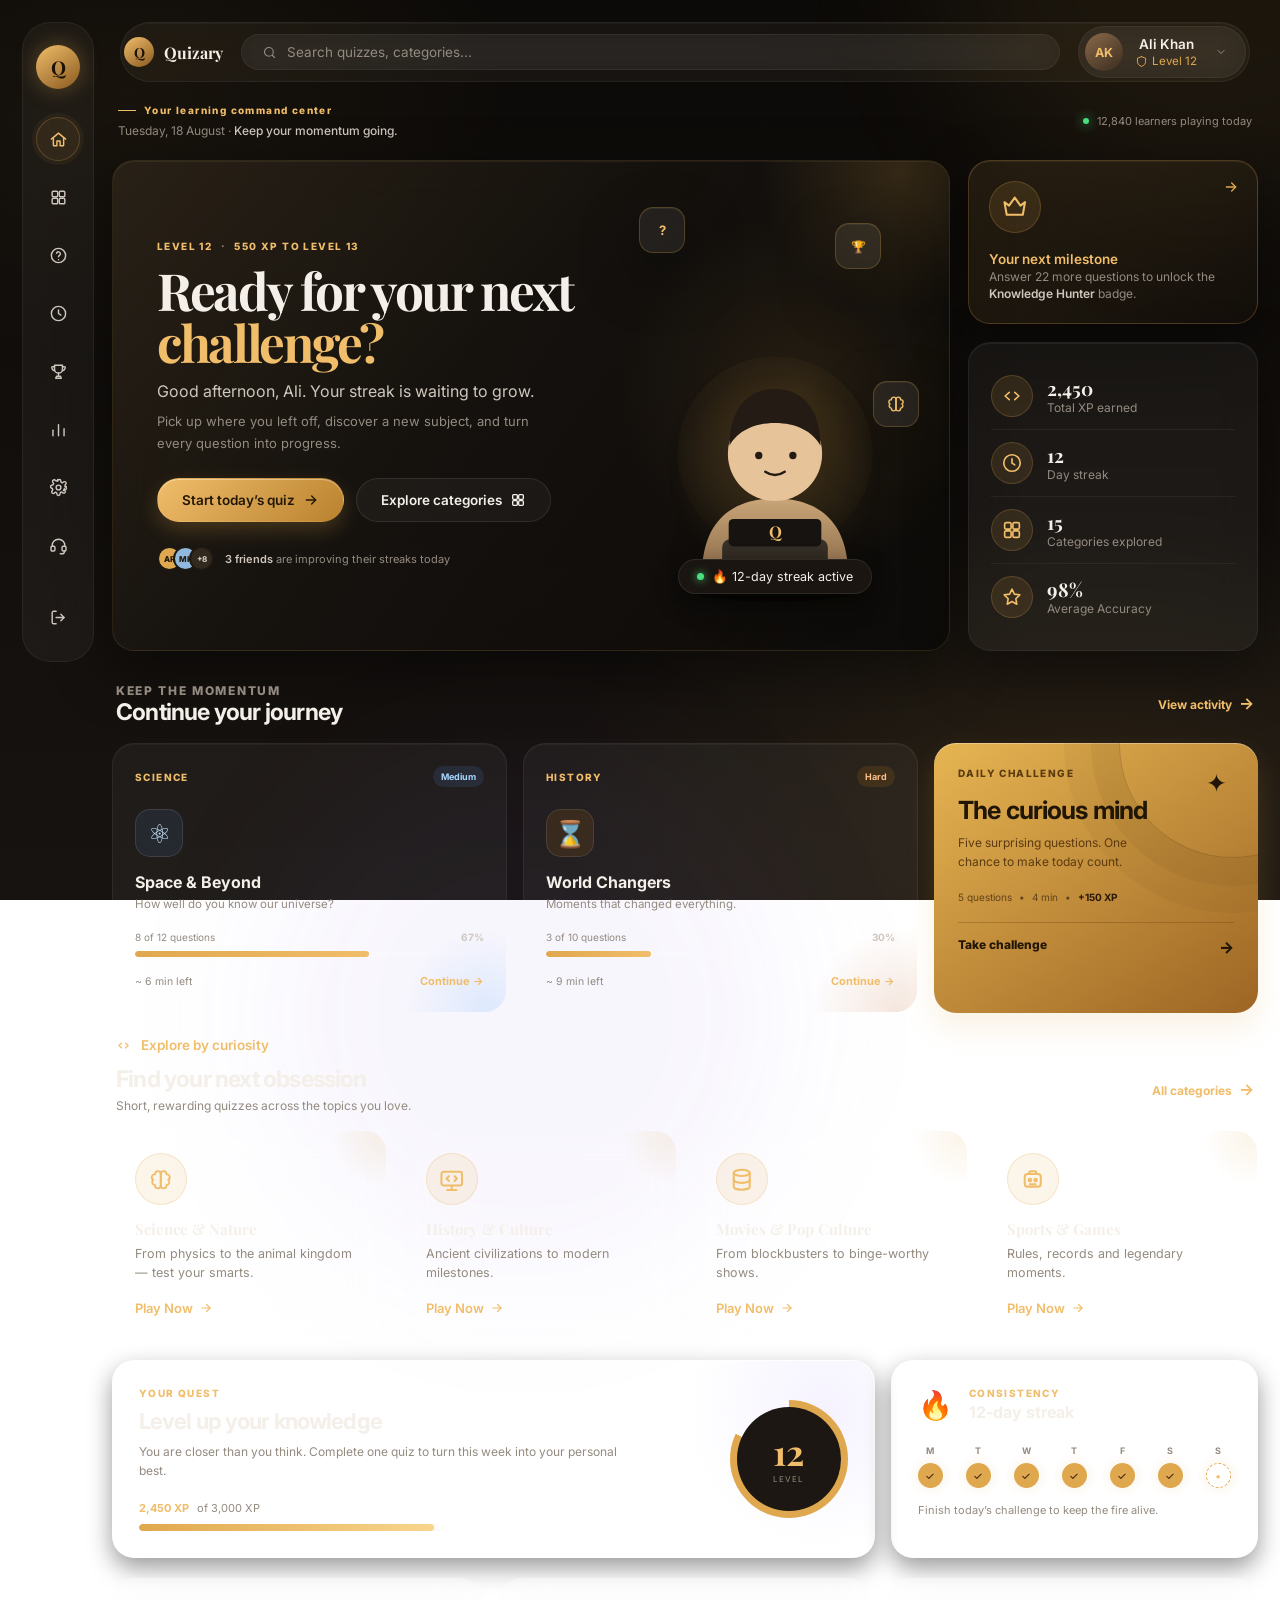
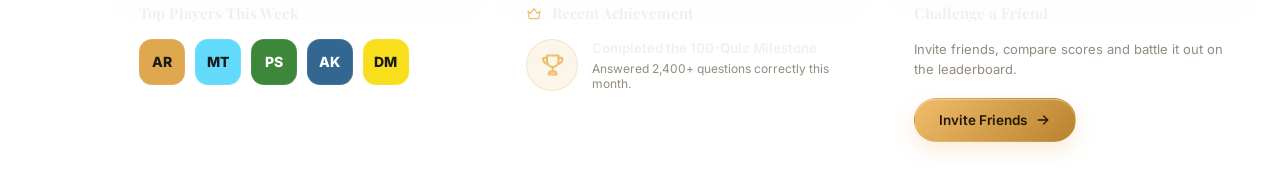
<file: index.html>
<!DOCTYPE html>
<html lang="en">
<head>
<meta charset="UTF-8">
<meta name="viewport" content="width=device-width, initial-scale=1.0">
<title>Quizary — Home</title>
<link rel="preconnect" href="https://fonts.googleapis.com">
<link rel="preconnect" href="https://fonts.gstatic.com" crossorigin>
<link href="https://fonts.googleapis.com/css2?family=Playfair+Display:wght@600;700&family=Inter:wght@400;500;600;700&display=swap" rel="stylesheet">
<link rel="stylesheet" href="assets/css/variables.css">
<link rel="stylesheet" href="assets/css/base.css">
<link rel="stylesheet" href="assets/css/sidebar.css">
<link rel="stylesheet" href="assets/css/topbar.css">
<link rel="stylesheet" href="assets/css/components.css">
<link rel="stylesheet" href="assets/css/home.css">
</head>
<body>

  <!-- ================= SIDEBAR ================= -->
  <nav class="sidebar" aria-label="Primary">
    <div class="sb-logo">Q</div>

    <a href="index.html" class="sb-icon active" aria-current="page">
      <svg viewBox="0 0 24 24" fill="none" stroke="currentColor" stroke-width="1.8" stroke-linecap="round" stroke-linejoin="round"><path d="M3 11.5 12 4l9 7.5"/><path d="M5.5 10v9a1 1 0 0 0 1 1H10v-6h4v6h3.5a1 1 0 0 0 1-1v-9"/></svg>
      <span class="sb-tooltip">Home</span>
    </a>

    <a href="categories.html" class="sb-icon">
      <svg viewBox="0 0 24 24" fill="none" stroke="currentColor" stroke-width="1.8" stroke-linecap="round" stroke-linejoin="round"><rect x="4" y="4" width="7" height="7" rx="1.5"/><rect x="13" y="4" width="7" height="7" rx="1.5"/><rect x="4" y="13" width="7" height="7" rx="1.5"/><rect x="13" y="13" width="7" height="7" rx="1.5"/></svg>
      <span class="sb-tooltip">Categories</span>
    </a>

    <a href="quizinterface.html" class="sb-icon">
      <svg viewBox="0 0 24 24" fill="none" stroke="currentColor" stroke-width="1.8" stroke-linecap="round" stroke-linejoin="round"><circle cx="12" cy="12" r="9"/><path d="M9.5 9.2a2.5 2.5 0 0 1 4.9.8c0 1.7-2.4 2-2.4 3.6"/><path d="M12 17.2v.1"/></svg>
      <span class="sb-tooltip">Quiz</span>
    </a>

    <a href="history.html" class="sb-icon">
      <svg viewBox="0 0 24 24" fill="none" stroke="currentColor" stroke-width="1.8" stroke-linecap="round" stroke-linejoin="round"><circle cx="12" cy="12" r="9"/><path d="M12 7.5V12l3 2"/></svg>
      <span class="sb-tooltip">History</span>
    </a>

    <a href="results.html" class="sb-icon">
      <svg viewBox="0 0 24 24" fill="none" stroke="currentColor" stroke-width="1.8" stroke-linecap="round" stroke-linejoin="round"><path d="M7 4h10v5a5 5 0 0 1-10 0V4Z"/><path d="M7 6H4.5a1 1 0 0 0-1 1.3l.6 1.6A3 3 0 0 0 7 11"/><path d="M17 6h2.5a1 1 0 0 1 1 1.3l-.6 1.6A3 3 0 0 1 17 11"/><path d="M12 14v3"/><path d="M8.5 20.5h7l-1-2.5h-5l-1 2.5Z"/></svg>
      <span class="sb-tooltip">Result</span>
    </a>

    <a href="leaderboard.html" class="sb-icon">
      <svg viewBox="0 0 24 24" fill="none" stroke="currentColor" stroke-width="1.8" stroke-linecap="round" stroke-linejoin="round"><path d="M5 20V13"/><path d="M12 20V6"/><path d="M19 20v-9"/></svg>
      <span class="sb-tooltip">Leaderboard</span>
    </a>

    <a href="setting.html" class="sb-icon">
      <svg viewBox="0 0 24 24" fill="none" stroke="currentColor" stroke-width="1.8" stroke-linecap="round" stroke-linejoin="round"><circle cx="12" cy="12" r="3"/><path d="M19.4 13.5a1.7 1.7 0 0 0 .3 1.9l.1.1a2 2 0 1 1-2.8 2.8l-.1-.1a1.7 1.7 0 0 0-1.9-.3 1.7 1.7 0 0 0-1 1.6V20a2 2 0 1 1-4 0v-.2a1.7 1.7 0 0 0-1-1.5 1.7 1.7 0 0 0-1.9.3l-.1.1a2 2 0 1 1-2.8-2.8l.1-.1a1.7 1.7 0 0 0 .3-1.9 1.7 1.7 0 0 0-1.6-1H4a2 2 0 1 1 0-4h.2a1.7 1.7 0 0 0 1.5-1 1.7 1.7 0 0 0-.3-1.9l-.1-.1a2 2 0 1 1 2.8-2.8l.1.1a1.7 1.7 0 0 0 1.9.3H10a1.7 1.7 0 0 0 1-1.6V4a2 2 0 1 1 4 0v.2a1.7 1.7 0 0 0 1 1.6 1.7 1.7 0 0 0 1.9-.3l.1-.1a2 2 0 1 1 2.8 2.8l-.1.1a1.7 1.7 0 0 0-.3 1.9V10a1.7 1.7 0 0 0 1.6 1H20a2 2 0 1 1 0 4h-.2a1.7 1.7 0 0 0-1.6 1Z"/></svg>
      <span class="sb-tooltip">Settings</span>
    </a>

    <a href="support.html" class="sb-icon">
      <svg viewBox="0 0 24 24" fill="none" stroke="currentColor" stroke-width="1.8" stroke-linecap="round" stroke-linejoin="round"><path d="M4 13v-1a8 8 0 0 1 16 0v1"/><rect x="2.5" y="13" width="5" height="6" rx="1.5"/><rect x="16.5" y="13" width="5" height="6" rx="1.5"/><path d="M19.5 19v.5a3 3 0 0 1-3 3h-2.3"/></svg>
      <span class="sb-tooltip">Support</span>
    </a>

    <div class="sb-spacer"></div>

    <a href="login.html" class="sb-icon">
      <svg viewBox="0 0 24 24" fill="none" stroke="currentColor" stroke-width="1.8" stroke-linecap="round" stroke-linejoin="round"><path d="M9 4H6a2 2 0 0 0-2 2v12a2 2 0 0 0 2 2h3"/><path d="M15 16l4-4-4-4"/><path d="M19 12H9"/></svg>
      <span class="sb-tooltip">Log out</span>
    </a>
  </nav>

    <div class="sidebar-overlay" id="sidebarOverlay"></div>

  <!-- ================= MAIN ================= -->
  <main class="main-col">

    <header class="top-bar panel">
      <button class="menu-toggle" id="menuToggle" aria-label="Open menu" aria-expanded="false">
        <svg viewBox="0 0 24 24" fill="none" stroke="currentColor" stroke-width="2" stroke-linecap="round" stroke-linejoin="round"><path d="M4 6h16M4 12h16M4 18h16"/></svg>
      </button>
      <div class="brand">
        <span class="brand-mark">Q</span>
        <span class="brand-word">Quizary</span>
      </div>

      <label class="search">
        <svg viewBox="0 0 24 24" fill="none" stroke="currentColor" stroke-width="1.8" stroke-linecap="round" stroke-linejoin="round"><circle cx="11" cy="11" r="7"/><path d="m20 20-3.2-3.2"/></svg>
        <input type="text" placeholder="Search quizzes, categories...">
      </label>

      <div class="profile-wrap">
        <button class="profile" aria-expanded="false" aria-haspopup="true">
          <div class="avatar avatar-fallback">AK</div>
          <div>
            <div class="profile-name">Ali Khan</div>
            <div class="profile-level">
              <svg viewBox="0 0 24 24" fill="none" stroke="currentColor" stroke-width="1.8" stroke-linecap="round" stroke-linejoin="round"><path d="M12 3 4.5 6v6c0 4.5 3 7.5 7.5 9 4.5-1.5 7.5-4.5 7.5-9V6L12 3Z"/></svg>
              Level 12
            </div>
          </div>
          <svg class="chev" viewBox="0 0 24 24" fill="none" stroke="currentColor" stroke-width="2" stroke-linecap="round" stroke-linejoin="round"><path d="m6 9 6 6 6-6"/></svg>
        </button>
        <div class="profile-menu">
          <a href="profile.html">My Profile</a>
          <a href="#">Achievements</a>
          <a href="#">Settings</a>
          <a href="login.html">Log out</a>
        </div>
      </div>
    </header>

    <section class="dashboard-welcome" aria-label="Dashboard overview">
      <div>
        <p class="eyebrow"><span></span> Your learning command center</p>
        <p class="welcome-copy">Tuesday, 18 August · <strong>Keep your momentum going.</strong></p>
      </div>
      <div class="welcome-meta">
        <span class="online-dot"></span>
        <span>12,840 learners playing today</span>
      </div>
    </section>

    <!-- ============ HERO ============ -->
    <section class="hero-row">

      <div class="hero-card panel">
        <div class="hero-text">
          <p class="hero-kicker">LEVEL 12 <span>·</span> 550 XP TO LEVEL 13</p>
          <h1 class="hero-title">Ready for your next <span class="accent">challenge?</span></h1>
          <p class="hero-role">Good afternoon, Ali. Your streak is waiting to grow.</p>
          <p class="hero-desc">Pick up where you left off, discover a new subject, and turn every question into progress.</p>

          <div class="hero-actions">
            <a href="quiz.html?subject=geography" class="btn btn-primary">
              Start today’s quiz
              <svg viewBox="0 0 24 24" fill="none" stroke="currentColor" stroke-width="2" stroke-linecap="round" stroke-linejoin="round"><path d="M5 12h14"/><path d="m13 6 6 6-6 6"/></svg>
            </a>
            <a href="categories.html" class="btn btn-secondary">
              Explore categories
              <svg viewBox="0 0 24 24" fill="none" stroke="currentColor" stroke-width="2" stroke-linecap="round" stroke-linejoin="round"><rect x="4" y="4" width="7" height="7" rx="1.5"/><rect x="13" y="4" width="7" height="7" rx="1.5"/><rect x="4" y="13" width="7" height="7" rx="1.5"/><rect x="13" y="13" width="7" height="7" rx="1.5"/></svg>
            </a>
          </div>

          <div class="hero-proof" aria-label="Learning progress">
            <div class="hero-proof-avatars"><span>AR</span><span>MK</span><span>+8</span></div>
            <p><strong>3 friends</strong> are improving their streaks today</p>
          </div>
        </div>

        <div class="hero-visual">
          <div class="chip chip-code" aria-hidden="true">?</div>
          <div class="chip chip-brain" aria-hidden="true">
            <svg viewBox="0 0 24 24" fill="none" stroke="currentColor" stroke-width="1.6" stroke-linecap="round" stroke-linejoin="round"><path d="M9.5 4.5A2.5 2.5 0 0 0 7 7v.3A2.5 2.5 0 0 0 5.5 12 2.5 2.5 0 0 0 7 16.5V17a2.5 2.5 0 0 0 5 0V7a2.5 2.5 0 0 0-2.5-2.5Z"/><path d="M14.5 4.5A2.5 2.5 0 0 1 17 7v.3a2.5 2.5 0 0 1 1.5 4.7A2.5 2.5 0 0 1 17 16.5V17a2.5 2.5 0 0 1-5 0V7a2.5 2.5 0 0 1 2.5-2.5Z"/></svg>
          </div>
          <div class="chip chip-ai">🏆</div>

          <svg class="hero-illustration" viewBox="0 0 320 340" aria-hidden="true">
            <circle cx="160" cy="150" r="120" fill="url(#glow)"/>
            <defs>
              <radialGradient id="glow" cx="50%" cy="45%" r="60%">
                <stop offset="0%" stop-color="rgba(224,168,78,0.16)"/>
                <stop offset="100%" stop-color="rgba(224,168,78,0)"/>
              </radialGradient>
              <linearGradient id="hood" x1="0" y1="0" x2="0" y2="1">
                <stop offset="0%" stop-color="#c9a578"/>
                <stop offset="100%" stop-color="#8a6a48"/>
              </linearGradient>
              <linearGradient id="lap" x1="0" y1="0" x2="0" y2="1">
                <stop offset="0%" stop-color="#3a332b"/>
                <stop offset="100%" stop-color="#221d17"/>
              </linearGradient>
            </defs>
            <ellipse cx="160" cy="322" rx="95" ry="10" fill="rgba(0,0,0,0.35)"/>
            <path d="M70 300c0-70 40-95 90-95s90 25 90 95Z" fill="url(#hood)"/>
            <circle cx="160" cy="150" r="58" fill="#e7c39a"/>
            <path d="M104 140c0-45 22-70 56-70s56 25 56 70c-10-18-30-28-56-28s-46 10-56 28Z" fill="#241c14"/>
            <circle cx="140" cy="152" r="4.5" fill="#241c14"/>
            <circle cx="182" cy="152" r="4.5" fill="#241c14"/>
            <path d="M148 172q12 8 24 0" fill="none" stroke="#241c14" stroke-width="3" stroke-linecap="round"/>
            <rect x="95" y="255" width="130" height="55" rx="10" fill="url(#lap)"/>
            <rect x="103" y="230" width="114" height="34" rx="6" fill="#161310"/>
            <text x="160" y="253" text-anchor="middle" font-family="Playfair Display, serif" font-weight="700" font-size="20" fill="#f0bd6a">Q</text>
          </svg>

          <div class="badge hero-badge">
            <span class="badge-dot"></span>
            🔥 12-day streak active
          </div>
        </div>
      </div>

      <aside class="hero-side">
        <div class="premium-card panel-gold">
          <div class="icon-circle icon-circle-md">
            <svg viewBox="0 0 24 24" fill="none" stroke="currentColor" stroke-width="1.8" stroke-linecap="round" stroke-linejoin="round"><path d="m3 8 4 3 5-7 5 7 4-3-2 11H5L3 8Z"/></svg>
          </div>
          <div>
            <div class="premium-title">Your next milestone</div>
            <div class="premium-sub">Answer 22 more questions to unlock the <strong>Knowledge Hunter</strong> badge.</div>
          </div>
          <a href="#" class="premium-arrow" aria-label="Upgrade">
            <svg viewBox="0 0 24 24" fill="none" stroke="currentColor" stroke-width="2" stroke-linecap="round" stroke-linejoin="round"><path d="M5 12h14"/><path d="m13 6 6 6-6 6"/></svg>
          </a>
        </div>

        <div class="stat-list panel">
          <div class="stat-row">
            <div class="icon-circle icon-circle-sm">
              <svg viewBox="0 0 24 24" fill="none" stroke="currentColor" stroke-width="1.8" stroke-linecap="round" stroke-linejoin="round"><path d="m9 8-4.5 4L9 16"/><path d="m15 8 4.5 4L15 16"/></svg>
            </div>
            <div>
              <div class="stat-row-num">2,450</div>
              <div class="stat-row-label">Total XP earned</div>
            </div>
          </div>
          <div class="stat-row">
            <div class="icon-circle icon-circle-sm">
              <svg viewBox="0 0 24 24" fill="none" stroke="currentColor" stroke-width="1.8" stroke-linecap="round" stroke-linejoin="round"><circle cx="12" cy="12" r="9"/><path d="M12 7.5V12l3 2"/></svg>
            </div>
            <div>
              <div class="stat-row-num">12</div>
              <div class="stat-row-label">Day streak</div>
            </div>
          </div>
          <div class="stat-row">
            <div class="icon-circle icon-circle-sm">
              <svg viewBox="0 0 24 24" fill="none" stroke="currentColor" stroke-width="1.8" stroke-linecap="round" stroke-linejoin="round"><rect x="4" y="4" width="7" height="7" rx="1.5"/><rect x="13" y="4" width="7" height="7" rx="1.5"/><rect x="4" y="13" width="7" height="7" rx="1.5"/><rect x="13" y="13" width="7" height="7" rx="1.5"/></svg>
            </div>
            <div>
              <div class="stat-row-num">15</div>
              <div class="stat-row-label">Categories explored</div>
            </div>
          </div>
          <div class="stat-row">
            <div class="icon-circle icon-circle-sm">
              <svg viewBox="0 0 24 24" fill="none" stroke="currentColor" stroke-width="1.8" stroke-linecap="round" stroke-linejoin="round"><path d="m12 3.5 2.6 5.4 5.9.8-4.3 4.2 1 5.9-5.2-2.8-5.2 2.8 1-5.9-4.3-4.2 5.9-.8L12 3.5Z"/></svg>
            </div>
            <div>
              <div class="stat-row-num">98%</div>
              <div class="stat-row-label">Average Accuracy</div>
            </div>
          </div>
        </div>
      </aside>
    </section>

    <section class="journey-section" aria-labelledby="journeyTitle">
      <div class="section-heading-row">
        <div>
          <p class="eyebrow">KEEP THE MOMENTUM</p>
          <h2 id="journeyTitle">Continue your journey</h2>
        </div>
        <a class="text-action" href="history.html">View activity <span>→</span></a>
      </div>

      <div class="journey-grid">
        <article class="journey-card panel journey-card--science">
          <div class="journey-card-top"><span class="category-tag">SCIENCE</span><span class="difficulty difficulty--medium">Medium</span></div>
          <div class="journey-icon">⚛</div>
          <h3>Space &amp; Beyond</h3>
          <p>How well do you know our universe?</p>
          <div class="journey-progress-label"><span>8 of 12 questions</span><strong>67%</strong></div>
          <div class="progress-track"><div class="progress-fill" style="width:67%"></div></div>
          <div class="journey-card-footer"><span>~ 6 min left</span><a href="quiz.html?subject=science">Continue <span>→</span></a></div>
        </article>

        <article class="journey-card panel journey-card--history">
          <div class="journey-card-top"><span class="category-tag">HISTORY</span><span class="difficulty difficulty--hard">Hard</span></div>
          <div class="journey-icon">⌛</div>
          <h3>World Changers</h3>
          <p>Moments that changed everything.</p>
          <div class="journey-progress-label"><span>3 of 10 questions</span><strong>30%</strong></div>
          <div class="progress-track"><div class="progress-fill" style="width:30%"></div></div>
          <div class="journey-card-footer"><span>~ 9 min left</span><a href="quiz.html?subject=history">Continue <span>→</span></a></div>
        </article>

        <aside class="daily-challenge" aria-labelledby="dailyTitle">
          <div class="daily-sparkle">✦</div>
          <p class="daily-label">DAILY CHALLENGE</p>
          <h2 id="dailyTitle">The curious mind</h2>
          <p>Five surprising questions. One chance to make today count.</p>
          <div class="daily-details"><span>5 questions</span><span>•</span><span>4 min</span><span>•</span><strong>+150 XP</strong></div>
          <a href="quiz.html?subject=geography" class="daily-button">Take challenge <span>→</span></a>
        </aside>
      </div>
    </section>

    <!-- ============ POPULAR CATEGORIES ============ -->
    <section id="work">
      <div class="section-header">
        <svg viewBox="0 0 24 24" fill="none" stroke="currentColor" stroke-width="1.8" stroke-linecap="round" stroke-linejoin="round"><path d="m9 8-4.5 4L9 16"/><path d="m15 8 4.5 4L15 16"/></svg>
        Explore by curiosity
      </div>

      <div class="section-heading-row category-heading">
        <div><h2>Find your next obsession</h2><p>Short, rewarding quizzes across the topics you love.</p></div>
        <a class="text-action" href="categories.html">All categories <span>→</span></a>
      </div>

      <div class="feature-grid">
        <div class="feature-card panel">
          <div class="icon-circle icon-circle-md">
            <svg viewBox="0 0 24 24" fill="none" stroke="currentColor" stroke-width="1.6" stroke-linecap="round" stroke-linejoin="round"><path d="M9.5 4.5A2.5 2.5 0 0 0 7 7v.3A2.5 2.5 0 0 0 5.5 12 2.5 2.5 0 0 0 7 16.5V17a2.5 2.5 0 0 0 5 0V7a2.5 2.5 0 0 0-2.5-2.5Z"/><path d="M14.5 4.5A2.5 2.5 0 0 1 17 7v.3a2.5 2.5 0 0 1 1.5 4.7A2.5 2.5 0 0 1 17 16.5V17a2.5 2.5 0 0 1-5 0V7a2.5 2.5 0 0 1 2.5-2.5Z"/></svg>
          </div>
          <h3 class="feature-title">Science &amp; Nature</h3>
          <p class="feature-desc">From physics to the animal kingdom — test your smarts.</p>
          <a href="quiz.html?subject=science" class="feature-link">Play Now
            <svg viewBox="0 0 24 24" fill="none" stroke="currentColor" stroke-width="2" stroke-linecap="round" stroke-linejoin="round"><path d="M5 12h14"/><path d="m13 6 6 6-6 6"/></svg>
          </a>
        </div>

        <div class="feature-card panel">
          <div class="icon-circle icon-circle-md">
            <svg viewBox="0 0 24 24" fill="none" stroke="currentColor" stroke-width="1.8" stroke-linecap="round" stroke-linejoin="round"><rect x="3" y="5" width="18" height="12" rx="2"/><path d="M8 21h8"/><path d="M12 17v4"/><path d="m9.5 9-2 2 2 2"/><path d="m14.5 9 2 2-2 2"/></svg>
          </div>
          <h3 class="feature-title">History &amp; Culture</h3>
          <p class="feature-desc">Ancient civilizations to modern milestones.</p>
          <a href="quiz.html?subject=history" class="feature-link">Play Now
            <svg viewBox="0 0 24 24" fill="none" stroke="currentColor" stroke-width="2" stroke-linecap="round" stroke-linejoin="round"><path d="M5 12h14"/><path d="m13 6 6 6-6 6"/></svg>
          </a>
        </div>

        <div class="feature-card panel">
          <div class="icon-circle icon-circle-md">
            <svg viewBox="0 0 24 24" fill="none" stroke="currentColor" stroke-width="1.8" stroke-linecap="round" stroke-linejoin="round"><ellipse cx="12" cy="6" rx="7" ry="2.7"/><path d="M5 6v6c0 1.5 3 2.7 7 2.7s7-1.2 7-2.7V6"/><path d="M5 12v6c0 1.5 3 2.7 7 2.7s7-1.2 7-2.7v-6"/></svg>
          </div>
          <h3 class="feature-title">Movies &amp; Pop Culture</h3>
          <p class="feature-desc">From blockbusters to binge-worthy shows.</p>
          <a href="quiz.html?subject=entertainment" class="feature-link">Play Now
            <svg viewBox="0 0 24 24" fill="none" stroke="currentColor" stroke-width="2" stroke-linecap="round" stroke-linejoin="round"><path d="M5 12h14"/><path d="m13 6 6 6-6 6"/></svg>
          </a>
        </div>

        <div class="feature-card panel">
          <div class="icon-circle icon-circle-md">
            <svg viewBox="0 0 24 24" fill="none" stroke="currentColor" stroke-width="1.8" stroke-linecap="round" stroke-linejoin="round"><rect x="5" y="7" width="14" height="11" rx="2.5"/><path d="M9 7V5.5a1 1 0 0 1 1-1h4a1 1 0 0 1 1 1V7"/><circle cx="9.5" cy="12.3" r="1.1"/><circle cx="14.5" cy="12.3" r="1.1"/><path d="M9.5 16h5"/></svg>
          </div>
          <h3 class="feature-title">Sports &amp; Games</h3>
          <p class="feature-desc">Rules, records and legendary moments.</p>
          <a href="quiz.html?subject=sports" class="feature-link">Play Now
            <svg viewBox="0 0 24 24" fill="none" stroke="currentColor" stroke-width="2" stroke-linecap="round" stroke-linejoin="round"><path d="M5 12h14"/><path d="m13 6 6 6-6 6"/></svg>
          </a>
        </div>
      </div>
    </section>

    <section class="progress-zone" aria-labelledby="progressTitle">
      <article class="level-card panel">
        <div class="level-card-copy">
          <p class="eyebrow">YOUR QUEST</p>
          <h2 id="progressTitle">Level up your knowledge</h2>
          <p>You are closer than you think. Complete one quiz to turn this week into your personal best.</p>
          <div class="xp-line"><strong>2,450 XP</strong><span>of 3,000 XP</span></div>
          <div class="xp-track" aria-label="82 percent of level complete"><span style="width:82%"></span></div>
        </div>
        <div class="level-orbit" aria-label="Level 12, 82 percent complete"><div><strong>12</strong><span>LEVEL</span></div></div>
      </article>

      <article class="streak-card panel">
        <div class="streak-title"><span>🔥</span><div><p class="eyebrow">CONSISTENCY</p><h3>12-day streak</h3></div></div>
        <div class="streak-days" aria-label="Quiz activity this week">
          <span><b>M</b><i>✓</i></span><span><b>T</b><i>✓</i></span><span><b>W</b><i>✓</i></span><span><b>T</b><i>✓</i></span><span><b>F</b><i>✓</i></span><span><b>S</b><i>✓</i></span><span class="streak-today"><b>S</b><i>•</i></span>
        </div>
        <p>Finish today’s challenge to keep the fire alive.</p>
      </article>
    </section>

    <!-- ============ BOTTOM ROW ============ -->
    <section class="bottom-grid">

      <div class="panel bottom-card">
        <h3 class="bottom-card-title">Top Players This Week</h3>
        <div class="tech-row">
          <span class="tech-chip tech-chip-badge" style="background:#e0a84e;" title="Aisha R. — 2,410 pts">
            <span class="tech-chip-text" style="color:#1a1a1a;">AR</span>
          </span>
          <span class="tech-chip tech-chip-badge" style="background:#61dafb;" title="Marco T. — 2,290 pts">
            <span class="tech-chip-text" style="color:#1a1a1a;">MT</span>
          </span>
          <span class="tech-chip tech-chip-badge" style="background:#3c873a;" title="Priya S. — 2,180 pts">
            <span class="tech-chip-text" style="color:#fff;">PS</span>
          </span>
          <span class="tech-chip tech-chip-badge" style="background:#336791;" title="You — 1,940 pts">
            <span class="tech-chip-text" style="color:#fff;">AK</span>
          </span>
          <span class="tech-chip tech-chip-badge" style="background:#f7df1e;" title="Diego M. — 1,880 pts">
            <span class="tech-chip-text" style="color:#1a1a1a;">DM</span>
          </span>
        </div>
      </div>

      <div class="panel bottom-card">
        <h3 class="bottom-card-title">
          <svg viewBox="0 0 24 24" fill="none" stroke="currentColor" stroke-width="1.8" stroke-linecap="round" stroke-linejoin="round" style="width:16px;height:16px;color:var(--gold-bright);vertical-align:-3px;margin-right:6px;"><path d="m3 8 4 3 5-7 5 7 4-3-2 11H5L3 8Z"/></svg>
          Recent Achievement
        </h3>
        <div class="achievement-row">
          <div class="icon-circle icon-circle-md">
            <svg viewBox="0 0 24 24" fill="none" stroke="currentColor" stroke-width="1.8" stroke-linecap="round" stroke-linejoin="round"><path d="M7 4h10v5a5 5 0 0 1-10 0V4Z"/><path d="M7 6H4.5a1 1 0 0 0-1 1.3l.6 1.6A3 3 0 0 0 7 11"/><path d="M17 6h2.5a1 1 0 0 1 1 1.3l-.6 1.6A3 3 0 0 1 17 11"/><path d="M12 14v3"/><path d="M8.5 20.5h7l-1-2.5h-5l-1 2.5Z"/></svg>
          </div>
          <div>
            <div class="achievement-title">Completed the 100-Quiz Milestone</div>
            <div class="achievement-sub">Answered 2,400+ questions correctly this month.</div>
          </div>
        </div>
      </div>

      <div class="panel bottom-card">
        <h3 class="bottom-card-title">Challenge a Friend</h3>
        <p class="connect-desc">Invite friends, compare scores and battle it out on the leaderboard.</p>
        <a href="leaderboard.html" class="btn btn-primary">
          Invite Friends
          <svg viewBox="0 0 24 24" fill="none" stroke="currentColor" stroke-width="2" stroke-linecap="round" stroke-linejoin="round"><path d="M5 12h14"/><path d="m13 6 6 6-6 6"/></svg>
        </a>
      </div>

    </section>

  </main>

  <script src="assets/js/home.js"></script>
  <script src="assets/js/nav.js"></script>
  <script src="assets/js/topbar.js"></script>

</body>
</html>
</file>
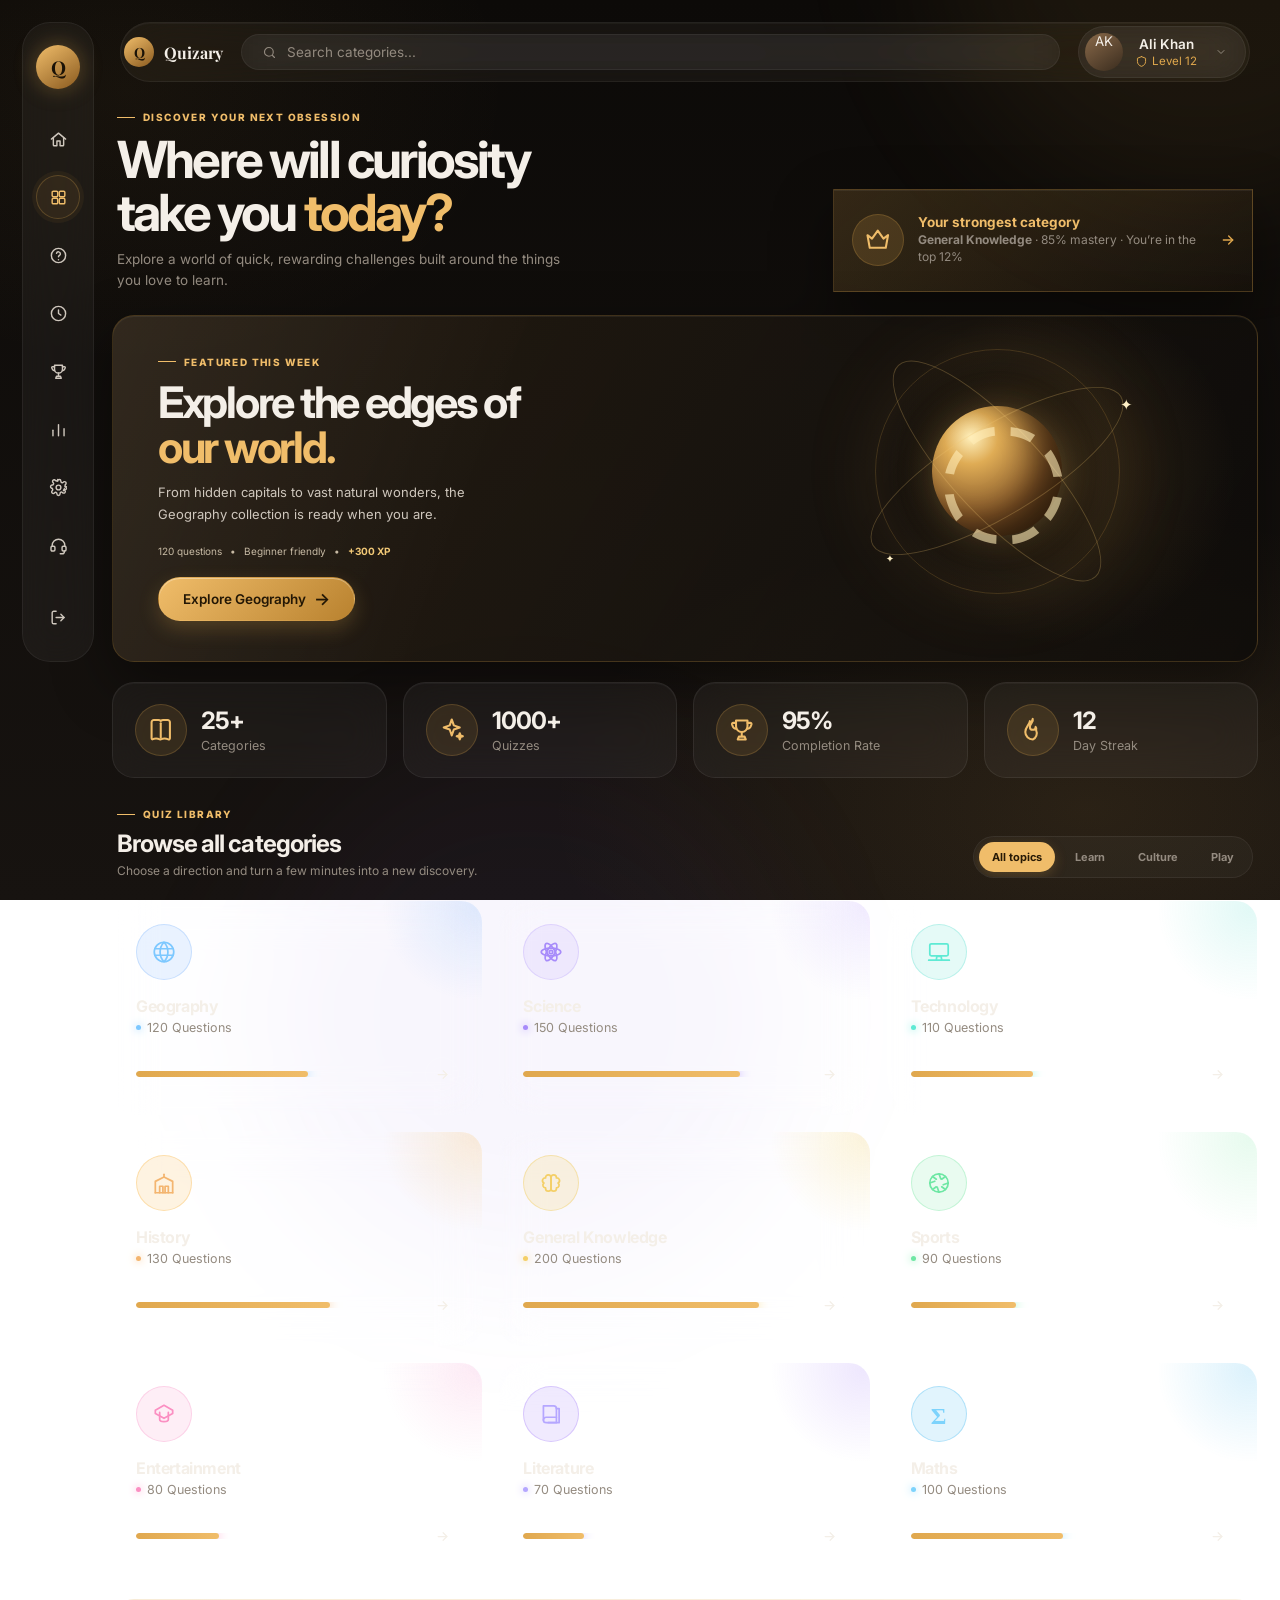
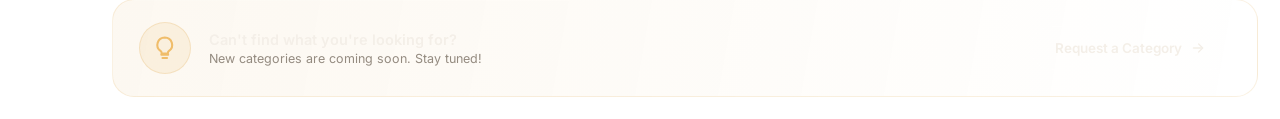
<file: categories.html>
<!DOCTYPE html>
<html lang="en">
<head>
<meta charset="UTF-8">
<meta name="viewport" content="width=device-width, initial-scale=1.0">
<title>Quizary — Categories</title>
<link rel="preconnect" href="https://fonts.googleapis.com">
<link rel="preconnect" href="https://fonts.gstatic.com" crossorigin>
<link href="https://fonts.googleapis.com/css2?family=Playfair+Display:wght@600;700&family=Inter:wght@400;500;600;700&display=swap" rel="stylesheet">
<link rel="stylesheet" href="assets/css/variables.css">
<link rel="stylesheet" href="assets/css/base.css">
<link rel="stylesheet" href="assets/css/sidebar.css">
<link rel="stylesheet" href="assets/css/topbar.css">
<link rel="stylesheet" href="assets/css/components.css">
<link rel="stylesheet" href="assets/css/categories.css">
</head>
<body>

  <!-- ================= SIDEBAR ================= -->
 <nav class="sidebar" aria-label="Primary">
    <div class="sb-logo">Q</div>

    <a href="index.html" class="sb-icon">
      <svg viewBox="0 0 24 24" fill="none" stroke="currentColor" stroke-width="1.8" stroke-linecap="round" stroke-linejoin="round"><path d="M3 11.5 12 4l9 7.5"/><path d="M5.5 10v9a1 1 0 0 0 1 1H10v-6h4v6h3.5a1 1 0 0 0 1-1v-9"/></svg>
      <span class="sb-tooltip">Home</span>
    </a>

    <a href="categories.html" class="sb-icon active" aria-current="page">
      <svg viewBox="0 0 24 24" fill="none" stroke="currentColor" stroke-width="1.8" stroke-linecap="round" stroke-linejoin="round"><rect x="4" y="4" width="7" height="7" rx="1.5"/><rect x="13" y="4" width="7" height="7" rx="1.5"/><rect x="4" y="13" width="7" height="7" rx="1.5"/><rect x="13" y="13" width="7" height="7" rx="1.5"/></svg>
      <span class="sb-tooltip">Categories</span>
    </a>

    <a href="quizinterface.html" class="sb-icon">
      <svg viewBox="0 0 24 24" fill="none" stroke="currentColor" stroke-width="1.8" stroke-linecap="round" stroke-linejoin="round"><circle cx="12" cy="12" r="9"/><path d="M9.5 9.2a2.5 2.5 0 0 1 4.9.8c0 1.7-2.4 2-2.4 3.6"/><path d="M12 17.2v.1"/></svg>
      <span class="sb-tooltip">Quiz</span>
    </a>

    <a href="history.html" class="sb-icon">
      <svg viewBox="0 0 24 24" fill="none" stroke="currentColor" stroke-width="1.8" stroke-linecap="round" stroke-linejoin="round"><circle cx="12" cy="12" r="9"/><path d="M12 7.5V12l3 2"/></svg>
      <span class="sb-tooltip">History</span>
    </a>

    <a href="results.html" class="sb-icon">
      <svg viewBox="0 0 24 24" fill="none" stroke="currentColor" stroke-width="1.8" stroke-linecap="round" stroke-linejoin="round"><path d="M7 4h10v5a5 5 0 0 1-10 0V4Z"/><path d="M7 6H4.5a1 1 0 0 0-1 1.3l.6 1.6A3 3 0 0 0 7 11"/><path d="M17 6h2.5a1 1 0 0 1 1 1.3l-.6 1.6A3 3 0 0 1 17 11"/><path d="M12 14v3"/><path d="M8.5 20.5h7l-1-2.5h-5l-1 2.5Z"/></svg>
      <span class="sb-tooltip">Result</span>
    </a>

    <a href="leaderboard.html" class="sb-icon">
      <svg viewBox="0 0 24 24" fill="none" stroke="currentColor" stroke-width="1.8" stroke-linecap="round" stroke-linejoin="round"><path d="M5 20V13"/><path d="M12 20V6"/><path d="M19 20v-9"/></svg>
      <span class="sb-tooltip">Leaderboard</span>
    </a>

    <a href="setting.html" class="sb-icon">
      <svg viewBox="0 0 24 24" fill="none" stroke="currentColor" stroke-width="1.8" stroke-linecap="round" stroke-linejoin="round"><circle cx="12" cy="12" r="3"/><path d="M19.4 13.5a1.7 1.7 0 0 0 .3 1.9l.1.1a2 2 0 1 1-2.8 2.8l-.1-.1a1.7 1.7 0 0 0-1.9-.3 1.7 1.7 0 0 0-1 1.6V20a2 2 0 1 1-4 0v-.2a1.7 1.7 0 0 0-1-1.5 1.7 1.7 0 0 0-1.9.3l-.1.1a2 2 0 1 1-2.8-2.8l.1-.1a1.7 1.7 0 0 0 .3-1.9 1.7 1.7 0 0 0-1.6-1H4a2 2 0 1 1 0-4h.2a1.7 1.7 0 0 0 1.5-1 1.7 1.7 0 0 0-.3-1.9l-.1-.1a2 2 0 1 1 2.8-2.8l.1.1a1.7 1.7 0 0 0 1.9.3H10a1.7 1.7 0 0 0 1-1.6V4a2 2 0 1 1 4 0v.2a1.7 1.7 0 0 0 1 1.6 1.7 1.7 0 0 0 1.9-.3l.1-.1a2 2 0 1 1 2.8 2.8l-.1.1a1.7 1.7 0 0 0-.3 1.9V10a1.7 1.7 0 0 0 1.6 1H20a2 2 0 1 1 0 4h-.2a1.7 1.7 0 0 0-1.6 1Z"/></svg>
      <span class="sb-tooltip">Settings</span>
    </a>

    <a href="support.html" class="sb-icon">
      <svg viewBox="0 0 24 24" fill="none" stroke="currentColor" stroke-width="1.8" stroke-linecap="round" stroke-linejoin="round"><path d="M4 13v-1a8 8 0 0 1 16 0v1"/><rect x="2.5" y="13" width="5" height="6" rx="1.5"/><rect x="16.5" y="13" width="5" height="6" rx="1.5"/><path d="M19.5 19v.5a3 3 0 0 1-3 3h-2.3"/></svg>
      <span class="sb-tooltip">Support</span>
    </a>

    <div class="sb-spacer"></div>

    <a href="login.html" class="sb-icon">
      <svg viewBox="0 0 24 24" fill="none" stroke="currentColor" stroke-width="1.8" stroke-linecap="round" stroke-linejoin="round"><path d="M9 4H6a2 2 0 0 0-2 2v12a2 2 0 0 0 2 2h3"/><path d="M15 16l4-4-4-4"/><path d="M19 12H9"/></svg>
      <span class="sb-tooltip">Log out</span>
    </a>
  </nav>

    <div class="sidebar-overlay" id="sidebarOverlay"></div>

  <!-- ================= MAIN ================= -->
  <main class="main-col">

    <header class="top-bar panel">
        <button class="menu-toggle" id="menuToggle" aria-label="Open menu" aria-expanded="false">
        <svg viewBox="0 0 24 24" fill="none" stroke="currentColor" stroke-width="2" stroke-linecap="round" stroke-linejoin="round"><path d="M4 6h16M4 12h16M4 18h16"/></svg>
      </button>
      <div class="brand">
        <span class="brand-mark">Q</span>
        <span class="brand-word">Quizary</span>
      </div>

      <label class="search">
        <svg viewBox="0 0 24 24" fill="none" stroke="currentColor" stroke-width="1.8" stroke-linecap="round" stroke-linejoin="round"><circle cx="11" cy="11" r="7"/><path d="m20 20-3.2-3.2"/></svg>
        <input type="text" placeholder="Search categories...">
      </label>

      <div class="profile-wrap">
        <button class="profile" aria-expanded="false" aria-haspopup="true">
          <div class="avatar avatar-fallback">AK</div>
          <div>
            <div class="profile-name">Ali Khan</div>
            <div class="profile-level">
              <svg viewBox="0 0 24 24" fill="none" stroke="currentColor" stroke-width="1.8" stroke-linecap="round" stroke-linejoin="round"><path d="M12 3 4.5 6v6c0 4.5 3 7.5 7.5 9 4.5-1.5 7.5-4.5 7.5-9V6L12 3Z"/></svg>
              Level 12
            </div>
          </div>
          <svg class="chev" viewBox="0 0 24 24" fill="none" stroke="currentColor" stroke-width="2" stroke-linecap="round" stroke-linejoin="round"><path d="m6 9 6 6 6-6"/></svg>
        </button>
        <div class="profile-menu">
          <a href="profile.html">My Profile</a>
          <a href="#">Achievements</a>
          <a href="#">Settings</a>
          <a href="login.html">Log out</a>
        </div>
      </div>
    </header>

    <!-- ============ PAGE HEADER ============ -->
    <section class="cat-header-row">
      <div class="cat-header-text">
        <p class="cat-eyebrow"><span></span> DISCOVER YOUR NEXT OBSESSION</p>
        <h1 class="cat-title">Where will curiosity<br>take you <em>today?</em></h1>
        <p class="cat-subtitle">Explore a world of quick, rewarding challenges built around the things you love to learn.</p>
      </div>

      <div class="premium-card panel-gold cat-premium">
        <div class="icon-circle icon-circle-md">
          <svg viewBox="0 0 24 24" fill="none" stroke="currentColor" stroke-width="1.8" stroke-linecap="round" stroke-linejoin="round"><path d="m3 8 4 3 5-7 5 7 4-3-2 11H5L3 8Z"/></svg>
        </div>
        <div>
          <div class="premium-title">Your strongest category</div>
          <div class="premium-sub"><strong>General Knowledge</strong> · 85% mastery · You’re in the top 12%</div>
        </div>
        <a href="#" class="premium-arrow" aria-label="Upgrade">
          <svg viewBox="0 0 24 24" fill="none" stroke="currentColor" stroke-width="2" stroke-linecap="round" stroke-linejoin="round"><path d="M5 12h14"/><path d="m13 6 6 6-6 6"/></svg>
        </a>
      </div>
    </section>

    <section class="cat-spotlight" aria-labelledby="spotlightTitle">
      <div class="cat-spotlight-copy">
        <p class="cat-eyebrow"><span></span> FEATURED THIS WEEK</p>
        <h2 id="spotlightTitle">Explore the edges of<br><em>our world.</em></h2>
        <p>From hidden capitals to vast natural wonders, the Geography collection is ready when you are.</p>
        <div class="spotlight-meta"><span>120 questions</span><span>•</span><span>Beginner friendly</span><span>•</span><strong>+300 XP</strong></div>
        <a href="quiz.html?subject=geography" class="btn btn-primary">Explore Geography <span>→</span></a>
      </div>
      <div class="spotlight-orb" aria-hidden="true"><div class="orb-ring orb-ring--one"></div><div class="orb-ring orb-ring--two"></div><span>◌</span><i>✦</i><b>✦</b></div>
    </section>

    <!-- ============ SUMMARY STATS ============ -->
    <section class="cat-stats-row">
      <div class="panel cat-stat-card">
        <div class="icon-circle icon-circle-md">
          <svg viewBox="0 0 24 24" fill="none" stroke="currentColor" stroke-width="1.8" stroke-linecap="round" stroke-linejoin="round"><path d="M4 19.5V5.5a2 2 0 0 1 2-2h4a3 3 0 0 1 2 .8 3 3 0 0 1 2-.8h4a2 2 0 0 1 2 2v14a1 1 0 0 1-1.4.9 8 8 0 0 0-6.6 0 1 1 0 0 1-.8 0 8 8 0 0 0-6.6 0A1 1 0 0 1 4 19.5Z"/><path d="M12 6.3V19"/></svg>
        </div>
        <div>
          <div class="cat-stat-num">25+</div>
          <div class="cat-stat-label">Categories</div>
        </div>
      </div>

      <div class="panel cat-stat-card">
        <div class="icon-circle icon-circle-md">
          <svg viewBox="0 0 24 24" fill="none" stroke="currentColor" stroke-width="1.8" stroke-linecap="round" stroke-linejoin="round"><path d="m12 3 1.8 5.2L19 10l-5.2 1.8L12 17l-1.8-5.2L5 10l5.2-1.8L12 3Z"/><path d="M19 15l.7 2 2 .7-2 .7-.7 2-.7-2-2-.7 2-.7.7-2Z"/></svg>
        </div>
        <div>
          <div class="cat-stat-num">1000+</div>
          <div class="cat-stat-label">Quizzes</div>
        </div>
      </div>

      <div class="panel cat-stat-card">
        <div class="icon-circle icon-circle-md">
          <svg viewBox="0 0 24 24" fill="none" stroke="currentColor" stroke-width="1.8" stroke-linecap="round" stroke-linejoin="round"><path d="M7 4h10v5a5 5 0 0 1-10 0V4Z"/><path d="M7 6H4.5a1 1 0 0 0-1 1.3l.6 1.6A3 3 0 0 0 7 11"/><path d="M17 6h2.5a1 1 0 0 1 1 1.3l-.6 1.6A3 3 0 0 1 17 11"/><path d="M12 14v3"/><path d="M8.5 20.5h7l-1-2.5h-5l-1 2.5Z"/></svg>
        </div>
        <div>
          <div class="cat-stat-num">95%</div>
          <div class="cat-stat-label">Completion Rate</div>
        </div>
      </div>

      <div class="panel cat-stat-card">
        <div class="icon-circle icon-circle-md">
          <svg viewBox="0 0 24 24" fill="none" stroke="currentColor" stroke-width="1.8" stroke-linecap="round" stroke-linejoin="round"><path d="M12 2.5c1 3-2.5 4-2.5 7a2.5 2.5 0 0 0 5 0c1.2 1.4.5 3 .5 3a6 6 0 0 1-3 8 6.5 6.5 0 0 1-6.5-6.5c0-4.5 3.5-6 4-9.5.7 1 1.5 1.3 2.5-2Z"/></svg>
        </div>
        <div>
          <div class="cat-stat-num">12</div>
          <div class="cat-stat-label">Day Streak</div>
        </div>
      </div>
    </section>

    <section class="cat-library-head" aria-labelledby="libraryTitle">
      <div>
        <p class="cat-eyebrow"><span></span> QUIZ LIBRARY</p>
        <h2 id="libraryTitle">Browse all categories</h2>
        <p>Choose a direction and turn a few minutes into a new discovery.</p>
      </div>
      <div class="cat-filters" aria-label="Filter categories" role="tablist">
        <button type="button" class="cat-filter is-active" data-filter="all" role="tab" aria-selected="true">All topics</button>
        <button type="button" class="cat-filter" data-filter="learn" role="tab" aria-selected="false">Learn</button>
        <button type="button" class="cat-filter" data-filter="culture" role="tab" aria-selected="false">Culture</button>
        <button type="button" class="cat-filter" data-filter="play" role="tab" aria-selected="false">Play</button>
      </div>
    </section>

    <!-- ============ CATEGORY GRID ============ -->
    <section class="cat-grid">

      <a href="quiz.html?subject=geography" class="panel cat-card cat-card--geography" data-category="learn" data-name="geography">
        <div class="icon-circle icon-circle-lg">
          <svg viewBox="0 0 24 24" fill="none" stroke="currentColor" stroke-width="1.6" stroke-linecap="round" stroke-linejoin="round"><circle cx="12" cy="12" r="9"/><path d="M12 3a13 13 0 0 0 0 18 13 13 0 0 0 0-18Z"/><path d="M3.5 9h17M3.5 15h17"/></svg>
        </div>
        <div class="cat-card-text">
          <h3 class="cat-card-title">Geography</h3>
          <p class="cat-card-sub">120 Questions</p>
        </div>
        <div class="cat-progress-row">
          <div class="cat-progress"><div class="cat-progress-fill" style="width:62%"></div></div>
          <span class="cat-go" aria-hidden="true">
            <svg viewBox="0 0 24 24" fill="none" stroke="currentColor" stroke-width="2" stroke-linecap="round" stroke-linejoin="round"><path d="M5 12h14"/><path d="m13 6 6 6-6 6"/></svg>
          </span>
        </div>
      </a>

      <a href="quiz.html?subject=science" class="panel cat-card cat-card--science" data-category="learn" data-name="science">
        <div class="icon-circle icon-circle-lg">
          <svg viewBox="0 0 24 24" fill="none" stroke="currentColor" stroke-width="1.6" stroke-linecap="round" stroke-linejoin="round"><circle cx="12" cy="12" r="1.6"/><ellipse cx="12" cy="12" rx="9" ry="3.6"/><ellipse cx="12" cy="12" rx="9" ry="3.6" transform="rotate(60 12 12)"/><ellipse cx="12" cy="12" rx="9" ry="3.6" transform="rotate(120 12 12)"/></svg>
        </div>
        <div class="cat-card-text">
          <h3 class="cat-card-title">Science</h3>
          <p class="cat-card-sub">150 Questions</p>
        </div>
        <div class="cat-progress-row">
          <div class="cat-progress"><div class="cat-progress-fill" style="width:78%"></div></div>
          <span class="cat-go" aria-hidden="true">
            <svg viewBox="0 0 24 24" fill="none" stroke="currentColor" stroke-width="2" stroke-linecap="round" stroke-linejoin="round"><path d="M5 12h14"/><path d="m13 6 6 6-6 6"/></svg>
          </span>
        </div>
      </a>

      <a href="quiz.html?subject=technology" class="panel cat-card cat-card--technology" data-category="learn" data-name="technology">
        <div class="icon-circle icon-circle-lg">
          <svg viewBox="0 0 24 24" fill="none" stroke="currentColor" stroke-width="1.6" stroke-linecap="round" stroke-linejoin="round"><rect x="3.5" y="4.5" width="17" height="11" rx="1.5"/><path d="M2.5 19.5h19"/><path d="M9.5 19.5 10 16h4l.5 3.5"/></svg>
        </div>
        <div class="cat-card-text">
          <h3 class="cat-card-title">Technology</h3>
          <p class="cat-card-sub">110 Questions</p>
        </div>
        <div class="cat-progress-row">
          <div class="cat-progress"><div class="cat-progress-fill" style="width:44%"></div></div>
          <span class="cat-go" aria-hidden="true">
            <svg viewBox="0 0 24 24" fill="none" stroke="currentColor" stroke-width="2" stroke-linecap="round" stroke-linejoin="round"><path d="M5 12h14"/><path d="m13 6 6 6-6 6"/></svg>
          </span>
        </div>
      </a>

      <a href="quiz.html?subject=history" class="panel cat-card cat-card--history" data-category="culture" data-name="history">
        <div class="icon-circle icon-circle-lg">
          <svg viewBox="0 0 24 24" fill="none" stroke="currentColor" stroke-width="1.6" stroke-linecap="round" stroke-linejoin="round"><path d="M4 21V10.5l8-4 8 4V21"/><path d="M4 21h16"/><path d="M8 21v-6h3v6M13 21v-6h3v6"/><path d="M12 6.5V4"/></svg>
        </div>
        <div class="cat-card-text">
          <h3 class="cat-card-title">History</h3>
          <p class="cat-card-sub">130 Questions</p>
        </div>
        <div class="cat-progress-row">
          <div class="cat-progress"><div class="cat-progress-fill" style="width:70%"></div></div>
          <span class="cat-go" aria-hidden="true">
            <svg viewBox="0 0 24 24" fill="none" stroke="currentColor" stroke-width="2" stroke-linecap="round" stroke-linejoin="round"><path d="M5 12h14"/><path d="m13 6 6 6-6 6"/></svg>
          </span>
        </div>
      </a>

      <a href="quiz.html?subject=general-knowledge" class="panel cat-card cat-card--knowledge" data-category="learn" data-name="general knowledge">
        <div class="icon-circle icon-circle-lg">
          <svg viewBox="0 0 24 24" fill="none" stroke="currentColor" stroke-width="1.6" stroke-linecap="round" stroke-linejoin="round"><path d="M9.5 4.5A2.5 2.5 0 0 0 7 7v.3A2.5 2.5 0 0 0 5.5 12 2.5 2.5 0 0 0 7 16.5V17a2.5 2.5 0 0 0 5 0V7a2.5 2.5 0 0 0-2.5-2.5Z"/><path d="M14.5 4.5A2.5 2.5 0 0 1 17 7v.3a2.5 2.5 0 0 1 1.5 4.7A2.5 2.5 0 0 1 17 16.5V17a2.5 2.5 0 0 1-5 0V7a2.5 2.5 0 0 1 2.5-2.5Z"/></svg>
        </div>
        <div class="cat-card-text">
          <h3 class="cat-card-title">General Knowledge</h3>
          <p class="cat-card-sub">200 Questions</p>
        </div>
        <div class="cat-progress-row">
          <div class="cat-progress"><div class="cat-progress-fill" style="width:85%"></div></div>
          <span class="cat-go" aria-hidden="true">
            <svg viewBox="0 0 24 24" fill="none" stroke="currentColor" stroke-width="2" stroke-linecap="round" stroke-linejoin="round"><path d="M5 12h14"/><path d="m13 6 6 6-6 6"/></svg>
          </span>
        </div>
      </a>

      <a href="quiz.html?subject=sports" class="panel cat-card cat-card--sports" data-category="play" data-name="sports">
        <div class="icon-circle icon-circle-lg">
          <svg viewBox="0 0 24 24" fill="none" stroke="currentColor" stroke-width="1.6" stroke-linecap="round" stroke-linejoin="round"><circle cx="12" cy="12" r="8.5"/><path d="m12 3.5 1.6 4.6M12 20.5l-1.6-4.6M3.5 12l4.6-1.6M20.5 12l-4.6 1.6M6 6l3.5 2.5M18 6l-3.5 2.5M6 18l3.5-2.5M18 18l-3.5-2.5"/></svg>
        </div>
        <div class="cat-card-text">
          <h3 class="cat-card-title">Sports</h3>
          <p class="cat-card-sub">90 Questions</p>
        </div>
        <div class="cat-progress-row">
          <div class="cat-progress"><div class="cat-progress-fill" style="width:38%"></div></div>
          <span class="cat-go" aria-hidden="true">
            <svg viewBox="0 0 24 24" fill="none" stroke="currentColor" stroke-width="2" stroke-linecap="round" stroke-linejoin="round"><path d="M5 12h14"/><path d="m13 6 6 6-6 6"/></svg>
          </span>
        </div>
      </a>

      <a href="quiz.html?subject=entertainment" class="panel cat-card cat-card--entertainment" data-category="culture" data-name="entertainment">
        <div class="icon-circle icon-circle-lg">
          <svg viewBox="0 0 24 24" fill="none" stroke="currentColor" stroke-width="1.6" stroke-linecap="round" stroke-linejoin="round"><path d="M4 8.5 12 4l8 4.5v3L12 16l-8-4.5Z"/><path d="M8 10.5V17c0 1 1.8 2 4 2s4-1 4-2v-6.5"/></svg>
        </div>
        <div class="cat-card-text">
          <h3 class="cat-card-title">Entertainment</h3>
          <p class="cat-card-sub">80 Questions</p>
        </div>
        <div class="cat-progress-row">
          <div class="cat-progress"><div class="cat-progress-fill" style="width:30%"></div></div>
          <span class="cat-go" aria-hidden="true">
            <svg viewBox="0 0 24 24" fill="none" stroke="currentColor" stroke-width="2" stroke-linecap="round" stroke-linejoin="round"><path d="M5 12h14"/><path d="m13 6 6 6-6 6"/></svg>
          </span>
        </div>
      </a>

      <a href="quiz.html?subject=literature" class="panel cat-card cat-card--literature" data-category="culture" data-name="literature">
        <div class="icon-circle icon-circle-lg">
          <svg viewBox="0 0 24 24" fill="none" stroke="currentColor" stroke-width="1.6" stroke-linecap="round" stroke-linejoin="round"><path d="M5 4.5h9.5A2.5 2.5 0 0 1 17 7v13H7.5A2.5 2.5 0 0 1 5 17.5v-13Z"/><path d="M17 7h2.5v13H9.5"/><path d="M5 17.5A2.5 2.5 0 0 1 7.5 15H17"/></svg>
        </div>
        <div class="cat-card-text">
          <h3 class="cat-card-title">Literature</h3>
          <p class="cat-card-sub">70 Questions</p>
        </div>
        <div class="cat-progress-row">
          <div class="cat-progress"><div class="cat-progress-fill" style="width:22%"></div></div>
          <span class="cat-go" aria-hidden="true">
            <svg viewBox="0 0 24 24" fill="none" stroke="currentColor" stroke-width="2" stroke-linecap="round" stroke-linejoin="round"><path d="M5 12h14"/><path d="m13 6 6 6-6 6"/></svg>
          </span>
        </div>
      </a>

      <a href="quiz.html?subject=maths" class="panel cat-card cat-card--maths" data-category="learn" data-name="maths mathematics">
        <div class="icon-circle icon-circle-lg cat-icon-sigma">Σ</div>
        <div class="cat-card-text">
          <h3 class="cat-card-title">Maths</h3>
          <p class="cat-card-sub">100 Questions</p>
        </div>
        <div class="cat-progress-row">
          <div class="cat-progress"><div class="cat-progress-fill" style="width:55%"></div></div>
          <span class="cat-go" aria-hidden="true">
            <svg viewBox="0 0 24 24" fill="none" stroke="currentColor" stroke-width="2" stroke-linecap="round" stroke-linejoin="round"><path d="M5 12h14"/><path d="m13 6 6 6-6 6"/></svg>
          </span>
        </div>
      </a>

    </section>

    <!-- ============ REQUEST CATEGORY CTA ============ -->
    <section class="panel cat-request-bar">
      <div class="icon-circle icon-circle-md">
        <svg viewBox="0 0 24 24" fill="none" stroke="currentColor" stroke-width="1.8" stroke-linecap="round" stroke-linejoin="round"><path d="M9 18h6"/><path d="M10 21h4"/><path d="M12 3a6.5 6.5 0 0 0-3.7 11.8c.6.4 1 1.1 1 1.9v.3h5.4v-.3c0-.8.4-1.5 1-1.9A6.5 6.5 0 0 0 12 3Z"/></svg>
      </div>
      <div class="cat-request-text">
        <div class="cat-request-title">Can't find what you're looking for?</div>
        <div class="cat-request-sub">New categories are coming soon. Stay tuned!</div>
      </div>
      <a href="#" class="btn btn-secondary cat-request-btn">
        Request a Category
        <svg viewBox="0 0 24 24" fill="none" stroke="currentColor" stroke-width="2" stroke-linecap="round" stroke-linejoin="round"><path d="M5 12h14"/><path d="m13 6 6 6-6 6"/></svg>
      </a>
    </section>

  </main>

  <script src="assets/js/categories.js"></script>
  <script src="assets/js/nav.js"></script>
  <script src="assets/js/topbar.js"></script>

</body>
</html>
</file>
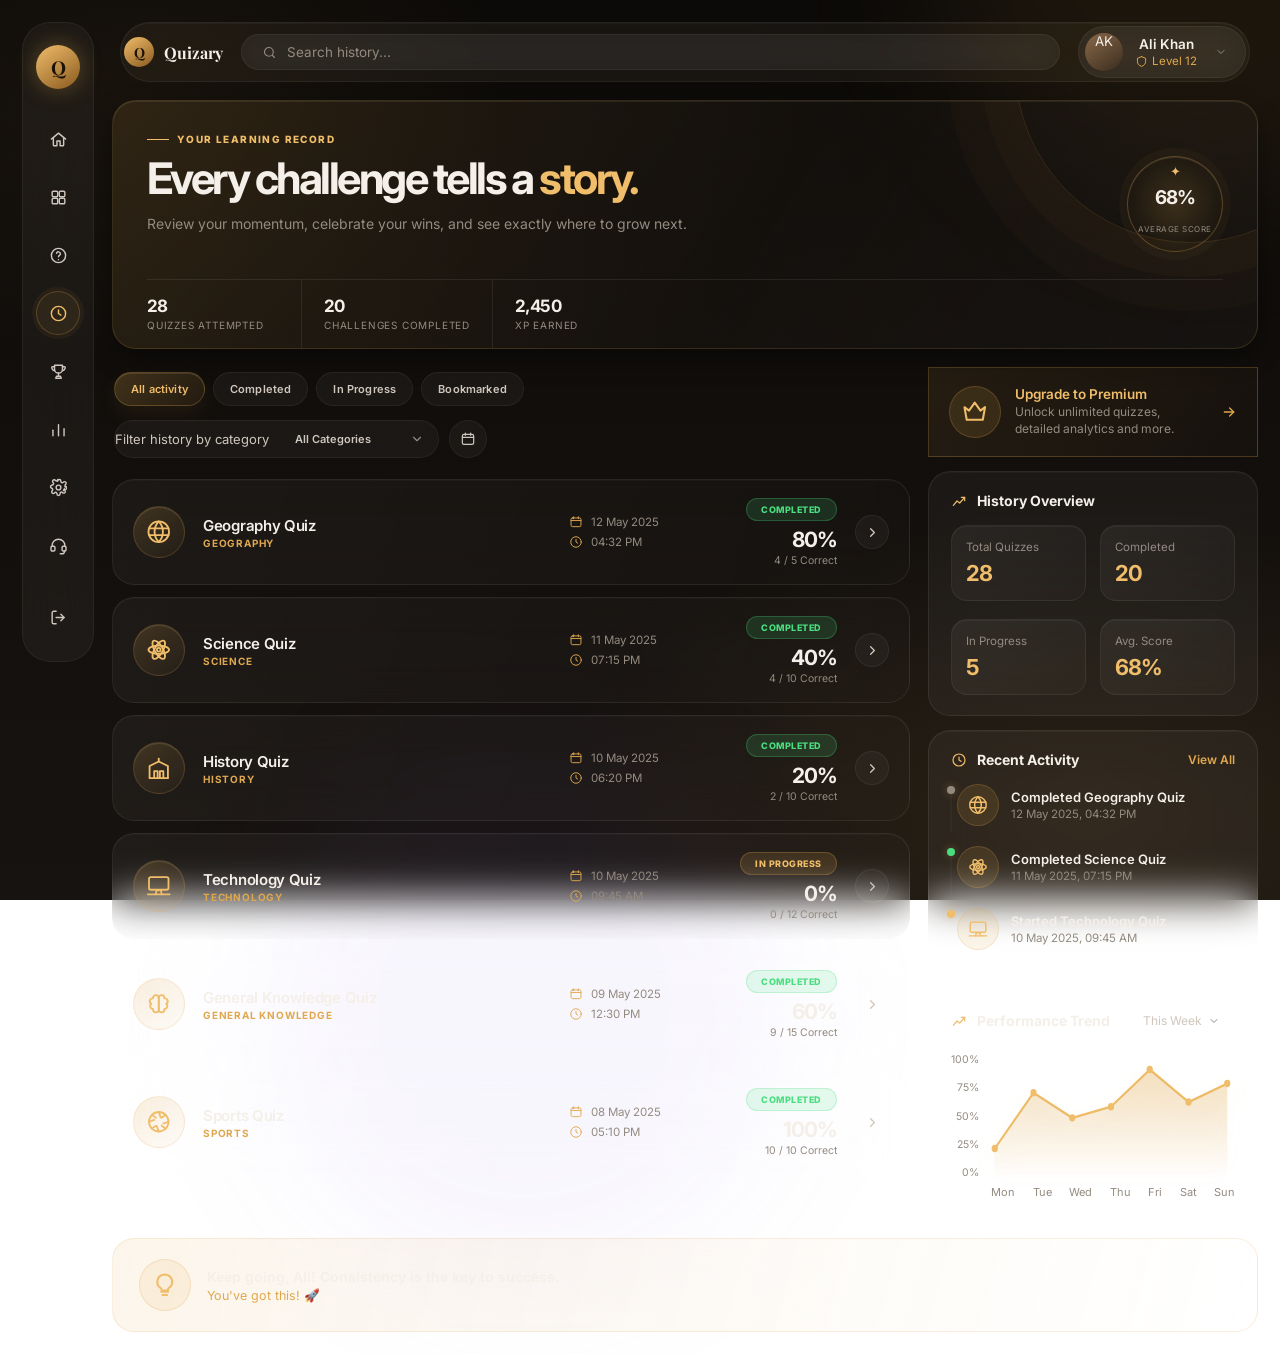
<file: history.html>
<!DOCTYPE html>
<html lang="en">
<head>
<meta charset="UTF-8">
<meta name="viewport" content="width=device-width, initial-scale=1.0">
<title>Quizary — History</title>
<link rel="preconnect" href="https://fonts.googleapis.com">
<link rel="preconnect" href="https://fonts.gstatic.com" crossorigin>
<link href="https://fonts.googleapis.com/css2?family=Playfair+Display:wght@600;700&family=Inter:wght@400;500;600;700&display=swap" rel="stylesheet">
<link rel="stylesheet" href="assets/css/variables.css">
<link rel="stylesheet" href="assets/css/base.css">
<link rel="stylesheet" href="assets/css/sidebar.css">
<link rel="stylesheet" href="assets/css/topbar.css">
<link rel="stylesheet" href="assets/css/components.css">
<link rel="stylesheet" href="assets/css/history.css">
</head>
<body>

  <!-- ================= SIDEBAR ================= -->
  <nav class="sidebar" aria-label="Primary">
    <div class="sb-logo">Q</div>

    <a href="index.html" class="sb-icon">
      <svg viewBox="0 0 24 24" fill="none" stroke="currentColor" stroke-width="1.8" stroke-linecap="round" stroke-linejoin="round"><path d="M3 11.5 12 4l9 7.5"/><path d="M5.5 10v9a1 1 0 0 0 1 1H10v-6h4v6h3.5a1 1 0 0 0 1-1v-9"/></svg>
      <span class="sb-tooltip">Home</span>
    </a>

    <a href="categories.html" class="sb-icon">
      <svg viewBox="0 0 24 24" fill="none" stroke="currentColor" stroke-width="1.8" stroke-linecap="round" stroke-linejoin="round"><rect x="4" y="4" width="7" height="7" rx="1.5"/><rect x="13" y="4" width="7" height="7" rx="1.5"/><rect x="4" y="13" width="7" height="7" rx="1.5"/><rect x="13" y="13" width="7" height="7" rx="1.5"/></svg>
      <span class="sb-tooltip">Categories</span>
    </a>

    <a href="quizinterface.html" class="sb-icon">
      <svg viewBox="0 0 24 24" fill="none" stroke="currentColor" stroke-width="1.8" stroke-linecap="round" stroke-linejoin="round"><circle cx="12" cy="12" r="9"/><path d="M9.5 9.2a2.5 2.5 0 0 1 4.9.8c0 1.7-2.4 2-2.4 3.6"/><path d="M12 17.2v.1"/></svg>
      <span class="sb-tooltip">Quiz</span>
    </a>

    <a href="history.html" class="sb-icon active" aria-current="page">
      <svg viewBox="0 0 24 24" fill="none" stroke="currentColor" stroke-width="1.8" stroke-linecap="round" stroke-linejoin="round"><circle cx="12" cy="12" r="9"/><path d="M12 7.5V12l3 2"/></svg>
      <span class="sb-tooltip">History</span>
    </a>

    <a href="results.html" class="sb-icon">
      <svg viewBox="0 0 24 24" fill="none" stroke="currentColor" stroke-width="1.8" stroke-linecap="round" stroke-linejoin="round"><path d="M7 4h10v5a5 5 0 0 1-10 0V4Z"/><path d="M7 6H4.5a1 1 0 0 0-1 1.3l.6 1.6A3 3 0 0 0 7 11"/><path d="M17 6h2.5a1 1 0 0 1 1 1.3l-.6 1.6A3 3 0 0 1 17 11"/><path d="M12 14v3"/><path d="M8.5 20.5h7l-1-2.5h-5l-1 2.5Z"/></svg>
      <span class="sb-tooltip">Result</span>
    </a>

    <a href="leaderboard.html" class="sb-icon">
      <svg viewBox="0 0 24 24" fill="none" stroke="currentColor" stroke-width="1.8" stroke-linecap="round" stroke-linejoin="round"><path d="M5 20V13"/><path d="M12 20V6"/><path d="M19 20v-9"/></svg>
      <span class="sb-tooltip">Leaderboard</span>
    </a>

    <a href="setting.html" class="sb-icon">
      <svg viewBox="0 0 24 24" fill="none" stroke="currentColor" stroke-width="1.8" stroke-linecap="round" stroke-linejoin="round"><circle cx="12" cy="12" r="3"/><path d="M19.4 13.5a1.7 1.7 0 0 0 .3 1.9l.1.1a2 2 0 1 1-2.8 2.8l-.1-.1a1.7 1.7 0 0 0-1.9-.3 1.7 1.7 0 0 0-1 1.6V20a2 2 0 1 1-4 0v-.2a1.7 1.7 0 0 0-1-1.5 1.7 1.7 0 0 0-1.9.3l-.1.1a2 2 0 1 1-2.8-2.8l.1-.1a1.7 1.7 0 0 0 .3-1.9 1.7 1.7 0 0 0-1.6-1H4a2 2 0 1 1 0-4h.2a1.7 1.7 0 0 0 1.5-1 1.7 1.7 0 0 0-.3-1.9l-.1-.1a2 2 0 1 1 2.8-2.8l.1.1a1.7 1.7 0 0 0 1.9.3H10a1.7 1.7 0 0 0 1-1.6V4a2 2 0 1 1 4 0v.2a1.7 1.7 0 0 0 1 1.6 1.7 1.7 0 0 0 1.9-.3l.1-.1a2 2 0 1 1 2.8 2.8l-.1.1a1.7 1.7 0 0 0-.3 1.9V10a1.7 1.7 0 0 0 1.6 1H20a2 2 0 1 1 0 4h-.2a1.7 1.7 0 0 0-1.6 1Z"/></svg>
      <span class="sb-tooltip">Settings</span>
    </a>

    <a href="support.html" class="sb-icon">
      <svg viewBox="0 0 24 24" fill="none" stroke="currentColor" stroke-width="1.8" stroke-linecap="round" stroke-linejoin="round"><path d="M4 13v-1a8 8 0 0 1 16 0v1"/><rect x="2.5" y="13" width="5" height="6" rx="1.5"/><rect x="16.5" y="13" width="5" height="6" rx="1.5"/><path d="M19.5 19v.5a3 3 0 0 1-3 3h-2.3"/></svg>
      <span class="sb-tooltip">Support</span>
    </a>

    <div class="sb-spacer"></div>

    <a href="login.html" class="sb-icon">
      <svg viewBox="0 0 24 24" fill="none" stroke="currentColor" stroke-width="1.8" stroke-linecap="round" stroke-linejoin="round"><path d="M9 4H6a2 2 0 0 0-2 2v12a2 2 0 0 0 2 2h3"/><path d="M15 16l4-4-4-4"/><path d="M19 12H9"/></svg>
      <span class="sb-tooltip">Log out</span>
    </a>
  </nav>

    <div class="sidebar-overlay" id="sidebarOverlay"></div>

  <!-- ================= MAIN ================= -->
  <main class="main-col">

    <header class="top-bar panel">
        <button class="menu-toggle" id="menuToggle" aria-label="Open menu" aria-expanded="false">
        <svg viewBox="0 0 24 24" fill="none" stroke="currentColor" stroke-width="2" stroke-linecap="round" stroke-linejoin="round"><path d="M4 6h16M4 12h16M4 18h16"/></svg>
      </button>
      <div class="brand">
        <span class="brand-mark">Q</span>
        <span class="brand-word">Quizary</span>
      </div>

      <label class="search">
        <svg viewBox="0 0 24 24" fill="none" stroke="currentColor" stroke-width="1.8" stroke-linecap="round" stroke-linejoin="round"><circle cx="11" cy="11" r="7"/><path d="m20 20-3.2-3.2"/></svg>
        <input type="text" placeholder="Search history...">
      </label>

      <div class="profile-wrap">
        <button class="profile" aria-expanded="false" aria-haspopup="true">
          <div class="avatar avatar-fallback">AK</div>
          <div>
            <div class="profile-name">Ali Khan</div>
            <div class="profile-level">
              <svg viewBox="0 0 24 24" fill="none" stroke="currentColor" stroke-width="1.8" stroke-linecap="round" stroke-linejoin="round"><path d="M12 3 4.5 6v6c0 4.5 3 7.5 7.5 9 4.5-1.5 7.5-4.5 7.5-9V6L12 3Z"/></svg>
              Level 12
            </div>
          </div>
          <svg class="chev" viewBox="0 0 24 24" fill="none" stroke="currentColor" stroke-width="2" stroke-linecap="round" stroke-linejoin="round"><path d="m6 9 6 6 6-6"/></svg>
        </button>
        <div class="profile-menu">
          <a href="profile.html">My Profile</a>
          <a href="#">Achievements</a>
          <a href="#">Settings</a>
          <a href="login.html">Log out</a>
        </div>
      </div>
    </header>

    <!-- ============ PAGE HEADER ============ -->
    <section class="hist-header-text">
      <div class="hist-eyebrow"><span></span> Your learning record</div>
      <div class="hist-heading-row">
        <div>
          <h1 class="hist-title">Every challenge tells a <em>story.</em></h1>
          <p class="hist-subtitle">Review your momentum, celebrate your wins, and see exactly where to grow next.</p>
        </div>
        <div class="hist-header-score"><span>✦</span><strong>68%</strong><small>average score</small></div>
      </div>
      <div class="hist-header-metrics">
        <div><strong>28</strong><span>quizzes attempted</span></div>
        <div><strong>20</strong><span>challenges completed</span></div>
        <div><strong>2,450</strong><span>XP earned</span></div>
      </div>
    </section>

    <!-- ============ BODY: LIST + SIDE ============ -->
    <div class="hist-body">

      <!-- ============ MAIN LIST ============ -->
      <div class="hist-main">

        <!-- Filters -->
        <div class="hist-filters">
          <div class="hist-tabs" role="tablist" aria-label="History status">
            <button class="hist-tab hist-tab-active" type="button" data-filter="all" role="tab" aria-selected="true">All activity</button>
            <button class="hist-tab" type="button" data-filter="completed" role="tab" aria-selected="false">Completed</button>
            <button class="hist-tab" type="button" data-filter="progress" role="tab" aria-selected="false">In Progress</button>
            <button class="hist-tab" type="button" data-filter="bookmarked" role="tab" aria-selected="false">Bookmarked</button>
          </div>

          <div class="hist-filters-right">
            <label class="hist-select">
              <span class="sr-only">Filter history by category</span>
              <select id="historyCategory" aria-label="Filter history by category">
                <option value="all">All Categories</option>
                <option value="geography">Geography</option>
                <option value="science">Science</option>
                <option value="history">History</option>
                <option value="technology">Technology</option>
                <option value="general">General Knowledge</option>
                <option value="sports">Sports</option>
              </select>
              <svg viewBox="0 0 24 24" fill="none" stroke="currentColor" stroke-width="2" stroke-linecap="round" stroke-linejoin="round"><path d="m6 9 6 6 6-6"/></svg>
            </label>
            <button class="hist-icon-btn" type="button" aria-label="Filter by date">
              <svg viewBox="0 0 24 24" fill="none" stroke="currentColor" stroke-width="1.8" stroke-linecap="round" stroke-linejoin="round"><rect x="3.5" y="5" width="17" height="15" rx="2.5"/><path d="M3.5 9.5h17"/><path d="M8 3v3.5M16 3v3.5"/></svg>
            </button>
          </div>
        </div>

        <!-- History rows -->
        <div class="hist-list">

          <a href="quiz.html?subject=geography" class="panel hist-row" data-status="completed bookmarked" data-category="geography" data-name="geography countries capitals">
            <div class="icon-circle icon-circle-md">
              <svg viewBox="0 0 24 24" fill="none" stroke="currentColor" stroke-width="1.6" stroke-linecap="round" stroke-linejoin="round"><circle cx="12" cy="12" r="9"/><path d="M12 3a13 13 0 0 0 0 18 13 13 0 0 0 0-18Z"/><path d="M3.5 9h17M3.5 15h17"/></svg>
            </div>
            <div class="hist-row-info">
              <div class="hist-row-title">Geography Quiz</div>
              <div class="hist-row-sub">Geography</div>
            </div>
            <div class="hist-row-when">
              <div class="hist-row-date">
                <svg viewBox="0 0 24 24" fill="none" stroke="currentColor" stroke-width="1.6" stroke-linecap="round" stroke-linejoin="round"><rect x="3.5" y="5" width="17" height="15" rx="2.5"/><path d="M3.5 9.5h17"/><path d="M8 3v3.5M16 3v3.5"/></svg>
                12 May 2025
              </div>
              <div class="hist-row-time">
                <svg viewBox="0 0 24 24" fill="none" stroke="currentColor" stroke-width="1.6" stroke-linecap="round" stroke-linejoin="round"><circle cx="12" cy="12" r="9"/><path d="M12 7.5V12l3 2"/></svg>
                04:32 PM
              </div>
            </div>
            <div class="hist-row-result">
              <span class="status-badge status-badge--done">Completed</span>
              <div class="hist-row-pct">80%</div>
              <div class="hist-row-frac">4 / 5 Correct</div>
            </div>
            <span class="hist-chevron" aria-hidden="true">
              <svg viewBox="0 0 24 24" fill="none" stroke="currentColor" stroke-width="2" stroke-linecap="round" stroke-linejoin="round"><path d="m9 6 6 6-6 6"/></svg>
            </span>
          </a>

          <a href="quiz.html?subject=science" class="panel hist-row" data-status="completed" data-category="science" data-name="science nature">
            <div class="icon-circle icon-circle-md">
              <svg viewBox="0 0 24 24" fill="none" stroke="currentColor" stroke-width="1.6" stroke-linecap="round" stroke-linejoin="round"><circle cx="12" cy="12" r="1.6"/><ellipse cx="12" cy="12" rx="9" ry="3.6"/><ellipse cx="12" cy="12" rx="9" ry="3.6" transform="rotate(60 12 12)"/><ellipse cx="12" cy="12" rx="9" ry="3.6" transform="rotate(120 12 12)"/></svg>
            </div>
            <div class="hist-row-info">
              <div class="hist-row-title">Science Quiz</div>
              <div class="hist-row-sub">Science</div>
            </div>
            <div class="hist-row-when">
              <div class="hist-row-date">
                <svg viewBox="0 0 24 24" fill="none" stroke="currentColor" stroke-width="1.6" stroke-linecap="round" stroke-linejoin="round"><rect x="3.5" y="5" width="17" height="15" rx="2.5"/><path d="M3.5 9.5h17"/><path d="M8 3v3.5M16 3v3.5"/></svg>
                11 May 2025
              </div>
              <div class="hist-row-time">
                <svg viewBox="0 0 24 24" fill="none" stroke="currentColor" stroke-width="1.6" stroke-linecap="round" stroke-linejoin="round"><circle cx="12" cy="12" r="9"/><path d="M12 7.5V12l3 2"/></svg>
                07:15 PM
              </div>
            </div>
            <div class="hist-row-result">
              <span class="status-badge status-badge--done">Completed</span>
              <div class="hist-row-pct">40%</div>
              <div class="hist-row-frac">4 / 10 Correct</div>
            </div>
            <span class="hist-chevron" aria-hidden="true">
              <svg viewBox="0 0 24 24" fill="none" stroke="currentColor" stroke-width="2" stroke-linecap="round" stroke-linejoin="round"><path d="m9 6 6 6-6 6"/></svg>
            </span>
          </a>

          <a href="quiz.html?subject=history" class="panel hist-row" data-status="completed bookmarked" data-category="history" data-name="history culture past">
            <div class="icon-circle icon-circle-md">
              <svg viewBox="0 0 24 24" fill="none" stroke="currentColor" stroke-width="1.6" stroke-linecap="round" stroke-linejoin="round"><path d="M4 21V10.5l8-4 8 4V21"/><path d="M4 21h16"/><path d="M8 21v-6h3v6M13 21v-6h3v6"/><path d="M12 6.5V4"/></svg>
            </div>
            <div class="hist-row-info">
              <div class="hist-row-title">History Quiz</div>
              <div class="hist-row-sub">History</div>
            </div>
            <div class="hist-row-when">
              <div class="hist-row-date">
                <svg viewBox="0 0 24 24" fill="none" stroke="currentColor" stroke-width="1.6" stroke-linecap="round" stroke-linejoin="round"><rect x="3.5" y="5" width="17" height="15" rx="2.5"/><path d="M3.5 9.5h17"/><path d="M8 3v3.5M16 3v3.5"/></svg>
                10 May 2025
              </div>
              <div class="hist-row-time">
                <svg viewBox="0 0 24 24" fill="none" stroke="currentColor" stroke-width="1.6" stroke-linecap="round" stroke-linejoin="round"><circle cx="12" cy="12" r="9"/><path d="M12 7.5V12l3 2"/></svg>
                06:20 PM
              </div>
            </div>
            <div class="hist-row-result">
              <span class="status-badge status-badge--done">Completed</span>
              <div class="hist-row-pct">20%</div>
              <div class="hist-row-frac">2 / 10 Correct</div>
            </div>
            <span class="hist-chevron" aria-hidden="true">
              <svg viewBox="0 0 24 24" fill="none" stroke="currentColor" stroke-width="2" stroke-linecap="round" stroke-linejoin="round"><path d="m9 6 6 6-6 6"/></svg>
            </span>
          </a>

          <a href="quiz.html?subject=technology" class="panel hist-row" data-status="progress" data-category="technology" data-name="technology tech innovation">
            <div class="icon-circle icon-circle-md">
              <svg viewBox="0 0 24 24" fill="none" stroke="currentColor" stroke-width="1.6" stroke-linecap="round" stroke-linejoin="round"><rect x="3.5" y="4.5" width="17" height="11" rx="1.5"/><path d="M2.5 19.5h19"/><path d="M9.5 19.5 10 16h4l.5 3.5"/></svg>
            </div>
            <div class="hist-row-info">
              <div class="hist-row-title">Technology Quiz</div>
              <div class="hist-row-sub">Technology</div>
            </div>
            <div class="hist-row-when">
              <div class="hist-row-date">
                <svg viewBox="0 0 24 24" fill="none" stroke="currentColor" stroke-width="1.6" stroke-linecap="round" stroke-linejoin="round"><rect x="3.5" y="5" width="17" height="15" rx="2.5"/><path d="M3.5 9.5h17"/><path d="M8 3v3.5M16 3v3.5"/></svg>
                10 May 2025
              </div>
              <div class="hist-row-time">
                <svg viewBox="0 0 24 24" fill="none" stroke="currentColor" stroke-width="1.6" stroke-linecap="round" stroke-linejoin="round"><circle cx="12" cy="12" r="9"/><path d="M12 7.5V12l3 2"/></svg>
                09:45 AM
              </div>
            </div>
            <div class="hist-row-result">
              <span class="status-badge status-badge--progress">In Progress</span>
              <div class="hist-row-pct">0%</div>
              <div class="hist-row-frac">0 / 12 Correct</div>
            </div>
            <span class="hist-chevron" aria-hidden="true">
              <svg viewBox="0 0 24 24" fill="none" stroke="currentColor" stroke-width="2" stroke-linecap="round" stroke-linejoin="round"><path d="m9 6 6 6-6 6"/></svg>
            </span>
          </a>

          <a href="quiz.html?subject=general-knowledge" class="panel hist-row" data-status="completed bookmarked" data-category="general" data-name="general knowledge mixed topics">
            <div class="icon-circle icon-circle-md">
              <svg viewBox="0 0 24 24" fill="none" stroke="currentColor" stroke-width="1.6" stroke-linecap="round" stroke-linejoin="round"><path d="M9.5 4.5A2.5 2.5 0 0 0 7 7v.3A2.5 2.5 0 0 0 5.5 12 2.5 2.5 0 0 0 7 16.5V17a2.5 2.5 0 0 0 5 0V7a2.5 2.5 0 0 0-2.5-2.5Z"/><path d="M14.5 4.5A2.5 2.5 0 0 1 17 7v.3a2.5 2.5 0 0 1 1.5 4.7A2.5 2.5 0 0 1 17 16.5V17a2.5 2.5 0 0 1-5 0V7a2.5 2.5 0 0 1 2.5-2.5Z"/></svg>
            </div>
            <div class="hist-row-info">
              <div class="hist-row-title">General Knowledge Quiz</div>
              <div class="hist-row-sub">General Knowledge</div>
            </div>
            <div class="hist-row-when">
              <div class="hist-row-date">
                <svg viewBox="0 0 24 24" fill="none" stroke="currentColor" stroke-width="1.6" stroke-linecap="round" stroke-linejoin="round"><rect x="3.5" y="5" width="17" height="15" rx="2.5"/><path d="M3.5 9.5h17"/><path d="M8 3v3.5M16 3v3.5"/></svg>
                09 May 2025
              </div>
              <div class="hist-row-time">
                <svg viewBox="0 0 24 24" fill="none" stroke="currentColor" stroke-width="1.6" stroke-linecap="round" stroke-linejoin="round"><circle cx="12" cy="12" r="9"/><path d="M12 7.5V12l3 2"/></svg>
                12:30 PM
              </div>
            </div>
            <div class="hist-row-result">
              <span class="status-badge status-badge--done">Completed</span>
              <div class="hist-row-pct">60%</div>
              <div class="hist-row-frac">9 / 15 Correct</div>
            </div>
            <span class="hist-chevron" aria-hidden="true">
              <svg viewBox="0 0 24 24" fill="none" stroke="currentColor" stroke-width="2" stroke-linecap="round" stroke-linejoin="round"><path d="m9 6 6 6-6 6"/></svg>
            </span>
          </a>

          <a href="quiz.html?subject=sports" class="panel hist-row" data-status="completed" data-category="sports" data-name="sports games">
            <div class="icon-circle icon-circle-md">
              <svg viewBox="0 0 24 24" fill="none" stroke="currentColor" stroke-width="1.6" stroke-linecap="round" stroke-linejoin="round"><circle cx="12" cy="12" r="8.5"/><path d="m12 3.5 1.6 4.6M12 20.5l-1.6-4.6M3.5 12l4.6-1.6M20.5 12l-4.6 1.6M6 6l3.5 2.5M18 6l-3.5 2.5M6 18l3.5-2.5M18 18l-3.5-2.5"/></svg>
            </div>
            <div class="hist-row-info">
              <div class="hist-row-title">Sports Quiz</div>
              <div class="hist-row-sub">Sports</div>
            </div>
            <div class="hist-row-when">
              <div class="hist-row-date">
                <svg viewBox="0 0 24 24" fill="none" stroke="currentColor" stroke-width="1.6" stroke-linecap="round" stroke-linejoin="round"><rect x="3.5" y="5" width="17" height="15" rx="2.5"/><path d="M3.5 9.5h17"/><path d="M8 3v3.5M16 3v3.5"/></svg>
                08 May 2025
              </div>
              <div class="hist-row-time">
                <svg viewBox="0 0 24 24" fill="none" stroke="currentColor" stroke-width="1.6" stroke-linecap="round" stroke-linejoin="round"><circle cx="12" cy="12" r="9"/><path d="M12 7.5V12l3 2"/></svg>
                05:10 PM
              </div>
            </div>
            <div class="hist-row-result">
              <span class="status-badge status-badge--done">Completed</span>
              <div class="hist-row-pct">100%</div>
              <div class="hist-row-frac">10 / 10 Correct</div>
            </div>
            <span class="hist-chevron" aria-hidden="true">
              <svg viewBox="0 0 24 24" fill="none" stroke="currentColor" stroke-width="2" stroke-linecap="round" stroke-linejoin="round"><path d="m9 6 6 6-6 6"/></svg>
            </span>
          </a>

        </div>
        <div class="hist-empty panel" hidden><span>⌕</span><h3>No activity found</h3><p>Try a different topic, status, or search to rediscover your quiz history.</p><button class="hist-reset" type="button">Clear filters</button></div>
      </div>

      <!-- ============ RIGHT SIDEBAR ============ -->
      <aside class="hist-side">

        <div class="premium-card panel-gold">
          <div class="icon-circle icon-circle-md">
            <svg viewBox="0 0 24 24" fill="none" stroke="currentColor" stroke-width="1.8" stroke-linecap="round" stroke-linejoin="round"><path d="m3 8 4 3 5-7 5 7 4-3-2 11H5L3 8Z"/></svg>
          </div>
          <div>
            <div class="premium-title">Upgrade to Premium</div>
            <div class="premium-sub">Unlock unlimited quizzes, detailed analytics and more.</div>
          </div>
          <a href="#" class="premium-arrow" aria-label="Upgrade">
            <svg viewBox="0 0 24 24" fill="none" stroke="currentColor" stroke-width="2" stroke-linecap="round" stroke-linejoin="round"><path d="M5 12h14"/><path d="m13 6 6 6-6 6"/></svg>
          </a>
        </div>

        <div class="panel hist-panel">
          <h3 class="hist-panel-title">
            <svg viewBox="0 0 24 24" fill="none" stroke="currentColor" stroke-width="1.8" stroke-linecap="round" stroke-linejoin="round"><path d="M3.5 18.5 9 12l4 3 7.5-8.5"/><path d="M15.5 6.5H20.5V11.5"/></svg>
            History Overview
          </h3>
          <div class="hist-overview-grid">
            <div class="hist-overview-cell">
              <div class="hist-overview-label">Total Quizzes</div>
              <div class="hist-overview-num">28</div>
            </div>
            <div class="hist-overview-cell">
              <div class="hist-overview-label">Completed</div>
              <div class="hist-overview-num">20</div>
            </div>
            <div class="hist-overview-cell">
              <div class="hist-overview-label">In Progress</div>
              <div class="hist-overview-num">5</div>
            </div>
            <div class="hist-overview-cell">
              <div class="hist-overview-label">Avg. Score</div>
              <div class="hist-overview-num">68%</div>
            </div>
          </div>
        </div>

        <div class="panel hist-panel">
          <div class="hist-panel-header-row">
            <h3 class="hist-panel-title">
              <svg viewBox="0 0 24 24" fill="none" stroke="currentColor" stroke-width="1.8" stroke-linecap="round" stroke-linejoin="round"><circle cx="12" cy="12" r="9"/><path d="M12 7.5V12l3 2"/></svg>
              Recent Activity
            </h3>
            <a href="#" class="hist-view-all">View All</a>
          </div>

          <ul class="hist-timeline">
            <li class="hist-timeline-item">
              <span class="hist-timeline-dot"></span>
              <div class="icon-circle icon-circle-sm">
                <svg viewBox="0 0 24 24" fill="none" stroke="currentColor" stroke-width="1.6" stroke-linecap="round" stroke-linejoin="round"><circle cx="12" cy="12" r="9"/><path d="M12 3a13 13 0 0 0 0 18 13 13 0 0 0 0-18Z"/><path d="M3.5 9h17M3.5 15h17"/></svg>
              </div>
              <div>
                <div class="hist-timeline-title">Completed Geography Quiz</div>
                <div class="hist-timeline-sub">12 May 2025, 04:32 PM</div>
              </div>
            </li>
            <li class="hist-timeline-item">
              <span class="hist-timeline-dot hist-timeline-dot--done"></span>
              <div class="icon-circle icon-circle-sm">
                <svg viewBox="0 0 24 24" fill="none" stroke="currentColor" stroke-width="1.6" stroke-linecap="round" stroke-linejoin="round"><circle cx="12" cy="12" r="1.6"/><ellipse cx="12" cy="12" rx="9" ry="3.6"/><ellipse cx="12" cy="12" rx="9" ry="3.6" transform="rotate(60 12 12)"/><ellipse cx="12" cy="12" rx="9" ry="3.6" transform="rotate(120 12 12)"/></svg>
              </div>
              <div>
                <div class="hist-timeline-title">Completed Science Quiz</div>
                <div class="hist-timeline-sub">11 May 2025, 07:15 PM</div>
              </div>
            </li>
            <li class="hist-timeline-item hist-timeline-item--last">
              <span class="hist-timeline-dot hist-timeline-dot--progress"></span>
              <div class="icon-circle icon-circle-sm">
                <svg viewBox="0 0 24 24" fill="none" stroke="currentColor" stroke-width="1.6" stroke-linecap="round" stroke-linejoin="round"><rect x="3.5" y="4.5" width="17" height="11" rx="1.5"/><path d="M2.5 19.5h19"/><path d="M9.5 19.5 10 16h4l.5 3.5"/></svg>
              </div>
              <div>
                <div class="hist-timeline-title">Started Technology Quiz</div>
                <div class="hist-timeline-sub">10 May 2025, 09:45 AM</div>
              </div>
            </li>
          </ul>
        </div>

        <div class="panel hist-panel">
          <div class="hist-panel-header-row">
            <h3 class="hist-panel-title">
              <svg viewBox="0 0 24 24" fill="none" stroke="currentColor" stroke-width="1.8" stroke-linecap="round" stroke-linejoin="round"><path d="M3.5 18.5 9 12l4 3 7.5-8.5"/><path d="M15.5 6.5H20.5V11.5"/></svg>
              Performance Trend
            </h3>
            <button class="hist-week-select" type="button">
              This Week
              <svg viewBox="0 0 24 24" fill="none" stroke="currentColor" stroke-width="2" stroke-linecap="round" stroke-linejoin="round"><path d="m6 9 6 6 6-6"/></svg>
            </button>
          </div>

          <div class="hist-chart-wrap">
            <div class="hist-chart-axis">
              <span>100%</span><span>75%</span><span>50%</span><span>25%</span><span>0%</span>
            </div>
            <svg class="hist-chart-svg" viewBox="0 0 320 140" preserveAspectRatio="none" aria-hidden="true">
              <defs>
                <linearGradient id="trendFill" x1="0" y1="0" x2="0" y2="1">
                  <stop offset="0%" stop-color="rgba(224,168,78,0.35)"/>
                  <stop offset="100%" stop-color="rgba(224,168,78,0)"/>
                </linearGradient>
              </defs>
              <polyline points="10,105 60,45 110,72 160,60 210,20 260,55 310,35" fill="none" stroke="var(--gold-bright)" stroke-width="2.5" stroke-linecap="round" stroke-linejoin="round"/>
              <polygon points="10,105 60,45 110,72 160,60 210,20 260,55 310,35 310,140 10,140" fill="url(#trendFill)"/>
              <circle cx="10" cy="105" r="4" fill="var(--gold-bright)"/>
              <circle cx="60" cy="45" r="4" fill="var(--gold-bright)"/>
              <circle cx="110" cy="72" r="4" fill="var(--gold-bright)"/>
              <circle cx="160" cy="60" r="4" fill="var(--gold-bright)"/>
              <circle cx="210" cy="20" r="4" fill="var(--gold-bright)"/>
              <circle cx="260" cy="55" r="4" fill="var(--gold-bright)"/>
              <circle cx="310" cy="35" r="4" fill="var(--gold-bright)"/>
            </svg>
          </div>
          <div class="hist-chart-labels">
            <span>Mon</span><span>Tue</span><span>Wed</span><span>Thu</span><span>Fri</span><span>Sat</span><span>Sun</span>
          </div>
        </div>

      </aside>
    </div>

    <!-- ============ MOTIVATIONAL BAR ============ -->
    <section class="panel hist-motivate-bar">
      <div class="icon-circle icon-circle-md">
        <svg viewBox="0 0 24 24" fill="none" stroke="currentColor" stroke-width="1.8" stroke-linecap="round" stroke-linejoin="round"><path d="M9 18h6"/><path d="M10 21h4"/><path d="M12 3a6.5 6.5 0 0 0-3.7 11.8c.6.4 1 1.1 1 1.9v.3h5.4v-.3c0-.8.4-1.5 1-1.9A6.5 6.5 0 0 0 12 3Z"/></svg>
      </div>
      <div>
        <div class="hist-motivate-title">Keep going, Ali! Consistency is the key to success.</div>
        <div class="hist-motivate-sub">You've got this! 🚀</div>
      </div>
    </section>

  </main>

    <script src="assets/js/nav.js"></script>
    <script src="assets/js/topbar.js"></script>
    <script src="assets/js/history.js"></script>

</body>
</html>
</file>
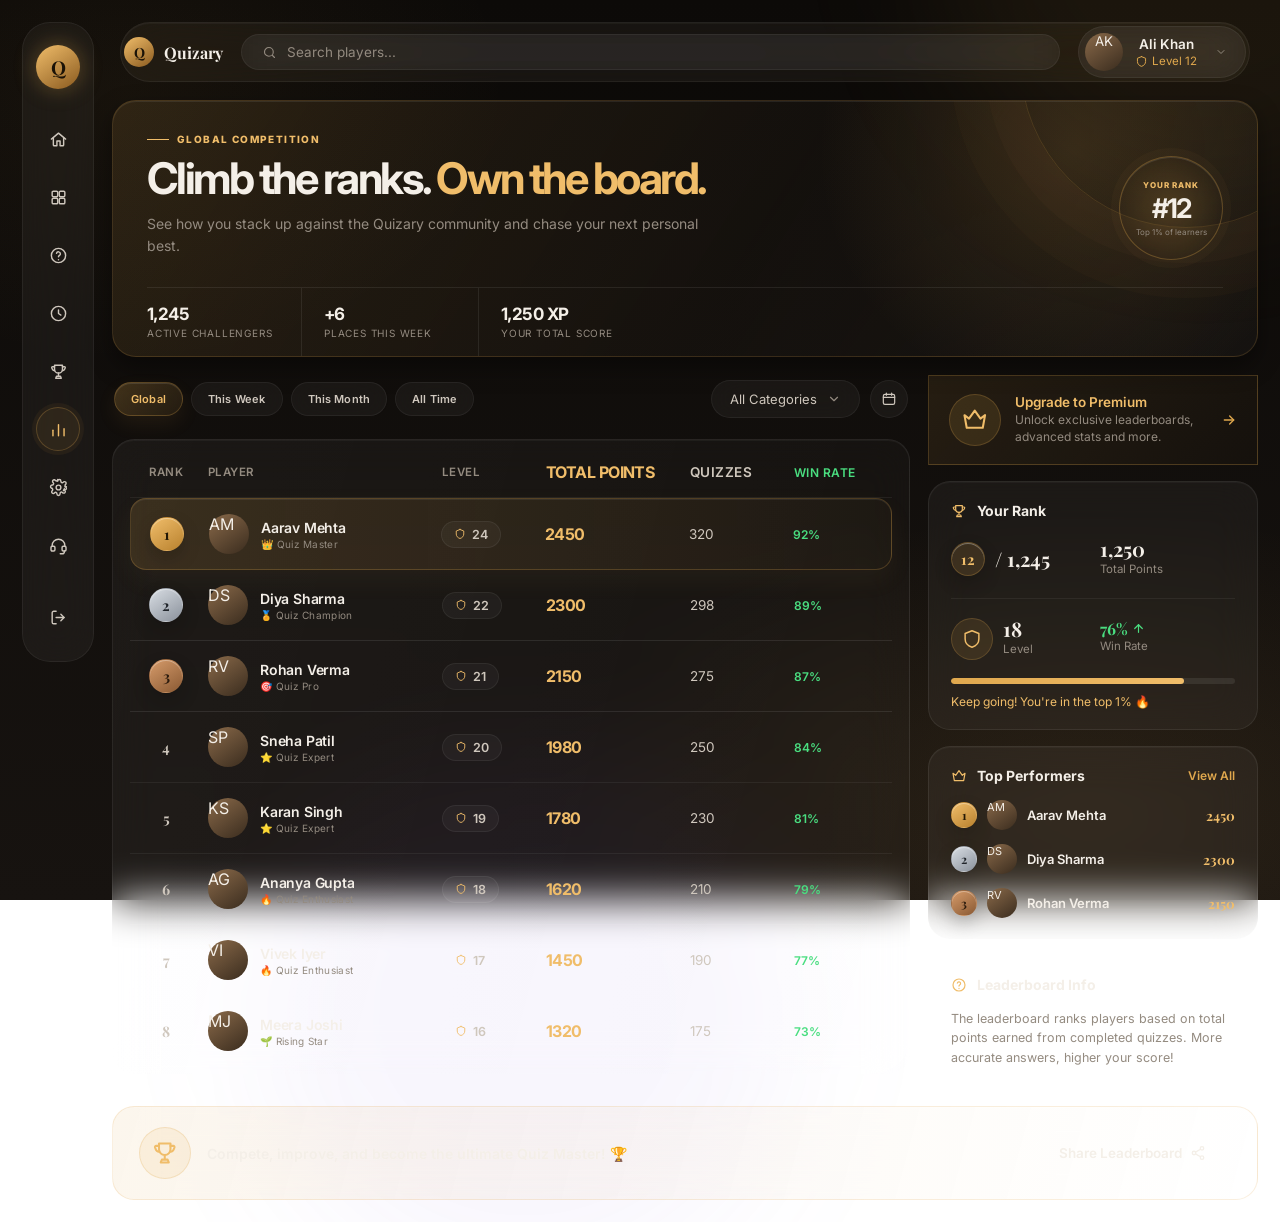
<file: leaderboard.html>
<!DOCTYPE html>
<html lang="en">
<head>
<meta charset="UTF-8">
<meta name="viewport" content="width=device-width, initial-scale=1.0">
<title>Quizary — Leaderboard</title>
<link rel="preconnect" href="https://fonts.googleapis.com">
<link rel="preconnect" href="https://fonts.gstatic.com" crossorigin>
<link href="https://fonts.googleapis.com/css2?family=Playfair+Display:wght@600;700&family=Inter:wght@400;500;600;700&display=swap" rel="stylesheet">
<link rel="stylesheet" href="assets/css/variables.css">
<link rel="stylesheet" href="assets/css/base.css">
<link rel="stylesheet" href="assets/css/sidebar.css">
<link rel="stylesheet" href="assets/css/topbar.css">
<link rel="stylesheet" href="assets/css/components.css">
<link rel="stylesheet" href="assets/css/leaderboard.css">
</head>
<body>

  <!-- ================= SIDEBAR ================= -->
  <nav class="sidebar" aria-label="Primary">
    <div class="sb-logo">Q</div>

    <a href="index.html" class="sb-icon">
      <svg viewBox="0 0 24 24" fill="none" stroke="currentColor" stroke-width="1.8" stroke-linecap="round" stroke-linejoin="round"><path d="M3 11.5 12 4l9 7.5"/><path d="M5.5 10v9a1 1 0 0 0 1 1H10v-6h4v6h3.5a1 1 0 0 0 1-1v-9"/></svg>
      <span class="sb-tooltip">Home</span>
    </a>

    <a href="categories.html" class="sb-icon">
      <svg viewBox="0 0 24 24" fill="none" stroke="currentColor" stroke-width="1.8" stroke-linecap="round" stroke-linejoin="round"><rect x="4" y="4" width="7" height="7" rx="1.5"/><rect x="13" y="4" width="7" height="7" rx="1.5"/><rect x="4" y="13" width="7" height="7" rx="1.5"/><rect x="13" y="13" width="7" height="7" rx="1.5"/></svg>
      <span class="sb-tooltip">Categories</span>
    </a>

    <a href="quizinterface.html" class="sb-icon">
      <svg viewBox="0 0 24 24" fill="none" stroke="currentColor" stroke-width="1.8" stroke-linecap="round" stroke-linejoin="round"><circle cx="12" cy="12" r="9"/><path d="M9.5 9.2a2.5 2.5 0 0 1 4.9.8c0 1.7-2.4 2-2.4 3.6"/><path d="M12 17.2v.1"/></svg>
      <span class="sb-tooltip">Quiz</span>
    </a>

    <a href="history.html" class="sb-icon">
      <svg viewBox="0 0 24 24" fill="none" stroke="currentColor" stroke-width="1.8" stroke-linecap="round" stroke-linejoin="round"><circle cx="12" cy="12" r="9"/><path d="M12 7.5V12l3 2"/></svg>
      <span class="sb-tooltip">History</span>
    </a>

    <a href="results.html" class="sb-icon">
      <svg viewBox="0 0 24 24" fill="none" stroke="currentColor" stroke-width="1.8" stroke-linecap="round" stroke-linejoin="round"><path d="M7 4h10v5a5 5 0 0 1-10 0V4Z"/><path d="M7 6H4.5a1 1 0 0 0-1 1.3l.6 1.6A3 3 0 0 0 7 11"/><path d="M17 6h2.5a1 1 0 0 1 1 1.3l-.6 1.6A3 3 0 0 1 17 11"/><path d="M12 14v3"/><path d="M8.5 20.5h7l-1-2.5h-5l-1 2.5Z"/></svg>
      <span class="sb-tooltip">Result</span>
    </a>

    <a href="leaderboard.html" class="sb-icon active" aria-current="page">
      <svg viewBox="0 0 24 24" fill="none" stroke="currentColor" stroke-width="1.8" stroke-linecap="round" stroke-linejoin="round"><path d="M5 20V13"/><path d="M12 20V6"/><path d="M19 20v-9"/></svg>
      <span class="sb-tooltip">Leaderboard</span>
    </a>

    <a href="setting.html" class="sb-icon">
      <svg viewBox="0 0 24 24" fill="none" stroke="currentColor" stroke-width="1.8" stroke-linecap="round" stroke-linejoin="round"><circle cx="12" cy="12" r="3"/><path d="M19.4 13.5a1.7 1.7 0 0 0 .3 1.9l.1.1a2 2 0 1 1-2.8 2.8l-.1-.1a1.7 1.7 0 0 0-1.9-.3 1.7 1.7 0 0 0-1 1.6V20a2 2 0 1 1-4 0v-.2a1.7 1.7 0 0 0-1-1.5 1.7 1.7 0 0 0-1.9.3l-.1.1a2 2 0 1 1-2.8-2.8l.1-.1a1.7 1.7 0 0 0 .3-1.9 1.7 1.7 0 0 0-1.6-1H4a2 2 0 1 1 0-4h.2a1.7 1.7 0 0 0 1.5-1 1.7 1.7 0 0 0-.3-1.9l-.1-.1a2 2 0 1 1 2.8-2.8l.1.1a1.7 1.7 0 0 0 1.9.3H10a1.7 1.7 0 0 0 1-1.6V4a2 2 0 1 1 4 0v.2a1.7 1.7 0 0 0 1 1.6 1.7 1.7 0 0 0 1.9-.3l.1-.1a2 2 0 1 1 2.8 2.8l-.1.1a1.7 1.7 0 0 0-.3 1.9V10a1.7 1.7 0 0 0 1.6 1H20a2 2 0 1 1 0 4h-.2a1.7 1.7 0 0 0-1.6 1Z"/></svg>
      <span class="sb-tooltip">Settings</span>
    </a>

    <a href="support.html" class="sb-icon">
      <svg viewBox="0 0 24 24" fill="none" stroke="currentColor" stroke-width="1.8" stroke-linecap="round" stroke-linejoin="round"><path d="M4 13v-1a8 8 0 0 1 16 0v1"/><rect x="2.5" y="13" width="5" height="6" rx="1.5"/><rect x="16.5" y="13" width="5" height="6" rx="1.5"/><path d="M19.5 19v.5a3 3 0 0 1-3 3h-2.3"/></svg>
      <span class="sb-tooltip">Support</span>
    </a>

    <div class="sb-spacer"></div>

    <a href="login.html" class="sb-icon">
      <svg viewBox="0 0 24 24" fill="none" stroke="currentColor" stroke-width="1.8" stroke-linecap="round" stroke-linejoin="round"><path d="M9 4H6a2 2 0 0 0-2 2v12a2 2 0 0 0 2 2h3"/><path d="M15 16l4-4-4-4"/><path d="M19 12H9"/></svg>
      <span class="sb-tooltip">Log out</span>
    </a>
  </nav>

    <div class="sidebar-overlay" id="sidebarOverlay"></div>

  <!-- ================= MAIN ================= -->
  <main class="main-col">

    <header class="top-bar panel">
      <button class="menu-toggle" id="menuToggle" aria-label="Open menu" aria-expanded="false">
        <svg viewBox="0 0 24 24" fill="none" stroke="currentColor" stroke-width="2" stroke-linecap="round" stroke-linejoin="round"><path d="M4 6h16M4 12h16M4 18h16"/></svg>
      </button>
      <div class="brand">
        <span class="brand-mark">Q</span>
        <span class="brand-word">Quizary</span>
      </div>

      <label class="search">
        <svg viewBox="0 0 24 24" fill="none" stroke="currentColor" stroke-width="1.8" stroke-linecap="round" stroke-linejoin="round"><circle cx="11" cy="11" r="7"/><path d="m20 20-3.2-3.2"/></svg>
        <input type="text" placeholder="Search players...">
      </label>

      <div class="profile-wrap">
        <button class="profile" aria-expanded="false" aria-haspopup="true">
          <div class="avatar avatar-fallback">AK</div>
          <div>
            <div class="profile-name">Ali Khan</div>
            <div class="profile-level">
              <svg viewBox="0 0 24 24" fill="none" stroke="currentColor" stroke-width="1.8" stroke-linecap="round" stroke-linejoin="round"><path d="M12 3 4.5 6v6c0 4.5 3 7.5 7.5 9 4.5-1.5 7.5-4.5 7.5-9V6L12 3Z"/></svg>
              Level 12
            </div>
          </div>
          <svg class="chev" viewBox="0 0 24 24" fill="none" stroke="currentColor" stroke-width="2" stroke-linecap="round" stroke-linejoin="round"><path d="m6 9 6 6 6-6"/></svg>
        </button>
        <div class="profile-menu">
          <a href="profile.html">My Profile</a>
          <a href="#">Achievements</a>
          <a href="#">Settings</a>
          <a href="login.html">Log out</a>
        </div>
      </div>
    </header>

    <!-- ============ PAGE HEADER ============ -->
    <section class="hist-header-text lb-hero-header">
      <div class="lb-eyebrow"><span></span> Global competition</div>
      <div class="lb-heading-row">
        <div>
          <h1 class="hist-title">Climb the ranks. <em>Own the board.</em></h1>
          <p class="hist-subtitle">See how you stack up against the Quizary community and chase your next personal best.</p>
        </div>
        <div class="lb-rank-highlight"><span>YOUR RANK</span><strong>#12</strong><small>Top 1% of learners</small></div>
      </div>
      <div class="lb-hero-stats"><div><strong>1,245</strong><span>active challengers</span></div><div><strong>+6</strong><span>places this week</span></div><div><strong>1,250 XP</strong><span>your total score</span></div></div>
    </section>

    <!-- ============ BODY: TABLE + SIDE ============ -->
    <div class="hist-body">

      <!-- ============ MAIN COLUMN ============ -->
      <div class="hist-main">

        <!-- Filters -->
        <div class="hist-filters">
          <div class="hist-tabs">
            <button class="hist-tab hist-tab-active" type="button">Global</button>
            <button class="hist-tab" type="button">This Week</button>
            <button class="hist-tab" type="button">This Month</button>
            <button class="hist-tab" type="button">All Time</button>
          </div>

          <div class="hist-filters-right">
            <button class="hist-select" type="button">
              All Categories
              <svg viewBox="0 0 24 24" fill="none" stroke="currentColor" stroke-width="2" stroke-linecap="round" stroke-linejoin="round"><path d="m6 9 6 6 6-6"/></svg>
            </button>
            <button class="hist-icon-btn" type="button" aria-label="Filter by date">
              <svg viewBox="0 0 24 24" fill="none" stroke="currentColor" stroke-width="1.8" stroke-linecap="round" stroke-linejoin="round"><rect x="3.5" y="5" width="17" height="15" rx="2.5"/><path d="M3.5 9.5h17"/><path d="M8 3v3.5M16 3v3.5"/></svg>
            </button>
          </div>
        </div>

        <!-- ============ RANKINGS TABLE ============ -->
        <div class="panel lb-table">

          <div class="lb-row lb-row-head" role="row">
            <div class="lb-col-rank">Rank</div>
            <div class="lb-col-player">Player</div>
            <div class="lb-col-level">Level</div>
            <div class="lb-col-points">Total Points</div>
            <div class="lb-col-quizzes">Quizzes</div>
            <div class="lb-col-winrate">Win Rate</div>
          </div>

          <div class="lb-row lb-row-top1">
            <div class="lb-col-rank">
              <span class="lb-medal lb-medal-gold">1</span>
            </div>
            <div class="lb-col-player">
              <div class="avatar avatar-fallback lb-avatar">AM</div>
              <div>
                <div class="lb-player-name">Aarav Mehta</div>
                <div class="lb-player-tag">👑 Quiz Master</div>
              </div>
            </div>
            <div class="lb-col-level">
              <span class="lb-level-badge">
                <svg viewBox="0 0 24 24" fill="none" stroke="currentColor" stroke-width="1.8" stroke-linecap="round" stroke-linejoin="round"><path d="M12 3 4.5 6v6c0 4.5 3 7.5 7.5 9 4.5-1.5 7.5-4.5 7.5-9V6L12 3Z"/></svg>
                24
              </span>
            </div>
            <div class="lb-col-points">2450</div>
            <div class="lb-col-quizzes">320</div>
            <div class="lb-col-winrate">92%</div>
          </div>

          <div class="lb-row">
            <div class="lb-col-rank">
              <span class="lb-medal lb-medal-silver">2</span>
            </div>
            <div class="lb-col-player">
              <div class="avatar avatar-fallback lb-avatar">DS</div>
              <div>
                <div class="lb-player-name">Diya Sharma</div>
                <div class="lb-player-tag">🏅 Quiz Champion</div>
              </div>
            </div>
            <div class="lb-col-level">
              <span class="lb-level-badge">
                <svg viewBox="0 0 24 24" fill="none" stroke="currentColor" stroke-width="1.8" stroke-linecap="round" stroke-linejoin="round"><path d="M12 3 4.5 6v6c0 4.5 3 7.5 7.5 9 4.5-1.5 7.5-4.5 7.5-9V6L12 3Z"/></svg>
                22
              </span>
            </div>
            <div class="lb-col-points">2300</div>
            <div class="lb-col-quizzes">298</div>
            <div class="lb-col-winrate">89%</div>
          </div>

          <div class="lb-row">
            <div class="lb-col-rank">
              <span class="lb-medal lb-medal-bronze">3</span>
            </div>
            <div class="lb-col-player">
              <div class="avatar avatar-fallback lb-avatar">RV</div>
              <div>
                <div class="lb-player-name">Rohan Verma</div>
                <div class="lb-player-tag">🎯 Quiz Pro</div>
              </div>
            </div>
            <div class="lb-col-level">
              <span class="lb-level-badge">
                <svg viewBox="0 0 24 24" fill="none" stroke="currentColor" stroke-width="1.8" stroke-linecap="round" stroke-linejoin="round"><path d="M12 3 4.5 6v6c0 4.5 3 7.5 7.5 9 4.5-1.5 7.5-4.5 7.5-9V6L12 3Z"/></svg>
                21
              </span>
            </div>
            <div class="lb-col-points">2150</div>
            <div class="lb-col-quizzes">275</div>
            <div class="lb-col-winrate">87%</div>
          </div>

          <div class="lb-row">
            <div class="lb-col-rank">
              <span class="lb-rank-num">4</span>
            </div>
            <div class="lb-col-player">
              <div class="avatar avatar-fallback lb-avatar">SP</div>
              <div>
                <div class="lb-player-name">Sneha Patil</div>
                <div class="lb-player-tag">⭐ Quiz Expert</div>
              </div>
            </div>
            <div class="lb-col-level">
              <span class="lb-level-badge">
                <svg viewBox="0 0 24 24" fill="none" stroke="currentColor" stroke-width="1.8" stroke-linecap="round" stroke-linejoin="round"><path d="M12 3 4.5 6v6c0 4.5 3 7.5 7.5 9 4.5-1.5 7.5-4.5 7.5-9V6L12 3Z"/></svg>
                20
              </span>
            </div>
            <div class="lb-col-points">1980</div>
            <div class="lb-col-quizzes">250</div>
            <div class="lb-col-winrate">84%</div>
          </div>

          <div class="lb-row">
            <div class="lb-col-rank">
              <span class="lb-rank-num">5</span>
            </div>
            <div class="lb-col-player">
              <div class="avatar avatar-fallback lb-avatar">KS</div>
              <div>
                <div class="lb-player-name">Karan Singh</div>
                <div class="lb-player-tag">⭐ Quiz Expert</div>
              </div>
            </div>
            <div class="lb-col-level">
              <span class="lb-level-badge">
                <svg viewBox="0 0 24 24" fill="none" stroke="currentColor" stroke-width="1.8" stroke-linecap="round" stroke-linejoin="round"><path d="M12 3 4.5 6v6c0 4.5 3 7.5 7.5 9 4.5-1.5 7.5-4.5 7.5-9V6L12 3Z"/></svg>
                19
              </span>
            </div>
            <div class="lb-col-points">1780</div>
            <div class="lb-col-quizzes">230</div>
            <div class="lb-col-winrate">81%</div>
          </div>

          <div class="lb-row">
            <div class="lb-col-rank">
              <span class="lb-rank-num">6</span>
            </div>
            <div class="lb-col-player">
              <div class="avatar avatar-fallback lb-avatar">AG</div>
              <div>
                <div class="lb-player-name">Ananya Gupta</div>
                <div class="lb-player-tag">🔥 Quiz Enthusiast</div>
              </div>
            </div>
            <div class="lb-col-level">
              <span class="lb-level-badge">
                <svg viewBox="0 0 24 24" fill="none" stroke="currentColor" stroke-width="1.8" stroke-linecap="round" stroke-linejoin="round"><path d="M12 3 4.5 6v6c0 4.5 3 7.5 7.5 9 4.5-1.5 7.5-4.5 7.5-9V6L12 3Z"/></svg>
                18
              </span>
            </div>
            <div class="lb-col-points">1620</div>
            <div class="lb-col-quizzes">210</div>
            <div class="lb-col-winrate">79%</div>
          </div>

          <div class="lb-row">
            <div class="lb-col-rank">
              <span class="lb-rank-num">7</span>
            </div>
            <div class="lb-col-player">
              <div class="avatar avatar-fallback lb-avatar">VI</div>
              <div>
                <div class="lb-player-name">Vivek Iyer</div>
                <div class="lb-player-tag">🔥 Quiz Enthusiast</div>
              </div>
            </div>
            <div class="lb-col-level">
              <span class="lb-level-badge">
                <svg viewBox="0 0 24 24" fill="none" stroke="currentColor" stroke-width="1.8" stroke-linecap="round" stroke-linejoin="round"><path d="M12 3 4.5 6v6c0 4.5 3 7.5 7.5 9 4.5-1.5 7.5-4.5 7.5-9V6L12 3Z"/></svg>
                17
              </span>
            </div>
            <div class="lb-col-points">1450</div>
            <div class="lb-col-quizzes">190</div>
            <div class="lb-col-winrate">77%</div>
          </div>

          <div class="lb-row lb-row-last">
            <div class="lb-col-rank">
              <span class="lb-rank-num">8</span>
            </div>
            <div class="lb-col-player">
              <div class="avatar avatar-fallback lb-avatar">MJ</div>
              <div>
                <div class="lb-player-name">Meera Joshi</div>
                <div class="lb-player-tag">🌱 Rising Star</div>
              </div>
            </div>
            <div class="lb-col-level">
              <span class="lb-level-badge">
                <svg viewBox="0 0 24 24" fill="none" stroke="currentColor" stroke-width="1.8" stroke-linecap="round" stroke-linejoin="round"><path d="M12 3 4.5 6v6c0 4.5 3 7.5 7.5 9 4.5-1.5 7.5-4.5 7.5-9V6L12 3Z"/></svg>
                16
              </span>
            </div>
            <div class="lb-col-points">1320</div>
            <div class="lb-col-quizzes">175</div>
            <div class="lb-col-winrate">73%</div>
          </div>

        </div>
      </div>

      <!-- ============ RIGHT SIDEBAR ============ -->
      <aside class="hist-side">

        <div class="premium-card panel-gold">
          <div class="icon-circle icon-circle-md">
            <svg viewBox="0 0 24 24" fill="none" stroke="currentColor" stroke-width="1.8" stroke-linecap="round" stroke-linejoin="round"><path d="m3 8 4 3 5-7 5 7 4-3-2 11H5L3 8Z"/></svg>
          </div>
          <div>
            <div class="premium-title">Upgrade to Premium</div>
            <div class="premium-sub">Unlock exclusive leaderboards, advanced stats and more.</div>
          </div>
          <a href="#" class="premium-arrow" aria-label="Upgrade">
            <svg viewBox="0 0 24 24" fill="none" stroke="currentColor" stroke-width="2" stroke-linecap="round" stroke-linejoin="round"><path d="M5 12h14"/><path d="m13 6 6 6-6 6"/></svg>
          </a>
        </div>

        <!-- ============ YOUR RANK ============ -->
        <div class="panel hist-panel">
          <h3 class="hist-panel-title">
            <svg viewBox="0 0 24 24" fill="none" stroke="currentColor" stroke-width="1.8" stroke-linecap="round" stroke-linejoin="round"><path d="M7 4h10v5a5 5 0 0 1-10 0V4Z"/><path d="M7 6H4.5a1 1 0 0 0-1 1.3l.6 1.6A3 3 0 0 0 7 11"/><path d="M17 6h2.5a1 1 0 0 1 1 1.3l-.6 1.6A3 3 0 0 1 17 11"/><path d="M12 14v3"/><path d="M8.5 20.5h7l-1-2.5h-5l-1 2.5Z"/></svg>
            Your Rank
          </h3>

          <div class="lb-yourrank-grid">
            <div class="lb-yourrank-cell">
              <span class="lb-medal lb-medal-you">12</span>
              <div>
                <div class="lb-yourrank-num">/ 1,245</div>
              </div>
            </div>
            <div class="lb-yourrank-cell">
              <div>
                <div class="lb-yourrank-num">1,250</div>
                <div class="hist-overview-label">Total Points</div>
              </div>
            </div>
          </div>

          <div class="lb-yourrank-grid lb-yourrank-grid--stats">
            <div class="lb-yourrank-cell">
              <div class="icon-circle icon-circle-sm">
                <svg viewBox="0 0 24 24" fill="none" stroke="currentColor" stroke-width="1.6" stroke-linecap="round" stroke-linejoin="round"><path d="M12 3 4.5 6v6c0 4.5 3 7.5 7.5 9 4.5-1.5 7.5-4.5 7.5-9V6L12 3Z"/></svg>
              </div>
              <div>
                <div class="lb-yourrank-num">18</div>
                <div class="hist-overview-label">Level</div>
              </div>
            </div>
            <div class="lb-yourrank-cell">
              <div>
                <div class="lb-yourrank-num lb-yourrank-num--win">76%
                  <svg viewBox="0 0 24 24" fill="none" stroke="currentColor" stroke-width="2.2" stroke-linecap="round" stroke-linejoin="round"><path d="M12 19V5"/><path d="m5 12 7-7 7 7"/></svg>
                </div>
                <div class="hist-overview-label">Win Rate</div>
              </div>
            </div>
          </div>

          <div class="lb-yourrank-progress">
            <div class="progress-track">
              <div class="progress-fill" style="width:82%;"></div>
            </div>
          </div>
          <p class="lb-yourrank-note">Keep going! You're in the top 1% 🔥</p>
        </div>

        <!-- ============ TOP PERFORMERS ============ -->
        <div class="panel hist-panel">
          <div class="hist-panel-header-row">
            <h3 class="hist-panel-title">
              <svg viewBox="0 0 24 24" fill="none" stroke="currentColor" stroke-width="1.8" stroke-linecap="round" stroke-linejoin="round"><path d="m3 8 4 3 5-7 5 7 4-3-2 11H5L3 8Z"/></svg>
              Top Performers
            </h3>
            <a href="#" class="hist-view-all">View All</a>
          </div>

          <ul class="lb-top-list">
            <li class="lb-top-item">
              <span class="lb-medal lb-medal-gold lb-medal-sm">1</span>
              <div class="avatar avatar-fallback lb-avatar-sm">AM</div>
              <div class="lb-top-name">Aarav Mehta</div>
              <div class="lb-top-pts">2450</div>
            </li>
            <li class="lb-top-item">
              <span class="lb-medal lb-medal-silver lb-medal-sm">2</span>
              <div class="avatar avatar-fallback lb-avatar-sm">DS</div>
              <div class="lb-top-name">Diya Sharma</div>
              <div class="lb-top-pts">2300</div>
            </li>
            <li class="lb-top-item">
              <span class="lb-medal lb-medal-bronze lb-medal-sm">3</span>
              <div class="avatar avatar-fallback lb-avatar-sm">RV</div>
              <div class="lb-top-name">Rohan Verma</div>
              <div class="lb-top-pts">2150</div>
            </li>
          </ul>
        </div>

        <!-- ============ INFO PANEL ============ -->
        <div class="panel hist-panel">
          <h3 class="hist-panel-title">
            <svg viewBox="0 0 24 24" fill="none" stroke="currentColor" stroke-width="1.8" stroke-linecap="round" stroke-linejoin="round"><circle cx="12" cy="12" r="9"/><path d="M9.5 9.2a2.5 2.5 0 0 1 4.9.8c0 1.7-2.4 2-2.4 3.6"/><path d="M12 17.2v.1"/></svg>
            Leaderboard Info
          </h3>
          <p class="lb-info-text">The leaderboard ranks players based on total points earned from completed quizzes. More accurate answers, higher your score!</p>
        </div>

      </aside>
    </div>

    <!-- ============ SHARE / MOTIVATIONAL BAR ============ -->
    <section class="panel hist-motivate-bar lb-share-bar">
      <div class="icon-circle icon-circle-md">
        <svg viewBox="0 0 24 24" fill="none" stroke="currentColor" stroke-width="1.8" stroke-linecap="round" stroke-linejoin="round"><path d="M7 4h10v5a5 5 0 0 1-10 0V4Z"/><path d="M7 6H4.5a1 1 0 0 0-1 1.3l.6 1.6A3 3 0 0 0 7 11"/><path d="M17 6h2.5a1 1 0 0 1 1 1.3l-.6 1.6A3 3 0 0 1 17 11"/><path d="M12 14v3"/><path d="M8.5 20.5h7l-1-2.5h-5l-1 2.5Z"/></svg>
      </div>
      <div class="lb-share-text">
        <div class="hist-motivate-title">Compete, improve, and become the ultimate Quiz Master! 🏆</div>
      </div>
      <button class="btn btn-secondary lb-share-btn" type="button">
        Share Leaderboard
        <svg viewBox="0 0 24 24" fill="none" stroke="currentColor" stroke-width="2" stroke-linecap="round" stroke-linejoin="round"><circle cx="18" cy="5" r="2.6"/><circle cx="6" cy="12" r="2.6"/><circle cx="18" cy="19" r="2.6"/><path d="m8.3 10.6 7.4-4.2M8.3 13.4l7.4 4.2"/></svg>
      </button>
    </section>

  </main>

    <script src="assets/js/nav.js"></script>
    <script src="assets/js/topbar.js"></script>
    <script src="assets/js/leaderboard.js"></script>

</body>
</html>
</file>
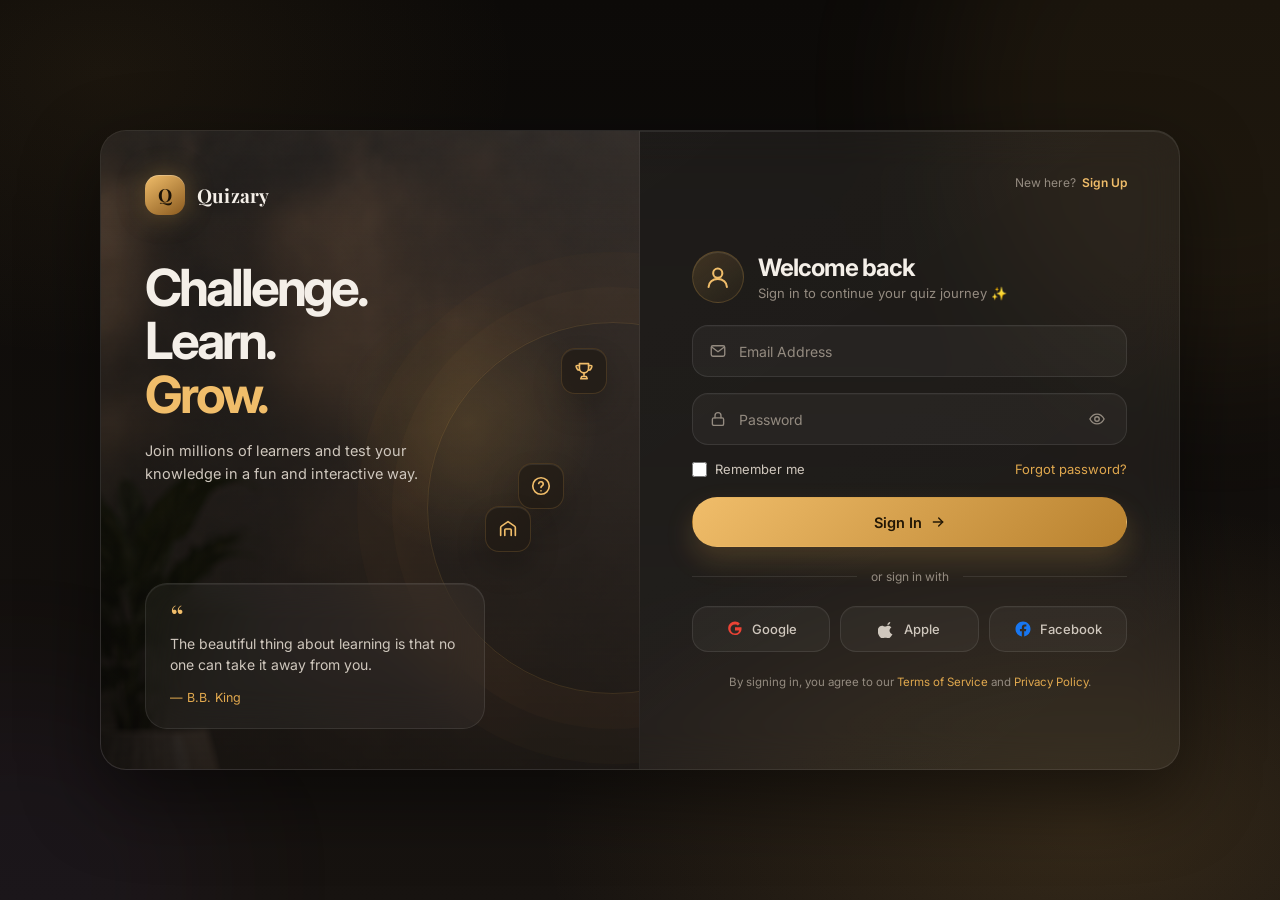
<file: login.html>
<!DOCTYPE html>
<html lang="en">
<head>
<meta charset="UTF-8">
<meta name="viewport" content="width=device-width, initial-scale=1.0">
<title>Quizary — Sign In</title>
<link rel="preconnect" href="https://fonts.googleapis.com">
<link rel="preconnect" href="https://fonts.gstatic.com" crossorigin>
<link href="https://fonts.googleapis.com/css2?family=Playfair+Display:wght@600;700&family=Inter:wght@400;500;600;700&display=swap" rel="stylesheet">
<link rel="stylesheet" href="assets/css/variables.css">
<link rel="stylesheet" href="assets/css/base.css">
<link rel="stylesheet" href="assets/css/components.css">
<link rel="stylesheet" href="assets/css/login.css">
</head>
<body class="auth-body">

  <div class="auth-shell panel">

    <!-- ================= LEFT — BRAND PANEL ================= -->
    <div class="auth-brand">

      <div class="auth-brand-top">
        <div class="auth-logo-mark">Q</div>
        <span class="auth-logo-word">Quizary</span>
      </div>

      <h1 class="auth-tagline">
        Challenge.<br>
        Learn.<br>
        <span class="accent">Grow.</span>
      </h1>

      <p class="auth-subtext">Join millions of learners and test your knowledge in a fun and interactive way.</p>

      <!-- decorative floating chips, echoes the sidebar/quiz icon language -->
      <div class="auth-float auth-float-1">
        <svg viewBox="0 0 24 24" fill="none" stroke="currentColor" stroke-width="1.8" stroke-linecap="round" stroke-linejoin="round"><path d="M9.5 9.2a2.5 2.5 0 0 1 4.9.8c0 1.7-2.4 2-2.4 3.6"/><path d="M12 17.2v.1"/><circle cx="12" cy="12" r="9"/></svg>
      </div>
      <div class="auth-float auth-float-2">
        <svg viewBox="0 0 24 24" fill="none" stroke="currentColor" stroke-width="1.8" stroke-linecap="round" stroke-linejoin="round"><path d="M7 4h10v5a5 5 0 0 1-10 0V4Z"/><path d="M7 6H4.5a1 1 0 0 0-1 1.3l.6 1.6A3 3 0 0 0 7 11"/><path d="M17 6h2.5a1 1 0 0 1 1 1.3l-.6 1.6A3 3 0 0 1 17 11"/><path d="M12 14v3"/><path d="M8.5 20.5h7l-1-2.5h-5l-1 2.5Z"/></svg>
      </div>
      <div class="auth-float auth-float-3">
        <svg viewBox="0 0 24 24" fill="none" stroke="currentColor" stroke-width="1.8" stroke-linecap="round" stroke-linejoin="round"><path d="M4 19V10.5a2 2 0 0 1 .9-1.7L12 4l7.1 4.8a2 2 0 0 1 .9 1.7V19"/><path d="M8.5 19v-6a1 1 0 0 1 1-1h5a1 1 0 0 1 1 1v6"/></svg>
      </div>

      <blockquote class="auth-quote panel">
        <span class="auth-quote-mark">&ldquo;</span>
        <p>The beautiful thing about learning is that no one can take it away from you.</p>
        <cite>— B.B. King</cite>
      </blockquote>
    </div>

    <!-- ================= RIGHT — SIGN IN FORM ================= -->
    <div class="auth-form-col">

      <div class="auth-form-top">
        <span>New here?</span>
        <a href="signup.html" class="auth-switch-link">Sign Up</a>
      </div>

      <form class="auth-form" novalidate>

        <div class="auth-form-head">
          <div class="icon-circle icon-circle-md">
            <svg viewBox="0 0 24 24" fill="none" stroke="currentColor" stroke-width="1.8" stroke-linecap="round" stroke-linejoin="round"><circle cx="12" cy="8" r="4"/><path d="M4 20c0-4 3.5-7 8-7s8 3 8 7"/></svg>
          </div>
          <div>
            <h2 class="auth-form-title">Welcome back</h2>
            <p class="auth-form-sub">Sign in to continue your quiz journey <span aria-hidden="true">✨</span></p>
          </div>
        </div>

        <label class="auth-field">
          <svg viewBox="0 0 24 24" fill="none" stroke="currentColor" stroke-width="1.8" stroke-linecap="round" stroke-linejoin="round"><rect x="3" y="5" width="18" height="14" rx="2.2"/><path d="m4 7 8 6 8-6"/></svg>
          <input type="email" name="email" placeholder="Email Address" autocomplete="email" required>
        </label>

        <label class="auth-field">
          <svg viewBox="0 0 24 24" fill="none" stroke="currentColor" stroke-width="1.8" stroke-linecap="round" stroke-linejoin="round"><rect x="4.5" y="10.5" width="15" height="10" rx="2"/><path d="M8 10.5V7.5a4 4 0 0 1 8 0v3"/></svg>
          <input type="password" name="password" placeholder="Password" autocomplete="current-password" required>
          <button type="button" class="auth-field-toggle" aria-label="Show password">
            <svg viewBox="0 0 24 24" fill="none" stroke="currentColor" stroke-width="1.8" stroke-linecap="round" stroke-linejoin="round"><path d="M2.5 12S6 5.5 12 5.5 21.5 12 21.5 12 18 18.5 12 18.5 2.5 12 2.5 12Z"/><circle cx="12" cy="12" r="3"/></svg>
          </button>
        </label>

        <div class="auth-row-between">
          <label class="auth-checkbox">
            <input type="checkbox" name="remember">
            <span>Remember me</span>
          </label>
          <a href="#" class="auth-link">Forgot password?</a>
        </div>

        <button type="submit" class="btn btn-primary btn-block auth-submit">
          Sign In
          <svg viewBox="0 0 24 24" fill="none" stroke="currentColor" stroke-width="2" stroke-linecap="round" stroke-linejoin="round"><path d="M5 12h14"/><path d="m13 6 6 6-6 6"/></svg>
        </button>

        <div class="auth-divider"><span>or sign in with</span></div>

        <div class="auth-social-row">
          <button type="button" class="auth-social-btn">
            <svg viewBox="0 0 24 24" width="18" height="18"><path fill="#EA4335" d="M12 10.2v3.9h5.5c-.24 1.36-1.7 4-5.5 4-3.31 0-6-2.73-6-6.1s2.69-6.1 6-6.1c1.88 0 3.14.8 3.86 1.49l2.63-2.53C16.86 3.14 14.66 2.1 12 2.1 6.98 2.1 2.9 6.14 2.9 11.1s4.08 9 9.1 9c5.25 0 8.73-3.69 8.73-8.89 0-.6-.07-1.05-.15-1.51H12Z"/></svg>
            Google
          </button>
          <button type="button" class="auth-social-btn">
            <svg viewBox="0 0 24 24" width="18" height="18" fill="currentColor"><path d="M16.4 2.6c0 1-.4 1.9-1 2.6-.7.8-1.8 1.4-2.8 1.3-.1-1 .4-2 1-2.6.7-.8 1.9-1.4 2.8-1.3Zm2.9 16c-.5 1.2-.8 1.7-1.5 2.7-1 1.4-2.3 3.2-4 3.2-1.5 0-1.9-1-3.9-1-2 0-2.5 1-4 1-1.7 0-3-1.6-4-3-2.7-3.9-3-8.5-1.3-11 1.2-1.8 3-2.8 4.7-2.8 1.7 0 2.8 1 4.2 1 1.4 0 2.2-1 4.2-1 1.5 0 3.1.8 4.2 2.2-3.7 2-3.1 7.3.4 8.7Z"/></svg>
            Apple
          </button>
          <button type="button" class="auth-social-btn">
            <svg viewBox="0 0 24 24" width="18" height="18"><path fill="#1877F2" d="M22 12.06C22 6.5 17.52 2 12 2S2 6.5 2 12.06c0 5 3.66 9.16 8.44 9.94v-7.03H7.9v-2.9h2.54V9.85c0-2.5 1.5-3.89 3.78-3.89 1.1 0 2.24.2 2.24.2v2.46h-1.26c-1.24 0-1.63.77-1.63 1.56v1.88h2.78l-.44 2.9h-2.34V22c4.78-.78 8.44-4.94 8.44-9.94Z"/></svg>
            Facebook
          </button>
        </div>

        <p class="auth-terms">By signing in, you agree to our <a href="#">Terms of Service</a> and <a href="#">Privacy Policy</a>.</p>

      </form>
    </div>

  </div>

</body>
</html>
</file>
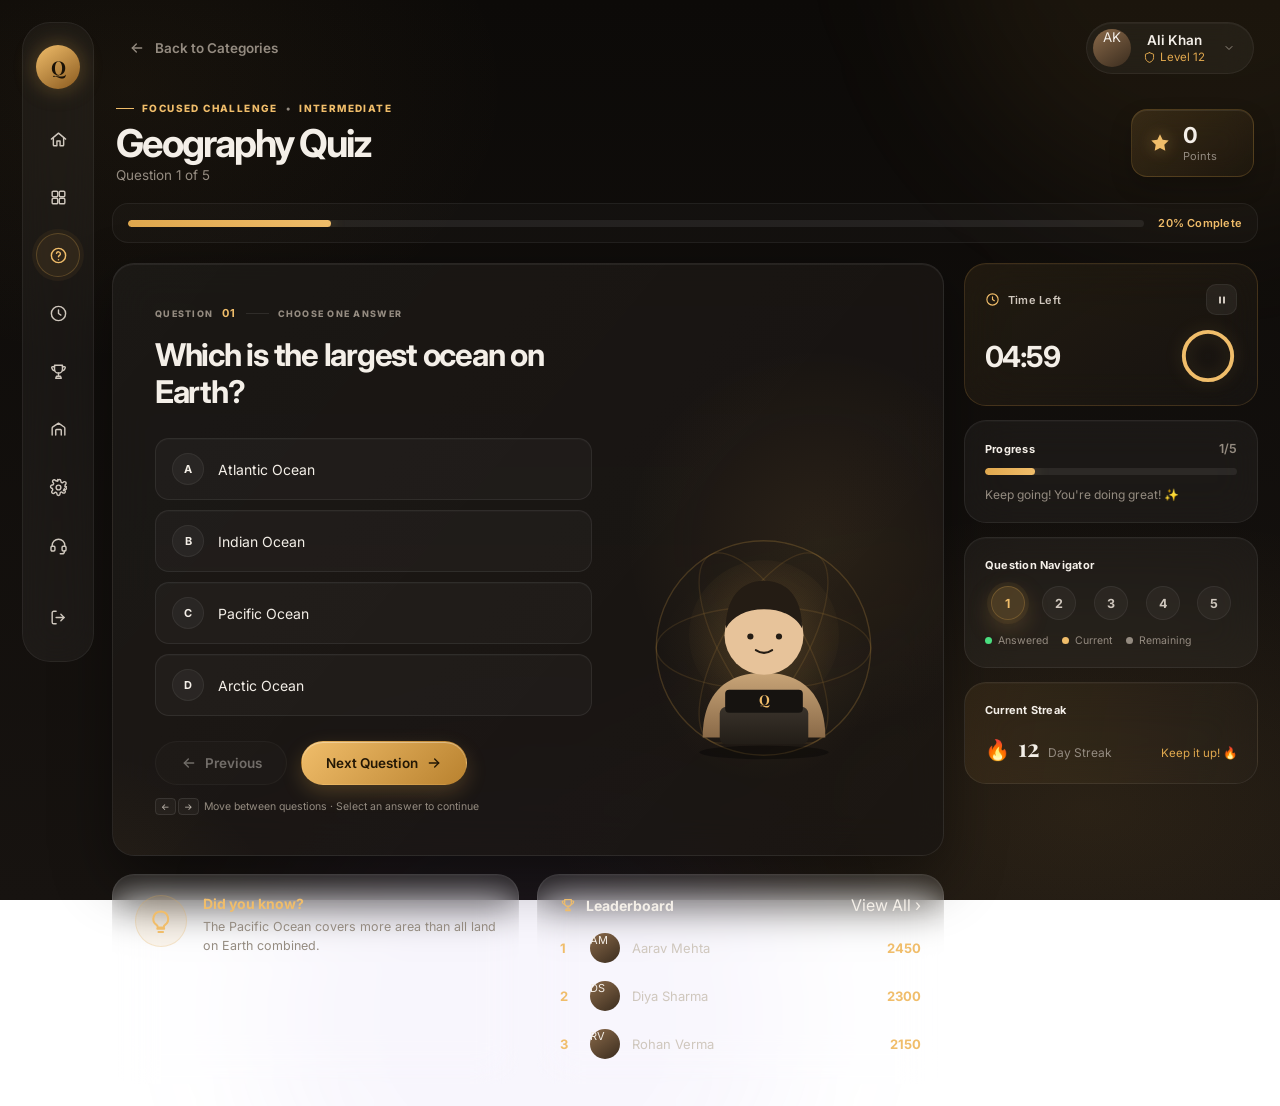
<file: quiz.html>
<!DOCTYPE html>
<html lang="en">
<head>
<meta charset="UTF-8">
<meta name="viewport" content="width=device-width, initial-scale=1.0">
<title>Quizary — Quiz</title>
<link rel="preconnect" href="https://fonts.googleapis.com">
<link rel="preconnect" href="https://fonts.gstatic.com" crossorigin>
<link href="https://fonts.googleapis.com/css2?family=Playfair+Display:wght@600;700&family=Inter:wght@400;500;600;700&display=swap" rel="stylesheet">
<link rel="stylesheet" href="assets/css/variables.css">
<link rel="stylesheet" href="assets/css/base.css">
<link rel="stylesheet" href="assets/css/sidebar.css">
<link rel="stylesheet" href="assets/css/topbar.css">
<link rel="stylesheet" href="assets/css/components.css">
<link rel="stylesheet" href="assets/css/quiz.css">
</head>
<body>

  <!-- ================= SIDEBAR ================= -->
  <nav class="sidebar" aria-label="Primary">
    <div class="sb-logo">Q</div>

    <a href="index.html" class="sb-icon">
      <svg viewBox="0 0 24 24" fill="none" stroke="currentColor" stroke-width="1.8" stroke-linecap="round" stroke-linejoin="round"><path d="M3 11.5 12 4l9 7.5"/><path d="M5.5 10v9a1 1 0 0 0 1 1H10v-6h4v6h3.5a1 1 0 0 0 1-1v-9"/></svg>
      <span class="sb-tooltip">Home</span>
    </a>

    <a href="categories.html" class="sb-icon">
      <svg viewBox="0 0 24 24" fill="none" stroke="currentColor" stroke-width="1.8" stroke-linecap="round" stroke-linejoin="round"><rect x="4" y="4" width="7" height="7" rx="1.5"/><rect x="13" y="4" width="7" height="7" rx="1.5"/><rect x="4" y="13" width="7" height="7" rx="1.5"/><rect x="13" y="13" width="7" height="7" rx="1.5"/></svg>
      <span class="sb-tooltip">Categories</span>
    </a>

    <a href="quizinterface.html" class="sb-icon active" aria-current="page">
      <svg viewBox="0 0 24 24" fill="none" stroke="currentColor" stroke-width="1.8" stroke-linecap="round" stroke-linejoin="round"><circle cx="12" cy="12" r="9"/><path d="M9.5 9.2a2.5 2.5 0 0 1 4.9.8c0 1.7-2.4 2-2.4 3.6"/><path d="M12 17.2v.1"/></svg>
      <span class="sb-tooltip">Quiz</span>
    </a>

    <a href="history.html" class="sb-icon">
      <svg viewBox="0 0 24 24" fill="none" stroke="currentColor" stroke-width="1.8" stroke-linecap="round" stroke-linejoin="round"><circle cx="12" cy="12" r="9"/><path d="M12 7.5V12l3 2"/></svg>
      <span class="sb-tooltip">History</span>
    </a>

    <a href="leaderboard.html" class="sb-icon">
      <svg viewBox="0 0 24 24" fill="none" stroke="currentColor" stroke-width="1.8" stroke-linecap="round" stroke-linejoin="round"><path d="M7 4h10v5a5 5 0 0 1-10 0V4Z"/><path d="M7 6H4.5a1 1 0 0 0-1 1.3l.6 1.6A3 3 0 0 0 7 11"/><path d="M17 6h2.5a1 1 0 0 1 1 1.3l-.6 1.6A3 3 0 0 1 17 11"/><path d="M12 14v3"/><path d="M8.5 20.5h7l-1-2.5h-5l-1 2.5Z"/></svg>
      <span class="sb-tooltip">Leaderboard</span>
    </a>

    <a href="results.html" class="sb-icon">
      <svg viewBox="0 0 24 24" fill="none" stroke="currentColor" stroke-width="1.8" stroke-linecap="round" stroke-linejoin="round"><path d="M4 19V10.5a2 2 0 0 1 .9-1.7L12 4l7.1 4.8a2 2 0 0 1 .9 1.7V19"/><path d="M8.5 19v-6a1 1 0 0 1 1-1h5a1 1 0 0 1 1 1v6"/></svg>
      <span class="sb-tooltip">Stats</span>
    </a>

    <a href="setting.html" class="sb-icon">
      <svg viewBox="0 0 24 24" fill="none" stroke="currentColor" stroke-width="1.8" stroke-linecap="round" stroke-linejoin="round"><circle cx="12" cy="12" r="3"/><path d="M19.4 13.5a1.7 1.7 0 0 0 .3 1.9l.1.1a2 2 0 1 1-2.8 2.8l-.1-.1a1.7 1.7 0 0 0-1.9-.3 1.7 1.7 0 0 0-1 1.6V20a2 2 0 1 1-4 0v-.2a1.7 1.7 0 0 0-1-1.5 1.7 1.7 0 0 0-1.9.3l-.1.1a2 2 0 1 1-2.8-2.8l.1-.1a1.7 1.7 0 0 0 .3-1.9 1.7 1.7 0 0 0-1.6-1H4a2 2 0 1 1 0-4h.2a1.7 1.7 0 0 0 1.5-1 1.7 1.7 0 0 0-.3-1.9l-.1-.1a2 2 0 1 1 2.8-2.8l.1.1a1.7 1.7 0 0 0 1.9.3H10a1.7 1.7 0 0 0 1-1.6V4a2 2 0 1 1 4 0v.2a1.7 1.7 0 0 0 1 1.6 1.7 1.7 0 0 0 1.9-.3l.1-.1a2 2 0 1 1 2.8 2.8l-.1.1a1.7 1.7 0 0 0-.3 1.9V10a1.7 1.7 0 0 0 1.6 1H20a2 2 0 1 1 0 4h-.2a1.7 1.7 0 0 0-1.6 1Z"/></svg>
      <span class="sb-tooltip">Settings</span>
    </a>

    <a href="support.html" class="sb-icon">
      <svg viewBox="0 0 24 24" fill="none" stroke="currentColor" stroke-width="1.8" stroke-linecap="round" stroke-linejoin="round"><path d="M4 13v-1a8 8 0 0 1 16 0v1"/><rect x="2.5" y="13" width="5" height="6" rx="1.5"/><rect x="16.5" y="13" width="5" height="6" rx="1.5"/><path d="M19.5 19v.5a3 3 0 0 1-3 3h-2.3"/></svg>
      <span class="sb-tooltip">Support</span>
    </a>

    <div class="sb-spacer"></div>

    <a href="login.html" class="sb-icon">
      <svg viewBox="0 0 24 24" fill="none" stroke="currentColor" stroke-width="1.8" stroke-linecap="round" stroke-linejoin="round"><path d="M9 4H6a2 2 0 0 0-2 2v12a2 2 0 0 0 2 2h3"/><path d="M15 16l4-4-4-4"/><path d="M19 12H9"/></svg>
      <span class="sb-tooltip">Log out</span>
    </a>
  </nav>

  <div class="sidebar-overlay" id="sidebarOverlay"></div>

  <!-- ================= MAIN ================= -->
  <main class="main-col">

    <div class="quiz-top-row">
      <div class="quiz-top-actions">
        <button class="menu-toggle" id="menuToggle" aria-label="Open menu" aria-expanded="false">
          <svg viewBox="0 0 24 24" fill="none" stroke="currentColor" stroke-width="2" stroke-linecap="round" stroke-linejoin="round"><path d="M4 6h16M4 12h16M4 18h16"/></svg>
        </button>
        <a href="categories.html" class="quiz-back">
          <svg viewBox="0 0 24 24" fill="none" stroke="currentColor" stroke-width="2" stroke-linecap="round" stroke-linejoin="round"><path d="M19 12H5"/><path d="m11 18-6-6 6-6"/></svg>
          Back to Categories
        </a>
      </div>

      <div class="profile-wrap quiz-profile-wrap">
        <button class="profile" aria-expanded="false" aria-haspopup="true">
          <div class="avatar avatar-fallback">AK</div>
          <div>
            <div class="profile-name">Ali Khan</div>
            <div class="profile-level">
              <svg viewBox="0 0 24 24" fill="none" stroke="currentColor" stroke-width="1.8" stroke-linecap="round" stroke-linejoin="round"><path d="M12 3 4.5 6v6c0 4.5 3 7.5 7.5 9 4.5-1.5 7.5-4.5 7.5-9V6L12 3Z"/></svg>
              Level 12
            </div>
          </div>
          <svg class="chev" viewBox="0 0 24 24" fill="none" stroke="currentColor" stroke-width="2" stroke-linecap="round" stroke-linejoin="round"><path d="m6 9 6 6 6-6"/></svg>
        </button>
        <div class="profile-menu">
          <a href="profile.html">My Profile</a>
          <a href="#">Achievements</a>
          <a href="#">Settings</a>
          <a href="login.html">Log out</a>
        </div>
      </div>
    </div>

    <!-- ============ QUIZ HEADER ============ -->
    <section class="quiz-header-row">
      <div class="quiz-header-text">
        <p class="quiz-kicker"><span></span> FOCUSED CHALLENGE <i>•</i> INTERMEDIATE</p>
        <h1 class="quiz-title" id="quizTitle">Geography Quiz</h1>
        <p class="quiz-subtitle" id="quizProgressText">Question 2 of 5</p>
      </div>

      <div class="quiz-points-badge">
        <svg viewBox="0 0 24 24" fill="currentColor" stroke="none"><path d="m12 2.5 2.9 6 6.6.9-4.8 4.6 1.1 6.5L12 17.4l-5.8 3.1 1.1-6.5-4.8-4.6 6.6-.9L12 2.5Z"/></svg>
        <div>
          <div class="quiz-points-num" id="quizPoints">120</div>
          <div class="quiz-points-label">Points</div>
        </div>
      </div>
    </section>

    <div class="quiz-progress-row">
      <div class="quiz-progress-track">
        <div class="quiz-progress-fill" id="quizProgressFill" style="width:40%"></div>
      </div>
      <span class="quiz-progress-pct" id="quizProgressPct">40% Complete</span>
    </div>

    <!-- ============ QUIZ BODY ============ -->
    <div class="quiz-layout">

      <div class="quiz-main">

        <div class="panel quiz-card">
          <div class="quiz-card-left">
            <div class="quiz-question-context"><span>QUESTION</span><strong id="quizQuestionNumber">02</strong><i></i><span>CHOOSE ONE ANSWER</span></div>
            <h2 class="quiz-question" id="quizQuestion" aria-live="polite">What is the capital of Japan?</h2>

            <div class="quiz-options" id="quizOptions">
              <button type="button" class="quiz-option" data-letter="A">
                <span class="quiz-option-letter">A</span>
                <span class="quiz-option-text">Beijing</span>
              </button>
              <button type="button" class="quiz-option" data-letter="B">
                <span class="quiz-option-letter">B</span>
                <span class="quiz-option-text">Seoul</span>
              </button>
              <button type="button" class="quiz-option quiz-option--selected" data-letter="C">
                <span class="quiz-option-letter">C</span>
                <span class="quiz-option-text">Tokyo</span>
                <svg class="quiz-option-check" viewBox="0 0 24 24" fill="none" stroke="currentColor" stroke-width="2.5" stroke-linecap="round" stroke-linejoin="round"><path d="m5 13 4 4 10-10"/></svg>
              </button>
              <button type="button" class="quiz-option" data-letter="D">
                <span class="quiz-option-letter">D</span>
                <span class="quiz-option-text">Bangkok</span>
              </button>
            </div>

            <div class="quiz-nav-buttons">
              <button type="button" class="btn btn-secondary" id="quizPrevBtn">
                <svg viewBox="0 0 24 24" fill="none" stroke="currentColor" stroke-width="2" stroke-linecap="round" stroke-linejoin="round"><path d="M19 12H5"/><path d="m11 18-6-6 6-6"/></svg>
                Previous
              </button>
              <button type="button" class="btn btn-primary" id="quizNextBtn">
                Next Question
                <svg viewBox="0 0 24 24" fill="none" stroke="currentColor" stroke-width="2" stroke-linecap="round" stroke-linejoin="round"><path d="M5 12h14"/><path d="m13 6 6 6-6 6"/></svg>
              </button>
            </div>
            <p class="quiz-keyboard-hint"><kbd>←</kbd><kbd>→</kbd> Move between questions · Select an answer to continue</p>
          </div>

          <div class="quiz-card-visual">
            <svg class="quiz-globe" viewBox="0 0 200 200" aria-hidden="true">
              <circle cx="100" cy="100" r="78" fill="none" stroke="var(--gold-tint-25)" stroke-width="1"/>
              <ellipse cx="100" cy="100" rx="78" ry="30" fill="none" stroke="var(--gold-tint-15)" stroke-width="1"/>
              <ellipse cx="100" cy="100" rx="78" ry="30" fill="none" stroke="var(--gold-tint-15)" stroke-width="1" transform="rotate(60 100 100)"/>
              <ellipse cx="100" cy="100" rx="78" ry="30" fill="none" stroke="var(--gold-tint-15)" stroke-width="1" transform="rotate(120 100 100)"/>
            </svg>

            <svg class="hero-illustration quiz-mascot" viewBox="0 0 320 340" aria-hidden="true">
              <circle cx="160" cy="150" r="110" fill="url(#quizGlow)"/>
              <defs>
                <radialGradient id="quizGlow" cx="50%" cy="45%" r="60%">
                  <stop offset="0%" stop-color="rgba(224,168,78,0.16)"/>
                  <stop offset="100%" stop-color="rgba(224,168,78,0)"/>
                </radialGradient>
                <linearGradient id="quizHood" x1="0" y1="0" x2="0" y2="1">
                  <stop offset="0%" stop-color="#c9a578"/>
                  <stop offset="100%" stop-color="#8a6a48"/>
                </linearGradient>
                <linearGradient id="quizLap" x1="0" y1="0" x2="0" y2="1">
                  <stop offset="0%" stop-color="#3a332b"/>
                  <stop offset="100%" stop-color="#221d17"/>
                </linearGradient>
              </defs>
              <ellipse cx="160" cy="322" rx="95" ry="10" fill="rgba(0,0,0,0.35)"/>
              <path d="M70 300c0-70 40-95 90-95s90 25 90 95Z" fill="url(#quizHood)"/>
              <circle cx="160" cy="150" r="58" fill="#e7c39a"/>
              <path d="M104 140c0-45 22-70 56-70s56 25 56 70c-10-18-30-28-56-28s-46 10-56 28Z" fill="#241c14"/>
              <circle cx="140" cy="152" r="4.5" fill="#241c14"/>
              <circle cx="182" cy="152" r="4.5" fill="#241c14"/>
              <path d="M148 172q12 8 24 0" fill="none" stroke="#241c14" stroke-width="3" stroke-linecap="round"/>
              <rect x="95" y="255" width="130" height="55" rx="10" fill="url(#quizLap)"/>
              <rect x="103" y="230" width="114" height="34" rx="6" fill="#161310"/>
              <text x="160" y="253" text-anchor="middle" font-family="Playfair Display, serif" font-weight="700" font-size="20" fill="#f0bd6a">Q</text>
            </svg>
          </div>
        </div>

        <div class="quiz-bottom-row">
          <div class="panel quiz-fact-card">
            <div class="icon-circle icon-circle-md">
              <svg viewBox="0 0 24 24" fill="none" stroke="currentColor" stroke-width="1.8" stroke-linecap="round" stroke-linejoin="round"><path d="M9 18h6"/><path d="M10 21h4"/><path d="M12 3a6.5 6.5 0 0 0-3.7 11.8c.6.4 1 1.1 1 1.9v.3h5.4v-.3c0-.8.4-1.5 1-1.9A6.5 6.5 0 0 0 12 3Z"/></svg>
            </div>
            <div>
              <div class="quiz-fact-title">Did you know?</div>
              <p class="quiz-fact-text" id="quizFactText">Tokyo is not only the capital of Japan, but also one of the world's most populous and innovative megacities.</p>
            </div>
          </div>

          <div class="panel quiz-leaderboard-card">
            <div class="quiz-leaderboard-header">
              <h3 class="quiz-leaderboard-title">
                <svg viewBox="0 0 24 24" fill="none" stroke="currentColor" stroke-width="1.8" stroke-linecap="round" stroke-linejoin="round"><path d="M7 4h10v5a5 5 0 0 1-10 0V4Z"/><path d="M7 6H4.5a1 1 0 0 0-1 1.3l.6 1.6A3 3 0 0 0 7 11"/><path d="M17 6h2.5a1 1 0 0 1 1 1.3l-.6 1.6A3 3 0 0 1 17 11"/><path d="M12 14v3"/><path d="M8.5 20.5h7l-1-2.5h-5l-1 2.5Z"/></svg>
                Leaderboard
              </h3>
              <a href="leaderboard.html" class="hist-view-all">View All ›</a>
            </div>

            <ul class="quiz-leaderboard-list">
              <li class="quiz-leaderboard-row">
                <span class="quiz-lb-rank">1</span>
                <span class="avatar avatar-fallback quiz-lb-avatar">AM</span>
                <span class="quiz-lb-name">Aarav Mehta</span>
                <span class="quiz-lb-score">2450</span>
              </li>
              <li class="quiz-leaderboard-row">
                <span class="quiz-lb-rank">2</span>
                <span class="avatar avatar-fallback quiz-lb-avatar">DS</span>
                <span class="quiz-lb-name">Diya Sharma</span>
                <span class="quiz-lb-score">2300</span>
              </li>
              <li class="quiz-leaderboard-row">
                <span class="quiz-lb-rank quiz-lb-rank--gold">3</span>
                <span class="avatar avatar-fallback quiz-lb-avatar">RV</span>
                <span class="quiz-lb-name">Rohan Verma</span>
                <span class="quiz-lb-score">2150</span>
              </li>
            </ul>
          </div>
        </div>

      </div>

      <!-- ============ RIGHT SIDEBAR ============ -->
      <aside class="quiz-side">

        <div class="panel quiz-side-panel">
          <div class="quiz-side-header-row">
            <div class="quiz-side-label">
              <svg viewBox="0 0 24 24" fill="none" stroke="currentColor" stroke-width="1.8" stroke-linecap="round" stroke-linejoin="round"><circle cx="12" cy="12" r="9"/><path d="M12 7.5V12l3 2"/></svg>
              Time Left
            </div>
            <button class="quiz-pause-btn" type="button" id="quizPauseBtn" aria-label="Pause timer">
              <svg viewBox="0 0 24 24" fill="currentColor" stroke="none"><rect x="6" y="5" width="4" height="14" rx="1"/><rect x="14" y="5" width="4" height="14" rx="1"/></svg>
            </button>
          </div>
          <div class="quiz-timer-row">
            <div class="quiz-timer-num" id="quizTimer">04:32</div>
            <svg class="quiz-timer-ring" viewBox="0 0 60 60" aria-hidden="true">
              <circle cx="30" cy="30" r="25" fill="none" stroke="rgba(255,255,255,0.08)" stroke-width="4"/>
              <circle cx="30" cy="30" r="25" fill="none" stroke="var(--gold-bright)" stroke-width="4" stroke-linecap="round" stroke-dasharray="157" stroke-dashoffset="55" transform="rotate(-90 30 30)"/>
            </svg>
          </div>
        </div>

        <div class="panel quiz-side-panel">
          <div class="quiz-side-header-row">
            <div class="quiz-side-label quiz-side-label--plain">Progress</div>
            <span class="quiz-side-fraction" id="quizProgressFraction">2/5</span>
          </div>
          <div class="quiz-progress-track quiz-progress-track--sm">
            <div class="quiz-progress-fill" style="width:40%"></div>
          </div>
          <p class="quiz-encourage">Keep going! You're doing great! ✨</p>
        </div>

        <div class="panel quiz-side-panel">
          <div class="quiz-side-label quiz-side-label--plain quiz-nav-title">Question Navigator</div>
          <div class="quiz-nav-grid" id="quizNavGrid">
            <div class="qnav-cell">
              <span class="qnav-circle qnav-circle--answered">1</span>
              <svg class="qnav-check" viewBox="0 0 24 24" fill="none" stroke="currentColor" stroke-width="3" stroke-linecap="round" stroke-linejoin="round"><path d="m5 13 4 4 10-10"/></svg>
            </div>
            <div class="qnav-cell">
              <span class="qnav-circle qnav-circle--current">2</span>
              <svg class="qnav-check qnav-check--gold" viewBox="0 0 24 24" fill="none" stroke="currentColor" stroke-width="3" stroke-linecap="round" stroke-linejoin="round"><path d="m5 13 4 4 10-10"/></svg>
            </div>
            <div class="qnav-cell">
              <span class="qnav-circle">3</span>
            </div>
            <div class="qnav-cell">
              <span class="qnav-circle">4</span>
            </div>
            <div class="qnav-cell">
              <span class="qnav-circle">5</span>
            </div>
          </div>
          <div class="qnav-legend">
            <span><i class="qnav-dot qnav-dot--answered"></i>Answered</span>
            <span><i class="qnav-dot qnav-dot--current"></i>Current</span>
            <span><i class="qnav-dot qnav-dot--remaining"></i>Remaining</span>
          </div>
        </div>

        <div class="panel quiz-side-panel quiz-streak-panel">
          <div class="quiz-side-label quiz-side-label--plain quiz-nav-title">Current Streak</div>
          <div class="quiz-streak-row">
            <span class="quiz-streak-flame">🔥</span>
            <span class="quiz-streak-num">12</span>
            <span class="quiz-streak-label">Day Streak</span>
            <span class="quiz-streak-cheer">Keep it up! 🔥</span>
          </div>
        </div>

      </aside>
    </div>

  </main>

  <script src="assets/js/data.js"></script>
  <script src="assets/js/quiz.js"></script>
  <script src="assets/js/nav.js"></script>
</body>
</html>
</file>
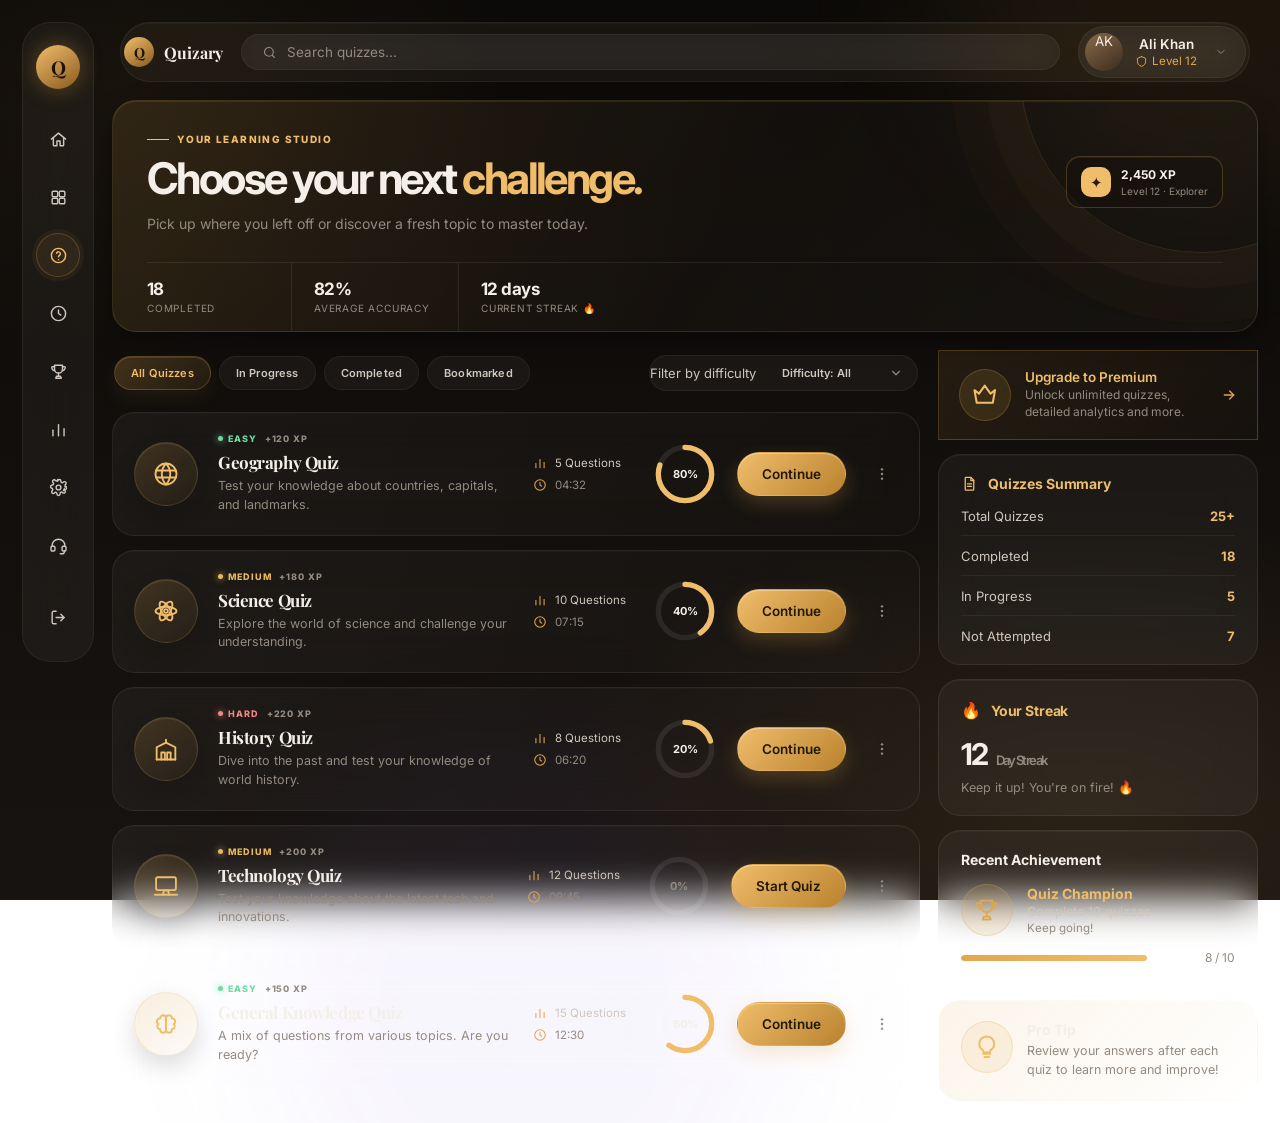
<file: quizinterface.html>
<!DOCTYPE html>
<html lang="en">
<head>
<meta charset="UTF-8">
<meta name="viewport" content="width=device-width, initial-scale=1.0">
<title>Quizary — Quizzes</title>
<link rel="preconnect" href="https://fonts.googleapis.com">
<link rel="preconnect" href="https://fonts.gstatic.com" crossorigin>
<link href="https://fonts.googleapis.com/css2?family=Playfair+Display:wght@600;700&family=Inter:wght@400;500;600;700&display=swap" rel="stylesheet">
<link rel="stylesheet" href="assets/css/variables.css">
<link rel="stylesheet" href="assets/css/base.css">
<link rel="stylesheet" href="assets/css/sidebar.css">
<link rel="stylesheet" href="assets/css/topbar.css">
<link rel="stylesheet" href="assets/css/components.css">
<link rel="stylesheet" href="assets/css/quizinterface.css">
</head>
<body>

  <!-- ================= SIDEBAR ================= -->
 <nav class="sidebar" aria-label="Primary">
    <div class="sb-logo">Q</div>

    <a href="index.html" class="sb-icon">
      <svg viewBox="0 0 24 24" fill="none" stroke="currentColor" stroke-width="1.8" stroke-linecap="round" stroke-linejoin="round"><path d="M3 11.5 12 4l9 7.5"/><path d="M5.5 10v9a1 1 0 0 0 1 1H10v-6h4v6h3.5a1 1 0 0 0 1-1v-9"/></svg>
      <span class="sb-tooltip">Home</span>
    </a>

    <a href="categories.html" class="sb-icon">
      <svg viewBox="0 0 24 24" fill="none" stroke="currentColor" stroke-width="1.8" stroke-linecap="round" stroke-linejoin="round"><rect x="4" y="4" width="7" height="7" rx="1.5"/><rect x="13" y="4" width="7" height="7" rx="1.5"/><rect x="4" y="13" width="7" height="7" rx="1.5"/><rect x="13" y="13" width="7" height="7" rx="1.5"/></svg>
      <span class="sb-tooltip">Categories</span>
    </a>

    <a href="quizinterface.html" class="sb-icon active" aria-current="page">
      <svg viewBox="0 0 24 24" fill="none" stroke="currentColor" stroke-width="1.8" stroke-linecap="round" stroke-linejoin="round"><circle cx="12" cy="12" r="9"/><path d="M9.5 9.2a2.5 2.5 0 0 1 4.9.8c0 1.7-2.4 2-2.4 3.6"/><path d="M12 17.2v.1"/></svg>
      <span class="sb-tooltip">Quiz</span>
    </a>

    <a href="history.html" class="sb-icon">
      <svg viewBox="0 0 24 24" fill="none" stroke="currentColor" stroke-width="1.8" stroke-linecap="round" stroke-linejoin="round"><circle cx="12" cy="12" r="9"/><path d="M12 7.5V12l3 2"/></svg>
      <span class="sb-tooltip">History</span>
    </a>

    <a href="results.html" class="sb-icon">
      <svg viewBox="0 0 24 24" fill="none" stroke="currentColor" stroke-width="1.8" stroke-linecap="round" stroke-linejoin="round"><path d="M7 4h10v5a5 5 0 0 1-10 0V4Z"/><path d="M7 6H4.5a1 1 0 0 0-1 1.3l.6 1.6A3 3 0 0 0 7 11"/><path d="M17 6h2.5a1 1 0 0 1 1 1.3l-.6 1.6A3 3 0 0 1 17 11"/><path d="M12 14v3"/><path d="M8.5 20.5h7l-1-2.5h-5l-1 2.5Z"/></svg>
      <span class="sb-tooltip">Result</span>
    </a>

    <a href="leaderboard.html" class="sb-icon">
      <svg viewBox="0 0 24 24" fill="none" stroke="currentColor" stroke-width="1.8" stroke-linecap="round" stroke-linejoin="round"><path d="M5 20V13"/><path d="M12 20V6"/><path d="M19 20v-9"/></svg>
      <span class="sb-tooltip">Leaderboard</span>
    </a>

    <a href="setting.html" class="sb-icon">
      <svg viewBox="0 0 24 24" fill="none" stroke="currentColor" stroke-width="1.8" stroke-linecap="round" stroke-linejoin="round"><circle cx="12" cy="12" r="3"/><path d="M19.4 13.5a1.7 1.7 0 0 0 .3 1.9l.1.1a2 2 0 1 1-2.8 2.8l-.1-.1a1.7 1.7 0 0 0-1.9-.3 1.7 1.7 0 0 0-1 1.6V20a2 2 0 1 1-4 0v-.2a1.7 1.7 0 0 0-1-1.5 1.7 1.7 0 0 0-1.9.3l-.1.1a2 2 0 1 1-2.8-2.8l.1-.1a1.7 1.7 0 0 0 .3-1.9 1.7 1.7 0 0 0-1.6-1H4a2 2 0 1 1 0-4h.2a1.7 1.7 0 0 0 1.5-1 1.7 1.7 0 0 0-.3-1.9l-.1-.1a2 2 0 1 1 2.8-2.8l.1.1a1.7 1.7 0 0 0 1.9.3H10a1.7 1.7 0 0 0 1-1.6V4a2 2 0 1 1 4 0v.2a1.7 1.7 0 0 0 1 1.6 1.7 1.7 0 0 0 1.9-.3l.1-.1a2 2 0 1 1 2.8 2.8l-.1.1a1.7 1.7 0 0 0-.3 1.9V10a1.7 1.7 0 0 0 1.6 1H20a2 2 0 1 1 0 4h-.2a1.7 1.7 0 0 0-1.6 1Z"/></svg>
      <span class="sb-tooltip">Settings</span>
    </a>

    <a href="support.html" class="sb-icon">
      <svg viewBox="0 0 24 24" fill="none" stroke="currentColor" stroke-width="1.8" stroke-linecap="round" stroke-linejoin="round"><path d="M4 13v-1a8 8 0 0 1 16 0v1"/><rect x="2.5" y="13" width="5" height="6" rx="1.5"/><rect x="16.5" y="13" width="5" height="6" rx="1.5"/><path d="M19.5 19v.5a3 3 0 0 1-3 3h-2.3"/></svg>
      <span class="sb-tooltip">Support</span>
    </a>

    <div class="sb-spacer"></div>

    <a href="login.html" class="sb-icon">
      <svg viewBox="0 0 24 24" fill="none" stroke="currentColor" stroke-width="1.8" stroke-linecap="round" stroke-linejoin="round"><path d="M9 4H6a2 2 0 0 0-2 2v12a2 2 0 0 0 2 2h3"/><path d="M15 16l4-4-4-4"/><path d="M19 12H9"/></svg>
      <span class="sb-tooltip">Log out</span>
    </a>
  </nav>

  <div class="sidebar-overlay" id="sidebarOverlay"></div>

  <!-- ================= MAIN ================= -->
  <main class="main-col">

    <header class="top-bar panel">
      <button class="menu-toggle" id="menuToggle" aria-label="Open menu" aria-expanded="false">
        <svg viewBox="0 0 24 24" fill="none" stroke="currentColor" stroke-width="2" stroke-linecap="round" stroke-linejoin="round"><path d="M4 6h16M4 12h16M4 18h16"/></svg>
      </button>
      <div class="brand">
        <span class="brand-mark">Q</span>
        <span class="brand-word">Quizary</span>
      </div>

      <label class="search">
        <svg viewBox="0 0 24 24" fill="none" stroke="currentColor" stroke-width="1.8" stroke-linecap="round" stroke-linejoin="round"><circle cx="11" cy="11" r="7"/><path d="m20 20-3.2-3.2"/></svg>
        <input type="text" placeholder="Search quizzes...">
      </label>

      <div class="profile-wrap">
        <button class="profile" aria-expanded="false" aria-haspopup="true">
          <div class="avatar avatar-fallback">AK</div>
          <div>
            <div class="profile-name">Ali Khan</div>
            <div class="profile-level">
              <svg viewBox="0 0 24 24" fill="none" stroke="currentColor" stroke-width="1.8" stroke-linecap="round" stroke-linejoin="round"><path d="M12 3 4.5 6v6c0 4.5 3 7.5 7.5 9 4.5-1.5 7.5-4.5 7.5-9V6L12 3Z"/></svg>
              Level 12
            </div>
          </div>
          <svg class="chev" viewBox="0 0 24 24" fill="none" stroke="currentColor" stroke-width="2" stroke-linecap="round" stroke-linejoin="round"><path d="m6 9 6 6 6-6"/></svg>
        </button>
        <div class="profile-menu">
          <a href="profile.html">My Profile</a>
          <a href="achievements.html">Achievements</a>
          <a href="setting.html">Settings</a>
          <a href="login.html">Log out</a>
        </div>
      </div>
    </header>

    <!-- ============ PAGE HEADER ============ -->
    <section class="qz-header-text">
      <div class="qz-eyebrow"><span></span> Your learning studio</div>
      <div class="qz-heading-row">
        <div>
          <h1 class="qz-title">Choose your next <em>challenge.</em></h1>
          <p class="qz-subtitle">Pick up where you left off or discover a fresh topic to master today.</p>
        </div>
        <div class="qz-xp-chip" aria-label="2,450 experience points">
          <span class="qz-xp-spark">✦</span>
          <span><strong>2,450 XP</strong><small>Level 12 · Explorer</small></span>
        </div>
      </div>
      <div class="qz-quick-stats" aria-label="Quiz progress summary">
        <div><strong>18</strong><span>completed</span></div>
        <div><strong>82%</strong><span>average accuracy</span></div>
        <div><strong>12 days</strong><span>current streak 🔥</span></div>
      </div>
    </section>

    <!-- ============ BODY: LIST + SIDE ============ -->
    <div class="qz-body">

      <!-- ============ MAIN COLUMN ============ -->
      <div class="qz-main">

        <!-- Filters -->
        <div class="qz-filters">
          <div class="qz-tabs" role="tablist" aria-label="Quiz status">
            <button class="qz-tab qz-tab-active" type="button" data-filter="all" role="tab" aria-selected="true">All Quizzes</button>
            <button class="qz-tab" type="button" data-filter="progress" role="tab" aria-selected="false">In Progress</button>
            <button class="qz-tab" type="button" data-filter="completed" role="tab" aria-selected="false">Completed</button>
            <button class="qz-tab" type="button" data-filter="bookmarked" role="tab" aria-selected="false">Bookmarked</button>
          </div>

          <label class="qz-select">
            <span class="sr-only">Filter by difficulty</span>
            <select id="difficultyFilter" aria-label="Filter quizzes by difficulty">
              <option value="all">Difficulty: All</option>
              <option value="easy">Difficulty: Easy</option>
              <option value="medium">Difficulty: Medium</option>
              <option value="hard">Difficulty: Hard</option>
            </select>
            <svg viewBox="0 0 24 24" fill="none" stroke="currentColor" stroke-width="2" stroke-linecap="round" stroke-linejoin="round"><path d="m6 9 6 6 6-6"/></svg>
          </label>
        </div>

        <!-- ============ QUIZ LIST ============ -->
        <div class="qz-list">

          <div class="panel qz-item" data-status="progress bookmarked" data-difficulty="easy" data-name="geography countries capitals landmarks">
            <div class="icon-circle icon-circle-lg qz-icon">
              <svg viewBox="0 0 24 24" fill="none" stroke="currentColor" stroke-width="1.6" stroke-linecap="round" stroke-linejoin="round"><circle cx="12" cy="12" r="9"/><path d="M12 3a13 13 0 0 0 0 18 13 13 0 0 0 0-18Z"/><path d="M3.5 9h17M3.5 15h17"/></svg>
            </div>
            <div class="qz-item-text">
              <div class="qz-item-kicker"><span class="qz-difficulty qz-difficulty--easy">Easy</span><span>+120 XP</span></div>
              <h3 class="qz-item-title">Geography Quiz</h3>
              <p class="qz-item-desc">Test your knowledge about countries, capitals, and landmarks.</p>
            </div>
            <div class="qz-item-meta">
              <span><svg viewBox="0 0 24 24" fill="none" stroke="currentColor" stroke-width="1.8" stroke-linecap="round" stroke-linejoin="round"><path d="M5 20V13"/><path d="M12 20V6"/><path d="M19 20v-9"/></svg>5 Questions</span>
              <span><svg viewBox="0 0 24 24" fill="none" stroke="currentColor" stroke-width="1.8" stroke-linecap="round" stroke-linejoin="round"><circle cx="12" cy="12" r="9"/><path d="M12 7.5V12l3 2"/></svg>04:32</span>
            </div>
            <div class="qz-ring-wrap">
              <svg class="qz-ring" viewBox="0 0 60 60" aria-hidden="true">
                <circle cx="30" cy="30" r="25" fill="none" stroke="rgba(255,255,255,0.08)" stroke-width="5"/>
                <circle cx="30" cy="30" r="25" fill="none" stroke="var(--gold-bright)" stroke-width="5" stroke-linecap="round" stroke-dasharray="157" stroke-dashoffset="31.4" transform="rotate(-90 30 30)"/>
              </svg>
              <span class="qz-ring-pct">80%</span>
            </div>
            <a href="quiz.html?subject=geography" class="btn btn-primary qz-item-btn">Continue</a>
            <button class="qz-menu-btn" type="button" aria-label="More options">
              <svg viewBox="0 0 24 24" fill="currentColor" stroke="none"><circle cx="12" cy="5" r="1.8"/><circle cx="12" cy="12" r="1.8"/><circle cx="12" cy="19" r="1.8"/></svg>
            </button>
          </div>

          <div class="panel qz-item" data-status="progress" data-difficulty="medium" data-name="science nature world knowledge">
            <div class="icon-circle icon-circle-lg qz-icon">
              <svg viewBox="0 0 24 24" fill="none" stroke="currentColor" stroke-width="1.6" stroke-linecap="round" stroke-linejoin="round"><circle cx="12" cy="12" r="1.6"/><ellipse cx="12" cy="12" rx="9" ry="3.6"/><ellipse cx="12" cy="12" rx="9" ry="3.6" transform="rotate(60 12 12)"/><ellipse cx="12" cy="12" rx="9" ry="3.6" transform="rotate(120 12 12)"/></svg>
            </div>
            <div class="qz-item-text">
              <div class="qz-item-kicker"><span class="qz-difficulty qz-difficulty--medium">Medium</span><span>+180 XP</span></div>
              <h3 class="qz-item-title">Science Quiz</h3>
              <p class="qz-item-desc">Explore the world of science and challenge your understanding.</p>
            </div>
            <div class="qz-item-meta">
              <span><svg viewBox="0 0 24 24" fill="none" stroke="currentColor" stroke-width="1.8" stroke-linecap="round" stroke-linejoin="round"><path d="M5 20V13"/><path d="M12 20V6"/><path d="M19 20v-9"/></svg>10 Questions</span>
              <span><svg viewBox="0 0 24 24" fill="none" stroke="currentColor" stroke-width="1.8" stroke-linecap="round" stroke-linejoin="round"><circle cx="12" cy="12" r="9"/><path d="M12 7.5V12l3 2"/></svg>07:15</span>
            </div>
            <div class="qz-ring-wrap">
              <svg class="qz-ring" viewBox="0 0 60 60" aria-hidden="true">
                <circle cx="30" cy="30" r="25" fill="none" stroke="rgba(255,255,255,0.08)" stroke-width="5"/>
                <circle cx="30" cy="30" r="25" fill="none" stroke="var(--gold-bright)" stroke-width="5" stroke-linecap="round" stroke-dasharray="157" stroke-dashoffset="94.2" transform="rotate(-90 30 30)"/>
              </svg>
              <span class="qz-ring-pct">40%</span>
            </div>
            <a href="quiz.html?subject=science" class="btn btn-primary qz-item-btn">Continue</a>
            <button class="qz-menu-btn" type="button" aria-label="More options">
              <svg viewBox="0 0 24 24" fill="currentColor" stroke="none"><circle cx="12" cy="5" r="1.8"/><circle cx="12" cy="12" r="1.8"/><circle cx="12" cy="19" r="1.8"/></svg>
            </button>
          </div>

          <div class="panel qz-item" data-status="completed bookmarked" data-difficulty="hard" data-name="history world past culture">
            <div class="icon-circle icon-circle-lg qz-icon">
              <svg viewBox="0 0 24 24" fill="none" stroke="currentColor" stroke-width="1.6" stroke-linecap="round" stroke-linejoin="round"><path d="M4 21V10.5l8-4 8 4V21"/><path d="M4 21h16"/><path d="M8 21v-6h3v6M13 21v-6h3v6"/><path d="M12 6.5V4"/></svg>
            </div>
            <div class="qz-item-text">
              <div class="qz-item-kicker"><span class="qz-difficulty qz-difficulty--hard">Hard</span><span>+220 XP</span></div>
              <h3 class="qz-item-title">History Quiz</h3>
              <p class="qz-item-desc">Dive into the past and test your knowledge of world history.</p>
            </div>
            <div class="qz-item-meta">
              <span><svg viewBox="0 0 24 24" fill="none" stroke="currentColor" stroke-width="1.8" stroke-linecap="round" stroke-linejoin="round"><path d="M5 20V13"/><path d="M12 20V6"/><path d="M19 20v-9"/></svg>8 Questions</span>
              <span><svg viewBox="0 0 24 24" fill="none" stroke="currentColor" stroke-width="1.8" stroke-linecap="round" stroke-linejoin="round"><circle cx="12" cy="12" r="9"/><path d="M12 7.5V12l3 2"/></svg>06:20</span>
            </div>
            <div class="qz-ring-wrap">
              <svg class="qz-ring" viewBox="0 0 60 60" aria-hidden="true">
                <circle cx="30" cy="30" r="25" fill="none" stroke="rgba(255,255,255,0.08)" stroke-width="5"/>
                <circle cx="30" cy="30" r="25" fill="none" stroke="var(--gold-bright)" stroke-width="5" stroke-linecap="round" stroke-dasharray="157" stroke-dashoffset="125.6" transform="rotate(-90 30 30)"/>
              </svg>
              <span class="qz-ring-pct">20%</span>
            </div>
            <a href="quiz.html?subject=history" class="btn btn-primary qz-item-btn">Continue</a>
            <button class="qz-menu-btn" type="button" aria-label="More options">
              <svg viewBox="0 0 24 24" fill="currentColor" stroke="none"><circle cx="12" cy="5" r="1.8"/><circle cx="12" cy="12" r="1.8"/><circle cx="12" cy="19" r="1.8"/></svg>
            </button>
          </div>

          <div class="panel qz-item" data-status="new" data-difficulty="medium" data-name="technology tech innovation">
            <div class="icon-circle icon-circle-lg qz-icon">
              <svg viewBox="0 0 24 24" fill="none" stroke="currentColor" stroke-width="1.6" stroke-linecap="round" stroke-linejoin="round"><rect x="3.5" y="4.5" width="17" height="11" rx="1.5"/><path d="M2.5 19.5h19"/><path d="M9.5 19.5 10 16h4l.5 3.5"/></svg>
            </div>
            <div class="qz-item-text">
              <div class="qz-item-kicker"><span class="qz-difficulty qz-difficulty--medium">Medium</span><span>+200 XP</span></div>
              <h3 class="qz-item-title">Technology Quiz</h3>
              <p class="qz-item-desc">Test your knowledge about the latest tech and innovations.</p>
            </div>
            <div class="qz-item-meta">
              <span><svg viewBox="0 0 24 24" fill="none" stroke="currentColor" stroke-width="1.8" stroke-linecap="round" stroke-linejoin="round"><path d="M5 20V13"/><path d="M12 20V6"/><path d="M19 20v-9"/></svg>12 Questions</span>
              <span><svg viewBox="0 0 24 24" fill="none" stroke="currentColor" stroke-width="1.8" stroke-linecap="round" stroke-linejoin="round"><circle cx="12" cy="12" r="9"/><path d="M12 7.5V12l3 2"/></svg>09:45</span>
            </div>
            <div class="qz-ring-wrap qz-ring-wrap--empty">
              <svg class="qz-ring" viewBox="0 0 60 60" aria-hidden="true">
                <circle cx="30" cy="30" r="25" fill="none" stroke="rgba(255,255,255,0.08)" stroke-width="5"/>
              </svg>
              <span class="qz-ring-pct">0%</span>
            </div>
            <a href="quiz.html?subject=technology" class="btn btn-primary qz-item-btn">Start Quiz</a>
            <button class="qz-menu-btn" type="button" aria-label="More options">
              <svg viewBox="0 0 24 24" fill="currentColor" stroke="none"><circle cx="12" cy="5" r="1.8"/><circle cx="12" cy="12" r="1.8"/><circle cx="12" cy="19" r="1.8"/></svg>
            </button>
          </div>

          <div class="panel qz-item" data-status="progress bookmarked" data-difficulty="easy" data-name="general knowledge mixed topics">
            <div class="icon-circle icon-circle-lg qz-icon">
              <svg viewBox="0 0 24 24" fill="none" stroke="currentColor" stroke-width="1.6" stroke-linecap="round" stroke-linejoin="round"><path d="M9.5 4.5A2.5 2.5 0 0 0 7 7v.3A2.5 2.5 0 0 0 5.5 12 2.5 2.5 0 0 0 7 16.5V17a2.5 2.5 0 0 0 5 0V7a2.5 2.5 0 0 0-2.5-2.5Z"/><path d="M14.5 4.5A2.5 2.5 0 0 1 17 7v.3a2.5 2.5 0 0 1 1.5 4.7A2.5 2.5 0 0 1 17 16.5V17a2.5 2.5 0 0 1-5 0V7a2.5 2.5 0 0 1 2.5-2.5Z"/></svg>
            </div>
            <div class="qz-item-text">
              <div class="qz-item-kicker"><span class="qz-difficulty qz-difficulty--easy">Easy</span><span>+150 XP</span></div>
              <h3 class="qz-item-title">General Knowledge Quiz</h3>
              <p class="qz-item-desc">A mix of questions from various topics. Are you ready?</p>
            </div>
            <div class="qz-item-meta">
              <span><svg viewBox="0 0 24 24" fill="none" stroke="currentColor" stroke-width="1.8" stroke-linecap="round" stroke-linejoin="round"><path d="M5 20V13"/><path d="M12 20V6"/><path d="M19 20v-9"/></svg>15 Questions</span>
              <span><svg viewBox="0 0 24 24" fill="none" stroke="currentColor" stroke-width="1.8" stroke-linecap="round" stroke-linejoin="round"><circle cx="12" cy="12" r="9"/><path d="M12 7.5V12l3 2"/></svg>12:30</span>
            </div>
            <div class="qz-ring-wrap">
              <svg class="qz-ring" viewBox="0 0 60 60" aria-hidden="true">
                <circle cx="30" cy="30" r="25" fill="none" stroke="rgba(255,255,255,0.08)" stroke-width="5"/>
                <circle cx="30" cy="30" r="25" fill="none" stroke="var(--gold-bright)" stroke-width="5" stroke-linecap="round" stroke-dasharray="157" stroke-dashoffset="62.8" transform="rotate(-90 30 30)"/>
              </svg>
              <span class="qz-ring-pct">60%</span>
            </div>
            <a href="quiz.html?subject=general-knowledge" class="btn btn-primary qz-item-btn">Continue</a>
            <button class="qz-menu-btn" type="button" aria-label="More options">
              <svg viewBox="0 0 24 24" fill="currentColor" stroke="none"><circle cx="12" cy="5" r="1.8"/><circle cx="12" cy="12" r="1.8"/><circle cx="12" cy="19" r="1.8"/></svg>
            </button>
          </div>

        </div>
        <div class="qz-empty panel" hidden>
          <span>⌕</span><h3>No quizzes found</h3><p>Try another search or change the filters to see more challenges.</p>
          <button type="button" class="qz-reset">Clear filters</button>
        </div>
      </div>

      <!-- ============ RIGHT SIDEBAR ============ -->
      <aside class="qz-side">

        <div class="premium-card panel-gold">
          <div class="icon-circle icon-circle-md">
            <svg viewBox="0 0 24 24" fill="none" stroke="currentColor" stroke-width="1.8" stroke-linecap="round" stroke-linejoin="round"><path d="m3 8 4 3 5-7 5 7 4-3-2 11H5L3 8Z"/></svg>
          </div>
          <div>
            <div class="premium-title">Upgrade to Premium</div>
            <div class="premium-sub">Unlock unlimited quizzes, detailed analytics and more.</div>
          </div>
          <a href="#" class="premium-arrow" aria-label="Upgrade">
            <svg viewBox="0 0 24 24" fill="none" stroke="currentColor" stroke-width="2" stroke-linecap="round" stroke-linejoin="round"><path d="M5 12h14"/><path d="m13 6 6 6-6 6"/></svg>
          </a>
        </div>

        <!-- ============ QUIZZES SUMMARY ============ -->
        <div class="panel qz-panel">
          <h3 class="qz-panel-title">
            <svg viewBox="0 0 24 24" fill="none" stroke="currentColor" stroke-width="1.8" stroke-linecap="round" stroke-linejoin="round"><path d="M7 3.5h7l4 4v13a1 1 0 0 1-1 1H7a1 1 0 0 1-1-1v-16a1 1 0 0 1 1-1Z"/><path d="M14 3.5V8h4"/><path d="M9 12.5h6M9 16h6"/></svg>
            Quizzes Summary
          </h3>
          <div class="qz-summary-list">
            <div class="qz-summary-row">
              <span>Total Quizzes</span>
              <span class="qz-summary-val">25+</span>
            </div>
            <div class="qz-summary-row">
              <span>Completed</span>
              <span class="qz-summary-val">18</span>
            </div>
            <div class="qz-summary-row">
              <span>In Progress</span>
              <span class="qz-summary-val">5</span>
            </div>
            <div class="qz-summary-row">
              <span>Not Attempted</span>
              <span class="qz-summary-val">7</span>
            </div>
          </div>
        </div>

        <!-- ============ YOUR STREAK ============ -->
        <div class="panel qz-panel">
          <h3 class="qz-panel-title">
            <span class="qz-flame">🔥</span>
            Your Streak
          </h3>
          <div class="qz-streak-num">12 <span class="qz-streak-unit">Day Streak</span></div>
          <p class="qz-streak-note">Keep it up! You're on fire! 🔥</p>
        </div>

        <!-- ============ RECENT ACHIEVEMENT ============ -->
        <div class="panel qz-panel">
          <h3 class="qz-panel-title-plain">Recent Achievement</h3>
          <div class="qz-recent-row">
            <div class="icon-circle icon-circle-md" style="background:rgba(224,168,78,0.14); border-color:rgba(224,168,78,0.3); color:#e0a84e;">
              <svg viewBox="0 0 24 24" fill="none" stroke="currentColor" stroke-width="1.6" stroke-linecap="round" stroke-linejoin="round"><path d="M7 4h10v5a5 5 0 0 1-10 0V4Z"/><path d="M7 6H4.5a1 1 0 0 0-1 1.3l.6 1.6A3 3 0 0 0 7 11"/><path d="M17 6h2.5a1 1 0 0 1 1 1.3l-.6 1.6A3 3 0 0 1 17 11"/><path d="M12 14v3"/><path d="M8.5 20.5h7l-1-2.5h-5l-1 2.5Z"/></svg>
            </div>
            <div class="qz-recent-text">
              <div class="qz-recent-title">Quiz Champion</div>
              <div class="qz-recent-sub">Complete 10 quizzes</div>
              <div class="qz-recent-sub2">Keep going!</div>
            </div>
          </div>
          <div class="qz-recent-progress-row">
            <div class="progress-track"><div class="progress-fill" style="width:80%;"></div></div>
            <span class="qz-recent-frac">8 / 10</span>
          </div>
        </div>

        <!-- ============ PRO TIP ============ -->
        <div class="panel qz-panel qz-tip-card">
          <div class="icon-circle icon-circle-md">
            <svg viewBox="0 0 24 24" fill="none" stroke="currentColor" stroke-width="1.8" stroke-linecap="round" stroke-linejoin="round"><path d="M9 18h6"/><path d="M10 21h4"/><path d="M12 3a6.5 6.5 0 0 0-3.7 11.8c.6.4 1 1.1 1 1.9v.3h5.4v-.3c0-.8.4-1.5 1-1.9A6.5 6.5 0 0 0 12 3Z"/></svg>
          </div>
          <div>
            <div class="qz-tip-title">Pro Tip</div>
            <p class="qz-tip-text">Review your answers after each quiz to learn more and improve!</p>
          </div>
        </div>

      </aside>
    </div>

  </main>

  <script src="assets/js/nav.js"></script>
  <script src="assets/js/topbar.js"></script>
  <script src="assets/js/quizinterface.js"></script>
</body>
</html>
</file>
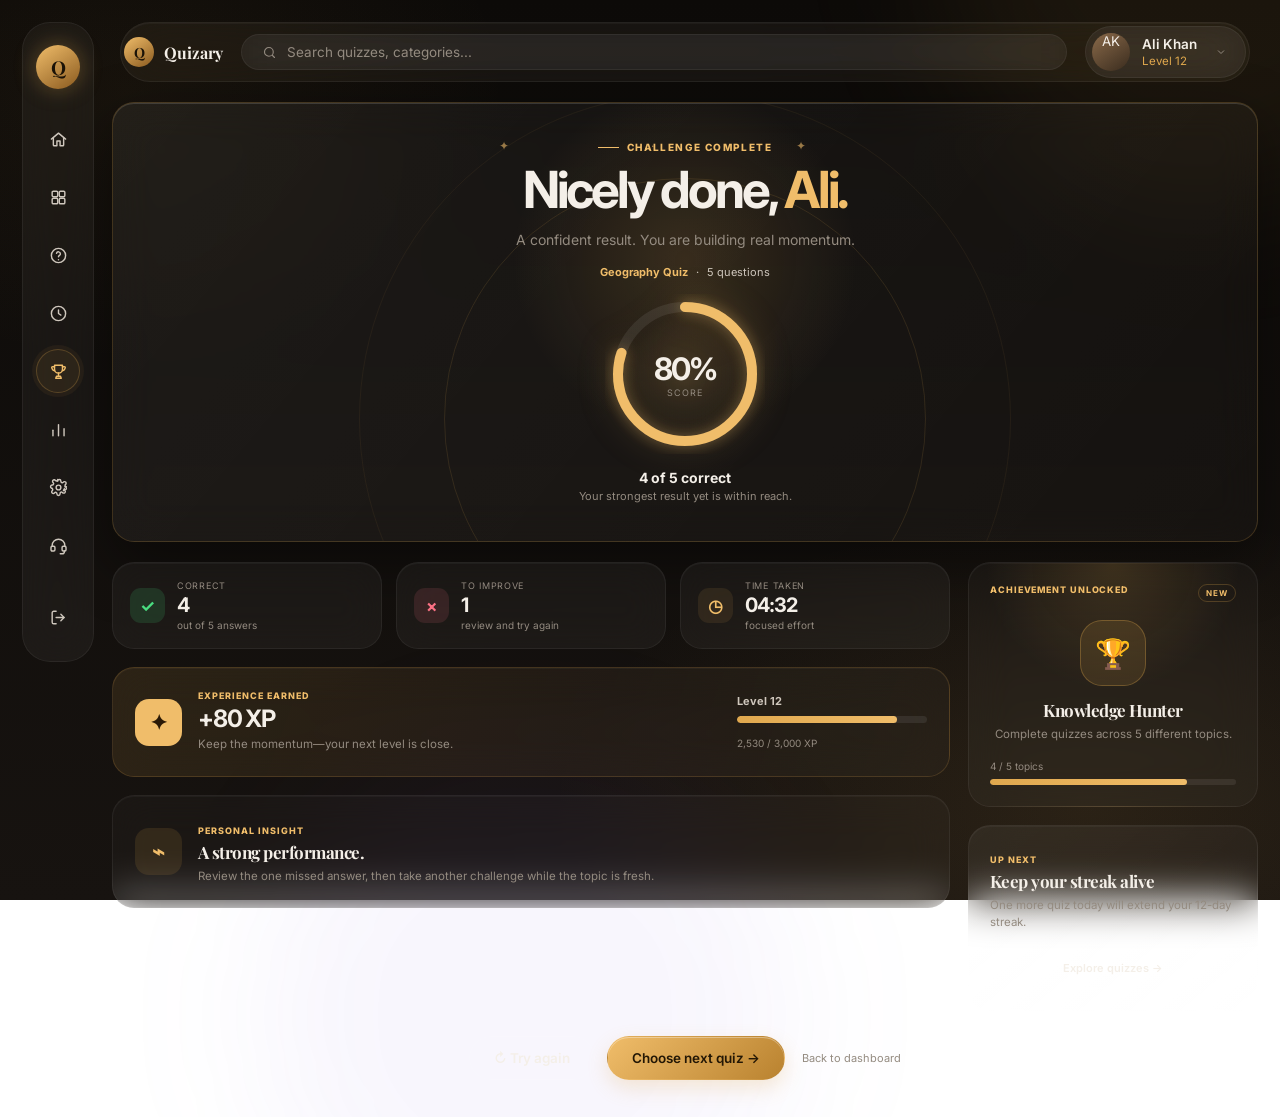
<file: results.html>
<!doctype html>
<html lang="en"><head><meta charset="utf-8"><meta name="viewport" content="width=device-width,initial-scale=1"><title>Quizary — Results</title><link rel="preconnect" href="https://fonts.googleapis.com"><link rel="preconnect" href="https://fonts.gstatic.com" crossorigin><link href="https://fonts.googleapis.com/css2?family=Playfair+Display:wght@600;700&family=Inter:wght@400;500;600;700;800&display=swap" rel="stylesheet"><link rel="stylesheet" href="assets/css/variables.css"><link rel="stylesheet" href="assets/css/base.css"><link rel="stylesheet" href="assets/css/sidebar.css"><link rel="stylesheet" href="assets/css/topbar.css"><link rel="stylesheet" href="assets/css/components.css"><link rel="stylesheet" href="assets/css/result.css"></head>
<body><nav class="sidebar" aria-label="Primary"><div class="sb-logo">Q</div>
  <a href="index.html" class="sb-icon"><svg viewBox="0 0 24 24" fill="none" stroke="currentColor" stroke-width="1.8" stroke-linecap="round" stroke-linejoin="round"><path d="M3 11.5 12 4l9 7.5"/><path d="M5.5 10v9a1 1 0 0 0 1 1H10v-6h4v6h3.5a1 1 0 0 0 1-1v-9"/></svg><span class="sb-tooltip">Home</span></a>
  <a href="categories.html" class="sb-icon"><svg viewBox="0 0 24 24" fill="none" stroke="currentColor" stroke-width="1.8" stroke-linecap="round" stroke-linejoin="round"><rect x="4" y="4" width="7" height="7" rx="1.5"/><rect x="13" y="4" width="7" height="7" rx="1.5"/><rect x="4" y="13" width="7" height="7" rx="1.5"/><rect x="13" y="13" width="7" height="7" rx="1.5"/></svg><span class="sb-tooltip">Categories</span></a>
  <a href="quizinterface.html" class="sb-icon"><svg viewBox="0 0 24 24" fill="none" stroke="currentColor" stroke-width="1.8" stroke-linecap="round" stroke-linejoin="round"><circle cx="12" cy="12" r="9"/><path d="M9.5 9.2a2.5 2.5 0 0 1 4.9.8c0 1.7-2.4 2-2.4 3.6"/><path d="M12 17.2v.1"/></svg><span class="sb-tooltip">Quiz</span></a>
  <a href="history.html" class="sb-icon"><svg viewBox="0 0 24 24" fill="none" stroke="currentColor" stroke-width="1.8" stroke-linecap="round" stroke-linejoin="round"><circle cx="12" cy="12" r="9"/><path d="M12 7.5V12l3 2"/></svg><span class="sb-tooltip">History</span></a>
  <a href="results.html" class="sb-icon active" aria-current="page"><svg viewBox="0 0 24 24" fill="none" stroke="currentColor" stroke-width="1.8" stroke-linecap="round" stroke-linejoin="round"><path d="M7 4h10v5a5 5 0 0 1-10 0V4Z"/><path d="M7 6H4.5a1 1 0 0 0-1 1.3l.6 1.6A3 3 0 0 0 7 11"/><path d="M17 6h2.5a1 1 0 0 1 1 1.3l-.6 1.6A3 3 0 0 1 17 11"/><path d="M12 14v3"/><path d="M8.5 20.5h7l-1-2.5h-5l-1 2.5Z"/></svg><span class="sb-tooltip">Result</span></a>
  <a href="leaderboard.html" class="sb-icon"><svg viewBox="0 0 24 24" fill="none" stroke="currentColor" stroke-width="1.8" stroke-linecap="round" stroke-linejoin="round"><path d="M5 20V13"/><path d="M12 20V6"/><path d="M19 20v-9"/></svg><span class="sb-tooltip">Leaderboard</span></a>
  <a href="setting.html" class="sb-icon"><svg viewBox="0 0 24 24" fill="none" stroke="currentColor" stroke-width="1.8" stroke-linecap="round" stroke-linejoin="round"><circle cx="12" cy="12" r="3"/><path d="M19.4 13.5a1.7 1.7 0 0 0 .3 1.9l.1.1a2 2 0 1 1-2.8 2.8l-.1-.1a1.7 1.7 0 0 0-1.9-.3 1.7 1.7 0 0 0-1 1.6V20a2 2 0 1 1-4 0v-.2a1.7 1.7 0 0 0-1-1.5 1.7 1.7 0 0 0-1.9.3l-.1.1a2 2 0 1 1-2.8-2.8l.1-.1a1.7 1.7 0 0 0 .3-1.9 1.7 1.7 0 0 0-1.6-1H4a2 2 0 1 1 0-4h.2a1.7 1.7 0 0 0 1.5-1 1.7 1.7 0 0 0-.3-1.9l-.1-.1a2 2 0 1 1 2.8-2.8l.1.1a1.7 1.7 0 0 0 1.9.3H10a1.7 1.7 0 0 0 1-1.6V4a2 2 0 1 1 4 0v.2a1.7 1.7 0 0 0 1 1.6 1.7 1.7 0 0 0 1.9-.3l.1-.1a2 2 0 1 1 2.8 2.8l-.1.1a1.7 1.7 0 0 0-.3 1.9V10a1.7 1.7 0 0 0 1.6 1H20a2 2 0 1 1 0 4h-.2a1.7 1.7 0 0 0-1.6 1Z"/></svg><span class="sb-tooltip">Settings</span></a>
  <a href="support.html" class="sb-icon"><svg viewBox="0 0 24 24" fill="none" stroke="currentColor" stroke-width="1.8" stroke-linecap="round" stroke-linejoin="round"><path d="M4 13v-1a8 8 0 0 1 16 0v1"/><rect x="2.5" y="13" width="5" height="6" rx="1.5"/><rect x="16.5" y="13" width="5" height="6" rx="1.5"/><path d="M19.5 19v.5a3 3 0 0 1-3 3h-2.3"/></svg><span class="sb-tooltip">Support</span></a><div class="sb-spacer"></div><a href="login.html" class="sb-icon"><svg viewBox="0 0 24 24" fill="none" stroke="currentColor" stroke-width="1.8" stroke-linecap="round" stroke-linejoin="round"><path d="M9 4H6a2 2 0 0 0-2 2v12a2 2 0 0 0 2 2h3"/><path d="M15 16l4-4-4-4"/><path d="M19 12H9"/></svg><span class="sb-tooltip">Log out</span></a></nav><div class="sidebar-overlay" id="sidebarOverlay"></div>
<main class="results-main"><header class="top-bar panel"><button class="menu-toggle" id="menuToggle" aria-label="Open menu" aria-expanded="false"><svg viewBox="0 0 24 24" fill="none" stroke="currentColor" stroke-width="2" stroke-linecap="round" stroke-linejoin="round"><path d="M4 6h16M4 12h16M4 18h16"/></svg></button><div class="brand"><span class="brand-mark">Q</span><span class="brand-word">Quizary</span></div><label class="search"><svg viewBox="0 0 24 24" fill="none" stroke="currentColor" stroke-width="1.8" stroke-linecap="round" stroke-linejoin="round"><circle cx="11" cy="11" r="7"/><path d="m20 20-3.2-3.2"/></svg><input type="text" placeholder="Search quizzes, categories..."></label><div class="profile-wrap"><button class="profile" aria-expanded="false" aria-haspopup="true"><div class="avatar avatar-fallback">PK</div><div><div class="profile-name">Pranav Kulkarni</div><div class="profile-level">Level 12</div></div><svg class="chev" viewBox="0 0 24 24" fill="none" stroke="currentColor" stroke-width="2"><path d="m6 9 6 6 6-6"/></svg></button><div class="profile-menu"><a href="profile.html">My Profile</a><a href="achievements.html">Achievements</a><a href="setting.html">Settings</a><a href="login.html">Log out</a></div></div></header>
<section class="results-hero panel"><div class="results-orbits" aria-hidden="true">✦　·　✦</div><div class="results-kicker"><span></span> Challenge complete</div><h1>Nicely done, <em>Pranav.</em></h1><p id="resultMessage">You completed your quiz — every answer is another step forward.</p><div class="results-subject"><span id="resultSubject">Geography Quiz</span><span>·</span><span id="resultQuestions">5 questions</span></div><div class="results-score-ring" aria-label="Quiz score"><svg viewBox="0 0 160 160"><circle cx="80" cy="80" r="67"/><circle class="results-ring-value" cx="80" cy="80" r="67" transform="rotate(-90 80 80)"/></svg><div><strong id="resultPercent">80%</strong><small>score</small></div></div><div class="results-score-caption"><strong id="resultCorrectCaption">4 of 5 correct</strong><span>Your strongest result yet is within reach.</span></div></section>
<section class="results-layout"><div class="results-primary"><div class="results-stats"><article class="panel result-stat"><b class="good">✓</b><div><small>Correct</small><strong id="resultCorrect">4</strong><span id="resultCorrectDetail">out of 5 answers</span></div></article><article class="panel result-stat"><b class="miss">×</b><div><small>To improve</small><strong id="resultIncorrect">1</strong><span>review and try again</span></div></article><article class="panel result-stat"><b class="time">◷</b><div><small>Time taken</small><strong>04:32</strong><span>focused effort</span></div></article></div><article class="panel result-xp"><b>✦</b><div><span>Experience earned</span><strong id="resultXp">+80 XP</strong><p>Keep the momentum—your next level is close.</p></div><div class="result-level"><span>Level 12</span><div class="progress-track"><div class="progress-fill" id="resultLevelFill"></div></div><small id="resultLevelText">2,530 / 3,000 XP</small></div></article><article class="panel result-insight"><b>⌁</b><div><span>Personal insight</span><h2 id="resultInsightTitle">A solid finish.</h2><p id="resultInsightText">Review the one missed answer, then take another challenge while the topic is fresh.</p></div></article></div><aside class="results-side"><article class="panel result-achievement"><div><span>Achievement unlocked</span><b>New</b></div><strong>🏆</strong><h2>Knowledge Hunter</h2><p>Complete quizzes across 5 different topics.</p><small>4 / 5 topics</small><div class="progress-track"><div class="progress-fill" style="width:80%"></div></div></article><article class="panel result-next"><span>Up next</span><h2>Keep your streak alive</h2><p>One more quiz today will extend your 12-day streak.</p><a href="quizinterface.html" class="btn btn-secondary">Explore quizzes →</a></article></aside></section>
<nav class="results-actions" aria-label="Quiz result actions"><a id="tryAgainLink" href="quiz.html?subject=geography" class="btn btn-secondary">↻ Try again</a><a href="quizinterface.html" class="btn btn-primary">Choose next quiz →</a><a href="index.html">Back to dashboard</a></nav></main><script src="assets/js/result.js"></script><script src="assets/js/nav.js"></script><script src="assets/js/topbar.js"></script></body></html>
</file>
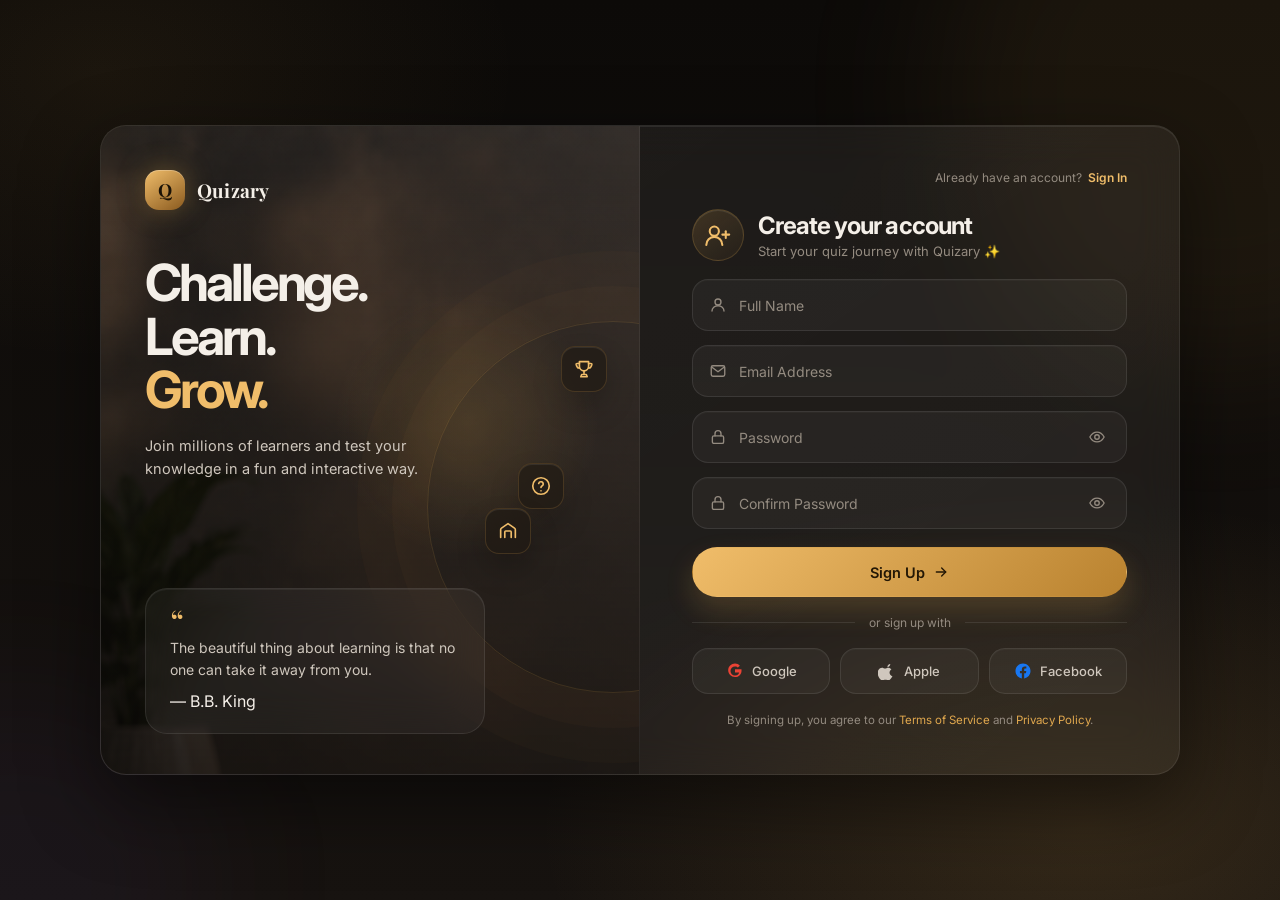
<file: signup.html>
<!DOCTYPE html>
<html lang="en">
<head>
<meta charset="UTF-8">
<meta name="viewport" content="width=device-width, initial-scale=1.0">
<title>Quizary — Sign Up</title>
<link rel="preconnect" href="https://fonts.googleapis.com">
<link rel="preconnect" href="https://fonts.gstatic.com" crossorigin>
<link href="https://fonts.googleapis.com/css2?family=Playfair+Display:wght@600;700&family=Inter:wght@400;500;600;700&display=swap" rel="stylesheet">
<link rel="stylesheet" href="assets/css/variables.css">
<link rel="stylesheet" href="assets/css/base.css">
<link rel="stylesheet" href="assets/css/components.css">
<link rel="stylesheet" href="assets/css/login.css">
<link rel="stylesheet" href="assets/css/signup.css">
</head>
<body class="auth-body">

  <div class="auth-shell panel">

    <!-- ================= LEFT — BRAND PANEL ================= -->
    <div class="auth-brand">

      <div class="auth-brand-top">
        <div class="auth-logo-mark">Q</div>
        <span class="auth-logo-word">Quizary</span>
      </div>

      <h1 class="auth-tagline">
        Challenge.<br>
        Learn.<br>
        <span class="accent">Grow.</span>
      </h1>

      <p class="auth-subtext">Join millions of learners and test your knowledge in a fun and interactive way.</p>

      <!-- decorative floating chips, echoes the sidebar/quiz icon language -->
      <div class="auth-float auth-float-1">
        <svg viewBox="0 0 24 24" fill="none" stroke="currentColor" stroke-width="1.8" stroke-linecap="round" stroke-linejoin="round"><path d="M9.5 9.2a2.5 2.5 0 0 1 4.9.8c0 1.7-2.4 2-2.4 3.6"/><path d="M12 17.2v.1"/><circle cx="12" cy="12" r="9"/></svg>
      </div>
      <div class="auth-float auth-float-2">
        <svg viewBox="0 0 24 24" fill="none" stroke="currentColor" stroke-width="1.8" stroke-linecap="round" stroke-linejoin="round"><path d="M7 4h10v5a5 5 0 0 1-10 0V4Z"/><path d="M7 6H4.5a1 1 0 0 0-1 1.3l.6 1.6A3 3 0 0 0 7 11"/><path d="M17 6h2.5a1 1 0 0 1 1 1.3l-.6 1.6A3 3 0 0 1 17 11"/><path d="M12 14v3"/><path d="M8.5 20.5h7l-1-2.5h-5l-1 2.5Z"/></svg>
      </div>
      <div class="auth-float auth-float-3">
        <svg viewBox="0 0 24 24" fill="none" stroke="currentColor" stroke-width="1.8" stroke-linecap="round" stroke-linejoin="round"><path d="M4 19V10.5a2 2 0 0 1 .9-1.7L12 4l7.1 4.8a2 2 0 0 1 .9 1.7V19"/><path d="M8.5 19v-6a1 1 0 0 1 1-1h5a1 1 0 0 1 1 1v6"/></svg>
      </div>

      <blockquote class="auth-quote panel">
        <span class="auth-quote-mark">&ldquo;</span>
        <p>The beautiful thing about learning is that no one can take it away from you.</p>
        — B.B. King
      </blockquote>
    </div>

    <!-- ================= RIGHT — SIGN UP FORM ================= -->
    <div class="auth-form-col">

      <div class="auth-form-top">
        <span>Already have an account?</span>
        <a href="login.html" class="auth-switch-link">Sign In</a>
      </div>

      <form class="auth-form" novalidate>

        <div class="auth-form-head">
          <div class="icon-circle icon-circle-md">
            <svg viewBox="0 0 24 24" fill="none" stroke="currentColor" stroke-width="1.8" stroke-linecap="round" stroke-linejoin="round"><circle cx="9" cy="8" r="4"/><path d="M2 20c0-4 3.1-7 7-7s7 3 7 7"/><path d="M19 8v6"/><path d="M16 11h6"/></svg>
          </div>
          <div>
            <h2 class="auth-form-title">Create your account</h2>
            <p class="auth-form-sub">Start your quiz journey with Quizary <span aria-hidden="true">✨</span></p>
          </div>
        </div>

        <label class="auth-field">
          <svg viewBox="0 0 24 24" fill="none" stroke="currentColor" stroke-width="1.8" stroke-linecap="round" stroke-linejoin="round"><circle cx="12" cy="8" r="4"/><path d="M4 20c0-4 3.5-7 8-7s8 3 8 7"/></svg>
          <input type="text" name="fullname" placeholder="Full Name" autocomplete="name" required>
        </label>

        <label class="auth-field">
          <svg viewBox="0 0 24 24" fill="none" stroke="currentColor" stroke-width="1.8" stroke-linecap="round" stroke-linejoin="round"><rect x="3" y="5" width="18" height="14" rx="2.2"/><path d="m4 7 8 6 8-6"/></svg>
          <input type="email" name="email" placeholder="Email Address" autocomplete="email" required>
        </label>

        <label class="auth-field">
          <svg viewBox="0 0 24 24" fill="none" stroke="currentColor" stroke-width="1.8" stroke-linecap="round" stroke-linejoin="round"><rect x="4.5" y="10.5" width="15" height="10" rx="2"/><path d="M8 10.5V7.5a4 4 0 0 1 8 0v3"/></svg>
          <input type="password" name="password" placeholder="Password" autocomplete="new-password" required>
          <button type="button" class="auth-field-toggle" aria-label="Show password">
            <svg viewBox="0 0 24 24" fill="none" stroke="currentColor" stroke-width="1.8" stroke-linecap="round" stroke-linejoin="round"><path d="M2.5 12S6 5.5 12 5.5 21.5 12 21.5 12 18 18.5 12 18.5 2.5 12 2.5 12Z"/><circle cx="12" cy="12" r="3"/></svg>
          </button>
        </label>

        <label class="auth-field">
          <svg viewBox="0 0 24 24" fill="none" stroke="currentColor" stroke-width="1.8" stroke-linecap="round" stroke-linejoin="round"><rect x="4.5" y="10.5" width="15" height="10" rx="2"/><path d="M8 10.5V7.5a4 4 0 0 1 8 0v3"/></svg>
          <input type="password" name="confirm_password" placeholder="Confirm Password" autocomplete="new-password" required>
          <button type="button" class="auth-field-toggle" aria-label="Show password">
            <svg viewBox="0 0 24 24" fill="none" stroke="currentColor" stroke-width="1.8" stroke-linecap="round" stroke-linejoin="round"><path d="M2.5 12S6 5.5 12 5.5 21.5 12 21.5 12 18 18.5 12 18.5 2.5 12 2.5 12Z"/><circle cx="12" cy="12" r="3"/></svg>
          </button>
        </label>

        <button type="submit" class="btn btn-primary btn-block auth-submit">
          Sign Up
          <svg viewBox="0 0 24 24" fill="none" stroke="currentColor" stroke-width="2" stroke-linecap="round" stroke-linejoin="round"><path d="M5 12h14"/><path d="m13 6 6 6-6 6"/></svg>
        </button>

        <div class="auth-divider"><span>or sign up with</span></div>

        <div class="auth-social-row">
          <button type="button" class="auth-social-btn">
            <svg viewBox="0 0 24 24" width="18" height="18"><path fill="#EA4335" d="M12 10.2v3.9h5.5c-.24 1.36-1.7 4-5.5 4-3.31 0-6-2.73-6-6.1s2.69-6.1 6-6.1c1.88 0 3.14.8 3.86 1.49l2.63-2.53C16.86 3.14 14.66 2.1 12 2.1 6.98 2.1 2.9 6.14 2.9 11.1s4.08 9 9.1 9c5.25 0 8.73-3.69 8.73-8.89 0-.6-.07-1.05-.15-1.51H12Z"/></svg>
            Google
          </button>
          <button type="button" class="auth-social-btn">
            <svg viewBox="0 0 24 24" width="18" height="18" fill="currentColor"><path d="M16.4 2.6c0 1-.4 1.9-1 2.6-.7.8-1.8 1.4-2.8 1.3-.1-1 .4-2 1-2.6.7-.8 1.9-1.4 2.8-1.3Zm2.9 16c-.5 1.2-.8 1.7-1.5 2.7-1 1.4-2.3 3.2-4 3.2-1.5 0-1.9-1-3.9-1-2 0-2.5 1-4 1-1.7 0-3-1.6-4-3-2.7-3.9-3-8.5-1.3-11 1.2-1.8 3-2.8 4.7-2.8 1.7 0 2.8 1 4.2 1 1.4 0 2.2-1 4.2-1 1.5 0 3.1.8 4.2 2.2-3.7 2-3.1 7.3.4 8.7Z"/></svg>
            Apple
          </button>
          <button type="button" class="auth-social-btn">
            <svg viewBox="0 0 24 24" width="18" height="18"><path fill="#1877F2" d="M22 12.06C22 6.5 17.52 2 12 2S2 6.5 2 12.06c0 5 3.66 9.16 8.44 9.94v-7.03H7.9v-2.9h2.54V9.85c0-2.5 1.5-3.89 3.78-3.89 1.1 0 2.24.2 2.24.2v2.46h-1.26c-1.24 0-1.63.77-1.63 1.56v1.88h2.78l-.44 2.9h-2.34V22c4.78-.78 8.44-4.94 8.44-9.94Z"/></svg>
            Facebook
          </button>
        </div>

        <p class="auth-terms">By signing up, you agree to our <a href="#">Terms of Service</a> and <a href="#">Privacy Policy</a>.</p>

      </form>
    </div>

  </div>

  <script src="assets/js/signup.js"></script>
  
    

</body>
</html>
</file>
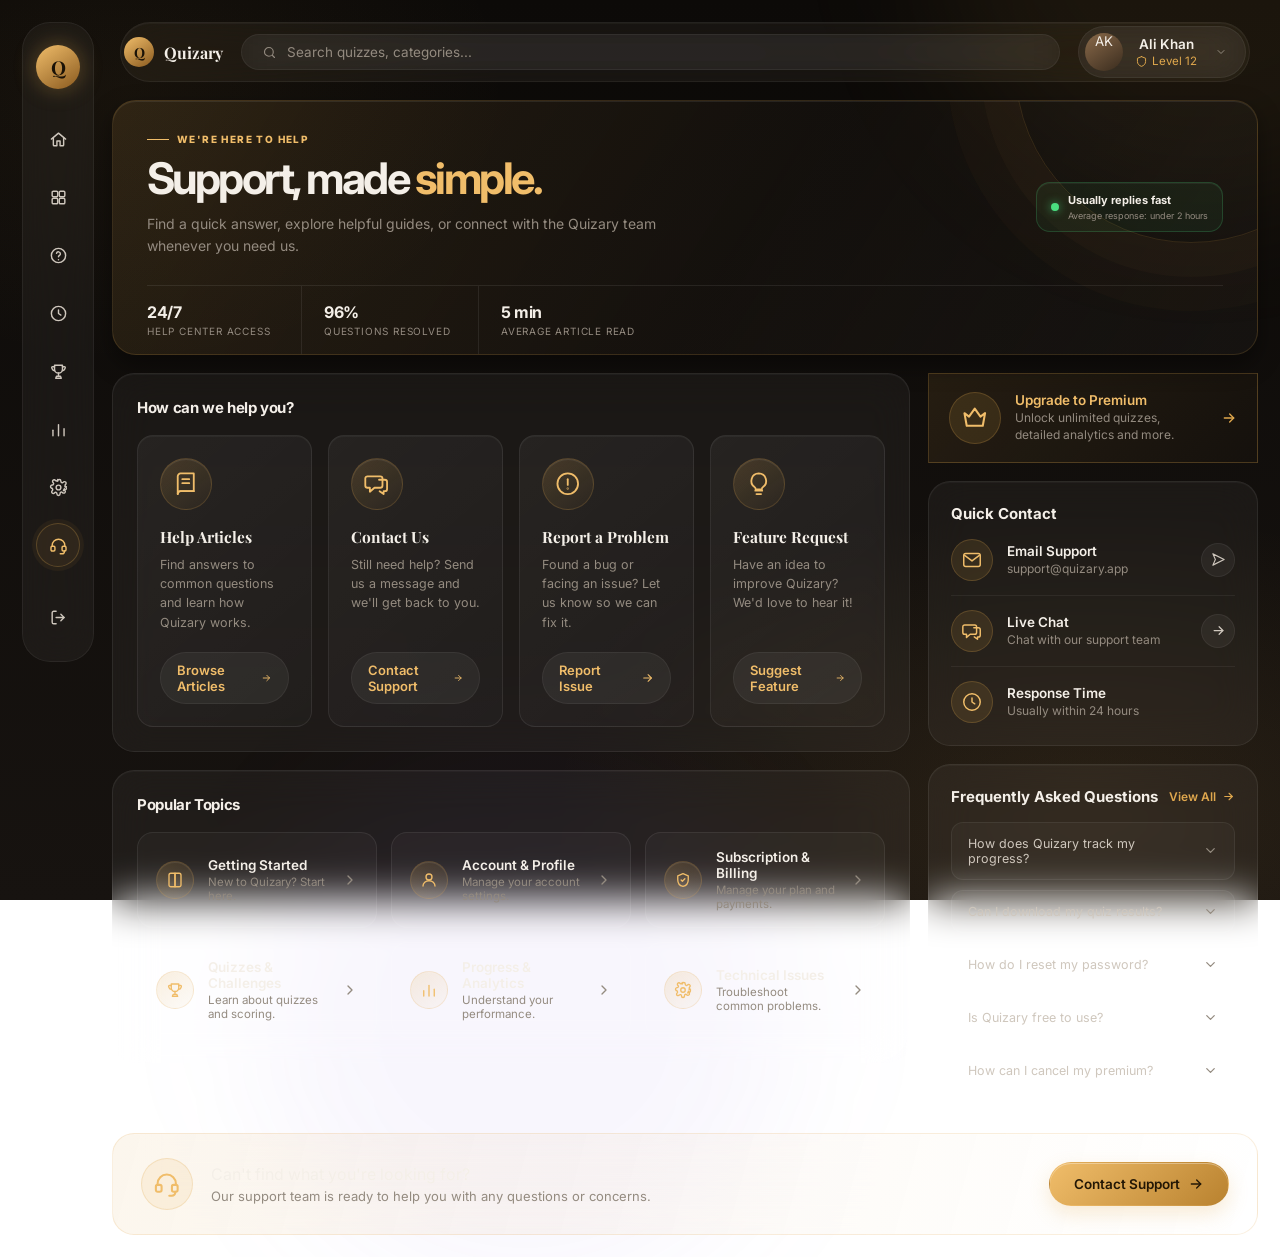
<file: support.html>
<!DOCTYPE html>
<html lang="en">
<head>
<meta charset="UTF-8">
<meta name="viewport" content="width=device-width, initial-scale=1.0">
<title>Quizary — Support Center</title>
<link rel="preconnect" href="https://fonts.googleapis.com">
<link rel="preconnect" href="https://fonts.gstatic.com" crossorigin>
<link href="https://fonts.googleapis.com/css2?family=Playfair+Display:wght@600;700&family=Inter:wght@400;500;600;700&display=swap" rel="stylesheet">
<link rel="stylesheet" href="assets/css/variables.css">
<link rel="stylesheet" href="assets/css/base.css">
<link rel="stylesheet" href="assets/css/sidebar.css">
<link rel="stylesheet" href="assets/css/topbar.css">
<link rel="stylesheet" href="assets/css/components.css">
<link rel="stylesheet" href="assets/css/support.css">
</head>
<body>

  <nav class="sidebar" aria-label="Primary">
    <div class="sb-logo">Q</div>

   <a href="index.html" class="sb-icon">
      <svg viewBox="0 0 24 24" fill="none" stroke="currentColor" stroke-width="1.8" stroke-linecap="round" stroke-linejoin="round"><path d="M3 11.5 12 4l9 7.5"/><path d="M5.5 10v9a1 1 0 0 0 1 1H10v-6h4v6h3.5a1 1 0 0 0 1-1v-9"/></svg>
      <span class="sb-tooltip">Home</span>
    </a>

    <a href="categories.html" class="sb-icon">
      <svg viewBox="0 0 24 24" fill="none" stroke="currentColor" stroke-width="1.8" stroke-linecap="round" stroke-linejoin="round"><rect x="4" y="4" width="7" height="7" rx="1.5"/><rect x="13" y="4" width="7" height="7" rx="1.5"/><rect x="4" y="13" width="7" height="7" rx="1.5"/><rect x="13" y="13" width="7" height="7" rx="1.5"/></svg>
      <span class="sb-tooltip">Categories</span>
    </a>

    <a href="quizinterface.html" class="sb-icon">
      <svg viewBox="0 0 24 24" fill="none" stroke="currentColor" stroke-width="1.8" stroke-linecap="round" stroke-linejoin="round"><circle cx="12" cy="12" r="9"/><path d="M9.5 9.2a2.5 2.5 0 0 1 4.9.8c0 1.7-2.4 2-2.4 3.6"/><path d="M12 17.2v.1"/></svg>
      <span class="sb-tooltip">Quiz</span>
    </a>

    <a href="history.html" class="sb-icon">
      <svg viewBox="0 0 24 24" fill="none" stroke="currentColor" stroke-width="1.8" stroke-linecap="round" stroke-linejoin="round"><circle cx="12" cy="12" r="9"/><path d="M12 7.5V12l3 2"/></svg>
      <span class="sb-tooltip">History</span>
    </a>

    <a href="results.html" class="sb-icon">
      <svg viewBox="0 0 24 24" fill="none" stroke="currentColor" stroke-width="1.8" stroke-linecap="round" stroke-linejoin="round"><path d="M7 4h10v5a5 5 0 0 1-10 0V4Z"/><path d="M7 6H4.5a1 1 0 0 0-1 1.3l.6 1.6A3 3 0 0 0 7 11"/><path d="M17 6h2.5a1 1 0 0 1 1 1.3l-.6 1.6A3 3 0 0 1 17 11"/><path d="M12 14v3"/><path d="M8.5 20.5h7l-1-2.5h-5l-1 2.5Z"/></svg>
      <span class="sb-tooltip">Result</span>
    </a>

    <a href="leaderboard.html" class="sb-icon">
      <svg viewBox="0 0 24 24" fill="none" stroke="currentColor" stroke-width="1.8" stroke-linecap="round" stroke-linejoin="round"><path d="M5 20V13"/><path d="M12 20V6"/><path d="M19 20v-9"/></svg>
      <span class="sb-tooltip">Leaderboard</span>
    </a>

    <a href="setting.html" class="sb-icon">
      <svg viewBox="0 0 24 24" fill="none" stroke="currentColor" stroke-width="1.8" stroke-linecap="round" stroke-linejoin="round"><circle cx="12" cy="12" r="3"/><path d="M19.4 13.5a1.7 1.7 0 0 0 .3 1.9l.1.1a2 2 0 1 1-2.8 2.8l-.1-.1a1.7 1.7 0 0 0-1.9-.3 1.7 1.7 0 0 0-1 1.6V20a2 2 0 1 1-4 0v-.2a1.7 1.7 0 0 0-1-1.5 1.7 1.7 0 0 0-1.9.3l-.1.1a2 2 0 1 1-2.8-2.8l.1-.1a1.7 1.7 0 0 0 .3-1.9 1.7 1.7 0 0 0-1.6-1H4a2 2 0 1 1 0-4h.2a1.7 1.7 0 0 0 1.5-1 1.7 1.7 0 0 0-.3-1.9l-.1-.1a2 2 0 1 1 2.8-2.8l.1.1a1.7 1.7 0 0 0 1.9.3H10a1.7 1.7 0 0 0 1-1.6V4a2 2 0 1 1 4 0v.2a1.7 1.7 0 0 0 1 1.6 1.7 1.7 0 0 0 1.9-.3l.1-.1a2 2 0 1 1 2.8 2.8l-.1.1a1.7 1.7 0 0 0-.3 1.9V10a1.7 1.7 0 0 0 1.6 1H20a2 2 0 1 1 0 4h-.2a1.7 1.7 0 0 0-1.6 1Z"/></svg>
      <span class="sb-tooltip">Settings</span>
    </a>

    <a href="support.html" class="sb-icon active" aria-current="page">
      <svg viewBox="0 0 24 24" fill="none" stroke="currentColor" stroke-width="1.8" stroke-linecap="round" stroke-linejoin="round"><path d="M4 13v-1a8 8 0 0 1 16 0v1"/><rect x="2.5" y="13" width="5" height="6" rx="1.5"/><rect x="16.5" y="13" width="5" height="6" rx="1.5"/><path d="M19.5 19v.5a3 3 0 0 1-3 3h-2.3"/></svg>
      <span class="sb-tooltip">Support</span>
    </a>

    <div class="sb-spacer"></div>

    <a href="login.html" class="sb-icon">
      <svg viewBox="0 0 24 24" fill="none" stroke="currentColor" stroke-width="1.8" stroke-linecap="round" stroke-linejoin="round"><path d="M9 4H6a2 2 0 0 0-2 2v12a2 2 0 0 0 2 2h3"/><path d="M15 16l4-4-4-4"/><path d="M19 12H9"/></svg>
      <span class="sb-tooltip">Log out</span>
    </a>
  </nav>

  <div class="sidebar-overlay" id="sidebarOverlay"></div>

  <main class="main-col">

    <header class="top-bar panel">
      <button class="menu-toggle" id="menuToggle" aria-label="Open menu" aria-expanded="false">
        <svg viewBox="0 0 24 24" fill="none" stroke="currentColor" stroke-width="2" stroke-linecap="round" stroke-linejoin="round"><path d="M4 6h16M4 12h16M4 18h16"/></svg>
      </button>
      <div class="brand">
        <span class="brand-mark">Q</span>
        <span class="brand-word">Quizary</span>
      </div>

      <label class="search">
        <svg viewBox="0 0 24 24" fill="none" stroke="currentColor" stroke-width="1.8" stroke-linecap="round" stroke-linejoin="round"><circle cx="11" cy="11" r="7"/><path d="m20 20-3.2-3.2"/></svg>
        <input type="text" placeholder="Search quizzes, categories...">
      </label>

      <div class="profile-wrap">
        <button class="profile" aria-expanded="false" aria-haspopup="true">
          <div class="avatar avatar-fallback">AK</div>
          <div>
            <div class="profile-name">Ali Khan</div>
            <div class="profile-level">
              <svg viewBox="0 0 24 24" fill="none" stroke="currentColor" stroke-width="1.8" stroke-linecap="round" stroke-linejoin="round"><path d="M12 3 4.5 6v6c0 4.5 3 7.5 7.5 9 4.5-1.5 7.5-4.5 7.5-9V6L12 3Z"/></svg>
              Level 12
            </div>
          </div>
          <svg class="chev" viewBox="0 0 24 24" fill="none" stroke="currentColor" stroke-width="2" stroke-linecap="round" stroke-linejoin="round"><path d="m6 9 6 6 6-6"/></svg>
        </button>
        <div class="profile-menu">
          <a href="profile.html">My Profile</a>
          <a href="#">Achievements</a>
          <a href="#">Settings</a>
          <a href="login.html">Log out</a>
        </div>
      </div>
    </header>

    <section class="sup-header-text">
      <div class="sup-eyebrow"><span></span> We're here to help</div>
      <div class="sup-heading-row">
        <div>
          <h1 class="sup-title">Support, made <em>simple.</em></h1>
          <p class="sup-subtitle">Find a quick answer, explore helpful guides, or connect with the Quizary team whenever you need us.</p>
        </div>
        <div class="sup-response-chip"><span></span><div><strong>Usually replies fast</strong><small>Average response: under 2 hours</small></div></div>
      </div>
      <div class="sup-header-stats"><div><strong>24/7</strong><span>help center access</span></div><div><strong>96%</strong><span>questions resolved</span></div><div><strong>5 min</strong><span>average article read</span></div></div>
    </section>

    <div class="sup-body">

      <div class="sup-main">

        <!-- ============ HOW CAN WE HELP YOU ============ -->
        <div class="panel sup-section">
          <h2 class="sup-section-title">How can we help you?</h2>

          <div class="sup-help-grid">

            <div class="sup-help-card">
              <div class="icon-circle icon-circle-md">
                <svg viewBox="0 0 24 24" fill="none" stroke="currentColor" stroke-width="1.6" stroke-linecap="round" stroke-linejoin="round"><path d="M5 5.5A2.5 2.5 0 0 1 7.5 3H19v15.5H7.5A2.5 2.5 0 0 0 5 21V5.5Z"/><path d="M19 18.5H7.5A2.5 2.5 0 0 0 5 21"/><path d="M9 8h6M9 11.5h6"/></svg>
              </div>
              <h3 class="sup-help-title">Help Articles</h3>
              <p class="sup-help-desc">Find answers to common questions and learn how Quizary works.</p>
              <a href="#" class="sup-help-link">
                Browse Articles
                <svg viewBox="0 0 24 24" fill="none" stroke="currentColor" stroke-width="2" stroke-linecap="round" stroke-linejoin="round"><path d="M5 12h14"/><path d="m13 6 6 6-6 6"/></svg>
              </a>
            </div>

            <div class="sup-help-card">
              <div class="icon-circle icon-circle-md">
                <svg viewBox="0 0 24 24" fill="none" stroke="currentColor" stroke-width="1.6" stroke-linecap="round" stroke-linejoin="round"><path d="M4 5.5h11a2 2 0 0 1 2 2v6a2 2 0 0 1-2 2H10l-4 3.5V15.5H4a2 2 0 0 1-2-2v-6a2 2 0 0 1 2-2Z"/><path d="M14 8.5h5a2 2 0 0 1 2 2v6a2 2 0 0 1-2 2h-1v2.5l-3.5-2.5"/></svg>
              </div>
              <h3 class="sup-help-title">Contact Us</h3>
              <p class="sup-help-desc">Still need help? Send us a message and we'll get back to you.</p>
              <a href="#" class="sup-help-link">
                Contact Support
                <svg viewBox="0 0 24 24" fill="none" stroke="currentColor" stroke-width="2" stroke-linecap="round" stroke-linejoin="round"><path d="M5 12h14"/><path d="m13 6 6 6-6 6"/></svg>
              </a>
            </div>

            <div class="sup-help-card">
              <div class="icon-circle icon-circle-md">
                <svg viewBox="0 0 24 24" fill="none" stroke="currentColor" stroke-width="1.6" stroke-linecap="round" stroke-linejoin="round"><circle cx="12" cy="12" r="9"/><path d="M12 8v5"/><circle cx="12" cy="16.2" r="0.2" fill="currentColor"/></svg>
              </div>
              <h3 class="sup-help-title">Report a Problem</h3>
              <p class="sup-help-desc">Found a bug or facing an issue? Let us know so we can fix it.</p>
              <a href="#" class="sup-help-link">
                Report Issue
                <svg viewBox="0 0 24 24" fill="none" stroke="currentColor" stroke-width="2" stroke-linecap="round" stroke-linejoin="round"><path d="M5 12h14"/><path d="m13 6 6 6-6 6"/></svg>
              </a>
            </div>

            <div class="sup-help-card">
              <div class="icon-circle icon-circle-md">
                <svg viewBox="0 0 24 24" fill="none" stroke="currentColor" stroke-width="1.6" stroke-linecap="round" stroke-linejoin="round"><path d="M9 18h6"/><path d="M10 21h4"/><path d="M12 3a6.5 6.5 0 0 0-3.7 11.8c.6.4 1 1.1 1 1.9v.3h5.4v-.3c0-.8.4-1.5 1-1.9A6.5 6.5 0 0 0 12 3Z"/></svg>
              </div>
              <h3 class="sup-help-title">Feature Request</h3>
              <p class="sup-help-desc">Have an idea to improve Quizary? We'd love to hear it!</p>
              <a href="#" class="sup-help-link">
                Suggest Feature
                <svg viewBox="0 0 24 24" fill="none" stroke="currentColor" stroke-width="2" stroke-linecap="round" stroke-linejoin="round"><path d="M5 12h14"/><path d="m13 6 6 6-6 6"/></svg>
              </a>
            </div>

          </div>
        </div>

        <!-- ============ POPULAR TOPICS ============ -->
        <div class="panel sup-section">
          <h2 class="sup-section-title">Popular Topics</h2>

          <div class="sup-topics-grid">

            <a href="#" class="sup-topic-row">
              <div class="sup-topic-icon">
                <svg viewBox="0 0 24 24" fill="none" stroke="currentColor" stroke-width="1.8" stroke-linecap="round" stroke-linejoin="round"><path d="M4 5.5A2.5 2.5 0 0 1 6.5 3H12v18H6.5A2.5 2.5 0 0 1 4 18.5v-13Z"/><path d="M20 5.5A2.5 2.5 0 0 0 17.5 3H12v18h5.5a2.5 2.5 0 0 0 2.5-2.5v-13Z"/></svg>
              </div>
              <div class="sup-topic-text">
                <div class="sup-topic-title">Getting Started</div>
                <div class="sup-topic-desc">New to Quizary? Start here.</div>
              </div>
              <svg viewBox="0 0 24 24" fill="none" stroke="currentColor" stroke-width="2" stroke-linecap="round" stroke-linejoin="round"><path d="m9 6 6 6-6 6"/></svg>
            </a>

            <a href="#" class="sup-topic-row">
              <div class="sup-topic-icon">
                <svg viewBox="0 0 24 24" fill="none" stroke="currentColor" stroke-width="1.8" stroke-linecap="round" stroke-linejoin="round"><circle cx="12" cy="8" r="4"/><path d="M4 20c0-4 3.5-7 8-7s8 3 8 7"/></svg>
              </div>
              <div class="sup-topic-text">
                <div class="sup-topic-title">Account &amp; Profile</div>
                <div class="sup-topic-desc">Manage your account settings.</div>
              </div>
              <svg viewBox="0 0 24 24" fill="none" stroke="currentColor" stroke-width="2" stroke-linecap="round" stroke-linejoin="round"><path d="m9 6 6 6-6 6"/></svg>
            </a>

            <a href="#" class="sup-topic-row">
              <div class="sup-topic-icon">
                <svg viewBox="0 0 24 24" fill="none" stroke="currentColor" stroke-width="1.8" stroke-linecap="round" stroke-linejoin="round"><path d="M12 3.5 19 6.5v5c0 5-3 8-7 9-4-1-7-4-7-9v-5L12 3.5Z"/><path d="m9.5 12 1.7 1.7 3.3-3.4"/></svg>
              </div>
              <div class="sup-topic-text">
                <div class="sup-topic-title">Subscription &amp; Billing</div>
                <div class="sup-topic-desc">Manage your plan and payments.</div>
              </div>
              <svg viewBox="0 0 24 24" fill="none" stroke="currentColor" stroke-width="2" stroke-linecap="round" stroke-linejoin="round"><path d="m9 6 6 6-6 6"/></svg>
            </a>

            <a href="#" class="sup-topic-row">
              <div class="sup-topic-icon">
                <svg viewBox="0 0 24 24" fill="none" stroke="currentColor" stroke-width="1.8" stroke-linecap="round" stroke-linejoin="round"><path d="M7 4h10v5a5 5 0 0 1-10 0V4Z"/><path d="M7 6H4.5a1 1 0 0 0-1 1.3l.6 1.6A3 3 0 0 0 7 11"/><path d="M17 6h2.5a1 1 0 0 1 1 1.3l-.6 1.6A3 3 0 0 1 17 11"/><path d="M12 14v3"/><path d="M8.5 20.5h7l-1-2.5h-5l-1 2.5Z"/></svg>
              </div>
              <div class="sup-topic-text">
                <div class="sup-topic-title">Quizzes &amp; Challenges</div>
                <div class="sup-topic-desc">Learn about quizzes and scoring.</div>
              </div>
              <svg viewBox="0 0 24 24" fill="none" stroke="currentColor" stroke-width="2" stroke-linecap="round" stroke-linejoin="round"><path d="m9 6 6 6-6 6"/></svg>
            </a>

            <a href="#" class="sup-topic-row">
              <div class="sup-topic-icon">
                <svg viewBox="0 0 24 24" fill="none" stroke="currentColor" stroke-width="1.8" stroke-linecap="round" stroke-linejoin="round"><path d="M5 20V13"/><path d="M12 20V6"/><path d="M19 20v-9"/></svg>
              </div>
              <div class="sup-topic-text">
                <div class="sup-topic-title">Progress &amp; Analytics</div>
                <div class="sup-topic-desc">Understand your performance.</div>
              </div>
              <svg viewBox="0 0 24 24" fill="none" stroke="currentColor" stroke-width="2" stroke-linecap="round" stroke-linejoin="round"><path d="m9 6 6 6-6 6"/></svg>
            </a>

            <a href="#" class="sup-topic-row">
              <div class="sup-topic-icon">
                <svg viewBox="0 0 24 24" fill="none" stroke="currentColor" stroke-width="1.8" stroke-linecap="round" stroke-linejoin="round"><circle cx="12" cy="12" r="3"/><path d="M19.4 13.5a1.7 1.7 0 0 0 .3 1.9l.1.1a2 2 0 1 1-2.8 2.8l-.1-.1a1.7 1.7 0 0 0-1.9-.3 1.7 1.7 0 0 0-1 1.6V20a2 2 0 1 1-4 0v-.2a1.7 1.7 0 0 0-1-1.5 1.7 1.7 0 0 0-1.9.3l-.1.1a2 2 0 1 1-2.8-2.8l.1-.1a1.7 1.7 0 0 0 .3-1.9 1.7 1.7 0 0 0-1.6-1H4a2 2 0 1 1 0-4h.2a1.7 1.7 0 0 0 1.5-1 1.7 1.7 0 0 0-.3-1.9l-.1-.1a2 2 0 1 1 2.8-2.8l.1.1a1.7 1.7 0 0 0 1.9.3H10a1.7 1.7 0 0 0 1-1.6V4a2 2 0 1 1 4 0v.2a1.7 1.7 0 0 0 1 1.6 1.7 1.7 0 0 0 1.9-.3l.1-.1a2 2 0 1 1 2.8 2.8l-.1.1a1.7 1.7 0 0 0-.3 1.9V10a1.7 1.7 0 0 0 1.6 1H20a2 2 0 1 1 0 4h-.2a1.7 1.7 0 0 0-1.6 1Z"/></svg>
              </div>
              <div class="sup-topic-text">
                <div class="sup-topic-title">Technical Issues</div>
                <div class="sup-topic-desc">Troubleshoot common problems.</div>
              </div>
              <svg viewBox="0 0 24 24" fill="none" stroke="currentColor" stroke-width="2" stroke-linecap="round" stroke-linejoin="round"><path d="m9 6 6 6-6 6"/></svg>
            </a>

          </div>
        </div>

      </div>

      <!-- ============ RIGHT SIDEBAR ============ -->
      <aside class="sup-side">

        <div class="premium-card panel-gold">
          <div class="icon-circle icon-circle-md">
            <svg viewBox="0 0 24 24" fill="none" stroke="currentColor" stroke-width="1.8" stroke-linecap="round" stroke-linejoin="round"><path d="m3 8 4 3 5-7 5 7 4-3-2 11H5L3 8Z"/></svg>
          </div>
          <div>
            <div class="premium-title">Upgrade to Premium</div>
            <div class="premium-sub">Unlock unlimited quizzes, detailed analytics and more.</div>
          </div>
          <a href="#" class="premium-arrow" aria-label="Upgrade">
            <svg viewBox="0 0 24 24" fill="none" stroke="currentColor" stroke-width="2" stroke-linecap="round" stroke-linejoin="round"><path d="M5 12h14"/><path d="m13 6 6 6-6 6"/></svg>
          </a>
        </div>

        <!-- ============ QUICK CONTACT ============ -->
        <div class="panel sup-panel">
          <h3 class="sup-panel-title">Quick Contact</h3>

          <div class="sup-contact-list">
            <div class="sup-contact-row">
              <div class="icon-circle icon-circle-sm">
                <svg viewBox="0 0 24 24" fill="none" stroke="currentColor" stroke-width="1.6" stroke-linecap="round" stroke-linejoin="round"><rect x="3" y="5" width="18" height="14" rx="2.2"/><path d="m4 7 8 6 8-6"/></svg>
              </div>
              <div class="sup-contact-text">
                <div class="sup-contact-title">Email Support</div>
                <div class="sup-contact-sub">support@quizary.app</div>
              </div>
              <a href="mailto:support@quizary.app" class="sup-contact-action" aria-label="Email support">
                <svg viewBox="0 0 24 24" fill="none" stroke="currentColor" stroke-width="1.8" stroke-linecap="round" stroke-linejoin="round"><path d="m3 3 18 9-18 9 4-9-4-9Z"/></svg>
              </a>
            </div>

            <div class="sup-contact-row">
              <div class="icon-circle icon-circle-sm">
                <svg viewBox="0 0 24 24" fill="none" stroke="currentColor" stroke-width="1.6" stroke-linecap="round" stroke-linejoin="round"><path d="M4 5.5h11a2 2 0 0 1 2 2v6a2 2 0 0 1-2 2H10l-4 3.5V15.5H4a2 2 0 0 1-2-2v-6a2 2 0 0 1 2-2Z"/><path d="M14 8.5h5a2 2 0 0 1 2 2v6a2 2 0 0 1-2 2h-1v2.5l-3.5-2.5"/></svg>
              </div>
              <div class="sup-contact-text">
                <div class="sup-contact-title">Live Chat</div>
                <div class="sup-contact-sub">Chat with our support team</div>
              </div>
              <a href="#" class="sup-contact-action" aria-label="Open live chat">
                <svg viewBox="0 0 24 24" fill="none" stroke="currentColor" stroke-width="2" stroke-linecap="round" stroke-linejoin="round"><path d="M5 12h14"/><path d="m13 6 6 6-6 6"/></svg>
              </a>
            </div>

            <div class="sup-contact-row">
              <div class="icon-circle icon-circle-sm">
                <svg viewBox="0 0 24 24" fill="none" stroke="currentColor" stroke-width="1.6" stroke-linecap="round" stroke-linejoin="round"><circle cx="12" cy="12" r="9"/><path d="M12 7.5V12l3 2"/></svg>
              </div>
              <div class="sup-contact-text">
                <div class="sup-contact-title">Response Time</div>
                <div class="sup-contact-sub">Usually within 24 hours</div>
              </div>
            </div>
          </div>
        </div>

        <!-- ============ FAQ ============ -->
        <div class="panel sup-panel">
          <div class="sup-panel-header-row">
            <h3 class="sup-panel-title">Frequently Asked Questions</h3>
            <a href="#" class="sup-view-all">
              View All
              <svg viewBox="0 0 24 24" fill="none" stroke="currentColor" stroke-width="2" stroke-linecap="round" stroke-linejoin="round"><path d="M5 12h14"/><path d="m13 6 6 6-6 6"/></svg>
            </a>
          </div>

          <div class="sup-faq-list">

            <div class="sup-faq-item">
              <button class="sup-faq-question" type="button">
                How does Quizary track my progress?
                <svg viewBox="0 0 24 24" fill="none" stroke="currentColor" stroke-width="2" stroke-linecap="round" stroke-linejoin="round"><path d="m6 9 6 6 6-6"/></svg>
              </button>
              <div class="sup-faq-answer">
                <p>Quizary records every quiz you complete — your score, time, and accuracy — and uses that to build your History, Achievements, and Stats pages automatically.</p>
              </div>
            </div>

            <div class="sup-faq-item">
              <button class="sup-faq-question" type="button">
                Can I download my quiz results?
                <svg viewBox="0 0 24 24" fill="none" stroke="currentColor" stroke-width="2" stroke-linecap="round" stroke-linejoin="round"><path d="m6 9 6 6 6-6"/></svg>
              </button>
              <div class="sup-faq-answer">
                <p>Yes — Premium members can export their full quiz history and stats as a PDF or CSV from the Settings page.</p>
              </div>
            </div>

            <div class="sup-faq-item">
              <button class="sup-faq-question" type="button">
                How do I reset my password?
                <svg viewBox="0 0 24 24" fill="none" stroke="currentColor" stroke-width="2" stroke-linecap="round" stroke-linejoin="round"><path d="m6 9 6 6 6-6"/></svg>
              </button>
              <div class="sup-faq-answer">
                <p>Go to the login page and select "Forgot password?" — you'll receive a reset link at your registered email address.</p>
              </div>
            </div>

            <div class="sup-faq-item">
              <button class="sup-faq-question" type="button">
                Is Quizary free to use?
                <svg viewBox="0 0 24 24" fill="none" stroke="currentColor" stroke-width="2" stroke-linecap="round" stroke-linejoin="round"><path d="m6 9 6 6 6-6"/></svg>
              </button>
              <div class="sup-faq-answer">
                <p>Quizary is free with access to core quizzes and categories. Premium unlocks unlimited quizzes, detailed analytics, and exclusive achievements.</p>
              </div>
            </div>

            <div class="sup-faq-item">
              <button class="sup-faq-question" type="button">
                How can I cancel my premium?
                <svg viewBox="0 0 24 24" fill="none" stroke="currentColor" stroke-width="2" stroke-linecap="round" stroke-linejoin="round"><path d="m6 9 6 6 6-6"/></svg>
              </button>
              <div class="sup-faq-answer">
                <p>Head to Settings → Subscription & Billing and select "Cancel Plan." Your premium features stay active until the end of your billing cycle.</p>
              </div>
            </div>

          </div>
        </div>

      </aside>
    </div>

    <!-- ============ BOTTOM CONTACT BAR ============ -->
    <section class="panel sup-bottom-bar">
      <div class="icon-circle icon-circle-md">
        <svg viewBox="0 0 24 24" fill="none" stroke="currentColor" stroke-width="1.8" stroke-linecap="round" stroke-linejoin="round"><path d="M4 13v-1a8 8 0 0 1 16 0v1"/><rect x="2.5" y="13" width="5" height="6" rx="1.5"/><rect x="16.5" y="13" width="5" height="6" rx="1.5"/><path d="M19.5 19v.5a3 3 0 0 1-3 3h-2.3"/></svg>
      </div>
      <div class="sup-bottom-text">
        <div class="sup-bottom-title">Can't find what you're looking for?</div>
        <div class="sup-bottom-sub">Our support team is ready to help you with any questions or concerns.</div>
      </div>
      <a href="#" class="btn btn-primary sup-bottom-btn">
        Contact Support
        <svg viewBox="0 0 24 24" fill="none" stroke="currentColor" stroke-width="2" stroke-linecap="round" stroke-linejoin="round"><path d="M5 12h14"/><path d="m13 6 6 6-6 6"/></svg>
      </a>
    </section>

  </main>

</body>
</html>
</file>
<file: assets/css/variables.css>
/* ==============================================
   QUIZARY — DESIGN TOKENS
   Single source of truth for color, radius, type.
   Every other CSS file reads from these variables.
   ============================================== */

:root{
  /* ---- Base surface colors ---- */
  --bg-0:#0c0a08;              /* deepest background */
  --bg-1:#171310;              /* background gradient end */

  /* ---- Glass panel surfaces ---- */
  --panel:rgba(255,255,255,0.045);        /* default glass fill */
  --panel-strong:rgba(255,255,255,0.07);  /* hover / emphasized glass */
  --panel-blur:20px;                      /* backdrop-filter blur amount */
  --panel-blur-soft:16px;                 /* lighter blur for small elements */

  /* ---- Borders ---- */
  --border:rgba(255,255,255,0.09);
  --border-soft:rgba(255,255,255,0.06);

  /* ---- Accent (gold) ---- */
  --gold:#e0a84e;
  --gold-bright:#f0bd6a;
  --gold-glow:rgba(224,168,78,0.35);      /* used in box-shadows */
  --gold-tint-10:rgba(224,168,78,0.10);   /* subtle gold-tinted glass fill */
  --gold-tint-15:rgba(224,168,78,0.15);
  --gold-tint-22:rgba(224,168,78,0.22);
  --gold-tint-25:rgba(224,168,78,0.25);

  /* ---- Text ---- */
  --text-0:#f4efe8;   /* headings / primary */
  --text-1:#cfc7bd;   /* body */
  --text-2:#948b80;   /* muted / captions */

  /* ---- Status ---- */
  --success:#4ade80;
  --warning:#f59e0b;
  --danger:#fb7185;
  --info:#60a5fa;
  --violet:#a78bfa;

  /* ---- Radius scale ---- */
  --radius-lg:22px;   /* panels, hero */
  --radius-md:16px;   /* cards, inputs */
  --radius-sm:12px;   /* buttons, chips */
  --radius-pill:30px; /* badges */

  /* ---- Spacing scale ---- */
  --space-xs:8px;
  --space-sm:12px;
  --space-md:18px;
  --space-lg:24px;
  --space-xl:34px;

  /* ---- Typography ---- */
  --font-display:'Playfair Display', serif;
  --font-body:'Inter', sans-serif;

  /* ---- Shadows ---- */
  --shadow-panel:0 20px 50px rgba(0,0,0,0.5);
  --shadow-card:0 10px 24px rgba(0,0,0,0.4);
  --shadow-glow-gold:0 8px 24px rgba(224,168,78,0.25);
  --shadow-float:0 22px 60px rgba(0,0,0,0.42), inset 0 1px 0 rgba(255,255,255,0.06);
  --transition-fast:160ms cubic-bezier(.2,.8,.2,1);
  --transition-smooth:300ms cubic-bezier(.2,.8,.2,1);
}
</file>
<file: assets/css/base.css>
/* ==============================================
   QUIZARY — BASE
   Resets, fonts, body background, core .panel glass class.
   Load AFTER variables.css on every page.
   ============================================== */

*{
  box-sizing:border-box;
  margin:0;
  padding:0;
}

html{
  scroll-behavior:smooth;
}

body{
  font-family:var(--font-body);
  color:var(--text-0);
  min-height:100vh;
  background:
    radial-gradient(ellipse 900px 500px at 85% 90%, rgba(224,168,78,0.10), transparent 60%),
    radial-gradient(ellipse 700px 500px at 10% 10%, rgba(224,168,78,0.05), transparent 55%),
    linear-gradient(180deg, var(--bg-0), var(--bg-1));
  background-attachment:fixed;
  padding:22px;
  display:flex;
  gap:18px;
  position:relative;
  overflow-x:hidden;
}

body::before,
body::after{
  content:"";
  position:fixed;
  width:42vw;
  height:42vw;
  max-width:620px;
  max-height:620px;
  border-radius:50%;
  filter:blur(70px);
  pointer-events:none;
  z-index:-1;
}

body::before{ top:-26vw; right:-15vw; background:rgba(224,168,78,.07); }
body::after{ bottom:-30vw; left:20vw; background:rgba(117,82,202,.05); }

h1,h2,h3{
  font-family:var(--font-display);
  font-weight:700;
}

a{
  color:inherit;
  text-decoration:none;
}

button, input, select, textarea{
  font-family:inherit;
  color:inherit;
}

::selection{
  background:var(--gold-tint-25);
  color:var(--text-0);
}

/* ---- Scrollbar (webkit) ---- */
::-webkit-scrollbar{ width:8px; height:8px; }
::-webkit-scrollbar-track{ background:transparent; }
::-webkit-scrollbar-thumb{
  background:var(--border);
  border-radius:8px;
}
::-webkit-scrollbar-thumb:hover{ background:var(--gold-tint-25); }

/* ==============================================
   CORE GLASS PANEL
   The base unit of every card, sidebar, and bar
   in Quizary. Everything else composes this.
   ============================================== */
.panel{
  background:var(--panel);
  border:1px solid var(--border-soft);
  border-radius:var(--radius-lg);
  backdrop-filter:blur(var(--panel-blur));
  -webkit-backdrop-filter:blur(var(--panel-blur));
  box-shadow:inset 0 1px 0 rgba(255,255,255,.035);
}

.panel-strong{
  background:var(--panel-strong);
}

/* Gold-tinted glass variant, used for premium/callout cards */
.panel-gold{
  background:linear-gradient(135deg, var(--gold-tint-10), rgba(224,168,78,0.02));
  border:1px solid var(--gold-tint-25);
}

/* Focus visibility (accessibility) — glass UI still needs a visible focus ring */
a:focus-visible,
button:focus-visible,
.sb-icon:focus-visible,
.btn:focus-visible,
input:focus-visible{
  outline:2px solid var(--gold-bright);
  outline-offset:2px;
  border-radius:var(--radius-sm);
}

/* Respect reduced motion preference */
@media (prefers-reduced-motion: reduce){
  *{
    animation-duration:0.001ms !important;
    animation-iteration-count:1 !important;
    transition-duration:0.001ms !important;
    scroll-behavior:auto !important;
  }
}
</file>
<file: assets/css/sidebar.css>
/* ==============================================
   QUIZARY — SIDEBAR
   Shared glass nav rail. Used on every page.
   Depends on variables.css + base.css (.panel).
   ============================================== */

.sidebar{
  width:72px;
  flex-shrink:0;
  background:var(--panel);
  border:1px solid var(--border-soft);
  border-radius:28px;
  padding:22px 0;
  display:flex;
  flex-direction:column;
  align-items:center;
  gap:14px;
  backdrop-filter:blur(var(--panel-blur));
  -webkit-backdrop-filter:blur(var(--panel-blur));
  height:fit-content;
  position:sticky;
  top:22px;
  z-index:30;
}

.sb-logo{
  width:44px;
  height:44px;
  border-radius:50%;
  background:linear-gradient(145deg, var(--gold-bright), #8a5a1f);
  display:flex;
  align-items:center;
  justify-content:center;
  font-family:var(--font-display);
  font-weight:700;
  font-size:19px;
  color:#1a1207;
  margin-bottom:14px;
  box-shadow:0 0 22px var(--gold-glow);
  flex-shrink:0;
}

.sb-icon{
  width:44px;
  height:44px;
  border-radius:50%;
  display:flex;
  align-items:center;
  justify-content:center;
  color:var(--text-1);
  border:1px solid transparent;
  cursor:pointer;
  transition:all .2s ease;
  position:relative;
  flex-shrink:0;
}

.sb-icon svg{
  width:19px;
  height:19px;
}

.sb-icon:hover{
  color:var(--text-0);
  background:rgba(255,255,255,0.05);
}

.sb-icon.active{
  color:var(--gold-bright);
  border-color:var(--gold-tint-25);
  background:var(--gold-tint-10);
  box-shadow:0 0 0 4px rgba(224,168,78,0.06);
}

.sb-spacer{
  flex:1;
}

/* Tooltip shown on hover, e.g. "Home", "Categories" */
.sb-tooltip{
  position:absolute;
  left:56px;
  top:50%;
  transform:translateY(-50%) translateX(-6px);
  background:#221b13;
  border:1px solid var(--border);
  color:var(--text-0);
  font-size:12.5px;
  padding:6px 12px;
  border-radius:8px;
  white-space:nowrap;
  box-shadow:var(--shadow-card);
  opacity:0;
  pointer-events:none;
  transition:opacity .15s ease, transform .15s ease;
  z-index:50;
}

.sb-icon:hover .sb-tooltip{
  opacity:1;
  transform:translateY(-50%) translateX(0);
}

/* ---- Responsive: horizontal rail on mobile ---- */
/* ---- Overlay backdrop behind the mobile drawer ---- */
.sidebar-overlay{
  display:none;
  position:fixed;
  inset:0;
  background:rgba(0,0,0,0.5);
  z-index:90;
}

/* ---- Responsive: same icon-only rail as desktop, off-canvas on mobile ---- */
@media (max-width: 640px){
  .sidebar{
    position:fixed;
    top:0;
    left:0;
    height:100vh;
    width:auto;
    flex-direction:column;
    align-items:center;
    border-radius:0 24px 24px 0;
    padding:22px 14px;
    gap:14px;
    overflow-y:auto;
    transform:translateX(-100%);
    transition:transform .25s ease;
    z-index:100;
  }

  .sidebar.sidebar--open{
    transform:translateX(0);
  }

  .sb-spacer{
    flex:1;
  }

  .sidebar-overlay.sidebar-overlay--visible{
    display:block;
  }
}
</file>
<file: assets/css/topbar.css>
/* ==============================================
   QUIZARY — TOPBAR
   Shared search bar + profile row. Used on every page.
   Depends on variables.css + base.css.
   ============================================== */

.top-bar{
  display:flex;
  align-items:center;
  gap:18px;
  flex-wrap:wrap;
  position:sticky;
  top:22px;
  z-index:25;
  margin:0 8px;
  padding:3px 3px;
  border-radius:999px;
  backdrop-filter:blur(var(--panel-blur-strong, 26px)) saturate(var(--panel-saturate, 180%));
  -webkit-backdrop-filter:blur(var(--panel-blur-strong, 26px)) saturate(var(--panel-saturate, 180%));
  transition:background .25s ease, box-shadow .25s ease;
}

.top-bar--scrolled{
  background:var(--panel-strong);
  box-shadow:var(--shadow-card), inset 0 1px 0 var(--panel-edge-highlight, rgba(255,255,255,0.10));
}

/* ---- Welcome message ---- */
.welcome{
  font-size:14.5px;
  color:var(--text-1);
  white-space:nowrap;
}

.welcome b{
  color:var(--gold-bright);
  font-weight:600;
}

/* ---- Search bar ---- */
.search{
  flex:1;
  min-width:180px;
  display:flex;
  align-items:center;
  gap:10px;
  background:var(--panel);
  border:1px solid var(--border-soft);
  border-radius:var(--radius-pill);
  padding:9px 20px;
  color:var(--text-2);
  font-size:13.5px;
  backdrop-filter:blur(var(--panel-blur-soft));
  -webkit-backdrop-filter:blur(var(--panel-blur-soft));
  transition:border-color .15s ease, background .15s ease;
}

.search:focus-within{
  border-color:var(--gold-tint-25);
  background:var(--panel-strong);
}

.search svg{
  width:15px;
  height:15px;
  flex-shrink:0;
}

.search input{
  background:none;
  border:none;
  outline:none;
  width:100%;
  font-size:13.5px;
  color:var(--text-0);
}

.search input::placeholder{
  color:var(--text-2);
}

/* ---- Profile pill ---- */
.profile{
  display:flex;
  align-items:center;
  gap:12px;
  background:var(--panel);
  border:1px solid var(--border-soft);
  border-radius:var(--radius-pill);
  padding:6px 18px 6px 6px;
  backdrop-filter:blur(var(--panel-blur-soft));
  -webkit-backdrop-filter:blur(var(--panel-blur-soft));
  white-space:nowrap;
  cursor:pointer;
  transition:background .15s ease, border-color .15s ease;
}

.profile:hover{
  background:var(--panel-strong);
  border-color:var(--border);
}

.avatar{
  width:38px;
  height:38px;
  border-radius:50%;
  background:linear-gradient(145deg,#8a6a4a,#3a2c1e);
  object-fit:cover;
  flex-shrink:0;
}

.profile-name{
  font-size:13.5px;
  font-weight:600;
}

.profile-level{
  font-size:11.5px;
  color:var(--gold);
  display:flex;
  align-items:center;
  gap:4px;
  margin-top:2px;
}

.profile-level svg{
  width:13px;
  height:13px;
  flex-shrink:0;
}

.chev{
  width:12px;
  height:12px;
  color:var(--text-2);
  margin-left:6px;
  flex-shrink:0;
  transition:transform .15s ease;
}

.profile[aria-expanded="true"] .chev{
  transform:rotate(180deg);
}

/* ---- Profile dropdown menu (optional, JS-toggled) ---- */
.profile-wrap{
  position:relative;
}

.profile-menu{
  position:absolute;
  top:calc(100% + 8px);
  right:0;
  min-width:180px;
  background:#1a1510;
  border:1px solid var(--border);
  border-radius:var(--radius-md);
  box-shadow:var(--shadow-panel);
  padding:8px;
  display:none;
  flex-direction:column;
  gap:2px;
  z-index:30;
}

.profile-menu.open{
  display:flex;
}

.profile-menu a{
  padding:10px 12px;
  border-radius:10px;
  font-size:13px;
  color:var(--text-1);
  transition:background .15s ease, color .15s ease;
}

.profile-menu a:hover{
  background:var(--gold-tint-10);
  color:var(--gold-bright);
}

/* ---- Responsive ---- */
@media (max-width: 640px){
  .top-bar{
    flex-wrap:wrap;
  }
 
    .search{
    order:3;
    width:100%;
  }

    .brand-word{
    display:none;
  }

  .top-bar{
    gap:8px;
    padding:6px 8px;
    justify-content:space-between;
  }

  .brand{
    gap:6px;
  }

  /* ---- Search collapses to an icon button, expands on click ---- */
   .search{
    flex:none;
    width:38px;
    height:38px;
    min-width:0;
    padding:0;
    justify-content:center;
    border-radius:50%;
    order:0;
    overflow:hidden;
    margin-left:auto;
    transition:width .2s ease, border-radius .2s ease;
  }

  .search input{
    display:none;
    width:0;
  }

  .search.search--open{
    width:100%;
    border-radius:var(--radius-pill);
    justify-content:flex-start;
    padding:9px 16px;
    order:10;
    flex-basis:100%;
  }

  .search.search--open input{
    display:block;
    width:100%;
  }

  /* ---- Profile: avatar + Level badge only, name hidden ---- */
  .profile{
    padding:4px 10px 4px 4px;
    gap:8px;
  }

  .profile-name{
    display:none;
  }

  .profile-level{
    margin-top:0;
  }

  .chev{
    display:none;
  }
}
/* ---- Brand (site name, replaces per-page "Welcome back" message) ---- */
.brand{
  display:flex;
  align-items:center;
  gap:10px;
  white-space:nowrap;
}

.brand-mark{
  width:30px;
  height:30px;
  border-radius:50%;
  background:linear-gradient(145deg, var(--gold-bright), #8a5a1f);
  display:flex;
  align-items:center;
  justify-content:center;
  font-family:var(--font-display);
  font-weight:700;
  font-size:14px;
  color:#1a1207;
  flex-shrink:0;
}

.brand-word{
  font-family:var(--font-display);
  font-weight:700;
  font-size:16px;
  color:var(--text-0);
}

/* ---- Mobile menu toggle (hamburger) ---- */
.menu-toggle{
  display:none;
  width:38px;
  height:38px;
  flex-shrink:0;
  border-radius:50%;
  border:1px solid var(--border-soft);
  background:var(--panel);
  color:var(--text-0);
  align-items:center;
  justify-content:center;
  cursor:pointer;
  backdrop-filter:blur(var(--panel-blur-soft));
  -webkit-backdrop-filter:blur(var(--panel-blur-soft));
}

.menu-toggle svg{
  width:18px;
  height:18px;
}

.menu-toggle:hover{
  border-color:var(--gold-tint-25);
  color:var(--gold-bright);
}

@media (max-width: 640px){
  .menu-toggle{
    display:flex;
  }
}
</file>
<file: assets/css/components.css>
/* ==============================================
   QUIZARY — COMPONENTS
   Shared building blocks: buttons, stat tiles,
   progress bars, badges, premium callout card.
   Depends on variables.css + base.css.
   ============================================== */

/* ---- Buttons ---- */
.btn{
  display:inline-flex;
  align-items:center;
  gap:8px;
  padding:13px 24px;
  border-radius:var(--radius-pill);
  font-size:13.5px;
  font-weight:600;
  cursor:pointer;
  border:1px solid transparent;
  transition:transform var(--transition-fast), box-shadow var(--transition-fast), background var(--transition-fast), border-color var(--transition-fast);
  white-space:nowrap;
}

.btn:hover{
  transform:translateY(-1px);
}

.btn:active{
  transform:translateY(0);
}

.btn-primary{
  background:linear-gradient(135deg, var(--gold-bright), #b9822f);
  color:#231705;
  box-shadow:0 8px 20px rgba(224,168,78,.23), inset 0 1px 0 rgba(255,255,255,.34);
}

.btn-primary:hover{
  box-shadow:0 13px 31px rgba(224,168,78,.34), inset 0 1px 0 rgba(255,255,255,.34);
}

.btn-secondary{
  background:rgba(255,255,255,0.04);
  border-color:var(--border);
  color:var(--text-0);
}

.btn-secondary:hover{
  background:rgba(255,255,255,0.07);
}

.btn-block{
  width:100%;
  justify-content:center;
}

.btn svg{
  width:16px;
  height:16px;
  flex-shrink:0;
}

/* ---- Icon circle (used inside stat tiles, cards, badges) ---- */
.icon-circle{
  border-radius:50%;
  background:var(--gold-tint-12, rgba(224,168,78,0.12));
  border:1px solid var(--gold-tint-22);
  display:flex;
  align-items:center;
  justify-content:center;
  color:var(--gold-bright);
  flex-shrink:0;
}

.icon-circle svg{
  width:55%;
  height:55%;
}

.icon-circle-sm{ width:42px; height:42px; }
.icon-circle-md{ width:52px; height:52px; }

/* ---- Stat tile (used on Home + Categories stat strips) ---- */
.stat-tile{
  padding:22px 24px;
  display:flex;
  align-items:center;
  gap:16px;
}

.stat-tile-num{
  font-size:24px;
  font-weight:700;
  font-family:var(--font-display);
  line-height:1.2;
}

.stat-tile-label{
  font-size:12.5px;
  color:var(--text-2);
  margin-top:2px;
}

/* ---- Progress bar (used on category cards, quiz progress) ---- */
.progress-row{
  display:flex;
  align-items:center;
  gap:12px;
}

.progress-track{
  flex:1;
  height:6px;
  border-radius:6px;
  background:rgba(255,255,255,0.08);
  overflow:hidden;
}

.progress-fill{
  height:100%;
  border-radius:6px;
  background:linear-gradient(90deg, var(--gold), var(--gold-bright));
  transition:width .3s ease;
}

.progress-go{
  width:34px;
  height:34px;
  border-radius:50%;
  flex-shrink:0;
  background:rgba(255,255,255,0.06);
  border:1px solid var(--border-soft);
  display:flex;
  align-items:center;
  justify-content:center;
  color:var(--text-1);
  cursor:pointer;
  transition:all .15s ease;
}

.progress-go:hover{
  color:var(--gold-bright);
  border-color:var(--gold-tint-25);
  background:var(--gold-tint-10);
}

.progress-go svg{
  width:14px;
  height:14px;
}

/* ---- Badge / pill (e.g. "Available for new projects", status tags) ---- */
.badge{
  display:inline-flex;
  align-items:center;
  gap:8px;
  background:rgba(15,12,8,0.9);
  border:1px solid var(--border);
  padding:9px 18px;
  border-radius:var(--radius-pill);
  font-size:12.5px;
  white-space:nowrap;
  box-shadow:var(--shadow-card);
}

.badge-dot{
  width:7px;
  height:7px;
  border-radius:50%;
  background:var(--success);
  box-shadow:0 0 8px var(--success);
  flex-shrink:0;
}

/* ---- Premium / callout card ---- */
.premium-card{
  padding:18px 20px;
  display:flex;
  align-items:center;
  gap:14px;
  border:1px solid var(--gold-tint-25);
  background:linear-gradient(135deg, var(--gold-tint-10), rgba(224,168,78,0.02));
}

.premium-title{
  font-size:13.5px;
  font-weight:600;
  color:var(--gold-bright);
  margin-bottom:2px;
}

.premium-sub{
  font-size:12px;
  color:var(--text-2);
  line-height:1.4;
}

.premium-arrow{
  margin-left:auto;
  color:var(--gold);
  flex-shrink:0;
  display:flex;
}

.premium-arrow svg{
  width:16px;
  height:16px;
}

/* ---- Section header (e.g. "What I Do Best", "Recent Achievement") ---- */
.section-header{
  display:flex;
  align-items:center;
  gap:10px;
  padding:4px 4px 2px 4px;
  color:var(--gold-bright);
  font-size:13.5px;
  font-weight:600;
}

.section-header svg{
  width:15px;
  height:15px;
}

/* ---- Empty state / info banner (e.g. "Request a Category") ---- */
.info-banner{
  padding:22px 30px;
  display:flex;
  align-items:center;
  gap:18px;
  flex-wrap:wrap;
}

.info-banner-title{
  font-size:15px;
  font-weight:600;
  margin-bottom:3px;
}

.info-banner-sub{
  font-size:13px;
  color:var(--gold);
}

.info-banner-spacer{
  flex:1;
}

/* ---- Responsive tweaks shared across components ---- */
@media (max-width: 640px){
  .info-banner{
    flex-wrap:wrap;
  }
  .info-banner-spacer{
    display:none;
  }
  .btn-block-mobile{
    width:100%;
    justify-content:center;
  }
}
</file>
<file: assets/css/home.css>
/* ==============================================
   QUIZARY — HOME
   Hero, "What I Do Best", and bottom info row.
   Depends on variables.css + base.css + components.css.
   ============================================== */

/* ---- Page shell (sidebar sits beside this) ---- */
.main-col{
  flex:1;
  min-width:0;
  display:flex;
  flex-direction:column;
  gap:18px;
}

/* ---- Avatar fallback (no image asset yet) ---- */
.avatar-fallback{
  display:flex;
  align-items:center;
  justify-content:center;
  font-size:12.5px;
  font-weight:700;
  color:var(--gold-bright);
}

/* ================= HERO ================= */
.hero-row{
  display:grid;
  grid-template-columns:1fr 300px;
  gap:18px;
  align-items:stretch;
}

.hero-card{
  padding:34px 36px;
  display:flex;
  align-items:center;
  gap:24px;
  overflow:hidden;
  position:relative;
  box-shadow:var(--shadow-panel);
}

/* Soft top-left sheen for a more premium glass feel */
.hero-card::before{
  content:"";
  position:absolute;
  inset:0;
  background:linear-gradient(135deg, rgba(255,255,255,0.05) 0%, rgba(255,255,255,0) 40%);
  pointer-events:none;
}

.hero-text{
  flex:1;
  min-width:0;
}

.hero-title{
  font-size:40px;
  line-height:1.15;
  margin-bottom:6px;
}

.hero-title .accent{
  color:var(--gold-bright);
}

.hero-role{
  font-size:16px;
  color:var(--text-1);
  margin-bottom:14px;
}

.hero-desc{
  font-size:13.5px;
  color:var(--text-2);
  line-height:1.6;
  max-width:38ch;
  margin-bottom:24px;
}

.hero-actions{
  display:flex;
  gap:12px;
  margin-bottom:22px;
  flex-wrap:wrap;
}

.social-row{
  display:flex;
  gap:10px;
}

.social-row .icon-circle{
  background:rgba(255,255,255,0.05);
  border:1px solid var(--border-soft);
  color:var(--text-1);
  transition:all .15s ease;
}

.social-row .icon-circle:hover{
  color:var(--gold-bright);
  border-color:var(--gold-tint-25);
  background:var(--gold-tint-10);
}

/* ---- Hero visual (illustration + floating chips) ---- */
.hero-visual{
  position:relative;
  width:260px;
  flex-shrink:0;
  display:flex;
  align-items:flex-end;
  justify-content:center;
}

.hero-illustration{
  width:100%;
  height:auto;
  display:block;
}

.chip{
  position:absolute;
  width:46px;
  height:46px;
  border-radius:14px;
  background:var(--panel-strong);
  border:1px solid var(--gold-tint-25);
  display:flex;
  align-items:center;
  justify-content:center;
  font-family:var(--font-body);
  font-weight:700;
  font-size:13px;
  color:var(--gold-bright);
  box-shadow:var(--shadow-card);
  backdrop-filter:blur(var(--panel-blur-soft));
  -webkit-backdrop-filter:blur(var(--panel-blur-soft));
}

.chip svg{
  width:22px;
  height:22px;
}

.chip-code{ top:4px; left:-6px; }
.chip-brain{ top:44%; right:-14px; }
.chip-ai{ top:20px; right:24px; font-size:12px; }

.hero-badge{
  position:absolute;
  bottom:-10px;
  left:50%;
  transform:translateX(-50%);
  background:#1a1510;
}

/* ---- Hero side column ---- */
.hero-side{
  display:flex;
  flex-direction:column;
  gap:18px;
}

.hero-side .premium-card{
  flex-direction:column;
  align-items:flex-start;
  text-align:left;
}

.hero-side .premium-card .icon-circle{
  margin-bottom:4px;
}

.hero-side .premium-arrow{
  position:absolute;
  top:18px;
  right:18px;
}

.hero-side .premium-card{
  position:relative;
}

.stat-list{
  flex:1;
  padding:20px 22px;
  display:flex;
  flex-direction:column;
}

.stat-row{
  display:flex;
  align-items:center;
  gap:14px;
  padding:12px 0;
}

.stat-row + .stat-row{
  border-top:1px solid var(--border-soft);
}

.stat-row-num{
  font-family:var(--font-display);
  font-weight:700;
  font-size:19px;
  line-height:1.2;
}

.stat-row-label{
  font-size:12px;
  color:var(--text-2);
  margin-top:1px;
}

/* ================= WHAT I DO BEST ================= */
.feature-grid{
  display:grid;
  grid-template-columns:repeat(auto-fit, minmax(230px, 1fr));
  gap:16px;
}

.feature-card{
  padding:22px 22px 20px;
  transition:transform .2s ease, box-shadow .2s ease, border-color .2s ease;
}

.feature-card:hover{
  transform:translateY(-4px);
  box-shadow:var(--shadow-card);
  border-color:var(--gold-tint-25);
}

.feature-card .icon-circle{
  margin-bottom:14px;
}

.feature-title{
  font-size:15px;
  margin-bottom:6px;
}

.feature-desc{
  font-size:12.5px;
  color:var(--text-2);
  line-height:1.5;
  margin-bottom:14px;
  min-height:38px;
}

.feature-link{
  display:inline-flex;
  align-items:center;
  gap:6px;
  font-size:13px;
  font-weight:600;
  color:var(--gold-bright);
  transition:gap .15s ease;
}

.feature-link svg{
  width:14px;
  height:14px;
}

.feature-link:hover{
  gap:9px;
}

/* ================= BOTTOM ROW ================= */
.bottom-grid{
  display:grid;
  grid-template-columns:repeat(auto-fit, minmax(260px, 1fr));
  gap:16px;
}

.bottom-card{
  padding:24px 26px;
  transition:transform .2s ease, box-shadow .2s ease, border-color .2s ease;
}

.bottom-card:hover{
  transform:translateY(-3px);
  box-shadow:var(--shadow-card);
  border-color:var(--border);
}

.bottom-card-title{
  font-size:15px;
  margin-bottom:16px;
}

.tech-row{
  display:flex;
  flex-wrap:wrap;
  gap:10px;
}

.tech-chip{
  width:46px;
  height:46px;
  border-radius:13px;
  background:rgba(255,255,255,0.06);
  border:1px solid var(--border-soft);
  display:flex;
  align-items:center;
  justify-content:center;
  transition:transform .18s ease, border-color .18s ease, background .18s ease, box-shadow .18s ease;
  flex-shrink:0;
}

.tech-chip svg{
  width:24px;
  height:24px;
  flex-shrink:0;
}

.tech-chip-badge{
  border-color:rgba(255,255,255,0.08);
}

.tech-chip-text{
  font-family:var(--font-body);
  font-weight:800;
  font-size:14px;
  letter-spacing:0.3px;
}

.tech-chip:hover{
  transform:translateY(-3px);
  border-color:var(--gold-tint-25);
  box-shadow:var(--shadow-card);
}

.tech-chip:not(.tech-chip-badge):hover{
  background:rgba(255,255,255,0.09);
}

.achievement-row{
  display:flex;
  align-items:center;
  gap:14px;
}

.achievement-title{
  font-size:13.5px;
  font-weight:600;
  line-height:1.4;
}

.achievement-sub{
  font-size:12px;
  color:var(--text-2);
  margin-top:3px;
}

.connect-desc{
  font-size:13px;
  color:var(--text-2);
  line-height:1.6;
  margin-bottom:18px;
}

/* ================= RESPONSIVE ================= */
@media (max-width: 980px){
  .hero-row{
    grid-template-columns:1fr;
  }
  .hero-side{
    flex-direction:row;
  }
  .hero-side .premium-card,
  .stat-list{
    flex:1;
  }
}

@media (max-width: 720px){
  .hero-card{
    flex-direction:column;
    text-align:center;
    padding:28px 22px;
  }
  .hero-desc{
    max-width:none;
  }
  .hero-actions,
  .social-row{
    justify-content:center;
  }
  .hero-visual{
    width:200px;
  }
  .hero-side{
    flex-direction:column;
  }
  .hero-title{
    font-size:32px;
  }
}

/* ================= RESPONSIVE — ADD-ON (640 / 480) ================= */

/* Sidebar + topbar switch to mobile layout at 640px (see sidebar.css /
   topbar.css) — body needs to stack too, or main-col gets squeezed
   beside the now-horizontal sidebar rail. */
@media (max-width: 640px){
  body{
    flex-direction:column;
  }

  .main-col{
    gap:14px;
  }

  .hero-row{
    gap:14px;
  }

  .hero-card{
    padding:24px 18px;
  }

  .hero-title{
    font-size:26px;
  }

  .hero-role{
    font-size:14px;
  }

  .hero-desc{
    font-size:13px;
    margin-bottom:18px;
  }

  .hero-actions{
    width:100%;
  }

  .hero-actions .btn{
    flex:1;
    justify-content:center;
  }

  .hero-visual{
    width:150px;
  }

  .hero-illustration{
    width:100%;
    height:auto;
  }

  .chip{
    transform:scale(0.85);
  }

  .premium-card{
    padding:16px;
  }

  .premium-title{
    font-size:13.5px;
  }

  .premium-sub{
    font-size:12px;
  }

  .stat-list{
    padding:16px;
  }

  .stat-row-num{
    font-size:15px;
  }

  .feature-grid{
    grid-template-columns:1fr 1fr;
  }

  .bottom-grid{
    grid-template-columns:1fr;
  }

  .section-header{
    font-size:15px;
  }
}

/* Small phones */
@media (max-width: 480px){
  .hero-visual{
    display:none; /* illustration takes too much vertical space on small phones */
  }

  .hero-actions{
    flex-direction:column;
  }

  .social-row{
    flex-wrap:wrap;
  }

  .hero-side{
    flex-direction:column;
  }

  .feature-grid{
    grid-template-columns:1fr;
  }

  .profile-name,
  .profile-level{
    display:none; /* keep just the avatar + chevron in the topbar on very small screens */
  }

  .profile{
    padding:6px;
  }
}

/* Dashboard-specific responsive behaviour */
@media (max-width:1100px){
  .hero-card{ padding:34px; }.hero-title{ font-size:42px; }.hero-visual{ width:210px; }.hero-illustration{ width:230px; }
  .journey-grid{ grid-template-columns:1fr 1fr; }.daily-challenge{ grid-column:1 / -1; min-height:auto; }.daily-challenge p:not(.daily-label){ max-width:52ch; }
}
@media (max-width:820px){
  .dashboard-welcome{ align-items:flex-start; }.welcome-meta{ padding-top:4px; }.hero-row{ grid-template-columns:1fr; }.hero-side{ display:grid; grid-template-columns:1fr 1.4fr; }.hero-side .premium-card{ min-height:auto; }.journey-grid,.progress-zone{ grid-template-columns:1fr; }.daily-challenge{ grid-column:auto; }.level-card{ min-height:220px; }
}
@media (max-width:640px){
  .dashboard-welcome{ padding:2px 3px; }.welcome-meta{ display:none; }.hero-card{ min-height:0; padding:29px 22px 77px; text-align:left; }.hero-title{ font-size:36px; }.hero-actions,.social-row{ justify-content:flex-start; }.hero-proof{ margin-top:4px; }.social-row{ left:22px; right:auto; bottom:20px; }.hero-visual{ display:none; }.hero-side{ grid-template-columns:1fr; }.section-heading-row{ align-items:end; margin:8px 2px 15px; }.section-heading-row h2{ font-size:20px; }.journey-card{ min-height:248px; }.level-card{ padding:23px; }.level-orbit{ width:94px; height:94px; }.level-orbit strong{ font-size:29px; }.level-card h2{ font-size:19px; }.streak-card{ padding:22px; }
}
@media (max-width:420px){
  .hero-card{ padding:26px 18px 80px; }.hero-title{ font-size:31px; }.hero-actions .btn{ width:100%; }.hero-proof p{ font-size:10px; }.section-heading-row{ gap:8px; }.text-action{ font-size:10px; }.daily-challenge{ padding:22px; }.level-card{ align-items:flex-start; }.level-orbit{ position:absolute; right:22px; bottom:22px; }.level-card-copy{ padding-right:0; }.xp-track{ width:calc(100% - 105px); }.streak-days i{ width:23px; height:23px; }
}

/* Refined hero atmosphere and subtle character motion. */
.hero-card{
  border-color:rgba(224,168,78,.16);
  background:
    radial-gradient(circle at 81% 48%,rgba(224,168,78,.09),transparent 23%),
    linear-gradient(125deg,rgba(255,255,255,.045),rgba(255,255,255,.018) 53%,rgba(0,0,0,.08)),
    rgba(20,17,13,.78);
}
.hero-card::after{
  background:radial-gradient(circle,rgba(224,168,78,.13),transparent 67%);
  animation:hero-ambient-pulse 5.5s ease-in-out infinite;
}
.hero-visual::before{
  content:"";
  position:absolute;
  width:214px;
  height:214px;
  bottom:24px;
  border-radius:50%;
  background:radial-gradient(circle,rgba(224,168,78,.12),rgba(224,168,78,.035) 48%,transparent 70%);
  filter:blur(4px);
  animation:character-halo 4.6s ease-in-out infinite;
}
.hero-illustration{ animation:character-float 5.2s ease-in-out infinite; transform-origin:50% 90%; }
.chip-code{ animation:hero-chip-one 4.2s ease-in-out infinite; }
.chip-brain{ animation:hero-chip-two 4.8s ease-in-out .45s infinite; }
.chip-ai{ animation:hero-chip-three 4.4s ease-in-out .9s infinite; }
.hero-badge{ animation:hero-badge-float 4.2s ease-in-out .6s infinite; }

@keyframes character-float{
  0%,100%{ transform:translate3d(0,0,0) rotate(0deg); }
  50%{ transform:translate3d(0,-9px,0) rotate(.45deg); }
}
@keyframes character-halo{
  0%,100%{ opacity:.62; transform:scale(.94); }
  50%{ opacity:1; transform:scale(1.08); }
}
@keyframes hero-ambient-pulse{
  0%,100%{ opacity:.5; transform:scale(.93); }
  50%{ opacity:1; transform:scale(1.06); }
}
@keyframes hero-chip-one{
  0%,100%{ transform:translate3d(0,0,0) rotate(-3deg); }
  50%{ transform:translate3d(-5px,-10px,0) rotate(3deg); }
}
@keyframes hero-chip-two{
  0%,100%{ transform:translate3d(0,0,0) rotate(3deg); }
  50%{ transform:translate3d(7px,8px,0) rotate(-3deg); }
}
@keyframes hero-chip-three{
  0%,100%{ transform:translate3d(0,0,0) rotate(2deg); }
  50%{ transform:translate3d(5px,-8px,0) rotate(-3deg); }
}
@keyframes hero-badge-float{
  0%,100%{ transform:translateX(-50%) translateY(0); }
  50%{ transform:translateX(-50%) translateY(-6px); }
}
@media (prefers-reduced-motion: reduce){
  .hero-card::after,.hero-visual::before,.hero-illustration,.chip-code,.chip-brain,.chip-ai,.hero-badge{ animation:none; }
}

/* ================= RESPONSIVE HARDENING ================= */
@media (max-width:900px){.hero-row{grid-template-columns:1fr}.hero-side{display:grid;grid-template-columns:minmax(0,1fr) minmax(0,1fr);gap:14px}.hero-card{min-height:370px}.feature-grid{grid-template-columns:repeat(2,minmax(0,1fr))}.journey-grid{grid-template-columns:repeat(2,minmax(0,1fr))}.daily-challenge{grid-column:1 / -1}}
@media (max-width:640px){body{padding:14px}.main-col{min-width:0}.dashboard-welcome{gap:8px}.welcome-copy{font-size:11px}.hero-card{padding:27px 20px 74px;min-height:0}.hero-title{font-size:clamp(30px,9vw,38px);line-height:1.06}.hero-role{font-size:13px}.hero-desc{line-height:1.58}.hero-actions{display:grid;grid-template-columns:1fr 1fr;gap:9px}.hero-actions .btn{min-width:0;padding-inline:12px}.social-row{bottom:18px;left:20px}.hero-side{grid-template-columns:1fr}.hero-side .premium-card,.stat-list{min-width:0}.feature-grid,.journey-grid{grid-template-columns:1fr}.feature-card{padding:20px}.feature-desc{min-height:0}.bottom-card{padding:20px}.tech-row{gap:8px}.tech-chip{width:42px;height:42px}.section-heading-row{flex-wrap:wrap}.section-heading-row h2{font-size:19px}}
@media (max-width:390px){body{padding:10px}.hero-card{padding:24px 16px 76px}.hero-actions{grid-template-columns:1fr}.hero-proof{align-items:flex-start}.hero-proof p{font-size:9.5px}.social-row .icon-circle{width:34px;height:34px}.journey-card{padding:19px}.level-orbit{position:static;margin:12px auto 0}.xp-track{width:100%}}

/* Keep the dashboard hero in Quizary's deep charcoal and amber palette. */
.hero-card{background:radial-gradient(circle at 82% 47%,rgba(224,168,78,.10),transparent 25%),linear-gradient(125deg,rgba(31,26,20,.96),rgba(18,15,12,.88) 62%,rgba(13,11,9,.94))!important}.hero-card::before{background:linear-gradient(135deg,rgba(224,168,78,.055),transparent 42%)!important}

/* The hero learner has a friendly, low-key idle motion. */
.hero-illustration{animation:hero-character-idle 4.2s ease-in-out infinite!important;filter:drop-shadow(0 14px 18px rgba(0,0,0,.22))}.hero-visual:hover .hero-illustration{animation:hero-character-greet .72s cubic-bezier(.2,1.25,.35,1) both!important}@keyframes hero-character-idle{0%,100%{transform:translateY(0) rotate(0deg) scale(1)}35%{transform:translateY(-8px) rotate(-.45deg) scale(1.012)}70%{transform:translateY(-3px) rotate(.35deg) scale(1.004)}}@keyframes hero-character-greet{0%{transform:translateY(0) rotate(0) scale(1)}45%{transform:translateY(-13px) rotate(-1deg) scale(1.055)}100%{transform:translateY(0) rotate(0) scale(1)}}
@media (prefers-reduced-motion:reduce){.hero-illustration,.hero-visual:hover .hero-illustration{animation:none!important}}

/* ================= DASHBOARD REDESIGN ================= */
.main-col{ gap:20px; max-width:1600px; margin:0 auto; width:100%; }
.dashboard-welcome,.section-heading-row,.journey-card-top,.journey-card-footer,.journey-progress-label,.daily-details,.xp-line,.streak-title{ display:flex; align-items:center; justify-content:space-between; gap:16px; }
.dashboard-welcome{ padding:2px 6px; animation:dashboard-rise .55s both; }
.eyebrow,.hero-kicker,.category-tag,.daily-label{ color:var(--gold-bright); font-size:10px; font-weight:800; letter-spacing:.14em; line-height:1.2; }
.eyebrow{ display:flex; align-items:center; gap:8px; }
.eyebrow span{ width:18px; height:1px; background:currentColor; display:inline-block; }
.welcome-copy{ margin-top:7px; color:var(--text-2); font-size:12px; }
.welcome-copy strong{ color:var(--text-1); font-weight:500; }
.welcome-meta{ color:var(--text-2); font-size:11px; display:flex; align-items:center; gap:8px; }
.online-dot{ width:6px; height:6px; background:var(--success); box-shadow:0 0 12px var(--success); border-radius:50%; }
.hero-row{ grid-template-columns:minmax(0,1fr) 290px; }
.hero-card{ min-height:400px; padding:42px 44px; border-color:rgba(224,168,78,.14); background:linear-gradient(120deg,rgba(255,255,255,.065),rgba(255,255,255,.025) 65%),var(--panel); box-shadow:var(--shadow-float); }
.hero-card::after{ content:""; position:absolute; width:300px; height:300px; right:-100px; top:-140px; border-radius:50%; background:radial-gradient(circle,rgba(224,168,78,.17),transparent 67%); pointer-events:none; }
.hero-text{ position:relative; z-index:1; }
.hero-kicker{ margin-bottom:12px; }
.hero-kicker span{ color:var(--text-2); margin:0 5px; }
.hero-title{ max-width:610px; font-size:clamp(38px,4vw,58px); letter-spacing:-.045em; line-height:1.02; margin-bottom:13px; }
.hero-role{ font-size:16px; color:var(--text-1); margin-bottom:9px; }
.hero-desc{ max-width:47ch; font-size:13px; line-height:1.7; margin-bottom:24px; }
.hero-actions{ margin-bottom:24px; }
.hero-proof{ display:flex; align-items:center; gap:11px; font-size:11px; color:var(--text-2); }
.hero-proof strong{ color:var(--text-1); font-weight:600; }
.hero-proof-avatars{ display:flex; padding-left:9px; }
.hero-proof-avatars span{ width:25px; height:25px; margin-left:-9px; border:2px solid #1d1812; border-radius:50%; display:grid; place-items:center; font-size:8px; font-weight:800; color:#211708; background:var(--gold); }
.hero-proof-avatars span:nth-child(2){ background:#91b9df; }.hero-proof-avatars span:last-child{ background:#31291d; color:var(--text-1); }
.social-row{ position:absolute; right:30px; bottom:24px; z-index:2; }
.hero-visual{ align-self:stretch; }.hero-illustration{ position:relative; z-index:1; width:290px; align-self:end; }
.chip{ z-index:2; box-shadow:var(--shadow-float); }.hero-badge{ z-index:3; bottom:14px; }
.hero-side .premium-card{ min-height:164px; justify-content:center; border-radius:var(--radius-lg); box-shadow:var(--shadow-float); }
.premium-sub strong{ color:var(--text-1); font-weight:600; }.stat-list{ box-shadow:var(--shadow-float); }

.journey-section,.progress-zone{ animation:dashboard-rise .65s .08s both; }
.section-heading-row{ margin:8px 4px 17px; }.section-heading-row h2{ font-family:var(--font-body); font-size:23px; letter-spacing:-.035em; }.section-heading-row p{ font-size:12px; color:var(--text-2); margin-top:5px; }
.text-action{ color:var(--gold-bright); font-size:12px; font-weight:700; white-space:nowrap; transition:gap var(--transition-fast),color var(--transition-fast); }.text-action span{ font-size:16px; margin-left:4px; }.text-action:hover{ color:#fff1c7; }
.journey-grid{ display:grid; grid-template-columns:1fr 1fr minmax(280px,.82fr); gap:16px; }
.journey-card{ min-height:270px; padding:22px; position:relative; overflow:hidden; transition:transform var(--transition-smooth),border-color var(--transition-smooth),box-shadow var(--transition-smooth); }.journey-card:hover{ transform:translateY(-5px); border-color:rgba(224,168,78,.33); box-shadow:var(--shadow-float); }.journey-card::after{ content:""; position:absolute; width:180px; height:180px; right:-70px; bottom:-90px; background:radial-gradient(circle,rgba(99,171,255,.18),transparent 66%); pointer-events:none; }.journey-card--history::after{ background:radial-gradient(circle,rgba(202,123,69,.18),transparent 66%); }
.difficulty{ border-radius:99px; padding:5px 8px; font-size:9px; font-weight:700; }.difficulty--medium{ color:#a8d7ff; background:rgba(96,165,250,.11); }.difficulty--hard{ color:#ffc28d; background:rgba(245,158,11,.11); }
.journey-icon{ width:48px; height:48px; margin:22px 0 15px; border:1px solid rgba(255,255,255,.1); border-radius:15px; display:grid; place-items:center; color:#c7e7ff; font-size:26px; background:rgba(96,165,250,.1); }.journey-card--history .journey-icon{ color:#ffd19e; background:rgba(245,158,11,.1); }
.journey-card h3{ font-family:var(--font-body); font-size:16px; margin-bottom:5px; }.journey-card p{ font-size:11.5px; color:var(--text-2); margin-bottom:20px; }.journey-progress-label{ color:var(--text-2); font-size:10px; margin-bottom:8px; }.journey-progress-label strong{ color:var(--text-1); }.journey-card-footer{ margin-top:17px; color:var(--text-2); font-size:10.5px; }.journey-card-footer a{ color:var(--gold-bright); font-weight:700; font-size:11px; position:relative; z-index:1; }
.daily-challenge{ min-height:270px; padding:24px; overflow:hidden; position:relative; border-radius:var(--radius-lg); background:linear-gradient(145deg,#e6b552,#9d6524); color:#211605; box-shadow:0 15px 30px rgba(224,168,78,.16),inset 0 1px rgba(255,255,255,.33); }.daily-challenge::before{ content:""; position:absolute; width:225px; height:225px; border:1px solid rgba(62,34,5,.22); border-radius:50%; right:-88px; top:-112px; box-shadow:0 0 0 28px rgba(62,34,5,.06),0 0 0 55px rgba(62,34,5,.045); }.daily-challenge > *{ position:relative; z-index:1; }.daily-sparkle{ position:absolute; right:31px; top:25px; font-size:25px; }.daily-label{ color:#5c3a10; }.daily-challenge h2{ margin:16px 0 9px; font-family:var(--font-body); letter-spacing:-.035em; font-size:25px; }.daily-challenge p:not(.daily-label){ max-width:26ch; font-size:12px; line-height:1.55; color:#5c3a10; }.daily-details{ justify-content:flex-start; gap:7px; margin:19px 0; font-size:10px; color:#60421b; }.daily-details strong{ color:#2a1907; }.daily-button{ display:flex; justify-content:space-between; border-top:1px solid rgba(63,38,6,.23); padding-top:14px; font-size:12px; font-weight:800; }.daily-button span{ font-size:16px; }
.category-heading{ margin-top:10px; }.category-heading h2{ margin:0; }.category-heading p{ max-width:40ch; }.feature-card{ position:relative; overflow:hidden; min-height:210px; }.feature-card::after{ content:""; width:100px; height:100px; border-radius:50%; position:absolute; right:-45px; top:-45px; background:radial-gradient(circle,rgba(224,168,78,.13),transparent 70%); }.feature-card .icon-circle{ position:relative; z-index:1; }
.progress-zone{ display:grid; grid-template-columns:minmax(0,1.35fr) minmax(280px,.65fr); gap:16px; }.level-card,.streak-card{ padding:26px; box-shadow:var(--shadow-card); }.level-card{ display:flex; align-items:center; justify-content:space-between; overflow:hidden; position:relative; }.level-card::after{ content:""; position:absolute; width:300px; height:300px; right:-100px; top:-100px; background:radial-gradient(circle,rgba(167,139,250,.11),transparent 64%); }.level-card-copy{ max-width:480px; position:relative; z-index:1; }.level-card h2{ margin:9px 0; font-family:var(--font-body); font-size:22px; letter-spacing:-.04em; }.level-card-copy > p:not(.eyebrow){ color:var(--text-2); font-size:12px; line-height:1.55; margin-bottom:20px; }.xp-line{ justify-content:flex-start; gap:8px; font-size:11px; }.xp-line strong{ color:var(--gold-bright); }.xp-line span{ color:var(--text-2); }.xp-track{ width:min(100%,360px); height:7px; margin-top:9px; border-radius:99px; overflow:hidden; background:rgba(255,255,255,.08); }.xp-track span{ height:100%; display:block; border-radius:inherit; background:linear-gradient(90deg,var(--gold),#f8d58c); box-shadow:0 0 14px var(--gold-glow); }.level-orbit{ width:118px; height:118px; flex:0 0 auto; border-radius:50%; display:grid; place-items:center; background:conic-gradient(var(--gold) 0 82%,rgba(255,255,255,.09) 82%); padding:7px; position:relative; z-index:1; }.level-orbit::before{ content:""; position:absolute; inset:7px; background:#1c1712; border-radius:inherit; }.level-orbit div{ text-align:center; position:relative; z-index:1; }.level-orbit strong{ display:block; font-family:var(--font-display); color:var(--gold-bright); font-size:35px; line-height:1; }.level-orbit span{ display:block; margin-top:5px; font-size:8px; letter-spacing:.12em; color:var(--text-2); }
.streak-title{ justify-content:flex-start; }.streak-title > span{ font-size:28px; }.streak-title h3{ font-family:var(--font-body); font-size:16px; margin-top:3px; }.streak-days{ display:flex; justify-content:space-between; margin:23px 0 15px; }.streak-days span{ display:grid; gap:7px; place-items:center; color:var(--text-2); font-size:9px; }.streak-days i{ width:25px; height:25px; border-radius:50%; font-size:11px; font-style:normal; display:grid; place-items:center; color:#251906; background:var(--gold); box-shadow:0 0 12px rgba(224,168,78,.18); }.streak-days .streak-today i{ color:var(--gold-bright); background:transparent; border:1px dashed var(--gold); }.streak-card > p{ color:var(--text-2); font-size:11px; }
@keyframes dashboard-rise{ from{ opacity:0; transform:translateY(12px); } to{ opacity:1; transform:none; } }
/* ==============================================
   RESPONSIVE FIX — index.html
   Root cause: .hero-row, .journey-grid and
   .progress-zone each had a later, un-guarded
   rule (in the "DASHBOARD REDESIGN" section)
   sitting AFTER the @media blocks. In CSS, a
   plain rule beats a same-specificity rule
   inside a media query if it comes later in the
   file — so those 3 grids were stuck at desktop
   column counts on every screen size. That's
   what squeezed the hero card + milestone/stats
   panel into slivers on tablet/mobile. This
   block goes last so it wins the cascade back.
   ============================================== */

@media (max-width:1100px){
  .journey-grid{ grid-template-columns:1fr 1fr; }
  .daily-challenge{ grid-column:1 / -1; min-height:auto; }
}

@media (max-width:900px){
  .hero-row{ grid-template-columns:1fr; }
  .hero-side{ display:grid; grid-template-columns:1fr 1fr; gap:14px; }
  .hero-side .premium-card{ min-height:auto; }
  .progress-zone{ grid-template-columns:1fr; }
}

@media (max-width:640px){
  .hero-side{ grid-template-columns:1fr; }
  .journey-grid{ grid-template-columns:1fr; }
  .daily-challenge{ grid-column:auto; min-height:auto; }
}

@media (max-width:420px){
  .hero-side{ gap:12px; }
}
</file>
<file: assets/css/categories.css>
/* ==============================================
   QUIZARY — CATEGORIES
   Page header, summary stat tiles, category grid
   with progress bars, and bottom request-a-category
   bar. Depends on variables.css + base.css +
   sidebar.css + topbar.css + components.css.
   ============================================== */

.main-col{
  flex:1;
  min-width:0;
  display:flex;
  flex-direction:column;
  gap:18px;
}

/* ================= PAGE HEADER ================= */
.cat-header-row{
  display:flex;
  align-items:center;
  justify-content:space-between;
  gap:18px;
  flex-wrap:wrap;
}

.cat-header-text{
  min-width:240px;
}

.cat-title{
  font-size:38px;
  line-height:1.15;
  margin-bottom:4px;
}

.cat-subtitle{
  font-size:13.5px;
  color:var(--text-2);
}

.cat-premium{
  flex-direction:row;
  align-items:center;
  gap:14px;
  padding:16px 44px 16px 18px;
  position:relative;
  min-width:300px;
  flex:1;
  max-width:420px;
}

.cat-premium .icon-circle{
  flex-shrink:0;
}

.cat-premium .premium-title{
  font-size:13.5px;
  font-weight:700;
  color:var(--gold-bright);
}

.cat-premium .premium-sub{
  font-size:12px;
  color:var(--text-2);
  margin-top:2px;
  line-height:1.4;
}

.cat-premium .premium-arrow{
  position:absolute;
  top:50%;
  right:16px;
  transform:translateY(-50%);
}

/* ================= SUMMARY STATS ================= */
.cat-stats-row{
  display:grid;
  grid-template-columns:repeat(auto-fit, minmax(200px, 1fr));
  gap:16px;
}

.cat-stat-card{
  display:flex;
  align-items:center;
  gap:14px;
  padding:20px 22px;
}

.cat-stat-num{
  font-family:var(--font-display);
  font-weight:700;
  font-size:24px;
  line-height:1.2;
}

.cat-stat-label{
  font-size:12.5px;
  color:var(--text-2);
  margin-top:2px;
}

/* ================= CATEGORY GRID ================= */
.cat-grid{
  display:grid;
  grid-template-columns:repeat(auto-fit, minmax(230px, 1fr));
  gap:16px;
}

.cat-card{
  display:flex;
  flex-direction:column;
  padding:22px;
  transition:transform .2s ease, box-shadow .2s ease, border-color .2s ease;
  position:relative;
  isolation:isolate;
}

.cat-card::after{
  content:"";
  position:absolute;
  inset:0;
  border-radius:inherit;
  background:radial-gradient(220px circle at var(--glow-x, 50%) var(--glow-y, 20%), var(--gold-tint-10), transparent 70%);
  opacity:0;
  transition:opacity .25s ease;
  pointer-events:none;
  z-index:-1;
}

.cat-card:hover{
  transform:translateY(-4px);
  box-shadow:var(--shadow-card);
  border-color:var(--gold-tint-25);
}

.cat-card:hover::after{
  opacity:1;
}

.icon-circle-lg{
  width:56px;
  height:56px;
  margin-bottom:16px;
}

.icon-circle-lg svg{
  width:26px;
  height:26px;
}

.cat-icon-sigma{
  font-family:var(--font-display);
  font-weight:700;
  font-size:24px;
}

.cat-card-text{
  margin-bottom:18px;
}

.cat-card-title{
  font-size:16px;
  margin-bottom:4px;
}

.cat-card-sub{
  font-size:12.5px;
  color:var(--text-2);
}

.cat-progress-row{
  margin-top:auto;
  display:flex;
  align-items:center;
  gap:12px;
}

.cat-progress{
  flex:1;
  height:6px;
  border-radius:var(--radius-pill);
  background:rgba(255,255,255,0.08);
  overflow:hidden;
}

.cat-progress-fill{
  height:100%;
  border-radius:var(--radius-pill);
  background:linear-gradient(90deg, var(--gold), var(--gold-bright));
}

.cat-go{
  width:34px;
  height:34px;
  border-radius:50%;
  flex-shrink:0;
  display:flex;
  align-items:center;
  justify-content:center;
  background:rgba(255,255,255,0.06);
  border:1px solid var(--border-soft);
  color:var(--text-0);
  transition:background .18s ease, border-color .18s ease, transform .18s ease;
}

.cat-go svg{
  width:15px;
  height:15px;
}

.cat-card:hover .cat-go{
  background:var(--gold-tint-15);
  border-color:var(--gold-tint-25);
  color:var(--gold-bright);
  transform:translateX(2px);
}

/* ================= REQUEST CATEGORY BAR ================= */
.cat-request-bar{
  display:flex;
  align-items:center;
  gap:18px;
  padding:22px 26px;
  flex-wrap:wrap;
}

.cat-request-text{
  flex:1;
  min-width:220px;
}

.cat-request-title{
  font-size:14.5px;
  font-weight:600;
}

.cat-request-sub{
  font-size:12.5px;
  color:var(--gold);
  margin-top:3px;
}

.cat-request-btn{
  flex-shrink:0;
}

/* ================= RESPONSIVE ================= */
@media (max-width: 980px){
  .cat-header-row{
    flex-direction:column;
    align-items:stretch;
  }
  .cat-premium{
    max-width:none;
  }
}

@media (max-width: 640px){
  .cat-title{
    font-size:30px;
  }
  .cat-request-bar{
    flex-direction:column;
    align-items:flex-start;
  }
  .cat-request-btn{
    width:100%;
    justify-content:center;
  }
}

/* ================= RESPONSIVE — ADD-ON (640 / 480) ================= */

@media (max-width: 640px){
  /* Sidebar/topbar switch to mobile layout at 640px — body must stack
     too, or main-col gets squeezed beside the horizontal sidebar rail. */
  body{
    flex-direction:column;
  }

  .main-col{
    gap:14px;
  }

  .cat-subtitle{
    font-size:13px;
  }

  .cat-premium{
    min-width:0;
    padding:14px 40px 14px 14px;
  }

  .cat-stats-row{
    grid-template-columns:1fr 1fr;
    gap:12px;
  }

  .cat-stat-card{
    padding:16px;
    gap:10px;
  }

  .cat-stat-num{
    font-size:20px;
  }

  .cat-grid{
    grid-template-columns:1fr 1fr;
    gap:12px;
  }

  .cat-card{
    padding:16px;
  }

  .icon-circle-lg{
    width:46px;
    height:46px;
    margin-bottom:12px;
  }

  .cat-card-title{
    font-size:14.5px;
  }

  .cat-request-bar{
    padding:18px;
  }
}

/* Small phones */
@media (max-width: 480px){
  .cat-stats-row{
    grid-template-columns:1fr;
  }

  .cat-grid{
    grid-template-columns:1fr;
  }

  .cat-title{
    font-size:26px;
  }

  .cat-premium{
    flex-direction:column;
    align-items:flex-start;
    padding:16px;
  }

  .cat-premium .premium-arrow{
    position:static;
    transform:none;
    margin-top:8px;
  }
}

/* ================= CATEGORY DISCOVERY REDESIGN ================= */
.main-col{ max-width:1600px; width:100%; margin:0 auto; gap:20px; }
.cat-header-row{ padding:9px 5px 3px; align-items:end; }.cat-header-text{ max-width:620px; }.cat-eyebrow{ display:flex; align-items:center; gap:8px; color:var(--gold-bright); font-size:10px; font-weight:800; letter-spacing:.14em; }.cat-eyebrow span{ display:block; width:18px; height:1px; background:currentColor; }.cat-title{ margin:10px 0 9px; font-family:var(--font-body); font-size:clamp(34px,4vw,54px); letter-spacing:-.055em; line-height:1.04; }.cat-title em,.cat-spotlight h2 em{ color:var(--gold-bright); font-style:normal; }.cat-subtitle{ max-width:52ch; line-height:1.6; }.cat-premium{ min-height:103px; background:linear-gradient(140deg,rgba(224,168,78,.18),rgba(224,168,78,.035)); border-color:rgba(224,168,78,.23); box-shadow:var(--shadow-float); }.cat-premium .icon-circle{ background:rgba(224,168,78,.16); }
.cat-spotlight{ min-height:310px; padding:40px 45px; position:relative; overflow:hidden; border-radius:var(--radius-lg); border:1px solid rgba(224,168,78,.2); background:radial-gradient(circle at 83% 45%,rgba(224,168,78,.13),transparent 18%),linear-gradient(120deg,rgba(61,45,24,.48),rgba(27,22,16,.64) 57%,rgba(13,11,9,.76)); box-shadow:var(--shadow-float); }.cat-spotlight::after{ content:""; position:absolute; inset:0; pointer-events:none; background:linear-gradient(110deg,rgba(255,255,255,.055),transparent 34%); }.cat-spotlight-copy{ max-width:560px; position:relative; z-index:1; }.cat-spotlight h2{ font-family:var(--font-body); font-size:clamp(28px,3.4vw,44px); letter-spacing:-.052em; line-height:1.04; margin:12px 0; }.cat-spotlight-copy > p:not(.cat-eyebrow){ color:var(--text-1); font-size:13px; line-height:1.65; max-width:45ch; }.spotlight-meta{ display:flex; flex-wrap:wrap; gap:8px; margin:20px 0; color:#c7baa4; font-size:10px; }.spotlight-meta strong{ color:#f2c977; }.cat-spotlight .btn{ position:relative; z-index:1; }.cat-spotlight .btn span{ font-size:17px; line-height:0; }.spotlight-orb{ position:absolute; width:245px; height:245px; right:12%; top:33px; display:grid; place-items:center; color:#e4c17a; border:1px solid rgba(224,168,78,.22); border-radius:50%; box-shadow:inset 0 0 60px rgba(224,168,78,.08),0 0 80px rgba(224,168,78,.1); }.spotlight-orb::before{ content:""; position:absolute; width:130px; height:130px; border-radius:50%; background:radial-gradient(circle at 30% 24%,#fff0bc,#dfac55 20%,#805326 60%,#2a1a0d); box-shadow:inset -22px -12px 30px rgba(22,12,4,.55),0 0 35px rgba(224,168,78,.28); }.spotlight-orb > span{ position:relative; font-size:155px; transform:rotate(-23deg); color:rgba(255,237,184,.6); line-height:.5; z-index:1; }.spotlight-orb i,.spotlight-orb b{ position:absolute; color:#fff0c6; font-size:15px; font-style:normal; z-index:2; }.spotlight-orb i{ right:-14px; top:45px; }.spotlight-orb b{ left:10px; bottom:29px; font-size:9px; }.orb-ring{ border-radius:50%; border:1px solid rgba(237,195,113,.26); position:absolute; }.orb-ring--one{ width:290px; height:90px; transform:rotate(-31deg); }.orb-ring--two{ width:290px; height:90px; transform:rotate(47deg); }
.cat-stats-row{ grid-template-columns:repeat(4,1fr); }.cat-stat-card{ min-height:96px; border-color:rgba(255,255,255,.07); transition:transform var(--transition-fast),border-color var(--transition-fast),background var(--transition-fast); }.cat-stat-card:hover{ transform:translateY(-3px); border-color:rgba(224,168,78,.25); background:var(--panel-strong); }.cat-stat-num{ font-family:var(--font-body); letter-spacing:-.04em; }.cat-library-head{ display:flex; align-items:end; justify-content:space-between; gap:20px; padding:10px 5px 2px; }.cat-library-head h2{ margin:9px 0 5px; font-family:var(--font-body); font-size:24px; letter-spacing:-.04em; }.cat-library-head > div > p:not(.cat-eyebrow){ color:var(--text-2); font-size:12px; }.cat-filters{ display:flex; gap:7px; padding:5px; overflow:auto; max-width:100%; border:1px solid var(--border-soft); border-radius:999px; background:rgba(255,255,255,.03); }.cat-filter{ padding:8px 13px; border:0; border-radius:999px; background:transparent; color:var(--text-2); white-space:nowrap; cursor:pointer; font-size:11px; font-weight:700; transition:background var(--transition-fast),color var(--transition-fast),box-shadow var(--transition-fast); }.cat-filter:hover{ color:var(--text-0); }.cat-filter.is-active{ color:#281a06; background:var(--gold-bright); box-shadow:0 4px 13px rgba(224,168,78,.22); }
.cat-grid{ grid-template-columns:repeat(3,minmax(0,1fr)); gap:16px; }.cat-card{ min-height:215px; padding:23px; overflow:hidden; border-color:rgba(255,255,255,.07); transition:transform var(--transition-smooth),box-shadow var(--transition-smooth),border-color var(--transition-smooth),background var(--transition-smooth); }.cat-card::before{ content:""; position:absolute; width:190px; height:190px; right:-88px; top:-88px; border-radius:50%; background:radial-gradient(circle,var(--card-glow,rgba(224,168,78,.16)),transparent 69%); opacity:.78; transition:opacity var(--transition-smooth),transform var(--transition-smooth); pointer-events:none; }.cat-card:hover{ transform:translateY(-5px); box-shadow:var(--shadow-float); border-color:var(--card-border,rgba(224,168,78,.28)); }.cat-card:hover::before{ opacity:1; transform:scale(1.2); }.cat-card .icon-circle-lg{ position:relative; z-index:1; background:var(--card-tint,rgba(224,168,78,.12)); border-color:var(--card-border,rgba(224,168,78,.22)); color:var(--card-color,var(--gold-bright)); transition:transform var(--transition-smooth),background var(--transition-smooth); }.cat-card:hover .icon-circle-lg{ transform:rotate(-6deg) scale(1.07); }.cat-card-text{ position:relative; z-index:1; margin-bottom:20px; }.cat-card-title{ font-family:var(--font-body); font-size:16px; letter-spacing:-.025em; }.cat-card-sub{ display:flex; align-items:center; gap:6px; }.cat-card-sub::before{ content:""; width:5px; height:5px; border-radius:50%; background:var(--card-color,var(--gold)); box-shadow:0 0 8px var(--card-color,var(--gold)); }.cat-progress-row{ position:relative; z-index:1; }.cat-progress-fill{ box-shadow:0 0 12px var(--card-color,var(--gold)); }.cat-go{ background:rgba(255,255,255,.045); }.cat-card--geography{ --card-color:#7dc8ff; --card-tint:rgba(96,165,250,.13); --card-border:rgba(96,165,250,.25); --card-glow:rgba(96,165,250,.21); }.cat-card--science{ --card-color:#a78bfa; --card-tint:rgba(167,139,250,.13); --card-border:rgba(167,139,250,.25); --card-glow:rgba(167,139,250,.2); }.cat-card--technology{ --card-color:#5eead4; --card-tint:rgba(45,212,191,.12); --card-border:rgba(45,212,191,.24); --card-glow:rgba(45,212,191,.18); }.cat-card--history{ --card-color:#f4b56f; --card-tint:rgba(245,158,11,.12); --card-border:rgba(245,158,11,.25); --card-glow:rgba(245,158,11,.18); }.cat-card--knowledge{ --card-color:#f4cf67; --card-tint:rgba(234,179,8,.12); --card-border:rgba(234,179,8,.24); --card-glow:rgba(234,179,8,.18); }.cat-card--sports{ --card-color:#6ee7a4; --card-tint:rgba(74,222,128,.12); --card-border:rgba(74,222,128,.24); --card-glow:rgba(74,222,128,.17); }.cat-card--entertainment{ --card-color:#fb8fc2; --card-tint:rgba(244,114,182,.12); --card-border:rgba(244,114,182,.23); --card-glow:rgba(244,114,182,.18); }.cat-card--literature{ --card-color:#b5a7ff; --card-tint:rgba(139,92,246,.13); --card-border:rgba(139,92,246,.25); --card-glow:rgba(139,92,246,.19); }.cat-card--maths{ --card-color:#7dd3fc; --card-tint:rgba(14,165,233,.12); --card-border:rgba(14,165,233,.24); --card-glow:rgba(14,165,233,.19); }
.cat-empty{ margin-top:16px; padding:40px; text-align:center; }.cat-empty span{ color:var(--gold-bright); font-size:28px; }.cat-empty h3{ margin:8px 0 4px; font-family:var(--font-body); font-size:16px; }.cat-empty p{ color:var(--text-2); font-size:12px; }.cat-request-bar{ margin-top:2px; border-color:rgba(224,168,78,.16); background:linear-gradient(100deg,rgba(224,168,78,.08),rgba(255,255,255,.025)); }.cat-request-sub{ color:var(--text-2); }
@media (max-width:1100px){ .cat-grid{ grid-template-columns:repeat(2,minmax(0,1fr)); }.spotlight-orb{ right:5%; }.cat-stats-row{ grid-template-columns:repeat(2,1fr); } }
@media (max-width:760px){ .cat-header-row{ align-items:flex-start; }.cat-spotlight{ padding:31px 28px; }.spotlight-orb{ opacity:.45; right:-55px; top:52px; }.cat-library-head{ align-items:flex-start; flex-direction:column; }.cat-filters{ width:100%; }.cat-filter{ flex:1; text-align:center; }.cat-stats-row{ grid-template-columns:repeat(2,1fr); }.cat-grid{ grid-template-columns:1fr 1fr; } }
@media (max-width:480px){ .cat-header-row{ padding-top:0; }.cat-title{ font-size:35px; }.cat-spotlight{ min-height:330px; padding:26px 22px; }.cat-spotlight h2{ font-size:31px; }.spotlight-orb{ width:180px; height:180px; right:-48px; bottom:-35px; top:auto; }.spotlight-orb::before{ width:98px; height:98px; }.spotlight-orb > span{ font-size:116px; }.orb-ring--one,.orb-ring--two{ width:215px; height:68px; }.cat-stats-row,.cat-grid{ grid-template-columns:1fr; }.cat-stat-card{ min-height:79px; }.cat-card{ min-height:190px; }.cat-filter{ padding:8px 10px; font-size:10px; }.cat-library-head{ gap:12px; } }

/* Gentle motion for the featured globe — decorative, low-cost, and optional. */
.spotlight-orb{ animation:orb-float 6s ease-in-out infinite; }
.spotlight-orb::before{ animation:orb-glow 3.8s ease-in-out infinite; }
.spotlight-orb > span{ animation:orb-symbol 8s linear infinite; }
.spotlight-orb i{ animation:star-twinkle 2.8s ease-in-out infinite; }
.spotlight-orb b{ animation:star-twinkle 2.8s ease-in-out .8s infinite; }
.orb-ring--one{ animation:orb-ring-one 11s linear infinite; }
.orb-ring--two{ animation:orb-ring-two 14s linear infinite; }

@keyframes orb-float{ 0%,100%{ transform:translate3d(0,0,0); } 50%{ transform:translate3d(0,-10px,0); } }
@keyframes orb-glow{ 0%,100%{ transform:scale(1); box-shadow:inset -22px -12px 30px rgba(22,12,4,.55),0 0 28px rgba(224,168,78,.2); } 50%{ transform:scale(1.045); box-shadow:inset -22px -12px 30px rgba(22,12,4,.55),0 0 48px rgba(224,168,78,.4); } }
@keyframes orb-symbol{ from{ transform:rotate(-23deg); } to{ transform:rotate(337deg); } }
@keyframes orb-ring-one{ from{ transform:rotate(-31deg); } to{ transform:rotate(329deg); } }
@keyframes orb-ring-two{ from{ transform:rotate(47deg); } to{ transform:rotate(-313deg); } }
@keyframes star-twinkle{ 0%,100%{ opacity:.42; transform:scale(.75); } 50%{ opacity:1; transform:scale(1.2); } }
@media (prefers-reduced-motion: reduce){ .spotlight-orb,.spotlight-orb::before,.spotlight-orb > span,.spotlight-orb i,.spotlight-orb b,.orb-ring{ animation:none; } }

/* ================= RESPONSIVE HARDENING ================= */
@media (max-width:900px){.cat-header-row{gap:16px}.cat-premium{width:280px}.cat-spotlight{min-height:310px}.cat-grid{grid-template-columns:repeat(2,minmax(0,1fr))}.cat-card{min-height:205px}.cat-library-head{gap:16px}.cat-filters{max-width:100%;overflow-x:auto;flex-wrap:nowrap;padding-bottom:3px}.cat-filter{white-space:nowrap;flex:0 0 auto}}
@media (max-width:640px){body{padding:14px}.main-col{min-width:0}.cat-header-row{display:block}.cat-header-text{max-width:100%}.cat-title{font-size:clamp(31px,9vw,42px);line-height:1.06}.cat-title br{display:none}.cat-subtitle{font-size:13px;line-height:1.55}.cat-premium{width:100%;margin-top:17px}.cat-spotlight{padding:26px 21px;min-height:300px}.cat-spotlight-copy{position:relative;z-index:2;max-width:75%}.cat-spotlight h2{font-size:clamp(27px,8vw,36px)}.cat-stats-row{gap:10px}.cat-stat-card{padding:15px;min-height:83px}.cat-stat-num{font-size:20px}.cat-library-head{align-items:stretch}.cat-filters{width:calc(100% + 2px);margin-inline:-1px}.cat-grid{gap:12px}.cat-card{min-height:190px;padding:19px}.cat-card-title{font-size:15px}.cat-request-bar{padding:19px;align-items:flex-start}.cat-request-btn{width:100%;justify-content:center}}
@media (max-width:420px){body{padding:10px}.cat-spotlight{min-height:274px;padding:22px 17px}.cat-spotlight-copy{max-width:100%}.spotlight-orb{opacity:.26;right:-74px}.cat-stats-row,.cat-grid{grid-template-columns:1fr}.cat-stat-card{min-height:74px}.cat-card{min-height:172px}.cat-request-bar{flex-direction:column}.cat-request-text{min-width:0}.cat-filter{font-size:10px;padding:8px 11px}}
</file>
<file: assets/css/history.css>
/* ==============================================
   QUIZARY — HISTORY
   Page header, filter tabs, quiz history list,
   and right sidebar (overview stats, recent
   activity timeline, performance trend chart).
   Depends on variables.css + base.css +
   sidebar.css + topbar.css + components.css.
   ============================================== */

.main-col{
  flex:1;
  min-width:0;
  display:flex;
  flex-direction:column;
  gap:18px;
}

/* ================= PAGE HEADER ================= */
.hist-header-text{
  max-width:640px;
}

.hist-title{
  font-size:38px;
  line-height:1.15;
  margin-bottom:4px;
}

.hist-subtitle{
  font-size:13.5px;
  color:var(--text-2);
}

/* ================= BODY LAYOUT ================= */
.hist-body{
  display:flex;
  align-items:flex-start;
  gap:18px;
}

.hist-main{
  flex:1;
  min-width:0;
  display:flex;
  flex-direction:column;
  gap:16px;
}

.hist-side{
  width:330px;
  flex-shrink:0;
  display:flex;
  flex-direction:column;
  gap:16px;
}

/* ================= FILTERS ================= */
.hist-filters{
  display:flex;
  align-items:center;
  justify-content:space-between;
  gap:14px;
  flex-wrap:wrap;
}

.hist-tabs{
  display:flex;
  gap:8px;
  flex-wrap:wrap;
}

.hist-tab{
  font-family:var(--font-body);
  font-size:13px;
  font-weight:600;
  color:var(--text-1);
  background:var(--panel);
  border:1px solid var(--border-soft);
  border-radius:var(--radius-pill);
  padding:10px 20px;
  cursor:pointer;
  backdrop-filter:blur(var(--panel-blur-soft));
  -webkit-backdrop-filter:blur(var(--panel-blur-soft));
  transition:background .18s ease, border-color .18s ease, color .18s ease;
}

.hist-tab:hover{
  border-color:var(--gold-tint-25);
  color:var(--text-0);
}

.hist-tab-active,
.hist-tab-active:hover{
  background:var(--gold-tint-22);
  border-color:var(--gold-tint-25);
  color:var(--gold-bright);
}

.hist-filters-right{
  display:flex;
  gap:10px;
}

.hist-select{
  display:flex;
  align-items:center;
  gap:10px;
  font-family:var(--font-body);
  font-size:13px;
  color:var(--text-1);
  background:var(--panel);
  border:1px solid var(--border-soft);
  border-radius:var(--radius-pill);
  padding:10px 18px;
  cursor:pointer;
  backdrop-filter:blur(var(--panel-blur-soft));
  -webkit-backdrop-filter:blur(var(--panel-blur-soft));
  white-space:nowrap;
}

.hist-select svg{
  width:14px;
  height:14px;
  color:var(--text-2);
}

.hist-icon-btn{
  width:38px;
  height:38px;
  flex-shrink:0;
  border-radius:50%;
  border:1px solid var(--border-soft);
  background:var(--panel);
  color:var(--text-1);
  display:flex;
  align-items:center;
  justify-content:center;
  cursor:pointer;
  backdrop-filter:blur(var(--panel-blur-soft));
  -webkit-backdrop-filter:blur(var(--panel-blur-soft));
  transition:border-color .18s ease, color .18s ease;
}

.hist-icon-btn svg{
  width:16px;
  height:16px;
}

.hist-icon-btn:hover{
  border-color:var(--gold-tint-25);
  color:var(--gold-bright);
}

/* ================= HISTORY LIST ================= */
.hist-list{
  display:flex;
  flex-direction:column;
  gap:12px;
}

.hist-row{
  display:flex;
  align-items:center;
  gap:18px;
  padding:16px 20px;
  text-decoration:none;
  color:inherit;
  transition:transform .18s ease, border-color .18s ease, box-shadow .18s ease;
}

.hist-row:hover{
  transform:translateY(-2px);
  border-color:var(--gold-tint-25);
  box-shadow:var(--shadow-card);
}

.hist-row-info{
  min-width:150px;
  flex:1;
}

.hist-row-title{
  font-size:14.5px;
  font-weight:600;
  margin-bottom:2px;
}

.hist-row-sub{
  font-size:12px;
  color:var(--text-2);
}

.hist-row-when{
  display:flex;
  flex-direction:column;
  gap:6px;
  min-width:130px;
  font-size:12.5px;
  color:var(--text-1);
}

.hist-row-date,
.hist-row-time{
  display:flex;
  align-items:center;
  gap:8px;
}

.hist-row-date svg,
.hist-row-time svg{
  width:14px;
  height:14px;
  color:var(--gold);
  flex-shrink:0;
}

.hist-row-result{
  text-align:right;
  min-width:120px;
}

.hist-row-pct{
  font-family:var(--font-display);
  font-weight:700;
  font-size:20px;
  margin-top:6px;
}

.hist-row-frac{
  font-size:11.5px;
  color:var(--text-2);
  margin-top:2px;
}

.hist-chevron{
  width:34px;
  height:34px;
  border-radius:50%;
  flex-shrink:0;
  display:flex;
  align-items:center;
  justify-content:center;
  background:rgba(255,255,255,0.06);
  border:1px solid var(--border-soft);
  color:var(--text-1);
  transition:background .18s ease, border-color .18s ease, color .18s ease, transform .18s ease;
}

.hist-chevron svg{
  width:15px;
  height:15px;
}

.hist-row:hover .hist-chevron{
  background:var(--gold-tint-15);
  border-color:var(--gold-tint-25);
  color:var(--gold-bright);
  transform:translateX(2px);
}

/* ---- Status badges ---- */
.status-badge{
  display:inline-block;
  font-size:11px;
  font-weight:600;
  padding:5px 14px;
  border-radius:var(--radius-pill);
}

.status-badge--done{
  background:rgba(74,222,128,0.14);
  color:var(--success);
  border:1px solid rgba(74,222,128,0.25);
}

.status-badge--progress{
  background:var(--gold-tint-15);
  color:var(--gold-bright);
  border:1px solid var(--gold-tint-25);
}

/* ================= SIDE PANELS ================= */
.hist-panel{
  padding:20px 22px;
}

.hist-panel-title{
  display:flex;
  align-items:center;
  gap:10px;
  font-family:var(--font-body);
  font-size:14px;
  font-weight:700;
  color:var(--text-0);
  margin-bottom:16px;
}

.hist-panel-title svg{
  width:16px;
  height:16px;
  color:var(--gold-bright);
  flex-shrink:0;
}

.hist-panel-header-row{
  display:flex;
  align-items:center;
  justify-content:space-between;
  margin-bottom:16px;
}

.hist-panel-header-row .hist-panel-title{
  margin-bottom:0;
}

.hist-view-all{
  font-size:12px;
  font-weight:600;
  color:var(--gold);
  text-decoration:none;
}

.hist-view-all:hover{
  color:var(--gold-bright);
}

/* ---- Overview grid ---- */
.hist-overview-grid{
  display:grid;
  grid-template-columns:1fr 1fr;
  gap:18px 14px;
}

.hist-overview-cell{
  padding:14px;
  border-radius:var(--radius-md);
  background:rgba(255,255,255,0.03);
  border:1px solid var(--border-soft);
}

.hist-overview-label{
  font-size:11.5px;
  color:var(--text-2);
  margin-bottom:6px;
}

.hist-overview-num{
  font-family:var(--font-display);
  font-weight:700;
  font-size:22px;
}

/* ---- Recent activity timeline ---- */
.hist-timeline{
  list-style:none;
  display:flex;
  flex-direction:column;
}

.hist-timeline-item{
  display:flex;
  align-items:center;
  gap:12px;
  position:relative;
  padding-bottom:20px;
  padding-left:6px;
}

.hist-timeline-item--last{
  padding-bottom:0;
}

.hist-timeline-dot{
  position:absolute;
  left:0;
  top:2px;
  width:8px;
  height:8px;
  border-radius:50%;
  background:var(--text-2);
  transform:translateX(-50%);
}

.hist-timeline-dot::after{
  content:"";
  position:absolute;
  top:8px;
  left:50%;
  transform:translateX(-50%);
  width:1px;
  height:38px;
  background:var(--border-soft);
}

.hist-timeline-item--last .hist-timeline-dot::after{
  display:none;
}

.hist-timeline-dot--done{
  background:var(--success);
}

.hist-timeline-dot--progress{
  background:var(--gold-bright);
}

.hist-timeline-title{
  font-size:13px;
  font-weight:600;
}

.hist-timeline-sub{
  font-size:11.5px;
  color:var(--text-2);
  margin-top:2px;
}

/* ---- Performance trend chart ---- */
.hist-week-select{
  display:flex;
  align-items:center;
  gap:6px;
  font-family:var(--font-body);
  font-size:12px;
  color:var(--text-1);
  background:var(--panel);
  border:1px solid var(--border-soft);
  border-radius:var(--radius-pill);
  padding:6px 14px;
  cursor:pointer;
}

.hist-week-select svg{
  width:12px;
  height:12px;
  color:var(--text-2);
}

.hist-chart-wrap{
  display:flex;
  gap:8px;
}

.hist-chart-axis{
  display:flex;
  flex-direction:column;
  justify-content:space-between;
  font-size:10.5px;
  color:var(--text-2);
  padding:2px 0 2px;
  text-align:right;
}

.hist-chart-svg{
  flex:1;
  width:100%;
  height:130px;
}

.hist-chart-labels{
  display:flex;
  justify-content:space-between;
  font-size:11px;
  color:var(--text-2);
  padding-left:40px;
  margin-top:4px;
}

/* ================= MOTIVATIONAL BAR ================= */
.hist-motivate-bar{
  display:flex;
  align-items:center;
  gap:16px;
  padding:20px 26px;
}

.hist-motivate-title{
  font-size:14px;
  font-weight:600;
  color:var(--text-0);
}

.hist-motivate-sub{
  font-size:12.5px;
  color:var(--gold);
  margin-top:3px;
}

/* ================= RESPONSIVE ================= */
@media (max-width: 1100px){
  .hist-body{
    flex-direction:column;
  }
  .hist-side{
    width:100%;
  }
}

@media (max-width: 720px){
  .hist-row{
    flex-wrap:wrap;
  }
  .hist-row-when{
    order:3;
    flex-direction:row;
    gap:16px;
  }
  .hist-row-result{
    order:2;
    text-align:left;
  }
}

/* ================= RESPONSIVE — ADD-ON (640 / 480) ================= */

@media (max-width: 640px){
  /* Sidebar/topbar switch to mobile layout at 640px — body must stack
     too, or main-col gets squeezed beside the horizontal sidebar rail. */
  body{
    flex-direction:column;
  }

  .main-col{
    gap:14px;
  }

  .hist-title{
    font-size:28px;
  }

  .hist-filters{
    flex-direction:column;
    align-items:stretch;
  }

  .hist-filters-right{
    justify-content:space-between;
  }

  .hist-select{
    flex:1;
    justify-content:space-between;
  }

  .hist-row{
    padding:14px;
    gap:12px;
  }

  .hist-row-info{
    min-width:120px;
  }

  .hist-panel{
    padding:16px;
  }

  .hist-overview-grid{
    gap:12px 10px;
  }

  .hist-overview-num{
    font-size:19px;
  }

  .hist-motivate-bar{
    padding:16px 18px;
  }
}

/* Small phones */
@media (max-width: 480px){
  .hist-row{
    flex-direction:column;
    align-items:flex-start;
  }

  .hist-row-when{
    order:2;
    flex-direction:column;
    gap:6px;
  }

  .hist-row-result{
    order:3;
    text-align:left;
    display:flex;
    align-items:center;
    gap:10px;
  }

  .hist-chevron{
    order:4;
    align-self:flex-end;
    margin-top:-30px;
  }

  .hist-overview-grid{
    grid-template-columns:1fr;
  }

  .hist-chart-labels{
    padding-left:0;
    font-size:9.5px;
  }

  .hist-motivate-bar{
    flex-direction:column;
    text-align:center;
  }
}

/* ================= PREMIUM HISTORY EXPERIENCE ================= */
.hist-header-text{position:relative;overflow:hidden;max-width:none;padding:32px 34px 0;border:1px solid rgba(224,168,78,.16);border-radius:24px;background:linear-gradient(122deg,rgba(224,168,78,.12),rgba(28,23,18,.42) 55%,rgba(255,255,255,.025));box-shadow:inset 0 1px rgba(255,255,255,.08),var(--shadow-card)}.hist-header-text::before{content:"";position:absolute;width:350px;height:350px;right:-110px;top:-210px;border:1px solid rgba(224,168,78,.15);border-radius:50%;box-shadow:0 0 0 34px rgba(224,168,78,.025),0 0 0 68px rgba(224,168,78,.018);pointer-events:none}.hist-eyebrow{position:relative;z-index:1;display:flex;align-items:center;gap:8px;color:var(--gold-bright);font-size:10px;font-weight:800;letter-spacing:.14em;text-transform:uppercase}.hist-eyebrow span{width:22px;height:1px;background:currentColor}.hist-heading-row{position:relative;z-index:1;display:flex;justify-content:space-between;gap:24px;margin-top:11px}.hist-title{max-width:680px;margin:0;font-family:var(--font-body);font-size:clamp(32px,3.4vw,49px);line-height:1.03;letter-spacing:-.058em}.hist-title em{font-style:normal;color:var(--gold-bright)}.hist-subtitle{max-width:570px;margin:12px 0 0;font-size:14px;line-height:1.6}.hist-header-score{display:grid;place-items:center;width:96px;height:96px;flex:none;border:1px solid rgba(224,168,78,.3);border-radius:50%;background:radial-gradient(circle,rgba(224,168,78,.18),rgba(224,168,78,.035) 64%);box-shadow:inset 0 1px rgba(255,255,255,.1),0 0 0 8px rgba(224,168,78,.035)}.hist-header-score span{font-size:13px;color:var(--gold-bright);line-height:0}.hist-header-score strong{margin-top:-12px;font-size:19px;letter-spacing:-.05em}.hist-header-score small{margin-top:-17px;color:var(--text-2);font-size:8px;text-transform:uppercase;letter-spacing:.06em}.hist-header-metrics{position:relative;z-index:1;display:flex;margin-top:27px;border-top:1px solid rgba(255,255,255,.08)}.hist-header-metrics div{min-width:155px;padding:16px 22px 17px 0;margin-right:22px;border-right:1px solid rgba(255,255,255,.08)}.hist-header-metrics div:last-child{border:0}.hist-header-metrics strong,.hist-header-metrics span{display:block}.hist-header-metrics strong{font-size:17px;letter-spacing:-.03em}.hist-header-metrics span{margin-top:3px;color:var(--text-2);font-size:10px;text-transform:uppercase;letter-spacing:.08em}
.hist-filters{padding:5px 2px}.hist-tab{padding:9px 16px;font-size:11px;letter-spacing:.015em;transition:transform var(--transition-fast),background var(--transition-fast),border-color var(--transition-fast),box-shadow var(--transition-fast)}.hist-tab:hover{transform:translateY(-1px);box-shadow:0 7px 18px rgba(0,0,0,.16)}.hist-tab-active,.hist-tab-active:hover{background:linear-gradient(135deg,rgba(224,168,78,.24),rgba(224,168,78,.09));box-shadow:inset 0 1px rgba(255,255,255,.1),0 8px 20px rgba(224,168,78,.08)}.hist-select{position:relative;padding:0;overflow:hidden}.hist-select select{appearance:none;width:100%;padding:10px 36px 10px 16px;background:transparent;border:0;outline:0;color:var(--text-1);font:600 11px var(--font-body);cursor:pointer}.hist-select svg{position:absolute;right:14px;pointer-events:none}.hist-select option{background:#221b14;color:var(--text-0)}
.hist-row{position:relative;overflow:hidden;padding:17px 20px;border-color:rgba(255,255,255,.075);background:linear-gradient(105deg,rgba(255,255,255,.045),rgba(255,255,255,.017));box-shadow:inset 0 1px rgba(255,255,255,.025)}.hist-row::after{content:"";position:absolute;width:180px;height:180px;right:-100px;top:-125px;border-radius:50%;background:radial-gradient(circle,rgba(224,168,78,.11),transparent 68%);opacity:0;transition:opacity var(--transition-smooth);pointer-events:none}.hist-row:hover{transform:translateY(-4px);border-color:rgba(224,168,78,.3);box-shadow:0 18px 38px rgba(0,0,0,.22),inset 0 1px rgba(255,255,255,.055)}.hist-row:hover::after{opacity:1}.hist-row[hidden]{display:none}.hist-row .icon-circle{position:relative;z-index:1;border-color:rgba(224,168,78,.18);background:linear-gradient(145deg,rgba(224,168,78,.19),rgba(224,168,78,.045));box-shadow:inset 0 1px rgba(255,255,255,.1)}.hist-row-info,.hist-row-when,.hist-row-result,.hist-chevron{position:relative;z-index:1}.hist-row-title{font-size:15px;letter-spacing:-.02em}.hist-row-sub{color:var(--gold);font-size:10px;font-weight:700;letter-spacing:.08em;text-transform:uppercase}.hist-row-when{font-size:11.5px;color:var(--text-2)}.hist-row-pct{font-family:var(--font-body);font-size:21px;letter-spacing:-.05em}.hist-row-frac{font-size:10.5px}.status-badge{font-size:9px;font-weight:800;letter-spacing:.06em;text-transform:uppercase}.hist-chevron{background:rgba(255,255,255,.035)}
.hist-panel{border-color:rgba(255,255,255,.075);box-shadow:inset 0 1px rgba(255,255,255,.03)}.hist-side{gap:14px}.hist-overview-cell{background:linear-gradient(145deg,rgba(255,255,255,.055),rgba(255,255,255,.018));box-shadow:inset 0 1px rgba(255,255,255,.04)}.hist-overview-num{font-family:var(--font-body);letter-spacing:-.05em;color:var(--gold-bright)}.hist-timeline-dot{box-shadow:0 0 9px rgba(224,168,78,.35)}.hist-chart-svg{filter:drop-shadow(0 8px 10px rgba(224,168,78,.12))}.hist-motivate-bar{border-color:rgba(224,168,78,.18);background:linear-gradient(105deg,rgba(224,168,78,.11),rgba(255,255,255,.02));box-shadow:inset 0 1px rgba(255,255,255,.06)}
.hist-empty{padding:48px 24px;text-align:center;border-style:dashed}.hist-empty span{display:grid;place-items:center;width:44px;height:44px;margin:0 auto 12px;border-radius:14px;background:var(--gold-tint-10);color:var(--gold-bright);font-size:25px}.hist-empty h3{font-size:17px}.hist-empty p{margin:7px auto 18px;max-width:360px;color:var(--text-2);font-size:13px}.hist-reset{padding:9px 14px;border:1px solid var(--gold-tint-25);border-radius:999px;background:var(--gold-tint-10);color:var(--gold-bright);font:700 11px var(--font-body);cursor:pointer}
@media (max-width:700px){.hist-header-text{padding:25px 20px 0}.hist-heading-row{display:block}.hist-header-score{display:none}.hist-header-metrics div{min-width:0;flex:1;margin-right:12px;padding-right:12px}.hist-header-metrics div:last-child{margin:0;padding-right:0}.hist-header-metrics strong{font-size:14px}.hist-header-metrics span{font-size:8.5px}}
@media (prefers-reduced-motion:reduce){.hist-row,.hist-tab{transition:none}.hist-row:hover{transform:none}}
</file>
<file: assets/css/leaderboard.css>
/* ==============================================
   QUIZARY — LEADERBOARD
   Rankings table, medal badges, "Your Rank" panel,
   Top Performers list, and share bar.
   Depends on variables.css + base.css + sidebar.css +
   topbar.css + components.css. Reuses hist-* layout
   classes (hist-body, hist-main, hist-side, hist-panel,
   hist-filters, hist-tabs, etc.) from history.css.
   ============================================== */

/* ================= PAGE SHELL (missing — main-col must stretch to fill body) ================= */
.main-col{
  flex:1;
  min-width:0;
  display:flex;
  flex-direction:column;
  gap:18px;
}

/* ================= PAGE HEADER (shared w/ history) ================= */
.hist-header-text{
  max-width:640px;
}

.hist-title{
  font-size:38px;
  line-height:1.15;
  margin-bottom:4px;
}

.hist-subtitle{
  font-size:13.5px;
  color:var(--text-2);
}

/* ================= BODY LAYOUT (shared w/ history) ================= */
.hist-body{
  display:flex;
  align-items:flex-start;
  gap:18px;
}

.hist-main{
  flex:1;
  min-width:0;
  display:flex;
  flex-direction:column;
  gap:16px;
}

.hist-side{
  width:330px;
  flex-shrink:0;
  display:flex;
  flex-direction:column;
  gap:16px;
}

/* ================= FILTERS (shared classes, same look as history) ================= */
.hist-filters{
  display:flex;
  align-items:center;
  justify-content:space-between;
  gap:14px;
  flex-wrap:wrap;
}

.hist-tabs{
  display:flex;
  gap:8px;
  flex-wrap:wrap;
}

.hist-tab{
  font-family:var(--font-body);
  font-size:13px;
  font-weight:600;
  color:var(--text-1);
  background:var(--panel);
  border:1px solid var(--border-soft);
  border-radius:var(--radius-pill);
  padding:10px 20px;
  cursor:pointer;
  backdrop-filter:blur(var(--panel-blur-soft));
  -webkit-backdrop-filter:blur(var(--panel-blur-soft));
  transition:background .18s ease, border-color .18s ease, color .18s ease;
}

.hist-tab:hover{
  border-color:var(--gold-tint-25);
  color:var(--text-0);
}

.hist-tab-active,
.hist-tab-active:hover{
  background:var(--gold-tint-22);
  border-color:var(--gold-tint-25);
  color:var(--gold-bright);
}

.hist-filters-right{
  display:flex;
  gap:10px;
}

.hist-select{
  display:flex;
  align-items:center;
  gap:10px;
  font-family:var(--font-body);
  font-size:13px;
  color:var(--text-1);
  background:var(--panel);
  border:1px solid var(--border-soft);
  border-radius:var(--radius-pill);
  padding:10px 18px;
  cursor:pointer;
  backdrop-filter:blur(var(--panel-blur-soft));
  -webkit-backdrop-filter:blur(var(--panel-blur-soft));
  white-space:nowrap;
}

.hist-select svg{
  width:14px;
  height:14px;
  color:var(--text-2);
}

.hist-icon-btn{
  width:38px;
  height:38px;
  flex-shrink:0;
  border-radius:50%;
  border:1px solid var(--border-soft);
  background:var(--panel);
  color:var(--text-1);
  display:flex;
  align-items:center;
  justify-content:center;
  cursor:pointer;
  backdrop-filter:blur(var(--panel-blur-soft));
  -webkit-backdrop-filter:blur(var(--panel-blur-soft));
  transition:border-color .18s ease, color .18s ease;
}

.hist-icon-btn svg{
  width:16px;
  height:16px;
}

.hist-icon-btn:hover{
  border-color:var(--gold-tint-25);
  color:var(--gold-bright);
}

/* ================= RANKINGS TABLE ================= */
.lb-table{
  display:flex;
  flex-direction:column;
  padding:6px 22px;
}

.lb-row{
  display:grid;
  grid-template-columns:56px minmax(0,1fr) 90px 130px 90px 90px;
  align-items:center;
  gap:14px;
  padding:15px 4px;
  border-bottom:1px solid var(--border-soft);
  transition:background .18s ease;
}

.lb-row:hover:not(.lb-row-head){
  background:rgba(255,255,255,0.025);
}

.lb-row-last{
  border-bottom:none;
}

.lb-row-head{
  font-size:11.5px;
  font-weight:600;
  text-transform:uppercase;
  letter-spacing:.04em;
  color:var(--text-2);
  padding-top:16px;
  padding-bottom:12px;
}

.lb-row-top1{
  background:linear-gradient(90deg, var(--gold-tint-10), rgba(224,168,78,0.02));
  border-radius:var(--radius-md);
  border-bottom:1px solid var(--gold-tint-25);
}

/* ---- Rank column: medals + plain numbers ---- */
.lb-col-rank{
  display:flex;
  align-items:center;
  justify-content:center;
}

.lb-rank-num{
  width:34px;
  height:34px;
  display:flex;
  align-items:center;
  justify-content:center;
  font-family:var(--font-display);
  font-weight:700;
  font-size:14.5px;
  color:var(--text-1);
}

.lb-medal{
  width:34px;
  height:34px;
  border-radius:50%;
  display:flex;
  align-items:center;
  justify-content:center;
  font-family:var(--font-display);
  font-weight:700;
  font-size:14.5px;
  border:1px solid transparent;
}

.lb-medal-gold{
  background:linear-gradient(145deg, var(--gold-bright), #b9822f);
  color:#231705;
  box-shadow:var(--shadow-glow-gold);
}

.lb-medal-silver{
  background:linear-gradient(145deg, #d8dde3, #8b929c);
  color:#20242a;
  box-shadow:0 8px 20px rgba(180,190,200,0.22);
}

.lb-medal-bronze{
  background:linear-gradient(145deg, #d69b6a, #8a5a34);
  color:#2a1a0d;
  box-shadow:0 8px 20px rgba(180,120,70,0.22);
}

.lb-medal-you{
  background:var(--gold-tint-15);
  color:var(--gold-bright);
  border:1px solid var(--gold-tint-25);
}

.lb-medal-sm{
  width:26px;
  height:26px;
  font-size:12px;
}

/* ---- Player column ---- */
.lb-col-player{
  display:flex;
  align-items:center;
  gap:12px;
  min-width:0;
}

.lb-avatar{
  width:40px;
  height:40px;
}

.lb-player-name{
  font-size:14px;
  font-weight:600;
  color:var(--text-0);
  white-space:nowrap;
  overflow:hidden;
  text-overflow:ellipsis;
}

.lb-player-tag{
  font-size:11.5px;
  color:var(--text-2);
  margin-top:2px;
  white-space:nowrap;
  overflow:hidden;
  text-overflow:ellipsis;
}

/* ---- Level column ---- */
.lb-level-badge{
  display:inline-flex;
  align-items:center;
  gap:6px;
  font-size:12.5px;
  font-weight:600;
  color:var(--text-1);
  background:rgba(255,255,255,0.04);
  border:1px solid var(--border-soft);
  border-radius:var(--radius-pill);
  padding:5px 12px;
}

.lb-level-badge svg{
  width:12px;
  height:12px;
  color:var(--gold-bright);
  flex-shrink:0;
}

/* ---- Points / quizzes / win rate columns ---- */
.lb-col-points{
  font-family:var(--font-display);
  font-weight:700;
  font-size:16px;
  color:var(--gold-bright);
}

.lb-col-quizzes{
  font-size:13.5px;
  color:var(--text-1);
}

.lb-col-winrate{
  font-size:13.5px;
  font-weight:600;
  color:var(--success);
}

/* ================= SHARED SIDE PANEL (missing from history.css import) ================= */
.hist-panel{
  padding:20px 22px;
}

.hist-panel-title{
  display:flex;
  align-items:center;
  gap:10px;
  font-family:var(--font-body);
  font-size:14px;
  font-weight:700;
  color:var(--text-0);
  margin-bottom:16px;
}

.hist-panel-title svg{
  width:16px;
  height:16px;
  color:var(--gold-bright);
  flex-shrink:0;
}

.hist-panel-header-row{
  display:flex;
  align-items:center;
  justify-content:space-between;
  margin-bottom:16px;
}

.hist-panel-header-row .hist-panel-title{
  margin-bottom:0;
}

.hist-view-all{
  font-size:12px;
  font-weight:600;
  color:var(--gold);
  text-decoration:none;
}

.hist-view-all:hover{
  color:var(--gold-bright);
}

.hist-overview-label{
  font-size:11.5px;
  color:var(--text-2);
  margin-bottom:6px;
}

.hist-overview-num{
  font-family:var(--font-display);
  font-weight:700;
  font-size:22px;
}

/* ================= MOTIVATIONAL / SHARE BAR (missing from history.css import) ================= */
.hist-motivate-bar{
  display:flex;
  align-items:center;
  gap:16px;
  padding:20px 26px;
}

.hist-motivate-title{
  font-size:14px;
  font-weight:600;
  color:var(--text-0);
}

.hist-motivate-sub{
  font-size:12.5px;
  color:var(--gold);
  margin-top:3px;
}

/* ================= YOUR RANK PANEL ================= */
.lb-yourrank-grid{
  display:grid;
  grid-template-columns:1fr 1fr;
  gap:14px;
  margin-bottom:16px;
}

.lb-yourrank-grid--stats{
  padding-top:16px;
  border-top:1px solid var(--border-soft);
}

.lb-yourrank-cell{
  display:flex;
  align-items:center;
  gap:10px;
}

.lb-yourrank-num{
  font-family:var(--font-display);
  font-weight:700;
  font-size:20px;
  color:var(--text-0);
  display:flex;
  align-items:center;
  gap:4px;
}

.lb-yourrank-num--win{
  color:var(--success);
  font-size:16px;
}

.lb-yourrank-num--win svg{
  width:13px;
  height:13px;
}

.lb-yourrank-progress{
  margin-bottom:10px;
}

.lb-yourrank-note{
  font-size:12px;
  color:var(--gold);
}

/* ================= TOP PERFORMERS LIST ================= */
.lb-top-list{
  list-style:none;
  display:flex;
  flex-direction:column;
  gap:14px;
}

.lb-top-item{
  display:flex;
  align-items:center;
  gap:10px;
}

.lb-avatar-sm{
  width:30px;
  height:30px;
  font-size:11px;
}

.lb-top-name{
  flex:1;
  min-width:0;
  font-size:13px;
  font-weight:600;
  color:var(--text-0);
  white-space:nowrap;
  overflow:hidden;
  text-overflow:ellipsis;
}

.lb-top-pts{
  font-family:var(--font-display);
  font-weight:700;
  font-size:13.5px;
  color:var(--gold-bright);
}

/* ================= INFO PANEL ================= */
.lb-info-text{
  font-size:12.5px;
  line-height:1.55;
  color:var(--text-2);
}

/* ================= SHARE BAR ================= */
.lb-share-bar{
  justify-content:space-between;
}

.lb-share-text{
  flex:1;
}

.lb-share-btn{
  flex-shrink:0;
}

/* ================= RESPONSIVE ================= */
@media (max-width: 1100px){
  .hist-body{
    flex-direction:column;
  }
  .hist-side{
    width:100%;
  }
}

@media (max-width: 860px){
  .lb-row{
    grid-template-columns:44px minmax(0,1fr) 74px;
  }
  .lb-col-points,
  .lb-col-quizzes,
  .lb-col-winrate{
    display:none;
  }
  .lb-col-level{
    text-align:right;
  }
}

@media (max-width: 640px){
  .lb-share-bar{
    flex-wrap:wrap;
  }
  .lb-share-btn{
    width:100%;
    justify-content:center;
  }
}
/* ================= RESPONSIVE — ADD-ON (640 / 480) ================= */

@media (max-width: 640px){
  /* Sidebar/topbar switch to mobile layout at 640px — body must stack
     too, or main-col gets squeezed beside the horizontal sidebar rail. */
  body{
    flex-direction:column;
  }

  .main-col{
    gap:14px;
  }

  .hist-title{
    font-size:28px;
  }

  .hist-filters{
    flex-direction:column;
    align-items:stretch;
  }

  .hist-filters-right{
    justify-content:space-between;
  }

  .hist-select{
    flex:1;
    justify-content:space-between;
  }

  .lb-table{
    padding:6px 14px;
  }

  .lb-row{
    padding:12px 2px;
    gap:10px;
  }

  .lb-player-name{
    font-size:13px;
  }

  .lb-player-tag{
    font-size:11px;
  }

  .hist-panel{
    padding:16px;
  }

  .lb-yourrank-num{
    font-size:17px;
  }

  .hist-motivate-bar{
    padding:16px 18px;
  }
}

/* Small phones */
@media (max-width: 480px){
  .lb-row{
    grid-template-columns:36px minmax(0,1fr) 60px;
    gap:8px;
  }

  .lb-avatar{
    width:32px;
    height:32px;
  }

  .lb-medal,
  .lb-rank-num{
    width:28px;
    height:28px;
    font-size:12.5px;
  }

  .lb-level-badge{
    padding:4px 9px;
    font-size:11px;
  }

  .lb-level-badge span{
    display:none; /* keep just the icon on tiny screens if you add a text span later */
  }

  .lb-yourrank-grid,
  .lb-yourrank-grid--stats{
    grid-template-columns:1fr;
  }

  .hist-motivate-bar.lb-share-bar{
    flex-direction:column;
    text-align:center;
  }
}

/* ================= PREMIUM LEADERBOARD REFINEMENT ================= */
.lb-hero-header{position:relative;overflow:hidden;max-width:none;padding:32px 34px 0;border:1px solid rgba(224,168,78,.17);border-radius:24px;background:radial-gradient(circle at 84% 20%,rgba(224,168,78,.15),transparent 26%),linear-gradient(122deg,rgba(224,168,78,.12),rgba(28,23,18,.42) 56%,rgba(255,255,255,.025));box-shadow:inset 0 1px rgba(255,255,255,.08),var(--shadow-card)}.lb-hero-header::before{content:"";position:absolute;width:330px;height:330px;right:-95px;top:-205px;border:1px solid rgba(224,168,78,.15);border-radius:50%;box-shadow:0 0 0 35px rgba(224,168,78,.025),0 0 0 70px rgba(224,168,78,.018)}.lb-eyebrow{position:relative;z-index:1;display:flex;align-items:center;gap:8px;color:var(--gold-bright);font-size:10px;font-weight:800;letter-spacing:.14em;text-transform:uppercase}.lb-eyebrow span{width:22px;height:1px;background:currentColor}.lb-heading-row{position:relative;z-index:1;display:flex;justify-content:space-between;gap:24px;margin-top:11px}.lb-hero-header .hist-title{max-width:660px;margin:0;font-family:var(--font-body);font-size:clamp(32px,3.4vw,49px);line-height:1.03;letter-spacing:-.058em}.lb-hero-header .hist-title em{font-style:normal;color:var(--gold-bright)}.lb-hero-header .hist-subtitle{max-width:560px;margin:12px 0 0;font-size:14px;line-height:1.6}.lb-rank-highlight{display:flex;flex-direction:column;align-items:center;justify-content:center;min-width:104px;height:104px;border:1px solid rgba(224,168,78,.3);border-radius:50%;background:radial-gradient(circle,rgba(224,168,78,.2),rgba(224,168,78,.035) 68%);box-shadow:inset 0 1px rgba(255,255,255,.1),0 0 0 8px rgba(224,168,78,.035)}.lb-rank-highlight span{color:var(--gold-bright);font-size:8px;font-weight:800;letter-spacing:.1em}.lb-rank-highlight strong{margin:2px 0;font-size:27px;letter-spacing:-.07em}.lb-rank-highlight small{color:var(--text-2);font-size:8px}.lb-hero-stats{position:relative;z-index:1;display:flex;margin-top:27px;border-top:1px solid rgba(255,255,255,.08)}.lb-hero-stats div{min-width:155px;padding:16px 22px 17px 0;margin-right:22px;border-right:1px solid rgba(255,255,255,.08)}.lb-hero-stats div:last-child{border:0}.lb-hero-stats strong,.lb-hero-stats span{display:block}.lb-hero-stats strong{font-size:17px;letter-spacing:-.03em}.lb-hero-stats span{margin-top:3px;color:var(--text-2);font-size:10px;text-transform:uppercase;letter-spacing:.08em}
.hist-filters{padding:5px 2px}.hist-tab{padding:9px 16px;font-size:11px;letter-spacing:.015em;transition:transform var(--transition-fast),background var(--transition-fast),border-color var(--transition-fast),box-shadow var(--transition-fast)}.hist-tab:hover{transform:translateY(-1px);box-shadow:0 7px 18px rgba(0,0,0,.16)}.hist-tab-active,.hist-tab-active:hover{background:linear-gradient(135deg,rgba(224,168,78,.24),rgba(224,168,78,.09));box-shadow:inset 0 1px rgba(255,255,255,.1),0 8px 20px rgba(224,168,78,.08)}
.lb-table{padding:7px 17px;border-color:rgba(255,255,255,.075);background:linear-gradient(105deg,rgba(255,255,255,.045),rgba(255,255,255,.018));box-shadow:inset 0 1px rgba(255,255,255,.04)}.lb-row{position:relative;overflow:hidden;padding:15px 8px;transition:transform var(--transition-fast),background var(--transition-fast),border-color var(--transition-fast)}.lb-row:hover:not(.lb-row-head){transform:translateX(3px);background:rgba(224,168,78,.055)}.lb-row-top1{border:1px solid rgba(224,168,78,.24);background:linear-gradient(90deg,rgba(224,168,78,.16),rgba(224,168,78,.035));box-shadow:inset 0 1px rgba(255,255,255,.07),0 10px 26px rgba(224,168,78,.06)}.lb-row-top1::after{content:"";position:absolute;inset:0;background:linear-gradient(90deg,transparent,rgba(255,255,255,.035),transparent);transform:translateX(-100%);animation:lb-champion-shine 5s ease-in-out infinite;pointer-events:none}.lb-row:nth-child(3),.lb-row:nth-child(4){border-bottom-color:rgba(255,255,255,.09)}.lb-medal{box-shadow:inset 0 1px rgba(255,255,255,.32),0 8px 18px rgba(0,0,0,.18)}.lb-row-top1 .lb-medal{animation:lb-medal-pulse 2.8s ease-in-out infinite}.lb-player-name{letter-spacing:-.015em}.lb-player-tag{font-size:10px;letter-spacing:.03em}.lb-col-points{font-family:var(--font-body);font-size:16px;letter-spacing:-.035em}.lb-col-winrate{font-size:12px}.hist-panel{border-color:rgba(255,255,255,.075);box-shadow:inset 0 1px rgba(255,255,255,.03)}.lb-yourrank-note{color:var(--gold-bright)}.lb-share-bar{border-color:rgba(224,168,78,.18);background:linear-gradient(105deg,rgba(224,168,78,.1),rgba(255,255,255,.02));box-shadow:inset 0 1px rgba(255,255,255,.06)}
@keyframes lb-champion-shine{0%,55%,100%{transform:translateX(-100%)}75%{transform:translateX(100%)}}@keyframes lb-medal-pulse{0%,100%{transform:scale(1);filter:brightness(1)}50%{transform:scale(1.08);filter:brightness(1.15)}}
@media(max-width:700px){.lb-hero-header{padding:25px 20px 0}.lb-heading-row{display:block}.lb-rank-highlight{display:none}.lb-hero-stats div{min-width:0;flex:1;margin-right:12px;padding-right:12px}.lb-hero-stats div:last-child{margin:0;padding-right:0}.lb-hero-stats strong{font-size:14px}.lb-hero-stats span{font-size:8.5px}}@media(prefers-reduced-motion:reduce){.lb-row,.hist-tab{transition:none}.lb-row:hover:not(.lb-row-head){transform:none}.lb-row-top1::after,.lb-row-top1 .lb-medal{animation:none}}

/* Staggered leaderboard entrance and restrained podium activity. */
.lb-eyebrow{animation:lb-rise .5s both}.lb-heading-row{animation:lb-rise .65s .08s both}.lb-hero-stats{animation:lb-rise .65s .16s both}.lb-rank-highlight{animation:lb-rank-arrival .8s .3s cubic-bezier(.2,1.25,.35,1) both}.lb-table{animation:lb-rise .65s .22s both}.lb-row:not(.lb-row-head){animation:lb-row-arrival .48s both}.lb-row:nth-child(2){animation-delay:.34s}.lb-row:nth-child(3){animation-delay:.4s}.lb-row:nth-child(4){animation-delay:.46s}.lb-row:nth-child(5){animation-delay:.52s}.lb-row:nth-child(6){animation-delay:.58s}.lb-row:nth-child(7){animation-delay:.64s}.lb-row:nth-child(8){animation-delay:.7s}.lb-row:nth-child(9){animation-delay:.76s}.lb-row:nth-child(2) .lb-avatar{animation:lb-avatar-glow 3s .8s ease-in-out infinite}.lb-row:nth-child(3) .lb-medal,.lb-row:nth-child(4) .lb-medal{animation:lb-place-float 3.5s ease-in-out infinite}.lb-row:nth-child(4) .lb-medal{animation-delay:.45s}.lb-yourrank-progress .progress-fill,.lb-yourrank-note{animation:lb-rise .6s .45s both}.lb-yourrank-progress .progress-fill{transform-origin:left;animation-name:lb-progress-reveal}
@keyframes lb-rise{from{opacity:0;transform:translateY(14px)}to{opacity:1;transform:translateY(0)}}@keyframes lb-rank-arrival{0%{opacity:0;transform:scale(.7)}65%{opacity:1;transform:scale(1.07)}100%{opacity:1;transform:scale(1)}}@keyframes lb-row-arrival{from{opacity:0;transform:translateX(-12px)}to{opacity:1;transform:translateX(0)}}@keyframes lb-avatar-glow{0%,100%{box-shadow:0 0 0 rgba(224,168,78,0)}50%{box-shadow:0 0 18px rgba(224,168,78,.38)}}@keyframes lb-place-float{0%,100%{transform:translateY(0)}50%{transform:translateY(-3px)}}@keyframes lb-progress-reveal{from{transform:scaleX(0)}to{transform:scaleX(1)}}
@media(prefers-reduced-motion:reduce){.lb-eyebrow,.lb-heading-row,.lb-hero-stats,.lb-rank-highlight,.lb-table,.lb-row:not(.lb-row-head),.lb-row:nth-child(2) .lb-avatar,.lb-row:nth-child(3) .lb-medal,.lb-row:nth-child(4) .lb-medal,.lb-yourrank-progress .progress-fill,.lb-yourrank-note{animation:none!important}}
</file>
<file: assets/css/login.css>
/* ==============================================
   QUIZARY — AUTH (Sign In / Sign Up)
   Two-column glass screen: brand panel + form panel.
   Depends on variables.css + base.css + components.css.
   ============================================== */

.auth-body{
  display:flex;
  align-items:center;
  justify-content:center;
  min-height:100vh;
  padding:22px;
  background:
    radial-gradient(ellipse 900px 500px at 85% 90%, rgba(224,168,78,0.10), transparent 60%),
    radial-gradient(ellipse 700px 500px at 10% 10%, rgba(224,168,78,0.05), transparent 55%),
    linear-gradient(180deg, var(--bg-0), var(--bg-1));
}

.accent{
  color:var(--gold-bright);
}

/* ---- Shell ---- */
.auth-shell{
  width:100%;
  max-width:1080px;
  min-height:640px;
  display:grid;
  grid-template-columns:1fr 1fr;
  overflow:hidden;
  box-shadow:var(--shadow-panel);
}

/* ================= LEFT — BRAND ================= */
.auth-brand{
  position:relative;
  padding:44px 44px 40px;
  display:flex;
  flex-direction:column;
  background:
    linear-gradient(180deg, rgba(12,10,8,0.55), rgba(12,10,8,0.78)),
    url("../images/background image.png");
  background-size:cover;
  background-position:center;
  border-right:1px solid var(--border-soft);
  overflow:hidden;
}

.auth-brand-top{
  display:flex;
  align-items:center;
  gap:12px;
  margin-bottom:46px;
}

.auth-logo-mark{
  width:40px;
  height:40px;
  border-radius:12px;
  background:linear-gradient(145deg, var(--gold-bright), #8a5a1f);
  display:flex;
  align-items:center;
  justify-content:center;
  font-family:var(--font-display);
  font-weight:700;
  font-size:18px;
  color:#1a1207;
  box-shadow:0 0 22px var(--gold-glow);
  flex-shrink:0;
}

.auth-logo-word{
  font-family:var(--font-display);
  font-weight:700;
  font-size:19px;
  letter-spacing:.2px;
}

.auth-tagline{
  font-size:40px;
  line-height:1.15;
  margin-bottom:18px;
}

.auth-subtext{
  font-size:14.5px;
  color:var(--text-1);
  line-height:1.6;
  max-width:340px;
  margin-bottom:auto;
}

/* decorative floating icon chips */
.auth-float{
  position:absolute;
  width:46px;
  height:46px;
  border-radius:14px;
  background:var(--panel-strong);
  border:1px solid var(--border);
  backdrop-filter:blur(var(--panel-blur-soft));
  -webkit-backdrop-filter:blur(var(--panel-blur-soft));
  display:flex;
  align-items:center;
  justify-content:center;
  color:var(--gold-bright);
  box-shadow:var(--shadow-card);
}

.auth-float svg{
  width:22px;
  height:22px;
}

.auth-float-1{ top:52%; right:14%; }
.auth-float-2{ top:34%; right:6%; }
.auth-float-3{ bottom:34%; right:20%; }

.auth-quote{
  margin-top:32px;
  padding:22px 24px;
  max-width:340px;
}

.auth-quote-mark{
  font-family:var(--font-display);
  font-size:34px;
  color:var(--gold-bright);
  line-height:.6;
  display:block;
  margin-bottom:6px;
}

.auth-quote p{
  font-size:14px;
  line-height:1.55;
  color:var(--text-1);
  margin-bottom:10px;
}

.auth-quote cite{
  font-style:normal;
  font-size:12.5px;
  color:var(--gold);
}

/* ================= RIGHT — FORM ================= */
.auth-form-col{
  padding:44px 52px;
  display:flex;
  flex-direction:column;
}

.auth-form-top{
  display:flex;
  justify-content:flex-end;
  gap:6px;
  font-size:13px;
  color:var(--text-2);
  margin-bottom:28px;
}

.auth-switch-link{
  color:var(--gold-bright);
  font-weight:600;
}

.auth-switch-link:hover{
  text-decoration:underline;
}

.auth-form{
  display:flex;
  flex-direction:column;
  gap:16px;
  margin:auto 0;
}

.auth-form-head{
  display:flex;
  align-items:center;
  gap:14px;
  margin-bottom:6px;
}

.auth-form-title{
  font-size:24px;
}

.auth-form-sub{
  font-size:13px;
  color:var(--text-2);
  margin-top:3px;
}

/* ---- Fields ---- */
.auth-field{
  display:flex;
  align-items:center;
  gap:12px;
  padding:0 16px;
  height:52px;
  border-radius:var(--radius-md);
  background:rgba(255,255,255,0.04);
  border:1px solid var(--border);
  transition:border-color .15s ease, background .15s ease;
}

.auth-field:focus-within{
  border-color:var(--gold-tint-25);
  background:rgba(255,255,255,0.06);
}

.auth-field svg{
  width:18px;
  height:18px;
  color:var(--text-2);
  flex-shrink:0;
}

.auth-field input{
  flex:1;
  height:100%;
  background:transparent;
  border:none;
  outline:none;
  font-size:14px;
  color:var(--text-0);
}

.auth-field input::placeholder{
  color:var(--text-2);
}

.auth-field-toggle{
  background:none;
  border:none;
  padding:4px;
  display:flex;
  color:var(--text-2);
  cursor:pointer;
  flex-shrink:0;
}

.auth-field-toggle:hover{
  color:var(--gold-bright);
}

.auth-field-toggle svg{
  width:18px;
  height:18px;
}

/* ---- Row: remember / forgot ---- */
.auth-row-between{
  display:flex;
  align-items:center;
  justify-content:space-between;
  font-size:13px;
}

.auth-checkbox{
  display:flex;
  align-items:center;
  gap:8px;
  color:var(--text-1);
  cursor:pointer;
}

.auth-checkbox input{
  width:15px;
  height:15px;
  accent-color:var(--gold-bright);
}

.auth-link{
  color:var(--gold);
}

.auth-link:hover{
  color:var(--gold-bright);
  text-decoration:underline;
}

.auth-submit{
  margin-top:4px;
  height:50px;
  font-size:14.5px;
}

/* ---- Divider ---- */
.auth-divider{
  display:flex;
  align-items:center;
  gap:14px;
  color:var(--text-2);
  font-size:12px;
  margin:6px 0;
}

.auth-divider::before,
.auth-divider::after{
  content:"";
  flex:1;
  height:1px;
  background:var(--border);
}

/* ---- Social buttons ---- */
.auth-social-row{
  display:grid;
  grid-template-columns:repeat(3, 1fr);
  gap:10px;
}

.auth-social-btn{
  display:flex;
  align-items:center;
  justify-content:center;
  gap:8px;
  height:46px;
  border-radius:var(--radius-md);
  background:rgba(255,255,255,0.04);
  border:1px solid var(--border);
  color:var(--text-1);
  font-size:13px;
  font-weight:500;
  cursor:pointer;
  transition:background .15s ease, transform .15s ease;
}

.auth-social-btn:hover{
  background:rgba(255,255,255,0.07);
  transform:translateY(-1px);
}

.auth-terms{
  font-size:11.5px;
  color:var(--text-2);
  line-height:1.5;
  text-align:center;
  margin-top:6px;
}

.auth-terms a{
  color:var(--gold);
}

.auth-terms a:hover{
  text-decoration:underline;
}

/* ================= RESPONSIVE ================= */
@media (max-width: 860px){
  .auth-shell{
    grid-template-columns:1fr;
    max-width:460px;
  }
  .auth-brand{
    display:none;
  }
  .auth-form-col{
    padding:36px 28px;
  }
}
/* ================= RESPONSIVE — ADD-ON (480) ================= */
@media (max-width: 480px){
  .auth-body{
    padding:0;
  }

  .auth-shell{
    max-width:100%;
    min-height:100vh;
    border-radius:0;
  }

  .auth-form-col{
    padding:32px 20px;
    justify-content:center;
  }

  .auth-form-title{
    font-size:21px;
  }

  .auth-field{
    height:48px;
  }

  .auth-social-row{
    grid-template-columns:1fr;
    gap:8px;
  }

  .auth-social-btn{
    justify-content:flex-start;
    padding-left:16px;
  }
}

/* ================= PREMIUM AUTH REFINEMENT ================= */
.auth-body{position:relative;overflow-x:hidden;background:radial-gradient(ellipse 900px 540px at 85% 92%,rgba(224,168,78,.15),transparent 61%),radial-gradient(ellipse 720px 500px at 8% 8%,rgba(224,168,78,.07),transparent 58%),linear-gradient(180deg,var(--bg-0),var(--bg-1))}.auth-body::before,.auth-body::after{content:"";position:fixed;border:1px solid rgba(224,168,78,.09);border-radius:50%;pointer-events:none}.auth-body::before{width:560px;height:560px;right:-220px;top:-190px}.auth-body::after{width:390px;height:390px;left:-180px;bottom:-180px}.auth-shell{position:relative;border-color:rgba(255,255,255,.09);border-radius:26px;box-shadow:0 28px 80px rgba(0,0,0,.48),inset 0 1px rgba(255,255,255,.08);animation:auth-shell-in .65s cubic-bezier(.2,.9,.25,1) both}.auth-brand{background:radial-gradient(circle at 68% 46%,rgba(224,168,78,.17),transparent 26%),linear-gradient(180deg,rgba(12,10,8,.48),rgba(12,10,8,.84)),url("../images/background image.png")}.auth-brand::before{content:"";position:absolute;width:370px;height:370px;right:-160px;top:30%;border:1px solid rgba(224,168,78,.15);border-radius:50%;box-shadow:0 0 0 35px rgba(224,168,78,.025),0 0 0 70px rgba(224,168,78,.018);pointer-events:none}.auth-brand-top,.auth-tagline,.auth-subtext,.auth-quote{position:relative;z-index:1}.auth-tagline{font-family:var(--font-body);font-size:clamp(38px,4vw,52px);line-height:1.04;letter-spacing:-.06em}.auth-logo-mark{border-radius:14px;box-shadow:0 0 28px var(--gold-glow),inset 0 1px rgba(255,255,255,.24)}.auth-float{border-color:rgba(224,168,78,.18);background:rgba(32,26,19,.65);box-shadow:inset 0 1px rgba(255,255,255,.08),0 15px 30px rgba(0,0,0,.2);animation:auth-float 5s ease-in-out infinite}.auth-float-2{animation-delay:.8s}.auth-float-3{animation-delay:1.6s}.auth-quote{border-color:rgba(255,255,255,.09);background:rgba(255,255,255,.045);box-shadow:inset 0 1px rgba(255,255,255,.06)}.auth-form-col{background:linear-gradient(145deg,rgba(255,255,255,.025),rgba(255,255,255,.006))}.auth-form-top{font-size:12px}.auth-form-head .icon-circle{border-color:rgba(224,168,78,.2);background:linear-gradient(145deg,rgba(224,168,78,.18),rgba(224,168,78,.04));box-shadow:inset 0 1px rgba(255,255,255,.09)}.auth-form-title{font-family:var(--font-body);letter-spacing:-.04em}.auth-field{box-shadow:inset 0 1px rgba(255,255,255,.025)}.auth-field:focus-within{border-color:rgba(224,168,78,.48);box-shadow:0 0 0 4px rgba(224,168,78,.07),inset 0 1px rgba(255,255,255,.04)}.auth-submit{box-shadow:0 13px 28px rgba(224,168,78,.2)}.auth-social-btn{box-shadow:inset 0 1px rgba(255,255,255,.025)}.auth-social-btn:hover{border-color:rgba(224,168,78,.22);box-shadow:0 9px 20px rgba(0,0,0,.14)}
@keyframes auth-shell-in{from{opacity:0;transform:translateY(18px) scale(.985)}to{opacity:1;transform:translateY(0) scale(1)}}@keyframes auth-float{0%,100%{transform:translateY(0) rotate(0deg)}50%{transform:translateY(-8px) rotate(1.2deg)}}@media(prefers-reduced-motion:reduce){.auth-shell,.auth-float{animation:none}}
</file>
<file: assets/css/quiz.css>
/* ==============================================
   QUIZARY — QUIZ
   Question card with options, mascot illustration,
   right sidebar (timer, progress, question
   navigator, streak), and bottom fact/leaderboard
   row. Depends on variables.css + base.css +
   sidebar.css + topbar.css + components.css.
   ============================================== */

.main-col{
  flex:1;
  min-width:0;
  display:flex;
  flex-direction:column;
  gap:16px;
}

/* ================= TOP ROW ================= */
.quiz-top-row{
  display:flex;
  align-items:center;
  justify-content:space-between;
  gap:16px;
}

.quiz-back{
  display:inline-flex;
  align-items:center;
  gap:10px;
  font-size:13.5px;
  font-weight:600;
  color:var(--text-1);
  text-decoration:none;
  transition:color .18s ease, gap .18s ease;
}

.quiz-back svg{
  width:16px;
  height:16px;
}

.quiz-back:hover{
  color:var(--gold-bright);
  gap:12px;
}

.quiz-profile-wrap .profile{
  background:var(--panel);
}

/* ================= HEADER ================= */
.quiz-header-row{
  display:flex;
  align-items:flex-start;
  justify-content:space-between;
  gap:16px;
  flex-wrap:wrap;
}

.quiz-title{
  font-size:34px;
  line-height:1.15;
  margin-bottom:4px;
}

.quiz-subtitle{
  font-size:13.5px;
  color:var(--text-2);
}

.quiz-points-badge{
  display:flex;
  align-items:center;
  gap:12px;
  padding:12px 20px;
  border-radius:var(--radius-md);
  background:var(--panel);
  border:1px solid var(--border-soft);
  backdrop-filter:blur(var(--panel-blur-soft));
  -webkit-backdrop-filter:blur(var(--panel-blur-soft));
}

.quiz-points-badge svg{
  width:22px;
  height:22px;
  color:var(--gold-bright);
  flex-shrink:0;
}

.quiz-points-num{
  font-family:var(--font-display);
  font-weight:700;
  font-size:19px;
  line-height:1.1;
}

.quiz-points-label{
  font-size:11px;
  color:var(--text-2);
  margin-top:2px;
}

/* ================= PROGRESS BAR ================= */
.quiz-progress-row{
  display:flex;
  align-items:center;
  gap:14px;
}

.quiz-progress-track{
  flex:1;
  height:8px;
  border-radius:var(--radius-pill);
  background:rgba(255,255,255,0.08);
  overflow:hidden;
}

.quiz-progress-track--sm{
  height:6px;
  margin-bottom:10px;
}

.quiz-progress-fill{
  height:100%;
  border-radius:var(--radius-pill);
  background:linear-gradient(90deg, var(--gold), var(--gold-bright));
}

.quiz-progress-pct{
  font-size:12.5px;
  color:var(--gold);
  font-weight:600;
  white-space:nowrap;
}

/* ================= LAYOUT ================= */
.quiz-layout{
  display:flex;
  align-items:flex-start;
  gap:18px;
}

.quiz-main{
  flex:1;
  min-width:0;
  display:flex;
  flex-direction:column;
  gap:16px;
}

.quiz-side{
  width:300px;
  flex-shrink:0;
  display:flex;
  flex-direction:column;
  gap:16px;
}

/* ================= QUIZ CARD ================= */
.quiz-card{
  display:flex;
  align-items:center;
  gap:24px;
  padding:28px;
}

.quiz-card-left{
  flex:1;
  min-width:0;
}

.quiz-question{
  font-size:22px;
  line-height:1.3;
  margin-bottom:22px;
}

.quiz-options{
  display:flex;
  flex-direction:column;
  gap:12px;
  margin-bottom:26px;
}

.quiz-option{
  display:flex;
  align-items:center;
  gap:14px;
  width:100%;
  text-align:left;
  padding:14px 18px;
  border-radius:var(--radius-md);
  background:rgba(255,255,255,0.03);
  border:1px solid var(--border-soft);
  color:var(--text-0);
  font-family:var(--font-body);
  font-size:14px;
  cursor:pointer;
  transition:border-color .18s ease, background .18s ease, transform .18s ease;
}

.quiz-option:hover{
  border-color:var(--gold-tint-25);
  transform:translateX(2px);
}

.quiz-option-letter{
  width:28px;
  height:28px;
  border-radius:50%;
  flex-shrink:0;
  display:flex;
  align-items:center;
  justify-content:center;
  background:rgba(255,255,255,0.06);
  border:1px solid var(--border-soft);
  font-size:12.5px;
  font-weight:700;
}

.quiz-option-text{
  flex:1;
}

.quiz-option-check{
  width:18px;
  height:18px;
  color:var(--gold-bright);
  flex-shrink:0;
}

.quiz-option--selected{
  background:var(--gold-tint-10);
  border-color:var(--gold-tint-25);
  box-shadow:0 0 0 1px var(--gold-tint-15), var(--shadow-glow-gold);
}

.quiz-option--selected .quiz-option-letter{
  background:var(--gold-tint-22);
  border-color:var(--gold-tint-25);
  color:var(--gold-bright);
}

.quiz-nav-buttons{
  display:flex;
  align-items:center;
  gap:14px;
}

/* ---- Illustration side of the card ---- */
.quiz-card-visual{
  position:relative;
  width:260px;
  height:280px;
  flex-shrink:0;
  display:flex;
  align-items:center;
  justify-content:center;
}

.quiz-globe{
  position:absolute;
  width:100%;
  height:100%;
  top:0;
  left:0;
}

.quiz-mascot{
  position:relative;
  width:200px;
  height:auto;
}

/* ================= BOTTOM ROW ================= */
.quiz-bottom-row{
  display:flex;
  gap:16px;
  align-items:stretch;
  flex-wrap:wrap;
}

.quiz-fact-card{
  flex:1;
  min-width:260px;
  display:flex;
  align-items:flex-start;
  gap:16px;
  padding:20px 22px;
}

.quiz-fact-title{
  font-size:14px;
  font-weight:700;
  margin-bottom:6px;
}

.quiz-fact-text{
  font-size:12.5px;
  color:var(--text-2);
  line-height:1.5;
}

.quiz-leaderboard-card{
  flex:1;
  min-width:280px;
  padding:20px 22px;
}

.quiz-leaderboard-header{
  display:flex;
  align-items:center;
  justify-content:space-between;
  margin-bottom:14px;
}

.quiz-leaderboard-title{
  display:flex;
  align-items:center;
  gap:10px;
  font-family:var(--font-body);
  font-size:14px;
  font-weight:700;
}

.quiz-leaderboard-title svg{
  width:16px;
  height:16px;
  color:var(--gold-bright);
}

.quiz-leaderboard-list{
  list-style:none;
  display:flex;
  flex-direction:column;
  gap:10px;
}

.quiz-leaderboard-row{
  display:flex;
  align-items:center;
  gap:12px;
}

.quiz-lb-rank{
  width:18px;
  font-size:13px;
  font-weight:700;
  color:var(--text-1);
}

.quiz-lb-rank--gold{
  color:var(--gold-bright);
}

.quiz-lb-avatar{
  width:30px;
  height:30px;
  font-size:11px;
}

.quiz-lb-name{
  flex:1;
  font-size:13px;
  color:var(--text-1);
}

.quiz-lb-score{
  font-size:13px;
  font-weight:700;
  color:var(--text-0);
}

/* ================= SIDE PANELS ================= */
.quiz-side-panel{
  padding:18px 20px;
}

.quiz-side-header-row{
  display:flex;
  align-items:center;
  justify-content:space-between;
  margin-bottom:12px;
}

.quiz-side-label{
  display:flex;
  align-items:center;
  gap:8px;
  font-size:13px;
  font-weight:600;
  color:var(--text-1);
}

.quiz-side-label svg{
  width:15px;
  height:15px;
  color:var(--gold-bright);
}

.quiz-side-label--plain{
  font-weight:700;
  color:var(--text-0);
}

.quiz-nav-title{
  margin-bottom:14px;
}

.quiz-side-fraction{
  font-size:12.5px;
  color:var(--text-2);
  font-weight:600;
}

.quiz-pause-btn{
  width:28px;
  height:28px;
  border-radius:8px;
  border:1px solid var(--border-soft);
  background:rgba(255,255,255,0.06);
  color:var(--text-1);
  display:flex;
  align-items:center;
  justify-content:center;
  cursor:pointer;
}

.quiz-pause-btn svg{
  width:12px;
  height:12px;
}

.quiz-timer-row{
  display:flex;
  align-items:center;
  justify-content:space-between;
}

.quiz-timer-num{
  font-family:var(--font-display);
  font-weight:700;
  font-size:26px;
}

.quiz-timer-ring{
  width:52px;
  height:52px;
  flex-shrink:0;
}

.quiz-encourage{
  font-size:12px;
  color:var(--text-2);
  margin-top:10px;
}

/* ---- Question navigator ---- */
.quiz-nav-grid{
  display:flex;
  justify-content:space-between;
  gap:6px;
  margin-bottom:14px;
}

.qnav-cell{
  display:flex;
  flex-direction:column;
  align-items:center;
  gap:5px;
  flex:1;
}

.qnav-circle{
  width:34px;
  height:34px;
  border-radius:50%;
  display:flex;
  align-items:center;
  justify-content:center;
  font-size:12.5px;
  font-weight:700;
  color:var(--text-1);
  background:rgba(255,255,255,0.04);
  border:1px solid var(--border-soft);
}

.qnav-circle--answered{
  background:rgba(74,222,128,0.14);
  border-color:rgba(74,222,128,0.35);
  color:var(--success);
}

.qnav-circle--current{
  background:var(--gold-tint-22);
  border-color:var(--gold-tint-25);
  color:var(--gold-bright);
  box-shadow:var(--shadow-glow-gold);
}

.qnav-check{
  width:11px;
  height:11px;
  color:var(--success);
}

.qnav-check--gold{
  color:var(--gold-bright);
}

.qnav-legend{
  display:flex;
  gap:14px;
  flex-wrap:wrap;
  font-size:10.5px;
  color:var(--text-2);
}

.qnav-legend span{
  display:flex;
  align-items:center;
  gap:6px;
}

.qnav-dot{
  width:7px;
  height:7px;
  border-radius:50%;
  display:inline-block;
}

.qnav-dot--answered{ background:var(--success); }
.qnav-dot--current{ background:var(--gold-bright); }
.qnav-dot--remaining{ background:var(--text-2); }

/* ---- Streak panel ---- */
.quiz-streak-row{
  display:flex;
  align-items:baseline;
  gap:8px;
  flex-wrap:wrap;
}

.quiz-streak-flame{
  font-size:20px;
}

.quiz-streak-num{
  font-family:var(--font-display);
  font-weight:700;
  font-size:24px;
}

.quiz-streak-label{
  font-size:12px;
  color:var(--text-2);
}

.quiz-streak-cheer{
  font-size:11.5px;
  color:var(--gold);
  margin-left:auto;
}

/* ================= RESPONSIVE ================= */
@media (max-width: 1100px){
  .quiz-layout{
    flex-direction:column;
  }
  .quiz-side{
    width:100%;
  }
}

@media (max-width: 780px){
  .quiz-card{
    flex-direction:column;
  }
  .quiz-card-visual{
    width:100%;
    height:200px;
  }
  .quiz-bottom-row{
    flex-direction:column;
  }
}
/* ================= RESPONSIVE — ADD-ON (640 / 480) ================= */

@media (max-width: 640px){
  /* Sidebar/topbar switch to mobile layout at 640px — body must stack
     too, or main-col gets squeezed beside the horizontal sidebar rail. */
  body{
    flex-direction:column;
  }

  .main-col{
    gap:14px;
  }

  .quiz-top-row{
    flex-wrap:wrap;
    gap:10px;
  }

  .quiz-title{
    font-size:24px;
  }

  .quiz-header-row{
    gap:12px;
  }

  .quiz-points-badge{
    padding:10px 16px;
  }

  .quiz-card{
    padding:20px;
    gap:18px;
  }

  .quiz-question{
    font-size:18px;
    margin-bottom:18px;
  }

  .quiz-option{
    padding:12px 14px;
    font-size:13px;
  }

  .quiz-fact-card,
  .quiz-leaderboard-card{
    min-width:100%;
    padding:16px 18px;
  }

  .quiz-side-panel{
    padding:14px 16px;
  }

  .quiz-nav-grid{
    gap:8px;
  }

  .qnav-legend{
    flex-wrap:wrap;
    gap:8px 14px;
  }
}

/* Small phones */
@media (max-width: 480px){
  .quiz-top-row{
    flex-direction:column;
    align-items:flex-start;
  }

  .quiz-profile-wrap{
    align-self:stretch;
  }

  .quiz-profile-wrap .profile{
    width:100%;
    justify-content:space-between;
  }

  .quiz-header-row{
    flex-direction:column;
    align-items:stretch;
  }

  .quiz-points-badge{
    justify-content:center;
  }

  .quiz-option-text{
    font-size:12.5px;
  }

  .quiz-card-visual{
    height:150px;
  }

  .quiz-mascot{
    width:140px;
  }

  .quiz-timer-row{
    justify-content:center;
  }

  .quiz-nav-grid{
    grid-template-columns:repeat(5, 1fr);
  }
}

/* ================= FOCUSED QUIZ EXPERIENCE ================= */
.main-col{ max-width:1500px; width:100%; margin:0 auto; gap:20px; }
.quiz-top-actions{ display:flex; align-items:center; gap:6px; }
.quiz-top-actions .menu-toggle{ display:none; }
.quiz-top-row{ padding:0 4px; }.quiz-back{ border:1px solid transparent; border-radius:999px; padding:9px 12px; color:var(--text-2); }.quiz-back:hover{ border-color:var(--gold-tint-22); background:var(--gold-tint-10); color:var(--gold-bright); gap:10px; }.quiz-profile-wrap .profile{ box-shadow:inset 0 1px 0 rgba(255,255,255,.04); }
.quiz-header-row{ padding:8px 4px 0; align-items:center; }.quiz-kicker{ display:flex; align-items:center; gap:8px; color:var(--gold-bright); font-size:10px; font-weight:800; letter-spacing:.14em; }.quiz-kicker span{ width:18px; height:1px; background:currentColor; }.quiz-kicker i{ color:var(--text-2); font-style:normal; }.quiz-title{ margin-top:9px; font-family:var(--font-body); font-size:clamp(30px,3vw,43px); letter-spacing:-.052em; line-height:1.05; }.quiz-subtitle{ color:var(--text-2); }.quiz-points-badge{ min-width:123px; padding:13px 17px; border:1px solid rgba(224,168,78,.2); border-radius:var(--radius-md); background:linear-gradient(135deg,rgba(224,168,78,.15),rgba(224,168,78,.035)); box-shadow:inset 0 1px 0 rgba(255,255,255,.08),0 10px 22px rgba(0,0,0,.18); }.quiz-points-badge svg{ filter:drop-shadow(0 0 8px rgba(224,168,78,.42)); }.quiz-points-num{ font-family:var(--font-body); font-size:22px; letter-spacing:-.04em; }
.quiz-progress-row{ padding:12px 15px; border:1px solid var(--border-soft); border-radius:var(--radius-md); background:rgba(255,255,255,.025); }.quiz-progress-track{ height:7px; background:rgba(255,255,255,.07); }.quiz-progress-fill{ box-shadow:0 0 15px rgba(224,168,78,.34); transition:width .45s cubic-bezier(.2,.8,.2,1); }.quiz-progress-pct{ color:var(--gold-bright); font-size:11px; letter-spacing:.02em; }
.quiz-layout{ gap:20px; }.quiz-main{ gap:18px; }.quiz-side{ width:294px; gap:14px; }.quiz-card{ min-height:490px; position:relative; overflow:hidden; padding:42px; gap:34px; border-color:rgba(255,255,255,.075); background:radial-gradient(circle at 85% 47%,rgba(224,168,78,.085),transparent 25%),linear-gradient(130deg,rgba(255,255,255,.045),rgba(255,255,255,.018)),rgba(18,15,12,.72); box-shadow:var(--shadow-float); }.quiz-card::before{ content:""; position:absolute; width:480px; height:480px; left:-290px; bottom:-370px; border-radius:50%; background:radial-gradient(circle,rgba(224,168,78,.09),transparent 70%); pointer-events:none; }.quiz-card-left{ position:relative; z-index:1; }.quiz-question-context{ display:flex; align-items:center; gap:9px; margin-bottom:17px; color:var(--text-2); font-size:9px; font-weight:800; letter-spacing:.14em; }.quiz-question-context strong{ color:var(--gold-bright); font-family:var(--font-body); font-size:11px; }.quiz-question-context i{ height:1px; width:23px; background:var(--border); }.quiz-question{ max-width:720px; font-family:var(--font-body); font-size:clamp(24px,2.45vw,35px); letter-spacing:-.04em; line-height:1.18; margin-bottom:27px; }.quiz-options{ gap:10px; margin-bottom:24px; }.quiz-option{ min-height:62px; padding:13px 16px; border-radius:14px; background:rgba(255,255,255,.026); border-color:rgba(255,255,255,.075); box-shadow:inset 0 1px 0 rgba(255,255,255,.02); transition:transform var(--transition-fast),border-color var(--transition-fast),background var(--transition-fast),box-shadow var(--transition-fast); }.quiz-option:hover:not(:disabled){ transform:translateX(5px); background:rgba(224,168,78,.055); border-color:rgba(224,168,78,.35); box-shadow:0 9px 22px rgba(0,0,0,.15); }.quiz-option:active:not(:disabled){ transform:translateX(2px) scale(.995); }.quiz-option-letter{ width:32px; height:32px; background:rgba(255,255,255,.045); font-size:11px; transition:all var(--transition-fast); }.quiz-option--selected{ background:linear-gradient(100deg,rgba(224,168,78,.17),rgba(224,168,78,.045)); border-color:rgba(224,168,78,.5); box-shadow:0 0 0 1px rgba(224,168,78,.12),0 10px 30px rgba(224,168,78,.11); animation:answer-selected .28s cubic-bezier(.2,1.4,.4,1) both; }.quiz-option--selected .quiz-option-letter{ color:#281906; background:var(--gold-bright); box-shadow:0 0 15px rgba(224,168,78,.3); }.quiz-option-check{ color:#f8d98c; }.quiz-option--correct{ background:rgba(74,222,128,.12); border-color:rgba(74,222,128,.52); }.quiz-option--incorrect{ background:rgba(251,113,133,.11); border-color:rgba(251,113,133,.48); }.quiz-nav-buttons{ padding-top:1px; }.quiz-nav-buttons .btn{ min-width:132px; justify-content:center; }.quiz-nav-buttons .btn:disabled{ opacity:.4; cursor:not-allowed; transform:none; }.quiz-keyboard-hint{ margin-top:15px; color:var(--text-2); font-size:10.5px; }.quiz-keyboard-hint kbd{ padding:2px 5px; margin-right:2px; color:var(--text-1); font-family:var(--font-body); font-size:9px; border:1px solid var(--border); border-radius:4px; background:rgba(255,255,255,.035); }
.quiz-card-visual{ width:275px; height:330px; align-self:flex-end; }.quiz-card-visual::before{ content:""; position:absolute; width:224px; height:224px; bottom:30px; border-radius:50%; background:radial-gradient(circle,rgba(224,168,78,.11),rgba(224,168,78,.025) 47%,transparent 70%); animation:quiz-halo 4.8s ease-in-out infinite; }.quiz-globe{ opacity:.86; animation:quiz-globe-spin 18s linear infinite; }.quiz-mascot{ width:218px; z-index:1; transform-origin:50% 90%; animation:quiz-mascot-float 5.2s ease-in-out infinite; }
.quiz-bottom-row{ gap:18px; }.quiz-fact-card,.quiz-leaderboard-card{ border-color:rgba(255,255,255,.07); box-shadow:inset 0 1px 0 rgba(255,255,255,.025); }.quiz-fact-card .icon-circle{ background:var(--gold-tint-10); }.quiz-fact-title{ color:var(--gold-bright); }.quiz-leaderboard-row{ padding:4px 0; }.quiz-lb-rank:first-child{ color:var(--gold-bright); }.quiz-lb-score{ color:var(--gold-bright); }
.quiz-side-panel{ position:relative; overflow:hidden; padding:20px; border-color:rgba(255,255,255,.07); box-shadow:inset 0 1px 0 rgba(255,255,255,.025); }.quiz-side-panel:first-child{ border-color:rgba(224,168,78,.18); background:linear-gradient(145deg,rgba(224,168,78,.09),rgba(255,255,255,.025)); }.quiz-side-label{ font-size:11px; letter-spacing:.02em; }.quiz-pause-btn{ width:31px; height:31px; border-radius:10px; transition:all var(--transition-fast); }.quiz-pause-btn:hover{ color:var(--gold-bright); background:var(--gold-tint-10); border-color:var(--gold-tint-25); }.quiz-timer-num{ font-family:var(--font-body); font-size:29px; letter-spacing:-.055em; }.quiz-timer-ring{ width:58px; height:58px; filter:drop-shadow(0 0 8px rgba(224,168,78,.22)); }.quiz-encourage{ padding-top:2px; }.qnav-circle{ transition:transform var(--transition-fast),background var(--transition-fast),border-color var(--transition-fast); }.qnav-circle:hover{ transform:translateY(-2px); border-color:var(--gold-tint-25); }.qnav-circle--current{ box-shadow:0 0 0 4px rgba(224,168,78,.07),var(--shadow-glow-gold); }.quiz-streak-panel{ background:linear-gradient(100deg,rgba(224,168,78,.09),rgba(255,255,255,.02)); }.quiz-streak-flame{ animation:streak-flame 1.8s ease-in-out infinite; }
@keyframes answer-selected{ from{ transform:translateX(5px) scale(.98); } to{ transform:translateX(0) scale(1); } }
@keyframes quiz-mascot-float{ 0%,100%{ transform:translateY(0) rotate(0deg); } 50%{ transform:translateY(-8px) rotate(.45deg); } }
@keyframes quiz-halo{ 0%,100%{ opacity:.55; transform:scale(.93); } 50%{ opacity:1; transform:scale(1.08); } }
@keyframes quiz-globe-spin{ from{ transform:rotate(0); } to{ transform:rotate(360deg); } }
@keyframes streak-flame{ 0%,100%{ transform:scale(1) rotate(-3deg); } 50%{ transform:scale(1.13) rotate(4deg); } }
@media (prefers-reduced-motion: reduce){ .quiz-option--selected,.quiz-card-visual::before,.quiz-globe,.quiz-mascot,.quiz-streak-flame{ animation:none; } }
@media (max-width:1100px){ .quiz-card{ min-height:auto; }.quiz-side{ display:grid; grid-template-columns:repeat(2,minmax(0,1fr)); width:100%; }.quiz-side-panel:last-child{ grid-column:span 2; } }
@media (max-width:700px){ .quiz-card{ padding:28px 22px; }.quiz-card-visual{ display:none; }.quiz-side{ grid-template-columns:1fr; }.quiz-side-panel:last-child{ grid-column:auto; }.quiz-question{ font-size:26px; }.quiz-keyboard-hint{ display:none; } }
@media (max-width:640px){ .quiz-top-actions .menu-toggle{ display:flex; } }
@media (max-width:480px){ .quiz-header-row{ align-items:flex-start; }.quiz-points-badge{ align-self:stretch; justify-content:center; }.quiz-progress-row{ padding:11px 12px; }.quiz-card{ padding:24px 17px; }.quiz-question{ font-size:23px; }.quiz-option{ min-height:58px; padding:11px 12px; }.quiz-nav-buttons{ gap:9px; }.quiz-nav-buttons .btn{ min-width:0; flex:1; padding:12px 10px; }.quiz-question-context{ margin-bottom:14px; } }
</file>
<file: assets/css/quizinterface.css>
/* ==============================================
   QUIZARY — QUIZZES
   Page header, filter tabs, quiz list rows with
   circular progress rings, and right sidebar
   (summary, streak, recent achievement, pro tip).
   Depends on variables.css + base.css + sidebar.css +
   topbar.css + components.css.
   ============================================== */

.main-col{
  flex:1;
  min-width:0;
  display:flex;
  flex-direction:column;
  gap:18px;
}

/* ================= PAGE HEADER ================= */
.qz-header-text{
  max-width:640px;
}

.qz-title{
  font-size:38px;
  line-height:1.15;
  margin-bottom:4px;
}

.qz-subtitle{
  font-size:13.5px;
  color:var(--text-2);
}

/* ================= BODY LAYOUT ================= */
.qz-body{
  display:flex;
  align-items:flex-start;
  gap:18px;
}

.qz-main{
  flex:1;
  min-width:0;
  display:flex;
  flex-direction:column;
  gap:16px;
}

.qz-side{
  width:320px;
  flex-shrink:0;
  display:flex;
  flex-direction:column;
  gap:16px;
}

/* ================= FILTERS ================= */
.qz-filters{
  display:flex;
  align-items:center;
  justify-content:space-between;
  gap:14px;
  flex-wrap:wrap;
}

.qz-tabs{
  display:flex;
  gap:8px;
  flex-wrap:wrap;
}

.qz-tab{
  font-family:var(--font-body);
  font-size:13px;
  font-weight:600;
  color:var(--text-1);
  background:var(--panel);
  border:1px solid var(--border-soft);
  border-radius:var(--radius-pill);
  padding:10px 20px;
  cursor:pointer;
  backdrop-filter:blur(var(--panel-blur-soft));
  -webkit-backdrop-filter:blur(var(--panel-blur-soft));
  transition:background .18s ease, border-color .18s ease, color .18s ease;
}

.qz-tab:hover{
  border-color:var(--gold-tint-25);
  color:var(--text-0);
}

.qz-tab-active,
.qz-tab-active:hover{
  background:var(--gold-tint-22);
  border-color:var(--gold-tint-25);
  color:var(--gold-bright);
}

.qz-select{
  display:flex;
  align-items:center;
  gap:10px;
  font-family:var(--font-body);
  font-size:13px;
  color:var(--text-1);
  background:var(--panel);
  border:1px solid var(--border-soft);
  border-radius:var(--radius-pill);
  padding:10px 18px;
  cursor:pointer;
  backdrop-filter:blur(var(--panel-blur-soft));
  -webkit-backdrop-filter:blur(var(--panel-blur-soft));
  white-space:nowrap;
}

.qz-select svg{
  width:14px;
  height:14px;
  color:var(--text-2);
}

/* ================= QUIZ LIST ================= */
.qz-list{
  display:flex;
  flex-direction:column;
  gap:14px;
}

.qz-item{
  display:flex;
  align-items:center;
  gap:18px;
  padding:20px 22px;
  transition:transform .18s ease, border-color .18s ease, box-shadow .18s ease;
}

.qz-item:hover{
  transform:translateY(-2px);
  border-color:var(--gold-tint-25);
  box-shadow:var(--shadow-card);
}

.qz-icon{
  width:64px;
  height:64px;
  flex-shrink:0;
}

.qz-icon svg{
  width:28px;
  height:28px;
}

.qz-item-text{
  flex:1.4;
  min-width:160px;
}

.qz-item-title{
  font-size:16.5px;
  margin-bottom:4px;
}

.qz-item-desc{
  font-size:12.5px;
  color:var(--text-2);
  line-height:1.5;
}

.qz-item-meta{
  display:flex;
  flex-direction:column;
  gap:8px;
  font-size:12.5px;
  color:var(--text-1);
  flex-shrink:0;
  min-width:100px;
}

.qz-item-meta span{
  display:flex;
  align-items:center;
  gap:8px;
}

.qz-item-meta svg{
  width:14px;
  height:14px;
  color:var(--gold);
  flex-shrink:0;
}

/* ---- Circular progress ring ---- */
.qz-ring-wrap{
  position:relative;
  width:60px;
  height:60px;
  flex-shrink:0;
}

.qz-ring{
  width:100%;
  height:100%;
}

.qz-ring-pct{
  position:absolute;
  inset:0;
  display:flex;
  align-items:center;
  justify-content:center;
  font-family:var(--font-display);
  font-weight:700;
  font-size:13px;
  color:var(--text-0);
}

.qz-ring-wrap--empty .qz-ring-pct{
  color:var(--text-2);
}

.qz-item-btn{
  flex-shrink:0;
  white-space:nowrap;
}

.qz-menu-btn{
  width:32px;
  height:32px;
  flex-shrink:0;
  border-radius:50%;
  background:transparent;
  border:1px solid transparent;
  color:var(--text-2);
  display:flex;
  align-items:center;
  justify-content:center;
  cursor:pointer;
  transition:background .15s ease, color .15s ease;
}

.qz-menu-btn svg{
  width:16px;
  height:16px;
}

.qz-menu-btn:hover{
  background:rgba(255,255,255,0.06);
  color:var(--text-0);
}

/* ================= SIDE PANELS ================= */
.qz-panel{
  padding:20px 22px;
}

.qz-panel-title{
  display:flex;
  align-items:center;
  gap:10px;
  font-family:var(--font-body);
  font-size:14px;
  font-weight:700;
  color:var(--gold-bright);
  margin-bottom:16px;
}

.qz-panel-title svg{
  width:17px;
  height:17px;
}

.qz-panel-title-plain{
  font-family:var(--font-body);
  font-size:14px;
  font-weight:700;
  color:var(--text-0);
  margin-bottom:16px;
}

.qz-flame{
  font-size:16px;
}

/* ---- Quizzes summary list ---- */
.qz-summary-list{
  display:flex;
  flex-direction:column;
  gap:12px;
}

.qz-summary-row{
  display:flex;
  align-items:center;
  justify-content:space-between;
  font-size:13px;
  color:var(--text-1);
}

.qz-summary-val{
  font-weight:700;
  color:var(--text-0);
}

/* ---- Streak ---- */
.qz-streak-num{
  font-family:var(--font-display);
  font-weight:700;
  font-size:30px;
  display:flex;
  align-items:baseline;
  gap:8px;
}

.qz-streak-unit{
  font-family:var(--font-body);
  font-weight:600;
  font-size:13px;
  color:var(--text-2);
}

.qz-streak-note{
  font-size:12.5px;
  color:var(--gold);
  margin-top:8px;
}

/* ---- Recent achievement ---- */
.qz-recent-row{
  display:flex;
  align-items:center;
  gap:14px;
  margin-bottom:14px;
}

.qz-recent-text{
  min-width:0;
}

.qz-recent-title{
  font-size:14px;
  font-weight:700;
  color:var(--gold-bright);
}

.qz-recent-sub{
  font-size:12.5px;
  color:var(--text-1);
  margin-top:2px;
}

.qz-recent-sub2{
  font-size:11.5px;
  color:var(--text-2);
  margin-top:2px;
}

.qz-recent-progress-row{
  display:flex;
  align-items:center;
  gap:12px;
}

.qz-recent-frac{
  font-size:12px;
  color:var(--text-2);
  white-space:nowrap;
}

/* ---- Pro tip ---- */
.qz-tip-card{
  display:flex;
  align-items:flex-start;
  gap:14px;
}

.qz-tip-title{
  font-size:14px;
  font-weight:700;
  margin-bottom:4px;
}

.qz-tip-text{
  font-size:12.5px;
  color:var(--text-2);
  line-height:1.5;
}

/* ================= RESPONSIVE ================= */
@media (max-width: 1100px){
  .qz-body{
    flex-direction:column;
  }
  .qz-side{
    width:100%;
  }
}

@media (max-width: 860px){
  .qz-item{
    flex-wrap:wrap;
  }
  .qz-item-meta{
    order:3;
    flex-direction:row;
    min-width:0;
  }
  .qz-ring-wrap{
    order:2;
    margin-left:auto;
  }
}

@media (max-width: 640px){
  body{
    flex-direction:column;
  }
  .main-col{
    gap:14px;
  }
  .qz-title{
    font-size:28px;
  }
  .qz-filters{
    flex-direction:column;
    align-items:stretch;
  }
  .qz-select{
    justify-content:space-between;
  }
  .qz-item{
    padding:16px;
    gap:12px;
  }
  .qz-item-btn{
    order:4;
    width:100%;
    justify-content:center;
  }
  .qz-menu-btn{
    position:absolute;
    top:16px;
    right:16px;
  }
  .qz-item{
    position:relative;
  }
}

/* ================= PREMIUM QUIZ LIBRARY OVERRIDES ================= */
.qz-header-text{position:relative;overflow:hidden;max-width:none;padding:32px 34px 0;border:1px solid rgba(224,168,78,.16);border-radius:24px;background:linear-gradient(122deg,rgba(224,168,78,.13),rgba(28,23,18,.4) 53%,rgba(255,255,255,.025));box-shadow:inset 0 1px rgba(255,255,255,.08),var(--shadow-card)}
.qz-header-text::before{content:"";position:absolute;width:360px;height:360px;right:-125px;top:-210px;border:1px solid rgba(224,168,78,.14);border-radius:50%;box-shadow:0 0 0 35px rgba(224,168,78,.025),0 0 0 70px rgba(224,168,78,.018);pointer-events:none}
.qz-eyebrow,.qz-item-kicker{display:flex;align-items:center;gap:8px;color:var(--gold-bright);font-size:10px;font-weight:800;letter-spacing:.14em;text-transform:uppercase}.qz-eyebrow span{width:22px;height:1px;background:currentColor}.qz-heading-row{position:relative;z-index:1;display:flex;align-items:flex-start;justify-content:space-between;gap:24px;margin-top:11px}.qz-title{max-width:630px;margin:0;font-family:var(--font-body);font-size:clamp(32px,3.4vw,49px);line-height:1.03;letter-spacing:-.058em}.qz-title em{font-style:normal;color:var(--gold-bright)}.qz-subtitle{max-width:560px;margin:12px 0 0;font-size:14px;line-height:1.6}.qz-xp-chip{display:flex;align-items:center;gap:10px;min-width:150px;padding:10px 14px;border:1px solid rgba(224,168,78,.25);border-radius:14px;background:rgba(21,17,13,.43);box-shadow:inset 0 1px rgba(255,255,255,.06)}.qz-xp-spark{display:grid;place-items:center;width:30px;height:30px;border-radius:10px;background:var(--gold-bright);color:#2a1906;font-size:15px}.qz-xp-chip strong,.qz-xp-chip small{display:block}.qz-xp-chip strong{font-size:12px}.qz-xp-chip small{margin-top:3px;color:var(--text-2);font-size:10px}.qz-quick-stats{position:relative;z-index:1;display:flex;gap:0;margin-top:27px;border-top:1px solid rgba(255,255,255,.08)}.qz-quick-stats div{min-width:145px;padding:16px 22px 17px 0;margin-right:22px;border-right:1px solid rgba(255,255,255,.08)}.qz-quick-stats div:last-child{border:0}.qz-quick-stats strong,.qz-quick-stats span{display:block}.qz-quick-stats strong{font-size:17px;letter-spacing:-.03em}.qz-quick-stats span{margin-top:3px;color:var(--text-2);font-size:10px;text-transform:uppercase;letter-spacing:.08em}
.qz-filters{padding:5px 2px}.qz-tab{padding:9px 16px;font-size:11px;letter-spacing:.015em;transition:transform var(--transition-fast),background var(--transition-fast),border-color var(--transition-fast),color var(--transition-fast),box-shadow var(--transition-fast)}.qz-tab:hover{transform:translateY(-1px);box-shadow:0 7px 18px rgba(0,0,0,.16)}.qz-tab-active,.qz-tab-active:hover{background:linear-gradient(135deg,rgba(224,168,78,.24),rgba(224,168,78,.09));box-shadow:inset 0 1px rgba(255,255,255,.1),0 8px 20px rgba(224,168,78,.08)}.qz-select{position:relative;padding:0;overflow:hidden}.qz-select select{appearance:none;width:100%;padding:10px 36px 10px 16px;background:transparent;border:0;outline:0;color:var(--text-1);font:600 11px var(--font-body);cursor:pointer}.qz-select svg{position:absolute;right:14px;pointer-events:none}.qz-select option{background:#221b14;color:var(--text-0)}
.qz-item{position:relative;overflow:hidden;gap:20px;padding:20px 21px;border-color:rgba(255,255,255,.075);background:linear-gradient(105deg,rgba(255,255,255,.045),rgba(255,255,255,.017));box-shadow:inset 0 1px rgba(255,255,255,.025)}.qz-item::after{content:"";position:absolute;width:175px;height:175px;right:-90px;top:-115px;border-radius:50%;background:radial-gradient(circle,rgba(224,168,78,.11),transparent 68%);opacity:0;transition:opacity var(--transition-smooth);pointer-events:none}.qz-item:hover{transform:translateY(-4px);border-color:rgba(224,168,78,.32);box-shadow:0 18px 38px rgba(0,0,0,.22),inset 0 1px rgba(255,255,255,.055)}.qz-item:hover::after{opacity:1}.qz-item[hidden]{display:none}.qz-icon{border-color:rgba(224,168,78,.18);background:linear-gradient(145deg,rgba(224,168,78,.19),rgba(224,168,78,.045));box-shadow:inset 0 1px rgba(255,255,255,.1),0 10px 24px rgba(0,0,0,.14)}.qz-item-text{position:relative;z-index:1}.qz-item-kicker{margin-bottom:7px;font-size:9px;letter-spacing:.1em}.qz-item-kicker>span:last-child{color:var(--text-2)}.qz-difficulty{display:inline-flex;align-items:center;gap:5px}.qz-difficulty::before{content:"";width:5px;height:5px;border-radius:50%;background:currentColor;box-shadow:0 0 7px currentColor}.qz-difficulty--easy{color:#72d8a2}.qz-difficulty--medium{color:#e8b85c}.qz-difficulty--hard{color:#f18485}.qz-item-title{font-size:17px;letter-spacing:-.025em}.qz-item-meta{position:relative;z-index:1;color:var(--text-2);font-size:11.5px}.qz-item-meta span:first-child{color:var(--text-1)}.qz-item-btn{position:relative;z-index:1;min-width:108px;justify-content:center}.qz-menu-btn{position:relative;z-index:1}.qz-ring-wrap{position:relative;z-index:1;width:64px;height:64px}.qz-ring-pct{font-family:var(--font-body);font-size:11px}
.qz-empty{padding:48px 24px;text-align:center;border-style:dashed}.qz-empty span{display:grid;place-items:center;width:44px;height:44px;margin:0 auto 12px;border-radius:14px;background:var(--gold-tint-10);color:var(--gold-bright);font-size:25px}.qz-empty h3{font-size:17px}.qz-empty p{margin:7px auto 18px;max-width:360px;color:var(--text-2);font-size:13px}.qz-reset{padding:9px 14px;border:1px solid var(--gold-tint-25);border-radius:999px;background:var(--gold-tint-10);color:var(--gold-bright);font:700 11px var(--font-body);cursor:pointer}.qz-side{gap:14px}.qz-panel{border-color:rgba(255,255,255,.075);box-shadow:inset 0 1px rgba(255,255,255,.03)}.qz-panel-title{letter-spacing:-.01em}.qz-summary-row{padding-bottom:11px;border-bottom:1px solid rgba(255,255,255,.06)}.qz-summary-row:last-child{padding-bottom:0;border:0}.qz-summary-val{color:var(--gold-bright)}.qz-streak-num{font-family:var(--font-body);letter-spacing:-.055em}.qz-streak-note{color:var(--text-2)}.qz-tip-card{background:linear-gradient(135deg,rgba(224,168,78,.12),rgba(255,255,255,.025))}
@media (max-width:700px){.qz-header-text{padding:25px 20px 0}.qz-heading-row{display:block}.qz-xp-chip{display:none}.qz-quick-stats div{min-width:0;flex:1;margin-right:12px;padding-right:12px}.qz-quick-stats div:last-child{margin:0;padding-right:0}.qz-quick-stats strong{font-size:14px}.qz-quick-stats span{font-size:8.5px}.qz-item-kicker{margin-bottom:5px}}
@media (prefers-reduced-motion:reduce){.qz-item,.qz-tab{transition:none}.qz-item:hover{transform:none}}
</file>
<file: assets/css/result.css>
/* Premium, focused completion screen. */
.results-main{flex:1;min-width:0;display:flex;flex-direction:column;gap:20px}.results-top-note{margin-left:auto;color:var(--text-2);font-size:11px}.results-top-note b{color:var(--gold-bright)}.results-close{padding:9px 14px;border:1px solid var(--border-soft);border-radius:999px;color:var(--text-1);font-size:11px}.results-close:hover{border-color:var(--gold-tint-25);color:var(--gold-bright)}.results-hero{position:relative;overflow:hidden;padding:38px;text-align:center;border-color:rgba(224,168,78,.2);background:radial-gradient(circle at 50% 36%,rgba(224,168,78,.16),transparent 27%),linear-gradient(130deg,rgba(255,255,255,.055),rgba(255,255,255,.018));box-shadow:inset 0 1px rgba(255,255,255,.09),var(--shadow-float)}.results-hero::before,.results-hero::after{content:"";position:absolute;border:1px solid rgba(224,168,78,.13);border-radius:50%;pointer-events:none}.results-hero::before{width:480px;height:480px;left:50%;top:75px;transform:translateX(-50%)}.results-hero::after{width:650px;height:650px;left:50%;top:-10px;transform:translateX(-50%);opacity:.5}.results-orbits{position:absolute;top:35px;left:50%;width:420px;transform:translateX(-50%);color:rgba(240,189,106,.6);letter-spacing:65px;font-size:12px}.results-kicker{position:relative;z-index:1;display:flex;justify-content:center;align-items:center;gap:8px;color:var(--gold-bright);font-size:10px;font-weight:800;letter-spacing:.14em;text-transform:uppercase}.results-kicker span{width:21px;height:1px;background:currentColor}.results-hero h1{position:relative;z-index:1;margin:10px 0 0;font-family:var(--font-body);font-size:clamp(32px,4vw,52px);letter-spacing:-.06em;line-height:1.05}.results-hero h1 em{font-style:normal;color:var(--gold-bright)}.results-hero>p{position:relative;z-index:1;max-width:520px;margin:12px auto 0;color:var(--text-2);font-size:14px;line-height:1.55}.results-subject{position:relative;z-index:1;display:flex;justify-content:center;gap:8px;margin:15px 0;color:var(--text-1);font-size:11px}.results-subject span:first-child{color:var(--gold-bright);font-weight:700}.results-score-ring{position:relative;z-index:1;width:160px;height:160px;margin:12px auto 15px}.results-score-ring svg{width:100%;height:100%;filter:drop-shadow(0 0 16px rgba(224,168,78,.25))}.results-score-ring circle{fill:none;stroke:rgba(255,255,255,.08);stroke-width:10}.results-score-ring .results-ring-value{stroke:var(--gold-bright);stroke-linecap:round;stroke-dasharray:421;stroke-dashoffset:84;transition:stroke-dashoffset 1s cubic-bezier(.2,.8,.2,1)}.results-score-ring div{position:absolute;inset:0;display:flex;flex-direction:column;justify-content:center;align-items:center}.results-score-ring strong{font-size:31px;letter-spacing:-.07em}.results-score-ring small{color:var(--text-2);font-size:9px;text-transform:uppercase;letter-spacing:.1em}.results-score-caption{position:relative;z-index:1}.results-score-caption strong,.results-score-caption span{display:block}.results-score-caption strong{font-size:14px}.results-score-caption span{margin-top:3px;color:var(--text-2);font-size:11px}.results-layout{display:grid;grid-template-columns:minmax(0,1fr) 290px;gap:18px}.results-primary,.results-side{display:flex;flex-direction:column;gap:18px}.results-stats{display:grid;grid-template-columns:repeat(3,1fr);gap:14px}.result-stat{display:flex;align-items:center;gap:12px;padding:17px}.result-stat>b{display:grid;place-items:center;width:35px;height:35px;border-radius:11px;font-size:17px}.result-stat .good{background:rgba(74,222,128,.14);color:var(--success)}.result-stat .miss{background:rgba(251,113,133,.12);color:var(--danger)}.result-stat .time{background:var(--gold-tint-10);color:var(--gold-bright)}.result-stat small,.result-stat strong,.result-stat span{display:block}.result-stat small{color:var(--text-2);font-size:9px;text-transform:uppercase;letter-spacing:.08em}.result-stat strong{margin:2px 0;font-size:20px;letter-spacing:-.05em}.result-stat span{color:var(--text-2);font-size:10px}.result-xp,.result-insight{display:flex;align-items:center;gap:16px;padding:22px;border-color:rgba(224,168,78,.18);background:linear-gradient(110deg,rgba(224,168,78,.12),rgba(255,255,255,.025))}.result-xp>b,.result-insight>b{display:grid;place-items:center;width:47px;height:47px;flex:none;border-radius:14px;background:var(--gold-bright);color:#2a1906;font-size:21px}.result-xp>div:nth-child(2){flex:1}.result-xp span,.result-xp strong{display:block}.result-xp span,.result-insight>div>span,.result-next>span{color:var(--gold-bright);font-size:9px;font-weight:800;letter-spacing:.11em;text-transform:uppercase}.result-xp strong{margin:3px 0;font-size:24px;letter-spacing:-.05em}.result-xp p,.result-insight p,.result-achievement p,.result-next p{margin:0;color:var(--text-2);font-size:11.5px;line-height:1.5}.result-level{width:190px}.result-level>span{color:var(--text-1);font-size:11px;font-weight:700;letter-spacing:0;text-transform:none}.result-level .progress-track{height:7px;margin:8px 0}.result-level small{color:var(--text-2);font-size:10px}.result-insight{border-color:var(--border-soft);background:rgba(255,255,255,.025)}.result-insight>b{background:rgba(224,168,78,.12);color:var(--gold-bright)}.result-insight h2,.result-achievement h2,.result-next h2{margin:3px 0 5px;font-size:17px;letter-spacing:-.03em}.results-side>.panel{padding:21px}.result-achievement{background:radial-gradient(circle at 50% 0,rgba(224,168,78,.17),transparent 45%),rgba(255,255,255,.03);text-align:center}.result-achievement>div:first-child{display:flex;justify-content:space-between;color:var(--gold-bright);font-size:9px;font-weight:800;letter-spacing:.1em;text-transform:uppercase}.result-achievement>div:first-child b{padding:3px 7px;border:1px solid var(--gold-tint-25);border-radius:999px;font-size:8px}.result-achievement>strong{display:grid;place-items:center;width:66px;height:66px;margin:18px auto 13px;border:1px solid rgba(224,168,78,.3);border-radius:22px;background:rgba(224,168,78,.12);font-size:29px}.result-achievement small{display:block;margin-top:16px;color:var(--text-2);font-size:10px;text-align:left}.result-achievement .progress-track{height:6px;margin-top:7px}.result-next{background:linear-gradient(140deg,rgba(255,255,255,.06),rgba(255,255,255,.02))}.result-next .btn{width:100%;justify-content:center;margin-top:16px;font-size:11px}.results-actions{display:flex;justify-content:center;align-items:center;gap:12px;padding:5px 0 15px}.results-actions>a:last-child{margin-left:5px;color:var(--text-2);font-size:11px}.results-actions>a:last-child:hover{color:var(--gold-bright)}
@media(max-width:1000px){.results-layout{grid-template-columns:1fr}.results-side{display:grid;grid-template-columns:1fr 1fr}.results-side>.panel{height:100%}}@media(max-width:700px){.results-top-note{display:none}.results-close{margin-left:auto}.results-hero{padding:28px 20px}.results-stats{grid-template-columns:1fr}.result-xp{align-items:flex-start;flex-wrap:wrap}.result-level{width:100%}.results-side{grid-template-columns:1fr}.results-actions{flex-wrap:wrap}.results-actions>a:last-child{width:100%;margin:0;text-align:center}}@media(max-width:640px){body{flex-direction:column}.results-main{gap:14px}}@media(prefers-reduced-motion:reduce){.results-ring-value{transition:none}}

/* Rewarding but restrained completion animation sequence. */
.results-hero{isolation:isolate}.results-hero::before{animation:result-orbit-breathe 6s ease-in-out infinite}.results-hero::after{animation:result-orbit-drift 10s linear infinite}.results-orbits{animation:result-sparkle-drift 5s ease-in-out infinite}.results-kicker{animation:result-rise .55s .05s both}.results-hero h1{animation:result-rise .65s .12s both}.results-hero>p{animation:result-rise .65s .2s both}.results-subject{animation:result-rise .65s .28s both}.results-score-ring{animation:result-score-arrival .8s .32s cubic-bezier(.2,1.25,.35,1) both}.results-score-ring::after{content:"";position:absolute;inset:18px;border-radius:50%;background:radial-gradient(circle,rgba(240,189,106,.17),transparent 68%);z-index:-1;animation:result-score-glow 2.8s ease-in-out infinite}.results-score-ring strong{animation:result-number-pop .55s .86s cubic-bezier(.2,1.45,.35,1) both}.results-score-caption{animation:result-rise .6s .68s both}.results-ring-value{filter:drop-shadow(0 0 7px rgba(240,189,106,.4))}
@keyframes result-rise{from{opacity:0;transform:translateY(13px)}to{opacity:1;transform:translateY(0)}}@keyframes result-score-arrival{0%{opacity:0;transform:scale(.7)}65%{opacity:1;transform:scale(1.055)}100%{opacity:1;transform:scale(1)}}@keyframes result-number-pop{from{opacity:0;transform:scale(.65)}to{opacity:1;transform:scale(1)}}@keyframes result-score-glow{0%,100%{opacity:.5;transform:scale(.9)}50%{opacity:1;transform:scale(1.13)}}@keyframes result-orbit-breathe{0%,100%{opacity:.7;transform:translateX(-50%) scale(.98)}50%{opacity:1;transform:translateX(-50%) scale(1.025)}}@keyframes result-orbit-drift{from{transform:translateX(-50%) rotate(0deg)}to{transform:translateX(-50%) rotate(360deg)}}@keyframes result-sparkle-drift{0%,100%{opacity:.45;transform:translateX(-50%) translateY(0)}50%{opacity:1;transform:translateX(-50%) translateY(-7px)}}
@media(prefers-reduced-motion:reduce){.results-hero::before,.results-hero::after,.results-orbits,.results-kicker,.results-hero h1,.results-hero>p,.results-subject,.results-score-ring,.results-score-ring::after,.results-score-ring strong{animation:none!important}}
</file>
<file: assets/css/signup.css>
/* ==============================================
   QUIZARY — SIGN UP
   Two-column glass screen: brand panel + form panel.
   Depends on variables.css + base.css + components.css.
   ============================================== */

.auth-body{
  display:flex;
  align-items:center;
  justify-content:center;
  min-height:100vh;
  padding:22px;
  background:
    radial-gradient(ellipse 900px 500px at 85% 90%, rgba(224,168,78,0.10), transparent 60%),
    radial-gradient(ellipse 700px 500px at 10% 10%, rgba(224,168,78,0.05), transparent 55%),
    linear-gradient(180deg, var(--bg-0), var(--bg-1));
}

.accent{
  color:var(--gold-bright);
}

/* ---- Shell ---- */
.auth-shell{
  width:100%;
  max-width:1080px;
  min-height:640px;
  display:grid;
  grid-template-columns:1fr 1fr;
  overflow:hidden;
  box-shadow:var(--shadow-panel);
}

/* ================= LEFT — BRAND ================= */
.auth-brand{
  position:relative;
  padding:44px 44px 40px;
  display:flex;
  flex-direction:column;
  background:
    linear-gradient(180deg, rgba(12,10,8,0.55), rgba(12,10,8,0.78)),
    url("../images/background image.png");
  background-size:cover;
  background-position:center;
  border-right:1px solid var(--border-soft);
  overflow:hidden;
}

.auth-brand-top{
  display:flex;
  align-items:center;
  gap:12px;
  margin-bottom:46px;
}

.auth-logo-mark{
  width:40px;
  height:40px;
  border-radius:12px;
  background:linear-gradient(145deg, var(--gold-bright), #8a5a1f);
  display:flex;
  align-items:center;
  justify-content:center;
  font-family:var(--font-display);
  font-weight:700;
  font-size:18px;
  color:#1a1207;
  box-shadow:0 0 22px var(--gold-glow);
  flex-shrink:0;
}

.auth-logo-word{
  font-family:var(--font-display);
  font-weight:700;
  font-size:19px;
  letter-spacing:.2px;
}

.auth-tagline{
  font-size:40px;
  line-height:1.15;
  margin-bottom:18px;
}

.auth-subtext{
  font-size:14.5px;
  color:var(--text-1);
  line-height:1.6;
  max-width:340px;
  margin-bottom:auto;
}

/* decorative floating icon chips */
.auth-float{
  position:absolute;
  width:46px;
  height:46px;
  border-radius:14px;
  background:var(--panel-strong);
  border:1px solid var(--border);
  backdrop-filter:blur(var(--panel-blur-soft));
  -webkit-backdrop-filter:blur(var(--panel-blur-soft));
  display:flex;
  align-items:center;
  justify-content:center;
  color:var(--gold-bright);
  box-shadow:var(--shadow-card);
}

.auth-float svg{
  width:22px;
  height:22px;
}

.auth-float-1{ top:52%; right:14%; }
.auth-float-2{ top:34%; right:6%; }
.auth-float-3{ bottom:34%; right:20%; }

.auth-quote{
  margin-top:32px;
  padding:22px 24px;
  max-width:340px;
}

.auth-quote-mark{
  font-family:var(--font-display);
  font-size:34px;
  color:var(--gold-bright);
  line-height:.6;
  display:block;
  margin-bottom:6px;
}

.auth-quote p{
  font-size:14px;
  line-height:1.55;
  color:var(--text-1);
  margin-bottom:10px;
}

.auth-quote cite{
  font-style:normal;
  font-size:12.5px;
  color:var(--gold);
}

/* ================= RIGHT — FORM ================= */
.auth-form-col{
  padding:44px 52px;
  display:flex;
  flex-direction:column;
}

.auth-form-top{
  display:flex;
  justify-content:flex-end;
  gap:6px;
  font-size:13px;
  color:var(--text-2);
  margin-bottom:24px;
}

.auth-switch-link{
  color:var(--gold-bright);
  font-weight:600;
}

.auth-switch-link:hover{
  text-decoration:underline;
}

.auth-form{
  display:flex;
  flex-direction:column;
  gap:14px;
  margin:auto 0;
}

.auth-form-head{
  display:flex;
  align-items:center;
  gap:14px;
  margin-bottom:4px;
}

.auth-form-title{
  font-size:24px;
}

.auth-form-sub{
  font-size:13px;
  color:var(--text-2);
  margin-top:3px;
}

/* ---- Fields ---- */
.auth-field{
  display:flex;
  align-items:center;
  gap:12px;
  padding:0 16px;
  height:52px;
  border-radius:var(--radius-md);
  background:rgba(255,255,255,0.04);
  border:1px solid var(--border);
  transition:border-color .15s ease, background .15s ease;
}

.auth-field:focus-within{
  border-color:var(--gold-tint-25);
  background:rgba(255,255,255,0.06);
}

.auth-field svg{
  width:18px;
  height:18px;
  color:var(--text-2);
  flex-shrink:0;
}

.auth-field input{
  flex:1;
  height:100%;
  background:transparent;
  border:none;
  outline:none;
  font-size:14px;
  color:var(--text-0);
}

.auth-field input::placeholder{
  color:var(--text-2);
}

.auth-field-toggle{
  background:none;
  border:none;
  padding:4px;
  display:flex;
  color:var(--text-2);
  cursor:pointer;
  flex-shrink:0;
}

.auth-field-toggle:hover{
  color:var(--gold-bright);
}

.auth-field-toggle svg{
  width:18px;
  height:18px;
}

.auth-submit{
  margin-top:4px;
  height:50px;
  font-size:14.5px;
}

/* ---- Divider ---- */
.auth-divider{
  display:flex;
  align-items:center;
  gap:14px;
  color:var(--text-2);
  font-size:12px;
  margin:4px 0;
}

.auth-divider::before,
.auth-divider::after{
  content:"";
  flex:1;
  height:1px;
  background:var(--border);
}

/* ---- Social buttons ---- */
.auth-social-row{
  display:grid;
  grid-template-columns:repeat(3, 1fr);
  gap:10px;
}

.auth-social-btn{
  display:flex;
  align-items:center;
  justify-content:center;
  gap:8px;
  height:46px;
  border-radius:var(--radius-md);
  background:rgba(255,255,255,0.04);
  border:1px solid var(--border);
  color:var(--text-1);
  font-size:13px;
  font-weight:500;
  cursor:pointer;
  transition:background .15s ease, transform .15s ease;
}

.auth-social-btn:hover{
  background:rgba(255,255,255,0.07);
  transform:translateY(-1px);
}

.auth-terms{
  font-size:11.5px;
  color:var(--text-2);
  line-height:1.5;
  text-align:center;
  margin-top:4px;
}

.auth-terms a{
  color:var(--gold);
}

.auth-terms a:hover{
  text-decoration:underline;
}

/* ================= RESPONSIVE ================= */
@media (max-width: 860px){
  .auth-shell{
    grid-template-columns:1fr;
    max-width:460px;
  }
  .auth-brand{
    display:none;
  }
  .auth-form-col{
    padding:36px 28px;
  }
}
/* ================= RESPONSIVE — ADD-ON (480) ================= */
@media (max-width: 480px){
  .auth-body{
    padding:0;
  }

  .auth-shell{
    max-width:100%;
    min-height:100vh;
    border-radius:0;
  }

  .auth-form-col{
    padding:28px 20px;
  }

  .auth-form{
    gap:12px;
  }

  .auth-form-title{
    font-size:20px;
  }

  .auth-form-sub{
    font-size:12px;
  }

  .auth-field{
    height:46px;
    padding:0 14px;
  }

  .auth-submit{
    height:48px;
  }

  .auth-social-row{
    grid-template-columns:1fr;
    gap:8px;
  }

  .auth-social-btn{
    justify-content:flex-start;
    padding-left:16px;
  }

  .auth-terms{
    font-size:11px;
  }
}

/* Keep sign-up visually identical to the premium sign-in experience. */
.auth-body{position:relative;overflow-x:hidden;background:radial-gradient(ellipse 900px 540px at 85% 92%,rgba(224,168,78,.15),transparent 61%),radial-gradient(ellipse 720px 500px at 8% 8%,rgba(224,168,78,.07),transparent 58%),linear-gradient(180deg,var(--bg-0),var(--bg-1))}.auth-body::before,.auth-body::after{content:"";position:fixed;border:1px solid rgba(224,168,78,.09);border-radius:50%;pointer-events:none}.auth-body::before{width:560px;height:560px;right:-220px;top:-190px}.auth-body::after{width:390px;height:390px;left:-180px;bottom:-180px}.auth-shell{position:relative;border-color:rgba(255,255,255,.09);border-radius:26px;box-shadow:0 28px 80px rgba(0,0,0,.48),inset 0 1px rgba(255,255,255,.08);animation:auth-shell-in .65s cubic-bezier(.2,.9,.25,1) both}.auth-brand{background:radial-gradient(circle at 68% 46%,rgba(224,168,78,.17),transparent 26%),linear-gradient(180deg,rgba(12,10,8,.48),rgba(12,10,8,.84)),url("../images/background image.png")}.auth-brand::before{content:"";position:absolute;width:370px;height:370px;right:-160px;top:30%;border:1px solid rgba(224,168,78,.15);border-radius:50%;box-shadow:0 0 0 35px rgba(224,168,78,.025),0 0 0 70px rgba(224,168,78,.018);pointer-events:none}.auth-brand-top,.auth-tagline,.auth-subtext,.auth-quote{position:relative;z-index:1}.auth-tagline{font-family:var(--font-body);font-size:clamp(38px,4vw,52px);line-height:1.04;letter-spacing:-.06em}.auth-logo-mark{border-radius:14px;box-shadow:0 0 28px var(--gold-glow),inset 0 1px rgba(255,255,255,.24)}.auth-float{border-color:rgba(224,168,78,.18);background:rgba(32,26,19,.65);box-shadow:inset 0 1px rgba(255,255,255,.08),0 15px 30px rgba(0,0,0,.2);animation:auth-float 5s ease-in-out infinite}.auth-float-2{animation-delay:.8s}.auth-float-3{animation-delay:1.6s}.auth-quote{border-color:rgba(255,255,255,.09);background:rgba(255,255,255,.045);box-shadow:inset 0 1px rgba(255,255,255,.06)}.auth-form-col{background:linear-gradient(145deg,rgba(255,255,255,.025),rgba(255,255,255,.006))}.auth-form-top{font-size:12px}.auth-form-head .icon-circle{border-color:rgba(224,168,78,.2);background:linear-gradient(145deg,rgba(224,168,78,.18),rgba(224,168,78,.04));box-shadow:inset 0 1px rgba(255,255,255,.09)}.auth-form-title{font-family:var(--font-body);letter-spacing:-.04em}.auth-field{box-shadow:inset 0 1px rgba(255,255,255,.025)}.auth-field:focus-within{border-color:rgba(224,168,78,.48);box-shadow:0 0 0 4px rgba(224,168,78,.07),inset 0 1px rgba(255,255,255,.04)}.auth-submit{box-shadow:0 13px 28px rgba(224,168,78,.2)}.auth-social-btn{box-shadow:inset 0 1px rgba(255,255,255,.025)}.auth-social-btn:hover{border-color:rgba(224,168,78,.22);box-shadow:0 9px 20px rgba(0,0,0,.14)}
@keyframes auth-shell-in{from{opacity:0;transform:translateY(18px) scale(.985)}to{opacity:1;transform:translateY(0) scale(1)}}@keyframes auth-float{0%,100%{transform:translateY(0) rotate(0deg)}50%{transform:translateY(-8px) rotate(1.2deg)}}@media(prefers-reduced-motion:reduce){.auth-shell,.auth-float{animation:none}}
</file>
<file: assets/css/support.css>
/* ==============================================
   QUIZARY — SUPPORT CENTER
   Help grid, popular topics grid, quick contact,
   FAQ accordion, and bottom contact bar.
   Depends on variables.css + base.css + sidebar.css +
   topbar.css + components.css.
   ============================================== */

.main-col{
  flex:1;
  min-width:0;
  display:flex;
  flex-direction:column;
  gap:18px;
}

.sup-header-text{
  max-width:640px;
}

.sup-title{
  font-size:38px;
  line-height:1.15;
  margin-bottom:4px;
}

.sup-subtitle{
  font-size:13.5px;
  color:var(--text-2);
}

.sup-body{
  display:flex;
  align-items:flex-start;
  gap:18px;
}

.sup-main{
  flex:1;
  min-width:0;
  display:flex;
  flex-direction:column;
  gap:18px;
}

.sup-side{
  width:330px;
  flex-shrink:0;
  display:flex;
  flex-direction:column;
  gap:18px;
}

.sup-section{
  padding:24px;
}

.sup-section-title{
  font-family:var(--font-body);
  font-size:15px;
  font-weight:700;
  color:var(--text-0);
  margin-bottom:18px;
}

.sup-help-grid{
  display:grid;
  grid-template-columns:repeat(4, 1fr);
  gap:16px;
}

.sup-help-card{
  display:flex;
  flex-direction:column;
  align-items:flex-start;
  padding:22px;
  background:rgba(255,255,255,0.03);
  border:1px solid var(--border-soft);
  border-radius:var(--radius-md);
  transition:transform .2s ease, border-color .2s ease, box-shadow .2s ease;
}

.sup-help-card:hover{
  transform:translateY(-3px);
  border-color:var(--gold-tint-25);
  box-shadow:var(--shadow-card);
}

.sup-help-card .icon-circle{
  margin-bottom:16px;
}

.sup-help-title{
  font-size:15.5px;
  margin-bottom:8px;
}

.sup-help-desc{
  font-size:12.5px;
  color:var(--text-2);
  line-height:1.55;
  margin-bottom:20px;
  flex:1;
}

.sup-help-link{
  display:inline-flex;
  align-items:center;
  gap:8px;
  font-family:var(--font-body);
  font-size:13px;
  font-weight:600;
  color:var(--text-0);
  background:rgba(255,255,255,0.05);
  border:1px solid var(--border-soft);
  border-radius:var(--radius-pill);
  padding:9px 16px;
  text-decoration:none;
  transition:background .15s ease, border-color .15s ease, color .15s ease;
}

.sup-help-link:hover{
  background:var(--gold-tint-12);
  border-color:var(--gold-tint-25);
  color:var(--gold-bright);
}

.sup-help-link svg{
  width:14px;
  height:14px;
}

.sup-topics-grid{
  display:grid;
  grid-template-columns:repeat(3, 1fr);
  gap:14px;
}

.sup-topic-row{
  display:flex;
  align-items:center;
  gap:14px;
  padding:16px 18px;
  background:rgba(255,255,255,0.03);
  border:1px solid var(--border-soft);
  border-radius:var(--radius-md);
  text-decoration:none;
  transition:background .15s ease, border-color .15s ease, transform .15s ease;
}

.sup-topic-row:hover{
  background:rgba(255,255,255,0.05);
  border-color:var(--gold-tint-25);
  transform:translateY(-2px);
}

.sup-topic-icon{
  width:38px;
  height:38px;
  border-radius:50%;
  flex-shrink:0;
  display:flex;
  align-items:center;
  justify-content:center;
  background:var(--gold-tint-12, rgba(224,168,78,0.12));
  border:1px solid var(--gold-tint-22);
  color:var(--gold-bright);
}

.sup-topic-icon svg{
  width:18px;
  height:18px;
}

.sup-topic-text{
  flex:1;
  min-width:0;
}

.sup-topic-title{
  font-size:13.5px;
  font-weight:600;
  color:var(--text-0);
}

.sup-topic-desc{
  font-size:11.5px;
  color:var(--text-2);
  margin-top:2px;
}

.sup-topic-row > svg:last-child{
  width:16px;
  height:16px;
  color:var(--text-2);
  flex-shrink:0;
}

.sup-panel{
  padding:22px;
}

.sup-panel-title{
  font-family:var(--font-body);
  font-size:15px;
  font-weight:700;
  color:var(--text-0);
  margin-bottom:16px;
}

.sup-contact-list{
  display:flex;
  flex-direction:column;
}

.sup-contact-row{
  display:flex;
  align-items:center;
  gap:14px;
  padding:14px 0;
  border-bottom:1px solid var(--border-soft);
}

.sup-contact-row:last-child{
  border-bottom:none;
  padding-bottom:0;
}

.sup-contact-row:first-child{
  padding-top:0;
}

.sup-contact-text{
  flex:1;
  min-width:0;
}

.sup-contact-title{
  font-size:13.5px;
  font-weight:600;
  color:var(--text-0);
}

.sup-contact-sub{
  font-size:12px;
  color:var(--text-2);
  margin-top:2px;
}

.sup-contact-action{
  width:34px;
  height:34px;
  border-radius:50%;
  flex-shrink:0;
  display:flex;
  align-items:center;
  justify-content:center;
  background:rgba(255,255,255,0.05);
  border:1px solid var(--border-soft);
  color:var(--text-1);
  text-decoration:none;
  transition:background .15s ease, border-color .15s ease, color .15s ease;
}

.sup-contact-action:hover{
  background:var(--gold-tint-12);
  border-color:var(--gold-tint-25);
  color:var(--gold-bright);
}

.sup-contact-action svg{
  width:15px;
  height:15px;
}

.sup-panel-header-row{
  display:flex;
  align-items:center;
  justify-content:space-between;
  margin-bottom:16px;
}

.sup-panel-header-row .sup-panel-title{
  margin-bottom:0;
}

.sup-view-all{
  display:inline-flex;
  align-items:center;
  gap:6px;
  font-size:12px;
  font-weight:600;
  color:var(--gold);
  text-decoration:none;
}

.sup-view-all:hover{
  color:var(--gold-bright);
}

.sup-view-all svg{
  width:13px;
  height:13px;
}

.sup-faq-list{
  display:flex;
  flex-direction:column;
  gap:10px;
}

.sup-faq-item{
  background:rgba(255,255,255,0.03);
  border:1px solid var(--border-soft);
  border-radius:var(--radius-sm);
  overflow:hidden;
}

.sup-faq-question{
  width:100%;
  display:flex;
  align-items:center;
  justify-content:space-between;
  gap:10px;
  padding:13px 16px;
  background:none;
  border:none;
  font-family:var(--font-body);
  font-size:12.5px;
  color:var(--text-1);
  text-align:left;
  cursor:pointer;
}

.sup-faq-question:hover{
  color:var(--text-0);
}

.sup-faq-question svg{
  width:15px;
  height:15px;
  color:var(--text-2);
  flex-shrink:0;
  transition:transform .2s ease;
}

.sup-faq-item.open .sup-faq-question svg{
  transform:rotate(180deg);
  color:var(--gold-bright);
}

.sup-faq-answer{
  max-height:0;
  overflow:hidden;
  transition:max-height .25s ease;
}

.sup-faq-answer p{
  padding:0 16px 14px;
  font-size:12px;
  color:var(--text-2);
  line-height:1.55;
}

.sup-bottom-bar{
  display:flex;
  align-items:center;
  gap:18px;
  padding:24px 28px;
  flex-wrap:wrap;
}

.sup-bottom-text{
  flex:1;
  min-width:220px;
}

.sup-bottom-title{
  font-size:16px;
  margin-bottom:4px;
}

.sup-bottom-sub{
  font-size:13px;
  color:var(--text-2);
}

.sup-bottom-btn{
  flex-shrink:0;
}

@media (max-width: 1200px){
  .sup-help-grid{
    grid-template-columns:repeat(2, 1fr);
  }
  .sup-topics-grid{
    grid-template-columns:repeat(2, 1fr);
  }
}

@media (max-width: 1100px){
  .sup-body{
    flex-direction:column;
  }
  .sup-side{
    width:100%;
  }
}

@media (max-width: 640px){
  body{
    flex-direction:column;
  }
  .main-col{
    gap:14px;
  }
  .sup-title{
    font-size:28px;
  }
  .sup-help-grid{
    grid-template-columns:1fr;
  }
  .sup-topics-grid{
    grid-template-columns:1fr;
  }
  .sup-section{
    padding:18px;
  }
  .sup-bottom-bar{
    padding:20px;
    text-align:center;
    justify-content:center;
  }
}

/* ================= PREMIUM SUPPORT EXPERIENCE ================= */
.sup-header-text{position:relative;overflow:hidden;max-width:none;padding:32px 34px 0;border:1px solid rgba(224,168,78,.16);border-radius:24px;background:linear-gradient(122deg,rgba(224,168,78,.12),rgba(28,23,18,.42) 55%,rgba(255,255,255,.025));box-shadow:inset 0 1px rgba(255,255,255,.08),var(--shadow-card)}.sup-header-text::before{content:"";position:absolute;width:350px;height:350px;right:-110px;top:-210px;border:1px solid rgba(224,168,78,.15);border-radius:50%;box-shadow:0 0 0 34px rgba(224,168,78,.025),0 0 0 68px rgba(224,168,78,.018);pointer-events:none}.sup-eyebrow{position:relative;z-index:1;display:flex;align-items:center;gap:8px;color:var(--gold-bright);font-size:10px;font-weight:800;letter-spacing:.14em;text-transform:uppercase}.sup-eyebrow span{width:22px;height:1px;background:currentColor}.sup-heading-row{position:relative;z-index:1;display:flex;justify-content:space-between;gap:24px;margin-top:11px}.sup-title{max-width:640px;margin:0;font-family:var(--font-body);font-size:clamp(32px,3.4vw,49px);line-height:1.03;letter-spacing:-.058em}.sup-title em{font-style:normal;color:var(--gold-bright)}.sup-subtitle{max-width:570px;margin:12px 0 0;font-size:14px;line-height:1.6}.sup-response-chip{display:flex;align-items:center;gap:9px;align-self:center;padding:10px 14px;border:1px solid rgba(74,222,128,.2);border-radius:14px;background:rgba(74,222,128,.055);box-shadow:inset 0 1px rgba(255,255,255,.05)}.sup-response-chip>span{width:8px;height:8px;border-radius:50%;background:var(--success);box-shadow:0 0 10px rgba(74,222,128,.7);animation:sup-online 2.4s ease-in-out infinite}.sup-response-chip strong,.sup-response-chip small{display:block}.sup-response-chip strong{font-size:11px}.sup-response-chip small{margin-top:3px;color:var(--text-2);font-size:9px}.sup-header-stats{position:relative;z-index:1;display:flex;margin-top:27px;border-top:1px solid rgba(255,255,255,.08)}.sup-header-stats div{min-width:155px;padding:16px 22px 17px 0;margin-right:22px;border-right:1px solid rgba(255,255,255,.08)}.sup-header-stats div:last-child{border:0}.sup-header-stats strong,.sup-header-stats span{display:block}.sup-header-stats strong{font-size:16px;letter-spacing:-.03em}.sup-header-stats span{margin-top:3px;color:var(--text-2);font-size:10px;text-transform:uppercase;letter-spacing:.08em}
.sup-section,.sup-panel{border-color:rgba(255,255,255,.075);box-shadow:inset 0 1px rgba(255,255,255,.03)}.sup-section-title{letter-spacing:-.025em}.sup-help-card{border-color:rgba(255,255,255,.075);background:linear-gradient(140deg,rgba(255,255,255,.05),rgba(255,255,255,.018));box-shadow:inset 0 1px rgba(255,255,255,.035);transition:transform var(--transition-fast),border-color var(--transition-fast),box-shadow var(--transition-fast)}.sup-help-card:hover{transform:translateY(-4px);border-color:rgba(224,168,78,.28);box-shadow:0 18px 34px rgba(0,0,0,.2),inset 0 1px rgba(255,255,255,.06)}.sup-help-card .icon-circle,.sup-topic-icon{border-color:rgba(224,168,78,.18);background:linear-gradient(145deg,rgba(224,168,78,.18),rgba(224,168,78,.04));box-shadow:inset 0 1px rgba(255,255,255,.08)}.sup-help-link{color:var(--gold-bright)}.sup-topic-row{border-color:rgba(255,255,255,.075);transition:transform var(--transition-fast),border-color var(--transition-fast),background var(--transition-fast)}.sup-topic-row:hover{transform:translateX(3px);border-color:rgba(224,168,78,.25);background:rgba(224,168,78,.045)}.sup-bottom-bar{border-color:rgba(224,168,78,.18);background:linear-gradient(105deg,rgba(224,168,78,.1),rgba(255,255,255,.02));box-shadow:inset 0 1px rgba(255,255,255,.06)}
@keyframes sup-online{0%,100%{opacity:.65;transform:scale(.92)}50%{opacity:1;transform:scale(1.1)}}@media(max-width:700px){.sup-header-text{padding:25px 20px 0}.sup-heading-row{display:block}.sup-response-chip{display:none}.sup-header-stats div{min-width:0;flex:1;margin-right:12px;padding-right:12px}.sup-header-stats div:last-child{margin:0;padding-right:0}.sup-header-stats strong{font-size:14px}.sup-header-stats span{font-size:8.5px}}@media(prefers-reduced-motion:reduce){.sup-response-chip>span{animation:none}.sup-help-card,.sup-topic-row{transition:none}.sup-help-card:hover,.sup-topic-row:hover{transform:none}}
</file>
